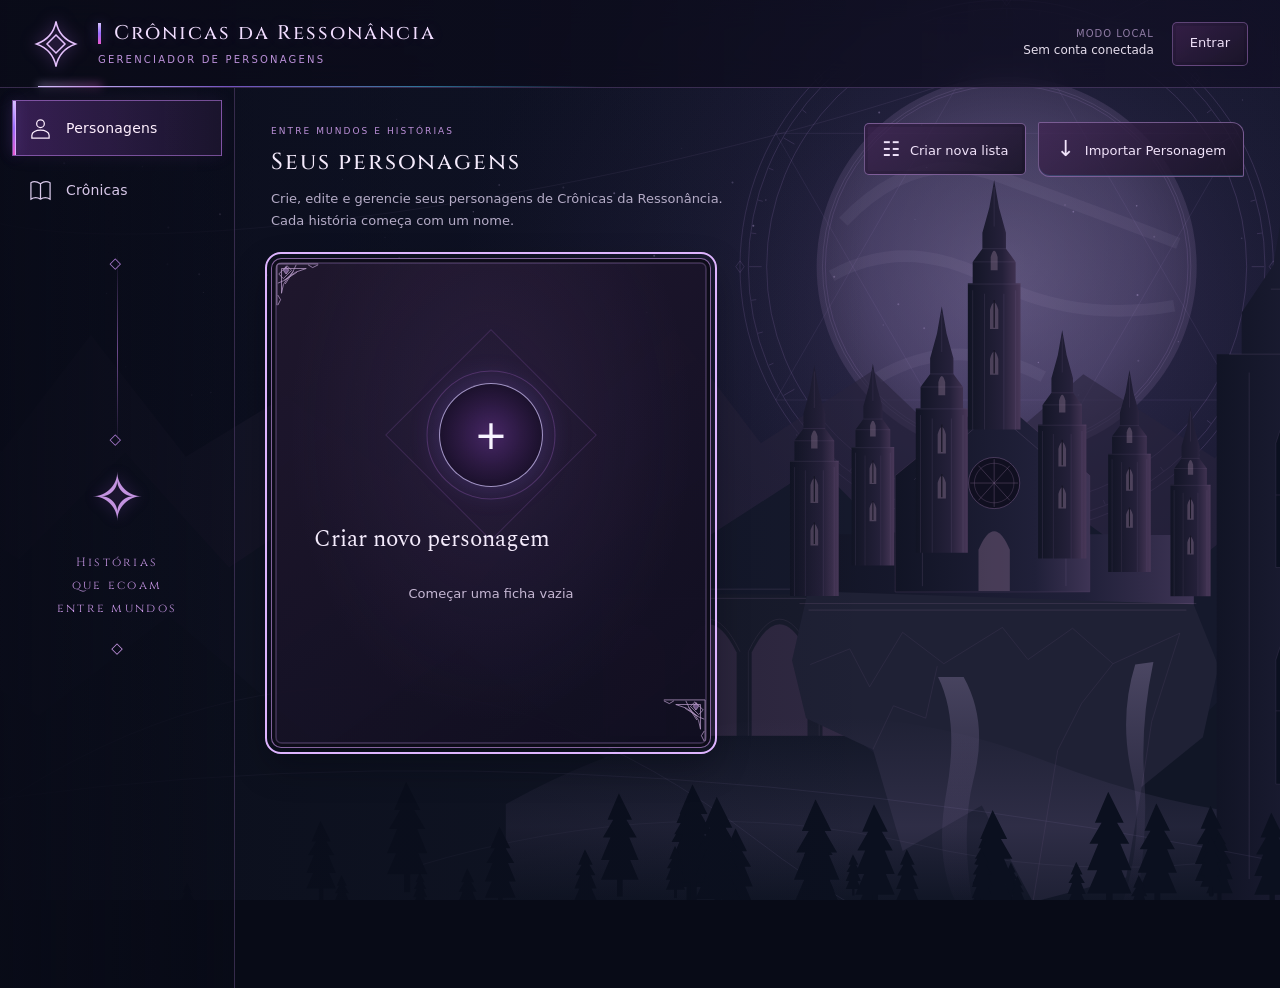
<file: index.html>
<!doctype html>
<html lang="pt-BR">
<head>
<base href="./engine/">
<meta http-equiv="Content-Security-Policy" content="default-src 'self' data: blob:; connect-src 'self' http://127.0.0.1:* http://localhost:* https://gejpqmrystvzezscmmkg.supabase.co wss://gejpqmrystvzezscmmkg.supabase.co; script-src 'self' 'unsafe-inline'; style-src 'self' 'unsafe-inline'; font-src 'self' data:; img-src 'self' data: blob:; frame-src 'self';">
  <meta charset="utf-8">
  <meta name="viewport" content="width=device-width, initial-scale=1, viewport-fit=cover">
  <meta name="theme-color" content="#171226">
  <title>Crônicas da Ressonância — Personagens</title>
  <link rel="stylesheet" href="style.css?v=2026-09-19-multi-tab-authority">
  <link rel="stylesheet" href="css/chronicles-workspace.css?v=2026-09-11-stable">
  <link rel="stylesheet" href="css/account-auth.css?v=2026-09-11-stable">
  <link rel="stylesheet" href="css/chronicles-online.css?v=2026-09-11-stable">
  <link rel="stylesheet" href="css/chronicles-sharing.css?v=2026-09-16-dynamic-layout">
  <link rel="stylesheet" href="css/chronicles-collaboration.css?v=confrontos-v2">
  <link rel="stylesheet" href="css/chronicles-online-combat.css?v=confrontos-v2-recursos-5">
  <link rel="stylesheet" href="css/chronicles-free-rolls.css?v=2026-09-11-stable">
  <link rel="stylesheet" href="css/final-polish.css?v=2026-09-14-layer-stabilization">
  <link rel="stylesheet" href="css/compact.css?v=2026-09-14-layout-foundation">
  <link rel="stylesheet" href="css/layout-foundation.css?v=2026-09-14-layer-stabilization">
  <link rel="stylesheet" href="css/layers.css?v=2026-09-14-layer-stabilization">
  <link rel="stylesheet" href="css/enchantments.css?v=2026-10-09-enchantments">
  <link rel="stylesheet" href="css/coyote-eyes.css?v=2026-10-10-coyote-eyes">
  <link rel="stylesheet" href="css/gold-generation.css?v=2026-10-10-defense-unlock">
  <link rel="stylesheet" href="../manager-ui/theme.css?v=woff2">
  <link rel="stylesheet" href="../account-access.css"><script src="../account-access.js" defer></script>
  <link rel="stylesheet" href="../navigation-effects.css"><script src="../navigation-effects.js?v=performance-preview" defer></script>
</head>
<body class="manager-view-open manager-v2" data-screen="manager">
  <main class="character-manager environment-root" id="characterManagerView" data-active-environment="characters" aria-label="Gerenciador de Crônicas da Ressonância">
    <div class="manager-app-shell">
      <header class="manager-topbar manager-environment-brand">
        <div class="manager-brand"><svg class="manager-brand-mark" viewBox="0 0 32 32" aria-hidden="true"><path d="M16 1Q18 12 29 16Q18 20 16 31Q14 20 3 16Q14 12 16 1Z"/><path d="M16 10L22 16 16 22 10 16Z"/></svg><div><h1>Crônicas da Ressonância</h1><p>Gerenciador de personagens</p></div></div>
      </header>

      <div class="manager-workspace">
        <aside class="manager-sidebar manager-environment-switcher">
          <nav class="manager-navigation" aria-label="Navegação principal">
            <button class="manager-nav-item active" type="button" data-manager-section="characters" aria-controls="managerCharactersPanel" aria-current="page">Personagens</button>
            <button class="manager-nav-item" type="button" data-manager-section="chronicles" aria-controls="managerChroniclesPanel">Crônicas</button>
          </nav><div class="manager-sidebar-art" aria-hidden="true"><span class="manager-arcane-line"></span><span class="manager-arcane-seal">✧</span><p>Histórias<br>que ecoam<br>entre mundos</p><span>◇</span></div>
        </aside>

        <div class="manager-content manager-environment-stage">
          <section class="manager-section manager-environment manager-environment-characters manager-characters-panel" id="managerCharactersPanel" data-manager-panel="characters" aria-label="Personagens" tabindex="-1">
            <header class="manager-characters-header"><div class="manager-directory-heading"><span class="manager-eyebrow">Entre mundos e histórias</span><h2 id="managerCharactersTitle">Seus personagens</h2><p>Crie, edite e gerencie seus personagens de Crônicas da Ressonância.<br>Cada história começa com um nome.</p></div><div class="manager-content-actions"><button class="btn secondary" id="managerCreateList" type="button" disabled>Criar nova lista</button>
              <button class="btn secondary" id="managerImportCharacter" type="button">Importar Personagem</button>
              <input id="managerImportFile" type="file" accept=".json,application/json" multiple hidden>
            </div></header>
            <nav id="characterListNavigation" class="manager-lists" aria-label="Listas de personagens" hidden></nav>
            <div id="characterListActions" class="manager-list-actions" hidden></div>
            <p id="characterListFeedback" class="manager-list-feedback" role="status" aria-live="polite"></p>
            <div class="character-gallery" id="characterCardList" aria-label="Personagens salvos" aria-live="polite">
              <button class="create-character-card" id="managerCreateCharacter" type="button">
                <span class="create-character-symbol" aria-hidden="true">+</span>
                <strong>Criar novo personagem</strong>
                <span>Começar uma ficha vazia</span>
              </button>
            </div>
          </section>

          <section class="manager-section manager-environment manager-environment-chronicles" id="managerChroniclesPanel" data-manager-panel="chronicles" aria-labelledby="managerChroniclesTitle" tabindex="-1" hidden>
            <div class="chronicles-index-view" id="chroniclesIndexView">
              <header class="chronicles-archive-header">
                <div class="chronicles-title-block">
                  <span class="chronicles-kicker">Arquivo narrativo</span>
                  <h2 id="managerChroniclesTitle">Crônicas</h2>
                  <p>Histórias, capítulos e registros que atravessam a Ressonância.</p>
                </div>

                <button class="new-chronicle-entry" id="openChronicleCreation" type="button">
                  <span class="new-chronicle-symbol" aria-hidden="true">+</span>
                  <span class="new-chronicle-copy">
                    <small>Novo registro</small>
                    <strong>Nova Crônica</strong>
                    <span>Iniciar uma nova história</span>
                  </span>
                </button>
              </header>

              <section class="chronicles-records" aria-labelledby="chroniclesRecordsTitle">
                <div class="chronicles-records-heading">
                  <div>
                    <span class="chronicles-kicker">Índice</span>
                  <h3 id="chroniclesRecordsTitle" tabindex="-1">Registros</h3>
                  </div>
                  <span class="chronicles-record-count" id="chroniclesRecordCount" aria-label="Nenhum registro">00</span>
                </div>

                <div class="chronicles-record-grid" id="chroniclesRecordGrid" aria-live="polite"></div>

                <div class="chronicles-loading-state" id="chroniclesLoadingState" role="status" aria-live="polite" hidden>
                  <span class="chronicles-loading-mark" aria-hidden="true"></span>
                  <div><strong>Atualizando Crônicas…</strong><span>Seus registros aparecerão assim que a conta responder.</span></div>
                </div>

                <div class="chronicles-empty-state" id="chroniclesEmptyState">
                  <strong>Nenhuma Crônica registrada.</strong>
                  <span>Quando o arquivo for iniciado, suas histórias aparecerão aqui.</span>
                </div>
              </section>
            </div>

            <section class="chronicle-create-view" id="chronicleCreateView" aria-labelledby="chronicleCreateTitle" hidden>
              <button class="chronicle-create-back" id="backToChroniclesIndex" type="button">← Voltar para Crônicas</button>

              <header class="chronicle-create-heading">
                <span class="chronicles-kicker" id="chronicleFormKicker">Novo registro narrativo</span>
                <h2 id="chronicleCreateTitle" tabindex="-1">Nova Crônica</h2>
                <p id="chronicleFormDescription">Defina a apresentação inicial da história e escolha onde ela será armazenada.</p>
              </header>

              <form class="chronicle-create-form" id="chronicleCreateForm" novalidate>
                <section class="chronicle-cover-section" aria-labelledby="chronicleCoverTitle">
                  <div class="chronicle-form-section-heading">
                    <div>
                      <span class="chronicles-kicker">Capa</span>
                      <h3 id="chronicleCoverTitle">Imagem da Crônica</h3>
                    </div>
                    <span>Opcional · enquadramento 16:9</span>
                  </div>

                  <div class="chronicle-cover-preview" id="chronicleCoverPreview" data-has-cover="false">
                    <img id="chronicleCoverPreviewImage" alt="Prévia da capa selecionada" hidden>
                    <div class="chronicle-cover-placeholder" id="chronicleCoverPlaceholder">
                      <span aria-hidden="true">◇</span>
                      <strong>Nenhuma capa selecionada</strong>
                      <small>A imagem será ajustada para uma composição horizontal.</small>
                    </div>
                  </div>

                  <div class="chronicle-cover-actions">
                    <label class="btn secondary chronicle-cover-select">
                      <span id="chronicleCoverSelectLabel">Adicionar imagem</span>
                      <input id="chronicleCoverInput" type="file" accept="image/*" hidden>
                    </label>
                    <button class="btn secondary" id="removeChronicleCover" type="button" hidden>Remover imagem</button>
                    <span class="chronicle-cover-status" id="chronicleCoverStatus" aria-live="polite"></span>
                  </div>
                </section>

                <div class="chronicle-create-fields">
                  <label class="chronicle-form-field" for="chronicleName">
                    <span>Nome da Crônica <strong aria-hidden="true">*</strong></span>
                    <input id="chronicleName" name="name" type="text" maxlength="120" autocomplete="off" required>
                  </label>

                  <label class="chronicle-form-field" for="chronicleSynopsis">
                    <span>Sinopse <small>Opcional</small></span>
                    <textarea id="chronicleSynopsis" name="synopsis" rows="5" maxlength="1200" placeholder="Uma apresentação breve da história..."></textarea>
                  </label>

                  <fieldset class="chronicle-type-fieldset" id="chronicleTypeFieldset">
                    <legend>Tipo de Crônica <strong aria-hidden="true">*</strong></legend>
                    <div class="chronicle-type-options">
                      <label>
                        <input type="radio" name="chronicleType" value="campaign">
                        <span>Campanha</span>
                      </label>
                      <label>
                        <input type="radio" name="chronicleType" value="oneshot">
                        <span>One-shot</span>
                      </label>
                    </div>
                  </fieldset>
                </div>

                <p class="chronicle-form-feedback" id="chronicleFormFeedback" role="status" aria-live="polite"></p>

                <div class="chronicle-create-submit-row">
                  <button class="btn" id="createChronicleButton" type="submit">Criar Crônica</button>
                </div>

                <section class="chronicle-danger-zone" id="chronicleDangerZone" aria-labelledby="chronicleDangerTitle" hidden>
                  <div>
                    <span class="chronicles-kicker">Zona destrutiva</span>
                    <h3 id="chronicleDangerTitle">Excluir Crônica</h3>
                    <p>Remove definitivamente este registro e sua capa deste navegador.</p>
                  </div>
                  <button class="btn danger" id="deleteChronicleButton" type="button">Excluir Crônica</button>
                </section>
              </form>
            </section>

            <section class="chronicle-detail-view" id="chronicleDetailView" aria-labelledby="chronicleDetailTitle" hidden>
              <button class="chronicle-detail-back" id="backFromChronicleDetail" type="button">← Voltar para Crônicas</button>

              <header class="chronicle-detail-masthead">
                <figure class="chronicle-detail-cover" id="chronicleDetailCover">
                  <img id="chronicleDetailCoverImage" alt="" hidden>
                  <div class="chronicle-detail-cover-placeholder" id="chronicleDetailCoverPlaceholder" aria-hidden="true">
                    <span>◇</span>
                  </div>
                </figure>

                <div class="chronicle-detail-identity">
                  <div class="chronicle-detail-metadata">
                    <span id="chronicleDetailIndex">01</span>
                    <span aria-hidden="true">·</span>
                    <span id="chronicleDetailType">Campanha</span>
                  </div>
                  <span class="chronicles-kicker">Registro ativo</span>
                  <h2 id="chronicleDetailTitle" tabindex="-1"></h2>
                  <p id="chronicleDetailSynopsis" hidden></p>
                </div>
              </header>

              <div class="chronicle-detail-workspace">
                <main class="chronicle-detail-main">
                  <div class="chronicle-detail-navigation-row">
                    <div class="chronicle-detail-tabs" role="tablist" aria-label="Áreas da Crônica">
                      <button id="chronicleTabOverview" type="button" role="tab" aria-selected="true" aria-controls="chroniclePanelOverview" tabindex="0" data-chronicle-detail-tab="overview">
                        <span aria-hidden="true">01</span>
                        Visão Geral
                      </button>
                      <button id="chronicleTabCast" type="button" role="tab" aria-selected="false" aria-controls="chroniclePanelCast" tabindex="-1" data-chronicle-detail-tab="cast">
                        <span aria-hidden="true">02</span>
                        Elenco
                      </button>
                      <button id="chronicleTabParticipants" type="button" role="tab" aria-selected="false" aria-controls="chroniclePanelParticipants" tabindex="-1" data-chronicle-detail-tab="participants">
                        <span aria-hidden="true">03</span>
                        Participantes
                      </button>
                      <button id="chronicleTabEncounters" type="button" role="tab" aria-selected="false" aria-controls="chroniclePanelEncounters" tabindex="-1" data-chronicle-detail-tab="encounters">
                        <span aria-hidden="true">04</span>
                        Confrontos
                      </button>
                      <button id="chronicleTabFreeRolls" type="button" role="tab" aria-selected="false" aria-controls="chroniclePanelFreeRolls" tabindex="-1" data-chronicle-detail-tab="free-rolls">
                        <span aria-hidden="true">05</span>
                        Rolagens Livres
                      </button>
                    </div>

                    <button class="chronicle-mobile-actions-trigger" id="openChronicleActions" type="button" aria-expanded="false" aria-controls="chronicleActionsPanel">Ações</button>
                  </div>

                  <section class="chronicle-detail-panel chronicle-overview-panel" id="chroniclePanelOverview" role="tabpanel" aria-labelledby="chronicleTabOverview" tabindex="0" data-chronicle-detail-panel="overview">
                    <header class="chronicle-overview-heading">
                      <span class="chronicles-kicker">Arquivo</span>
                      <h3>Registro da Crônica</h3>
                    </header>
                    <dl class="chronicle-overview-metadata" aria-label="Informações da Crônica">
                      <div>
                        <dt>Tipo</dt>
                        <dd id="chronicleOverviewType"></dd>
                      </div>
                      <div>
                        <dt>Criação</dt>
                        <dd id="chronicleOverviewCreatedAt"></dd>
                      </div>
                      <div>
                        <dt>Última alteração</dt>
                        <dd id="chronicleOverviewUpdatedAt"></dd>
                      </div>
                    </dl>
                  </section>
                  <section class="chronicle-detail-panel chronicle-cast-panel" id="chroniclePanelCast" role="tabpanel" aria-labelledby="chronicleTabCast" tabindex="0" data-chronicle-detail-panel="cast" hidden>
                    <div class="chronicle-cast-consult" id="chronicleCastConsultView">
                      <header class="chronicle-cast-heading">
                        <div>
                          <h3>Elenco</h3>
                        </div>
                        <span class="chronicle-cast-count" id="chronicleCastCount" aria-label="Nenhum personagem no Elenco">00</span>
                        <button class="btn secondary" id="manageChronicleCast" type="button">Gerenciar Elenco</button>
                      </header>

                      <p class="chronicle-cast-feedback" id="chronicleCastFeedback" role="status" aria-live="polite"></p>
                      <div class="chronicle-cast-list" id="chronicleCastList" aria-label="Personagens vinculados"></div>

                      <div class="chronicle-cast-empty" id="chronicleCastEmpty" hidden>
                        <span class="chronicle-cast-empty-mark" aria-hidden="true">◇</span>
                        <div>
                          <strong>Nenhum personagem vinculado</strong>
                          <p>Conecte personagens existentes a esta Crônica sem criar cópias das fichas.</p>
                        </div>
                      </div>
                    </div>

                    <div class="chronicle-cast-manager" id="chronicleCastManagerView" hidden>
                      <header class="chronicle-cast-heading chronicle-cast-manager-heading">
                        <div>
                          <span class="chronicles-kicker">Organizar vínculos</span>
                          <h3>Gerenciar Elenco</h3>
                        </div>
                        <span class="chronicle-cast-selection-count" id="chronicleCastSelectionCount" aria-live="polite">0 selecionados</span>
                      </header>

                      <label class="chronicle-cast-search">
                        <span>Buscar personagem</span>
                        <input id="chronicleCastSearch" type="search" placeholder="Buscar personagem..." autocomplete="off">
                      </label>

                      <p class="chronicle-cast-feedback" id="chronicleCastManagerFeedback" role="status" aria-live="polite"></p>
                      <div class="chronicle-cast-selection-list" id="chronicleCastSelectionList" role="group" aria-label="Selecionar personagens para o Elenco"></div>
                      <p class="chronicle-cast-no-results" id="chronicleCastNoResults" hidden>Nenhum personagem corresponde à busca.</p>

                      <div class="chronicle-cast-manager-actions">
                        <button class="btn secondary" id="cancelChronicleCastManagement" type="button">Cancelar</button>
                        <button class="btn" id="saveChronicleCast" type="button">Salvar Elenco</button>
                      </div>
                    </div>
                  </section>
                  <section class="chronicle-detail-panel chronicle-participants-panel" id="chroniclePanelParticipants" role="tabpanel" aria-labelledby="chronicleTabParticipants" tabindex="0" data-chronicle-detail-panel="participants" hidden>
                    <header class="chronicle-participants-heading">
                      <div><h3>Participantes</h3></div>

                    </header>
                    <p class="chronicle-participants-feedback" id="chronicleParticipantsFeedback" role="status" aria-live="polite"></p>
                    <form class="chronicle-participant-editor" id="chronicleParticipantForm" aria-labelledby="chronicleParticipantFormTitle" novalidate hidden>
                      <h4 id="chronicleParticipantFormTitle">Adicionar participante</h4>
                      <label for="chronicleParticipantName">Nome</label>
                      <input id="chronicleParticipantName" type="text" maxlength="120" required autocomplete="off" enterkeyhint="done" aria-describedby="chronicleParticipantNameHelp chronicleParticipantFormFeedback">
                      <span class="chronicle-participant-help" id="chronicleParticipantNameHelp">Obrigatório · até 120 caracteres.</span>
                      <p class="chronicle-participants-feedback" id="chronicleParticipantFormFeedback" role="status" aria-live="polite"></p>
                      <div class="chronicle-participant-form-actions">
                        <button class="btn secondary" id="cancelChronicleParticipant" type="button">Cancelar</button>
                        <button class="btn" id="saveChronicleParticipant" type="submit">Salvar participante</button>
                      </div>
                    </form>
                    <div class="chronicle-participants-empty" id="chronicleParticipantsEmpty" hidden>
                      <p>Nenhum participante foi adicionado a esta Crônica.</p>
                    </div>
                    <ol class="chronicle-participants-list" id="chronicleParticipantsList" aria-label="Participantes desta Crônica"></ol>
                  </section>
                  <section class="chronicle-detail-panel" id="chroniclePanelEncounters" role="tabpanel" aria-labelledby="chronicleTabEncounters" tabindex="0" data-chronicle-detail-panel="encounters" hidden>
                    <header class="confrontation-index-heading"><div><h3>Confrontos</h3></div></header>
                    <p id="confrontationIndexFeedback" class="confrontation-feedback" role="status" aria-live="polite"></p>
                    
                    <div id="confrontationEmpty" class="confrontation-empty" hidden><p>Nenhum Confronto ativo nesta Crônica.</p></div>
                    <ol id="confrontationIndex" class="confrontation-index" aria-label="Confrontos desta Crônica"></ol>
                  </section>
                  <section class="chronicle-detail-panel chronicle-free-rolls-panel" id="chroniclePanelFreeRolls" role="tabpanel" aria-labelledby="chronicleTabFreeRolls" tabindex="0" data-chronicle-detail-panel="free-rolls" hidden>
                    <header class="chronicle-free-rolls-heading">
                      <div>
                        <span class="chronicles-kicker">Resultados compartilhados</span>
                        <h3>Rolagens Livres</h3>
                        <p>Resultados realizados pelas fichas fora de Confrontos.</p>
                      </div>
                      <button class="btn secondary" id="refreshChronicleFreeRolls" type="button">Atualizar</button>
                    </header>
                    <p class="chronicle-free-rolls-status" id="chronicleFreeRollsStatus" role="status" aria-live="polite"></p>
                    <ol class="chronicle-free-rolls-list" id="chronicleFreeRollsList" aria-label="Rolagens livres desta Crônica"></ol>
                    <div class="chronicle-free-rolls-empty" id="chronicleFreeRollsEmpty" hidden>
                      <span aria-hidden="true">◇</span>
                      <div>
                        <strong>Nenhuma rolagem livre registrada</strong>
                        <p>Resultados enviados pelas fichas para esta Crônica aparecerão aqui.</p>
                      </div>
                    </div>
                    <button class="btn secondary chronicle-free-rolls-more" id="loadMoreChronicleFreeRolls" type="button" hidden>Carregar mais</button>
                    <p class="sr-only" id="chronicleFreeRollsAnnouncement" role="status" aria-live="polite" aria-atomic="true"></p>
                  </section>
                </main>

                <aside class="chronicle-actions-panel" id="chronicleActionsPanel" aria-labelledby="chronicleActionsTitle">
                  <header class="chronicle-actions-heading">
                    <div>
                      <h3 id="chronicleActionsTitle">Ações da Crônica</h3>
                    </div>
                    <button class="chronicle-actions-close" id="closeChronicleActions" type="button" aria-label="Fechar ações">×</button>
                  </header>

                  <p class="sr-only" id="chronicleActionsUnavailable">Esta ação não está disponível neste contexto.</p>
                  <div class="chronicle-actions-list">
                    <button class="chronicle-context-action" id="editChronicleAction" type="button">Editar Crônica</button>
                    <button class="chronicle-context-action master-shield" id="openMasterShield" type="button">Escudo do Mestre</button>
                    <button class="chronicle-context-action" id="inviteChronicleAction" type="button" hidden>Convidar Participantes</button>
                  </div>
                  <div class="chronicle-online-promotion">
                    <button class="btn secondary" id="makeChronicleOnlineAction" type="button" hidden>Criar versão Online</button>
                  </div>
                </aside>
              </div>

              <div class="chronicle-actions-backdrop" id="chronicleActionsBackdrop" hidden></div>
            </section>
            <section id="chronicleMasterShieldView" class="master-shield-view" aria-labelledby="masterShieldTitle" hidden>
              <div class="master-module-actions"><button type="button" class="btn secondary" id="backFromMasterShield">← Voltar para a Crônica</button><button type="button" class="btn secondary" id="lockMasterShield" hidden>Bloquear Escudo</button></div>
              <header class="master-shield-heading">
                <p class="master-shield-eyebrow">Arquivo reservado · armazenamento local</p>
                <h2 id="masterShieldTitle" tabindex="-1">Escudo do Mestre</h2>
                <p id="masterShieldChronicleName" class="master-shield-context"></p>
                <details class="master-shield-details"><summary>Informações da Crônica</summary><p class="master-shield-metadata"><span id="masterShieldChronicleType"></span><span id="masterShieldChronicleDate"></span></p></details>
              </header>
              <div id="masterShieldAccess"></div>
              <div id="masterShieldPrivate" hidden>
                <p id="masterShieldFeedback" class="master-shield-feedback" role="status" aria-live="polite"></p>
                <div id="masterDashboard" class="master-dashboard">
                  <button type="button" data-master-module="hunters"><strong>Caçadores</strong><span id="masterHuntersSummary">Consulta do Elenco</span></button>
                  <button type="button" data-master-module="combats"><strong>Combates</strong><span id="masterCombatsSummary">Preparar e iniciar Confrontos</span></button>
                </div>
                <div id="masterModule" hidden>
                  <button type="button" class="btn secondary" id="backToMasterDashboard">← Painel do Mestre</button>
                  <h3 id="masterModuleTitle" tabindex="-1"></h3>
                  <section id="masterHuntersModule" hidden><p id="masterShieldCastFeedback" role="status"></p><ul id="masterShieldCastList"></ul></section>
                  <section id="masterCombatsModule" hidden>
                    <div id="masterCombatsOverview">
                      <header class="master-combats-heading"><div><span class="chronicles-kicker">Preparação e sessão</span><p>Continue o encontro ativo ou prepare o próximo.</p></div><button type="button" class="btn" id="createMasterConfrontation">Criar Confronto</button></header>
                      <p id="masterShieldConfrontationsFeedback" role="status"></p>
                      <ul id="masterShieldConfrontationsList"></ul>
                    </div>
                    <div id="masterCombatEditorHost"></div>
                  </section>
                </div>
              </div>
            </section>
            <section id="confrontationView" class="confrontation-view" aria-labelledby="confrontationTitle" hidden>
              <button id="backFromConfrontation" type="button" class="chronicle-detail-back">← Voltar para Confrontos</button>
              <header class="confrontation-masthead">
                <div><span class="chronicles-kicker" id="confrontationChronicleName"></span><span class="confrontation-eyebrow">Confronto</span><h2 id="confrontationTitle" tabindex="-1"></h2><p id="confrontationDescription" hidden></p></div>
                <div class="confrontation-row-actions"><button id="editConfrontation" type="button" class="btn secondary">Editar Confronto</button><button id="startConfrontation" type="button" class="btn" hidden>Iniciar Confronto</button><button id="endConfrontation" type="button" class="btn secondary" hidden>Encerrar Confronto</button></div>
              </header>
              <p id="confrontationFeedback" class="confrontation-feedback" role="status" aria-live="polite"></p>
              <div id="confrontationEditorHost"></div><p id="confrontationPreparationHelp" class="confrontation-help" hidden>Monte a composição abaixo. Nada será gravado até Salvar Confronto.</p>
              <div class="confrontation-workspace">
                <main class="confrontation-combatants" aria-labelledby="combatantsTitle">
                  <header class="confrontation-combatants-heading"><span class="chronicles-kicker">Frentes da batalha</span><h3 id="combatantsTitle">Combatentes</h3></header>
                  <section class="confrontation-characters" aria-labelledby="confrontationCharactersTitle">
                    <header class="confrontation-section-heading"><h4 id="confrontationCharactersTitle">Personagens do grupo</h4><button class="btn secondary" id="selectConfrontationCharacters" type="button">Selecionar personagens</button></header>
                    <form id="confrontationSelectionForm" class="confrontation-editor" aria-labelledby="confrontationSelectionTitle" hidden>
                      <h5 id="confrontationSelectionTitle">Selecionar personagens</h5>
                      <p id="confrontationSelectionHelp" class="confrontation-help">Selecione suas fichas para o Confronto. Remover da seleção não exclui o personagem.</p>
                      <label for="confrontationCharacterSearch">Buscar personagem</label><input id="confrontationCharacterSearch" type="search" placeholder="Buscar personagem..." autocomplete="off">
                      <p id="confrontationSelectionCount" class="confrontation-help" aria-live="polite"></p>
                      <div id="confrontationSelectionList" class="confrontation-selection-list" role="group" aria-label="Personagens disponíveis"></div>
                      <p id="confrontationSelectionFeedback" class="confrontation-feedback" role="status" aria-live="polite"></p>
                      <div class="confrontation-form-actions"><button class="btn secondary" id="cancelConfrontationSelection" type="button">Cancelar</button><button class="btn" type="submit">Salvar seleção</button></div>
                    </form>
                    <div id="confrontationCharacters" class="confrontation-character-list"></div>
                  </section>
                  <section class="confrontation-adversaries" aria-labelledby="confrontationAdversariesTitle">
                    <header class="confrontation-section-heading"><h4 id="confrontationAdversariesTitle">Adversários</h4><button class="btn secondary" id="addConfrontationAdversary" type="button">Adicionar adversário</button></header>
                    <form id="confrontationAdversaryForm" class="confrontation-editor" aria-labelledby="confrontationAdversaryFormTitle" novalidate hidden>
                      <h5 id="confrontationAdversaryFormTitle">Adicionar adversário</h5>
                      <div id="confrontationAdversarySource">
                        <label for="confrontationAdversaryCharacter">Usar um personagem salvo</label>
                        <select id="confrontationAdversaryCharacter"><option value="">Escolher uma ficha…</option></select>
                        <p class="confrontation-help">Copia a ficha completa para este Confronto, incluindo Perícias e ações cadastradas. Os recursos do exemplar são independentes; a ficha original permanece preservada.</p>
                      </div>
                      <label for="confrontationAdversaryName">Nome <span class="confrontation-help">obrigatório · até 120 caracteres</span></label><input id="confrontationAdversaryName" required maxlength="120" autocomplete="off" aria-describedby="confrontationAdversaryFeedback">
                      <div class="confrontation-numeric-fields">
                        <label>PV atual<input id="confrontationAdversaryPVCurrent" type="number" min="0" step="1" inputmode="numeric" aria-describedby="confrontationPVHelp confrontationAdversaryFeedback"></label>
                        <label>PV máximo<input id="confrontationAdversaryPVMax" type="number" min="1" step="1" inputmode="numeric" aria-describedby="confrontationPVHelp confrontationAdversaryFeedback"></label>
                        <label>DEF<input id="confrontationAdversaryDefense" type="number" step="1" inputmode="numeric" aria-describedby="confrontationAdversaryFeedback"></label>
                      </div>
                      <p id="confrontationPVHelp" class="confrontation-help">PV e DEF podem ser ajustados para este Confronto. Informe os dois valores de PV ou deixe ambos vazios.</p>
                      <p id="confrontationAdversaryFeedback" class="confrontation-feedback" role="status" aria-live="polite"></p>
                      <div class="confrontation-form-actions"><button class="btn secondary" id="cancelConfrontationAdversary" type="button">Cancelar</button><button class="btn" type="submit">Salvar adversário</button></div>
                    </form>
                    <ol id="confrontationAdversaries" class="confrontation-adversary-list" aria-label="Adversários do Confronto"></ol>
                  </section>
                </main>
              </div>
              <div id="confrontationCompositionActions" class="confrontation-form-actions" hidden><button id="cancelConfrontationComposition" type="button" class="btn secondary">Cancelar</button><button id="saveConfrontationComposition" type="button" class="btn">Salvar Confronto</button></div>
            </section>
            <form id="confrontationForm" class="confrontation-editor" aria-labelledby="confrontationFormTitle" novalidate hidden>
              <h3 id="confrontationFormTitle">Novo Confronto</h3>
              <label for="confrontationName">Nome <span class="confrontation-help">obrigatório · até 120 caracteres</span></label><input id="confrontationName" required maxlength="120" autocomplete="off" aria-describedby="confrontationFormFeedback">
              <label for="confrontationDescriptionInput">Descrição <span class="confrontation-help">opcional · até 1.200 caracteres</span></label><textarea id="confrontationDescriptionInput" maxlength="1200" rows="3" aria-describedby="confrontationFormFeedback"></textarea>
              <p id="confrontationFormFeedback" class="confrontation-feedback" role="status" aria-live="polite"></p>
              <div class="confrontation-form-actions" id="confrontationMetadataActions"><button class="btn secondary" id="cancelConfrontationForm" type="button">Cancelar</button><button class="btn" id="saveConfrontation" type="submit">Criar Confronto</button></div>
              <div class="confrontation-danger-zone" id="confrontationDangerZone" hidden><p>Excluir remove este Confronto e seus adversários. As fichas originais permanecem intactas.</p><button class="btn danger" id="deleteConfrontation" type="button">Excluir Confronto</button></div>
            </form>
          </section>

        </div>
      </div>
    </div>
  </main>

  <div class="character-sheet-view" id="characterSheetView" hidden>
  <header class="app-header">
    <div id="sheetBrand">
      <span class="eyebrow">Alpha · Ficha v1.0</span>
      <h1>Crônicas da Ressonância</h1>
      <p>Ficha digital de personagem</p>
      <div class="gold-generation-controls" id="goldGenerationControls" hidden>
        <span class="gold-mode-title">✦ Geração de Ouro</span>
        <button class="btn secondary" id="goldGenerationToggle" type="button" aria-pressed="false">Aparência Alpha</button>
      </div>
    </div>
    <div class="header-actions">
      <button class="btn secondary back-to-characters" id="voltarPersonagens" type="button">Voltar aos personagens</button>
      <button class="btn secondary" id="exportarFicha" type="button">Exportar</button>
      <label class="btn secondary file-button">
        Importar
        <input id="importarFicha" type="file" accept="application/json" hidden>
      </label>
      <button class="btn danger" id="excluirPersonagem" type="button">Excluir personagem</button>
    </div>
  </header>

  <aside class="mobile-resource-bar" id="mobileResourceBar" aria-label="Recursos rápidos do personagem">
    <div class="mobile-resource-values" id="mobileResourceValues">
      <button class="mobile-resource-item pv" type="button" data-quick-resource="pvAtual" aria-label="Abrir ajuste rápido de Pontos de Vida">
        <span class="mobile-resource-label">PV</span>
        <span class="mobile-resource-numbers"><output id="mobilePvAtual">0</output><span>/</span><output id="mobilePvMax">0</output></span>
      </button>
      <button class="mobile-resource-item pn" type="button" data-quick-resource="pnAtual" aria-label="Abrir ajuste rápido de Pontos de Nexo">
        <span class="mobile-resource-label">PN</span>
        <span class="mobile-resource-numbers"><output id="mobilePnAtual">0</output><span>/</span><output id="mobilePnMax">0</output></span>
      </button>
      <button class="mobile-resource-item ps" type="button" data-quick-resource="psAtual" aria-label="Abrir ajuste rápido de Pontos de Sanidade">
        <span class="mobile-resource-label">PS</span>
        <span class="mobile-resource-numbers"><output id="mobilePsAtual">20</output><span>/</span><output id="mobilePsMax">20</output></span>
      </button>
      <button class="mobile-resource-item defense" type="button" data-quick-defense aria-label="Ir para Defesa">
        <span class="mobile-resource-label">DEF</span>
        <output class="mobile-resource-numbers" id="mobileDefesa">11</output>
      </button>
    </div>
    <button class="mobile-resource-toggle" id="mobileResourceToggle" type="button" aria-expanded="true" aria-controls="mobileResourceValues" aria-label="Recolher barra de recursos">
      <span aria-hidden="true">⌃</span>
    </button>
  </aside>

  <aside class="sheet-edit-authority" id="sheetEditAuthority" role="status" aria-live="polite" hidden>
    <div>
      <strong id="sheetEditAuthorityTitle">Visualização segura</strong>
      <span id="sheetEditAuthorityMessage">Esta ficha está sendo editada em outra aba.</span>
    </div>
    <button class="btn secondary" id="takeOverCharacterEditing" type="button">Assumir edição nesta aba</button>
  </aside>

  <main class="sheet-layout">
    <section class="panel character-panel mobile-section active" data-mobile-section="resumo">
      <div class="panel-title-row">
        <div>
          <span class="section-kicker">Personagem</span>
          <h2>Informações</h2>
        </div>
        <div class="save-summary">
          <span class="autosave-status" id="autosaveStatus" role="status" aria-live="polite">Salvo neste navegador</span>
          <button class="sheet-online-sync-status" id="sheetOnlineSyncStatus" type="button" disabled aria-live="polite">Apenas Local</button>
        </div>
      </div>

      <div class="identity-top status-panel">
        <label class="portrait-upload" title="Clique para escolher uma imagem">
          <img id="fotoPreview" alt="Foto do personagem">
          <span id="fotoPlaceholder">Adicionar foto</span>
          <input id="fotoPersonagem" type="file" accept="image/*" hidden>
        </label>

        <div class="resources-grid">
          <article class="resource-card pv-card" data-resource-card="pvAtual">
            <div class="resource-heading">
              <span>PV</span>
              <small>Pontos de Vida</small>
            </div>
            <div class="resource-readout">
              <div class="resource-values">
                <input id="pvAtual" type="number" min="0" value="0" aria-label="PV atual">
                <span>/</span>
                <input id="pvMax" type="number" min="0" value="0" aria-label="PV máximo">
              </div>
              <div class="resource-progress" aria-hidden="true"><span id="pvProgress"></span></div>
            </div>
            <div class="resource-steps" aria-label="Ajustes rápidos de PV">
              <button type="button" data-resource="pvAtual" data-step="-10">−10</button>
              <button type="button" data-resource="pvAtual" data-step="-1">−1</button>
              <button type="button" data-resource="pvAtual" data-step="1">+1</button>
              <button type="button" data-resource="pvAtual" data-step="10">+10</button>
            </div>
            <label class="temporary-health">PV temporários<input id="pvTemporarios" type="number" min="0" value="0"></label>
          </article>

          <article class="resource-card pn-card" data-resource-card="pnAtual">
            <div class="resource-heading">
              <span>PN</span>
              <small>Pontos de Nexo</small>
            </div>
            <div class="resource-readout">
              <div class="resource-values">
                <input id="pnAtual" type="number" min="0" value="0" aria-label="PN atual">
                <span>/</span>
                <input id="pnMax" type="number" min="0" value="0" aria-label="PN máximo">
              </div>
              <div class="resource-progress" aria-hidden="true"><span id="pnProgress"></span></div>
            </div>
            <div class="resource-steps" aria-label="Ajustes rápidos de PN">
              <button type="button" data-resource="pnAtual" data-step="-10">−10</button>
              <button type="button" data-resource="pnAtual" data-step="-1">−1</button>
              <button type="button" data-resource="pnAtual" data-step="1">+1</button>
              <button type="button" data-resource="pnAtual" data-step="10">+10</button>
            </div>
          </article>

          <article class="resource-card ps-card" data-resource-card="psAtual">
            <div class="resource-heading">
              <span>PS</span>
              <small>Pontos de Sanidade</small>
            </div>
            <div class="resource-readout">
              <div class="resource-values">
                <input id="psAtual" type="number" min="0" value="20" aria-label="PS atual">
                <span>/</span>
                <input id="psMax" type="number" min="0" value="20" aria-label="PS máximo">
              </div>
              <div class="resource-progress" aria-hidden="true"><span id="psProgress"></span></div>
            </div>
            <div class="resource-steps" aria-label="Ajustes rápidos de PS">
              <button type="button" data-resource="psAtual" data-step="-10">−10</button>
              <button type="button" data-resource="psAtual" data-step="-1">−1</button>
              <button type="button" data-resource="psAtual" data-step="1">+1</button>
              <button type="button" data-resource="psAtual" data-step="10">+10</button>
            </div>
          </article>

          <article class="resource-card defense-card" tabindex="-1">
            <div class="defense-value">
              <span class="defense-label">DEF</span>
              <strong id="defesaTotal">11</strong>
            </div>
            <small class="defense-formula">10 + Agilidade + Reflexos + modificadores aplicáveis<span id="defensePenaltySummary" hidden> · −3 recuperação ressonante</span></small>
          </article>
        </div>
      </div>

      <section class="critical-states" id="criticalStatesSection" aria-labelledby="criticalStatesTitle" hidden>
        <div class="critical-states-heading">
          <div>
            <span class="section-kicker">Estado crítico</span>
            <h3 id="criticalStatesTitle">Acompanhamento</h3>
          </div>
          <span id="criticalStatesCount" aria-live="polite">0 ativos</span>
        </div>

        <div class="critical-state-list">
          <article class="critical-state-card dying-state" id="dyingStatePanel" aria-labelledby="dyingStateTitle" hidden>
            <div class="critical-state-card-heading">
              <div>
                <span class="critical-state-kind">PV em 0</span>
                <h4 id="dyingStateTitle">Morrendo</h4>
              </div>
              <output id="dyingRoundLabel">Rodada 1 de 3</output>
            </div>
            <p>O personagem está inconsciente e não pode agir.</p>
            <div class="critical-round-track" id="dyingRoundTrack" aria-label="Rodadas concluídas em Morrendo"></div>
            <p class="critical-state-reference"><strong>Medicina — DT 20</strong> · O teste deve ser realizado manualmente.</p>
            <p class="critical-state-outcome" id="dyingStateOutcome" role="status" aria-live="polite" hidden></p>
            <div class="critical-state-actions">
              <button class="btn danger small" id="advanceDyingRound" type="button">Concluir rodada sem estabilização</button>
              <button class="btn secondary small" id="undoDyingRound" type="button">Desfazer rodada</button>
              <button class="btn small" id="stabilizeDying" type="button">Estabilizar por Medicina</button>
              <button class="btn secondary small" id="healDying" type="button">Registrar cura</button>
            </div>
          </article>

          <article class="critical-state-card losing-mind-state" id="losingMindStatePanel" aria-labelledby="losingMindStateTitle" hidden>
            <div class="critical-state-card-heading">
              <div>
                <span class="critical-state-kind">PS em 0</span>
                <h4 id="losingMindStateTitle">Enlouquecendo</h4>
              </div>
              <output id="losingMindRoundLabel">Rodada 1 de 3</output>
            </div>
            <p>O personagem perdeu o controle da própria mente.</p>
            <div class="critical-round-track" id="losingMindRoundTrack" aria-label="Rodadas concluídas em Enlouquecendo"></div>
            <p class="critical-state-reference"><strong>Diplomacia — DT 20</strong> · O teste deve ser realizado manualmente.</p>
            <p class="critical-state-outcome" id="losingMindStateOutcome" role="status" aria-live="polite" hidden></p>
            <div class="critical-state-actions">
              <button class="btn danger small" id="advanceLosingMindRound" type="button">Registrar falha e concluir rodada</button>
              <button class="btn secondary small" id="undoLosingMindRound" type="button">Desfazer rodada</button>
              <button class="btn small" id="resolveLosingMind" type="button">Registrar sucesso</button>
            </div>
          </article>

          <article class="critical-state-card resonant-recovery-state" id="resonantRecoveryPanel" aria-labelledby="resonantRecoveryTitle" hidden>
            <div class="critical-state-card-heading">
              <div>
                <span class="critical-state-kind">Efeito derivado</span>
                <h4 id="resonantRecoveryTitle">Recuperação ressonante</h4>
              </div>
              <strong>−3 DEF</strong>
            </div>
            <p>A penalidade permanece até o personagem descansar adequadamente.</p>
            <div class="critical-state-actions">
              <button class="btn secondary small" id="registerRest" type="button">Registrar descanso</button>
            </div>
          </article>
        </div>
      </section>

      <section class="identity-section" aria-labelledby="identitySectionTitle">
        <div class="section-blade-heading">
          <span class="section-kicker">Personagem</span>
          <h3 id="identitySectionTitle">Identidade</h3>
        </div>

        <div class="form-grid character-info-grid">
          <label class="identity-name-field"><span>Nome</span><input id="nome" type="text" placeholder="Nome do personagem"></label>
          <label class="identity-class-field"><span>Classe</span>
            <select id="classe">
              <option value="">Selecione</option>
              <option>Vanguarda</option>
              <option>Atirador</option>
              <option>Arcano</option>
              <option value="Guardião" disabled hidden>Guardião</option>
              <option>Guardião Bastião</option>
              <option>Guardião Regente</option>
            </select>
          </label>
          <label class="identity-level-field"><span>Nível</span><input id="nivel" type="number" min="1" max="11" value="1"></label>
          <label class="identity-signature-field"><span>Assinatura</span><input id="assinatura" type="text" placeholder="Assinatura"></label>
          <label class="identity-nexus-field"><span>Tipo de Nexo</span>
            <select id="tipoNexo">
              <option value="">Selecione</option>
              <option>Nexo Comum</option>
              <option>Nexo Defeituoso</option>
              <option>Nexo Amaldiçoado</option>
              <option>Nexo Abençoado</option>
            </select>
          </label>
          <label class="identity-patent-field"><span>Patente</span><input id="patente" type="text" placeholder="Patente"></label>
          <label class="identity-age-field"><span>Idade</span><input id="idade" type="number" min="0" placeholder="Idade"></label>
          <label class="identity-casting-field"><span>Forma de Conjuração</span><input id="formaConjuracao" type="text" placeholder="Como o poder se manifesta"></label>
        </div>

        <aside class="class-automation-status" id="classAutomationStatus" aria-live="polite" hidden></aside>
      </section>

      <section class="active-effects" id="activeEffectsSection" aria-labelledby="activeEffectsTitle">
        <div class="active-effects-summary">
          <div class="active-effects-heading">
            <span class="section-kicker" id="activeEffectsTitle">Efeitos ativos</span>
            <output id="activeEffectsCount" aria-label="Quantidade de efeitos ativos">0</output>
          </div>
          <div class="active-effects-markers" id="activeEffectsMarkers">
            <span class="active-effects-none">Nenhum efeito ativo</span>
          </div>
          <div class="active-effects-actions">
            <button class="icon-button active-effect-add" id="adicionarEfeito" type="button" aria-label="Adicionar efeito" title="Adicionar efeito">+</button>
            <button class="icon-button active-effects-toggle" id="alternarEfeitos" type="button" aria-expanded="false" aria-controls="activeEffectsExpanded" aria-label="Expandir efeitos ativos">⌄</button>
          </div>
        </div>
        <div class="active-effects-expanded" id="activeEffectsExpanded" hidden>
          <div class="active-effects-expanded-header">
            <span>Efeitos cadastrados</span>
            <button class="btn secondary small" id="adicionarEfeitoExpandido" type="button">+ Adicionar efeito</button>
          </div>
          <div class="active-effects-list system-active-effects-list" id="listaEfeitosSistema"></div>
          <div class="active-effects-list" id="listaEfeitosAtivos"></div>
          <p class="active-effects-empty" id="activeEffectsEmpty">Nenhum efeito ativo.</p>
        </div>
      </section>

      <section class="character-utilities" id="characterUtilitySection" aria-labelledby="characterUtilityTitle">
        <div class="character-utilities-summary">
          <div>
            <span class="section-kicker">Ferramentas</span>
            <h3 id="characterUtilityTitle">Controle de Combate</h3>
          </div>
          <button class="icon-button character-utilities-toggle" id="alternarFerramentasPersonagem" type="button" aria-expanded="false" aria-controls="characterUtilityExpanded" aria-label="Expandir Controle de Combate">⌄</button>
        </div>

        <div class="character-utilities-expanded" id="characterUtilityExpanded" hidden>
          <section class="resource-adjuster" aria-labelledby="ajusteRapidoTitulo">
            <div class="adjuster-title">
              <div>
                <span class="section-kicker">Recursos</span>
                <h3 id="ajusteRapidoTitulo">Ajuste de recurso</h3>
              </div>
              <div class="mobile-adjuster-context" aria-live="polite">
                <strong id="mobileAdjusterTitle">Ajustar PV</strong>
                <span><output id="mobileAdjusterCurrent">0</output> / <output id="mobileAdjusterMaximum">0</output></span>
              </div>
              <button class="btn secondary small" id="restaurarRecurso" type="button">
                <span class="desktop-action-label">Restaurar máximo</span>
                <span class="mobile-action-label" id="mobileRestoreLabel">Restaurar PV ao máximo</span>
              </button>
            </div>
            <div class="adjuster-grid">
              <label class="adjuster-resource-picker">Recurso
                <select id="ajusteRecurso">
                  <option value="pvAtual">PV</option>
                  <option value="pnAtual">PN</option>
                  <option value="psAtual">PS</option>
                </select>
              </label>
              <label class="adjuster-value-field">Valor
                <input id="ajusteValor" type="number" min="0" inputmode="numeric" placeholder="Ex.: 12">
              </label>
              <div class="adjuster-presets" aria-label="Valores rápidos">
                <button type="button" data-adjuster-value="1" aria-label="Definir valor como 1">1</button>
                <button type="button" data-adjuster-value="5" aria-label="Definir valor como 5">5</button>
                <button type="button" data-adjuster-value="10" aria-label="Definir valor como 10">10</button>
                <button type="button" data-adjuster-clear>Limpar</button>
              </div>
              <button class="btn danger adjust-action" id="reduzirRecurso" type="button">Reduzir</button>
              <button class="btn adjust-action" id="recuperarRecurso" type="button">Recuperar</button>
            </div>
            <p class="adjuster-feedback" id="ajusteFeedback" aria-live="polite">Em PV, o dano consome primeiro os PV temporários.</p>
          </section>

          <section class="character-modifiers" aria-labelledby="characterModifiersTitle">
            <div class="character-modifiers-heading">
              <span class="section-kicker" id="characterModifiersTitle">Modificadores</span>
              <p>Valores adicionais utilizados pelos cálculos da ficha.</p>
            </div>
            <label class="field-block defense-modifier">
              <span>DEF extra</span>
              <input id="bonusDefesaEquipamento" type="number" value="0" aria-describedby="defenseModifierHelp">
              <small id="defenseModifierHelp">Equipamentos e outros efeitos</small>
            </label>
          </section>
        </div>
      </section>

      <div class="divider"></div>

      <div class="panel-title-row compact attributes-title-row">
        <div>
          <span class="section-kicker">Capacidades</span>
          <h2>Atributos</h2>
        </div>
        <div class="attribute-points" id="attributePointsPanel">
          <span>Ponto inicial disponível</span>
          <strong id="attributePointsAvailable">1</strong>
        </div>
      </div>
      <p class="attribute-points-help" id="attributePointsHelp">Todos começam em 1. No nível 1, distribua apenas 1 ponto adicional.</p>

      <div class="attributes-layout">
        <div class="attribute-card force" data-attribute-card="forca">
          <span>Força</span>
          <div class="attribute-control">
            <button type="button" class="attribute-step" data-attribute="forca" data-step="-1" aria-label="Diminuir Força">−</button>
            <input id="forca" type="number" min="1" max="5" value="1" aria-label="Força">
            <button type="button" class="attribute-step" data-attribute="forca" data-step="1" aria-label="Aumentar Força">+</button>
          </div>
        </div>
        <div class="attribute-card vigor" data-attribute-card="vigor">
          <span>Vigor</span>
          <div class="attribute-control">
            <button type="button" class="attribute-step" data-attribute="vigor" data-step="-1" aria-label="Diminuir Vigor">−</button>
            <input id="vigor" type="number" min="1" max="5" value="1" aria-label="Vigor">
            <button type="button" class="attribute-step" data-attribute="vigor" data-step="1" aria-label="Aumentar Vigor">+</button>
          </div>
        </div>
        <div class="attribute-card agilidade" data-attribute-card="agilidade">
          <span>Agilidade</span>
          <div class="attribute-control">
            <button type="button" class="attribute-step" data-attribute="agilidade" data-step="-1" aria-label="Diminuir Agilidade">−</button>
            <input id="agilidade" type="number" min="1" max="5" value="1" aria-label="Agilidade">
            <button type="button" class="attribute-step" data-attribute="agilidade" data-step="1" aria-label="Aumentar Agilidade">+</button>
          </div>
        </div>
        <div class="attribute-card intelecto" data-attribute-card="intelecto">
          <span>Intelecto</span>
          <div class="attribute-control">
            <button type="button" class="attribute-step" data-attribute="intelecto" data-step="-1" aria-label="Diminuir Intelecto">−</button>
            <input id="intelecto" type="number" min="1" max="5" value="1" aria-label="Intelecto">
            <button type="button" class="attribute-step" data-attribute="intelecto" data-step="1" aria-label="Aumentar Intelecto">+</button>
          </div>
        </div>
        <div class="attribute-card presenca" data-attribute-card="presenca">
          <span>Presença</span>
          <div class="attribute-control">
            <button type="button" class="attribute-step" data-attribute="presenca" data-step="-1" aria-label="Diminuir Presença">−</button>
            <input id="presenca" type="number" min="1" max="5" value="1" aria-label="Presença">
            <button type="button" class="attribute-step" data-attribute="presenca" data-step="1" aria-label="Aumentar Presença">+</button>
          </div>
        </div>
      </div>

    </section>

    <section class="panel skills-panel mobile-section" data-mobile-section="pericias">
      <div class="panel-title-row">
        <div>
          <span class="section-kicker">Domínios</span>
          <h2>Perícias</h2>
        </div>
      </div>
      <section class="skill-progress-summary" id="skillProgressSummary" aria-label="Progressão de Perícias">
        <div class="skill-progress-metric">
          <span>Perícias iniciais</span>
          <output id="skillInitialCount">0 / 6</output>
        </div>
        <div class="skill-progress-metric">
          <span>Avanços utilizados</span>
          <output id="skillAdvanceCount">0 / 0</output>
        </div>
        <p id="skillProgressAvailability">Graus liberados: Praticante · 6 escolhas iniciais restantes.</p>
      </section>
      <p class="skill-progress-feedback" id="skillProgressFeedback" role="status" aria-live="polite"></p>
      <aside class="skill-compatibility-warning" id="skillCompatibilityWarning" role="status" aria-live="polite" hidden>
        <strong>Distribuição incompatível</strong>
        <p id="skillCompatibilityText"></p>
      </aside>
      <div class="skill-filters" aria-label="Filtros de perícias">
        <label class="skill-search">
          <span>Buscar por nome</span>
          <span class="skill-search-control">
            <input id="skillSearch" type="search" placeholder="Ex.: Investigação" autocomplete="off">
            <button id="clearSkillSearch" type="button" aria-label="Limpar busca de perícias" disabled>×</button>
          </span>
        </label>
        <div class="skill-filter-row">
          <div class="skill-domain-filter" role="group" aria-label="Filtrar por domínio">
            <button class="active" type="button" data-skill-domain="all" aria-pressed="true">Todas</button>
            <button type="button" data-skill-domain="trained" aria-pressed="false">Com domínio</button>
          </div>
          <label class="skill-attribute-filter">
            <span>Atributo</span>
            <select id="skillAttributeFilter">
              <option value="all">Todos os atributos</option>
              <option value="forca">Força</option>
              <option value="agilidade">Agilidade</option>
              <option value="intelecto">Intelecto</option>
              <option value="presenca">Presença</option>
              <option value="vigor">Vigor</option>
            </select>
          </label>
        </div>
        <p class="skill-filter-count" id="skillFilterCount" aria-live="polite">Exibindo 26 de 26 perícias</p>
      </div>
      <p class="panel-help">Escolha o grau de domínio. O bônus é preenchido automaticamente.</p>
      <div class="skills-list" id="listaPericias"></div>
      <section class="legacy-skills-section" id="legacySkillsSection" aria-labelledby="legacySkillsTitle" hidden>
        <div class="legacy-skills-heading">
          <div>
            <span class="section-kicker">Compatibilidade</span>
            <h3 id="legacySkillsTitle">Perícias legadas</h3>
          </div>
          <span>Fora da lista oficial</span>
        </div>
        <p>Estes valores foram preservados de uma ficha antiga. Eles não entram na contagem da Alpha 1.0 e podem ser mantidos ou reduzidos.</p>
        <div class="skills-list legacy-skills-list" id="listaPericiasLegado"></div>
      </section>
    </section>

    <section class="content-column mobile-section" data-mobile-section="conteudo">
      <nav class="content-mobile-tabs" role="tablist" aria-label="Áreas de conteúdo">
        <button id="contentTabEquipamentos" role="tab" type="button" aria-selected="true" aria-controls="contentPanelEquipamentos" data-content-target="equipamentos">Equipamentos</button>
        <button id="contentTabHabilidades" role="tab" type="button" aria-selected="false" aria-controls="contentPanelHabilidades" data-content-target="habilidades" tabindex="-1">Habilidades</button>
        <button id="contentTabManifestacoes" role="tab" type="button" aria-selected="false" aria-controls="contentPanelManifestacoes" data-content-target="manifestacoes" tabindex="-1">Manifestações</button>
      </nav>

      <article class="panel content-panel equipment-panel content-subsection active" id="contentPanelEquipamentos" role="tabpanel" aria-labelledby="contentTabEquipamentos" data-content-section="equipamentos">
        <div class="panel-title-row">
          <div>
            <span class="section-kicker">Inventário</span>
            <h2>Equipamentos</h2>
          </div>
          <div class="equipment-reference-actions">
          <button class="content-notes-button" id="abrirEncantamentos" type="button" title="Encantamentos" aria-label="Encantamentos" aria-haspopup="dialog">
            <svg viewBox="0 0 24 24" aria-hidden="true" focusable="false"><path d="m12 3 2.5 6.5L21 12l-6.5 2.5L12 21l-2.5-6.5L3 12l6.5-2.5L12 3ZM19 3v4M17 5h4"/></svg>
          </button>
          <button class="content-notes-button" id="abrirAnotacoes" type="button" title="Abrir anotações" aria-label="Abrir anotações">
            <svg viewBox="0 0 24 24" aria-hidden="true" focusable="false">
              <path d="M6.5 3.5h8a2 2 0 0 1 2 2v6.25M6.5 3.5a2 2 0 0 0-2 2v13a2 2 0 0 0 2 2h8a2 2 0 0 0 2-2v-1.25M6.5 3.5v17M9 7h4.5M9 10.5h3M14.25 16.75l4.9-4.9a1.4 1.4 0 0 1 2 2l-4.9 4.9-2.75.75.75-2.75Z"/>
            </svg>
          </button>
          </div>
          <div class="favorite-filter" role="group" aria-label="Filtrar Equipamentos">
            <button class="active" type="button" data-favorite-filter="equipment" data-favorite-mode="all" aria-pressed="true">Todos</button>
            <button type="button" data-favorite-filter="equipment" data-favorite-mode="favorites" aria-pressed="false">★ Favoritos</button>
          </div>
          <button class="btn small" id="adicionarEquipamento" type="button">+ Adicionar</button>
        </div>
        <div class="equipment-summary">
          <label>Proteção principal<input id="protecaoPrincipal" type="text" placeholder="Nome da proteção"></label>
        </div>
        <div class="card-list" id="listaEquipamentos"></div>
        <p class="favorite-empty-state" data-favorite-empty="equipment" hidden>Nenhum favorito nesta seção.</p>
      </article>

      <article class="panel content-panel abilities-panel content-subsection" id="contentPanelHabilidades" role="tabpanel" aria-labelledby="contentTabHabilidades" data-content-section="habilidades">
        <div class="panel-title-row">
          <div>
            <span class="section-kicker">Treinamento</span>
            <h2>Habilidades de Classe</h2>
          </div>
          <div class="favorite-filter" role="group" aria-label="Filtrar Habilidades">
            <button class="active" type="button" data-favorite-filter="ability" data-favorite-mode="all" aria-pressed="true">Todos</button>
            <button type="button" data-favorite-filter="ability" data-favorite-mode="favorites" aria-pressed="false">★ Favoritos</button>
          </div>
          <button class="btn small" id="adicionarHabilidade" type="button">+ Adicionar</button>
        </div>
        <section class="class-reference" id="classReference" aria-live="polite" hidden>
          <header class="class-reference-header">
            <div>
              <span class="section-kicker">Classe selecionada</span>
              <h3 id="classReferenceTitle"></h3>
            </div>
            <span class="class-reference-level" id="classReferenceLevel"></span>
          </header>
          <p class="class-reference-description" id="classReferenceDescription"></p>
          <dl class="class-reference-stats" id="classReferenceStats"></dl>
          <div class="class-reference-progression" id="classReferenceProgression"></div>
        </section>
        <div class="card-list" id="listaHabilidades"></div>
        <p class="favorite-empty-state" data-favorite-empty="ability" hidden>Nenhum favorito nesta seção.</p>
      </article>

      <article class="panel content-panel manifestations-panel content-subsection" id="contentPanelManifestacoes" role="tabpanel" aria-labelledby="contentTabManifestacoes" data-content-section="manifestacoes">
        <div class="panel-title-row manifestation-title-row">
          <div class="manifestation-title-copy">
            <span class="section-kicker">Assinatura</span>
            <h2>Manifestações</h2>
            <span id="coyoteEyeLabel" class="coyote-eye-label" role="status" aria-live="polite" hidden></span>
          </div>
          <div class="resonance-threshold" aria-label="Limiar de Ressonância">
            <span class="resonance-threshold-label">
              <span class="resonance-threshold-label-full">Limiar de Ressonância</span>
              <span class="resonance-threshold-label-short" aria-hidden="true">LR</span>
            </span>
            <output id="limiarRessonancia" aria-live="polite" aria-label="Limiar de Ressonância calculado">—</output>
          </div>
          <div class="manifestation-header-actions">
            <div class="favorite-filter" role="group" aria-label="Filtrar Manifestações">
              <button class="active" type="button" data-favorite-filter="manifestation" data-favorite-mode="all" aria-pressed="true">Todos</button>
              <button type="button" data-favorite-filter="manifestation" data-favorite-mode="favorites" aria-pressed="false">★ Favoritos</button>
            </div>
            <button class="btn small" id="adicionarManifestacao" type="button">+ Adicionar</button>
          </div>
        </div>
        <div class="manifestation-grid" id="listaManifestacoes"></div>
        <p class="favorite-empty-state" data-favorite-empty="manifestation" hidden>Nenhum favorito nesta seção.</p>
      </article>
    </section>
  </main>

  <main class="notes-view" id="notesView" aria-labelledby="notesViewTitle" hidden>
    <section class="panel notes-panel">
      <header class="notes-page-header">
        <button class="btn secondary" id="voltarDaAnotacoes" type="button">← Voltar para a ficha</button>
        <button class="btn" id="adicionarAnotacao" type="button">+ Nova anotação</button>
      </header>
      <div class="notes-title-block">
        <span class="section-kicker">Caderno do personagem</span>
        <h2 id="notesViewTitle" tabindex="-1">Anotações</h2>
      </div>
      <div class="notes-list" id="listaAnotacoes"></div>
      <div class="notes-empty-state" id="notesEmptyState" hidden>
        <strong>Nenhuma anotação ainda.</strong>
        <span>Registre pistas, lembretes e informações importantes deste personagem.</span>
        <button class="btn secondary" id="adicionarPrimeiraAnotacao" type="button">+ Nova anotação</button>
      </div>
    </section>
  </main>

  <nav class="mobile-nav" aria-label="Navegação da ficha">
    <button class="active" data-mobile-target="resumo" type="button">Resumo</button>
    <button data-mobile-target="pericias" type="button">Perícias</button>
    <button data-mobile-target="conteudo" type="button">Conteúdo</button>
  </nav>

  <div class="quick-dice-tool" id="quickDiceTool">
    <button class="quick-dice-toggle" id="quickDiceToggle" type="button" aria-label="Abrir Rolagem Rápida" aria-controls="quickDicePanel" aria-expanded="false" aria-haspopup="dialog">
      <span aria-hidden="true">🎲</span>
    </button>

    <section class="quick-dice-panel" id="quickDicePanel" role="dialog" aria-modal="false" aria-labelledby="quickDiceTitle" hidden>
      <header class="quick-dice-header">
        <div>
          <span class="section-kicker">Ferramenta global</span>
          <h2 id="quickDiceTitle">Rolagem Rápida</h2>
        </div>
        <button class="quick-dice-close" id="quickDiceClose" type="button" aria-label="Fechar Rolagem Rápida">×</button>
      </header>

      <form class="quick-dice-form" id="quickDiceForm" novalidate>
        <label for="quickDiceExpression">Expressão</label>
        <div class="quick-dice-input-row">
          <input id="quickDiceExpression" type="text" inputmode="text" enterkeyhint="go" autocomplete="off" autocapitalize="none" spellcheck="false" maxlength="32" placeholder="Ex.: 1d20+3" aria-describedby="quickDiceHint quickDiceError">
          <button class="btn quick-dice-roll" id="quickDiceRoll" type="submit">Rolar</button>
        </div>
        <small id="quickDiceHint">Use XdY, XdY+N ou XdY-N.</small>
      </form>
      <div id="quickDiceContext" class="quick-dice-destination" hidden><label class="dice-destination"><span>Destino</span><select id="quickRollDestination"><option value="">Somente ficha</option></select></label><small>Sem Confronto, a Crônica recebe o resultado em Rolagens Livres.</small></div>

      <p class="quick-dice-error" id="quickDiceError" hidden></p>
      <div class="quick-dice-result" id="quickDiceResult" hidden>
        <p class="quick-dice-calculation" id="quickDiceCalculation"></p>
        <dl class="quick-dice-breakdown">
          <div>
            <dt>Dados</dt>
            <dd id="quickDiceRolls"></dd>
          </div>
          <div id="quickDiceModifierRow" hidden>
            <dt>Modificador</dt>
            <dd id="quickDiceModifier"></dd>
          </div>
        </dl>
        <div class="quick-dice-total">
          <span>Total</span>
          <output id="quickDiceTotal"></output>
        </div>
      </div>
      <p id="quickDiceHistoryFeedback" role="status" aria-live="polite"></p>
      <button id="quickDiceRetry" type="button" class="btn secondary" hidden>Tentar salvar pendentes</button>
      <div id="quickDiceHistoryControls" hidden>
        <button id="quickDiceHistoryToggle" type="button" class="btn secondary" aria-expanded="false" aria-controls="quickDiceHistorySection">Ver histórico de rolagens</button>
        <section id="quickDiceHistorySection" aria-label="Histórico de rolagens do personagem" hidden>
          <p class="roll-history-help">Até 500 rolagens deste personagem. Exportar a ficha não inclui o histórico.</p>
          <div id="quickRollHistory"></div>
        </section>
      </div>
      <p class="sr-only" id="quickDiceAnnouncement" role="status" aria-live="polite" aria-atomic="true"></p>
    </section>
  </div>
  </div>

  <div class="global-notification" id="globalNotification" role="status" aria-live="polite" hidden></div>

  <div class="modal-overlay" id="modalOverlay" hidden>
    <section class="app-modal" id="appModal" role="dialog" aria-modal="true" aria-labelledby="modalTitle" aria-describedby="modalDescription">
      <button class="modal-close" id="modalClose" type="button" aria-label="Fechar">×</button>
      <h2 id="modalTitle"></h2>
      <div class="modal-description" id="modalDescription"></div>
      <div class="modal-actions" id="modalActions"></div>
    </section>
  </div>

  <template id="templateEquipamento">
    <details class="editable-card equipment-card" open>
      <summary>
        <span class="card-summary">
          <span class="card-title">Novo equipamento</span>
          <span class="card-meta" aria-hidden="true"></span>
        </span>
        <button class="icon-button favorite-card-button" type="button" aria-pressed="false" aria-label="Adicionar aos favoritos">☆</button>
        <button class="icon-button remove-card" type="button" aria-label="Remover equipamento">×</button>
      </summary>
      <div class="editable-card-body form-grid equipment-card-body">
        <label>Nome<input data-field="nome" type="text" placeholder="Arma, item ou proteção"></label>
        <label>Tipo<input data-field="tipo" type="text" placeholder="Arma, item geral..."></label>
        <label>Dano<input data-field="dano" type="text" placeholder="Ex.: 2d6"></label>
        <label>Alcance<input data-field="alcance" type="text" placeholder="Curto, médio..."></label>
        <label>Munição<input data-field="municao" type="text" placeholder="Atual / máxima"></label>
        <label>Modificações (texto livre)<input data-field="modificacoes" type="text" placeholder="Anotações de modificações"></label>
        <label class="span-2">Descrição<textarea data-field="descricao" rows="3" placeholder="Propriedades e anotações"></textarea></label>
        <section class="equipment-catalog-modifications span-2" hidden>
          <div class="equipment-modifications-heading">
            <span>Modificações</span>
            <strong class="equipment-modifications-count">0 / 2</strong>
          </div>
          <p class="equipment-modifications-empty">Nenhuma modificação instalada.</p>
          <div class="equipment-modifications-list"></div>
          <button class="btn secondary equipment-add-modification" type="button">+ Adicionar modificação</button>
        </section>
      </div>
    </details>
  </template>

  <template id="templateHabilidade">
    <details class="editable-card ability-card" open>
      <summary>
        <span class="card-summary">
          <span class="card-title">Nova habilidade</span>
          <span class="card-meta" aria-hidden="true"></span>
        </span>
        <button class="icon-button favorite-card-button" type="button" aria-pressed="false" aria-label="Adicionar aos favoritos">☆</button>
        <button class="icon-button remove-card" type="button" aria-label="Remover habilidade">×</button>
      </summary>
      <div class="editable-card-body form-grid ability-card-body">
        <label>Nome<input data-field="nome" type="text" placeholder="Nome da habilidade"></label>
        <label>Nível<input data-field="nivel" type="number" min="1" max="11" placeholder="1"></label>
        <label>Custo<input data-field="custo" type="text" placeholder="Ex.: 2 PN"></label>
        <label>Ação<input data-field="acao" type="text" placeholder="Livre, padrão..."></label>
        <label>Frequência<input data-field="frequencia" type="text" placeholder="Uma vez por rodada..."></label>
        <label>Alcance<input data-field="alcance" type="text" placeholder="Próprio, curto..."></label>
        <label>Duração<input data-field="duracao" type="text" placeholder="Instantânea, 3 rodadas..."></label>
        <label class="span-2">Efeito<textarea data-field="efeito" rows="4" placeholder="Descrição completa da habilidade"></textarea></label>
      </div>
    </details>
  </template>

  <template id="templateManifestacao">
    <details class="editable-card manifestation-card" open>
      <summary>
        <span class="card-summary">
          <span class="card-title">Nova Manifestação</span>
          <span class="card-meta" aria-hidden="true"></span>
          <span class="card-status" aria-live="polite"></span>
        </span>
        <button class="icon-button use-manifestation" type="button" title="Descontar custo de PN">Usar</button>
        <button class="icon-button favorite-card-button" type="button" aria-pressed="false" aria-label="Adicionar aos favoritos">☆</button>
        <button class="icon-button remove-card" type="button" aria-label="Remover manifestação">×</button>
      </summary>
      <div class="editable-card-body form-grid manifestation-card-body">
        <label>Nome<input data-field="nome" type="text" placeholder="Nome da Manifestação"></label>
        <label>Custo em PN<input data-field="custo" type="number" min="0" value="0"></label>
        <label>Ação<input data-field="acao" type="text" placeholder="Padrão, movimento..."></label>
        <label>Alcance<input data-field="alcance" type="text" placeholder="Próprio, curto..."></label>
        <label>Alvo ou área<input data-field="alvo" type="text" placeholder="Uma criatura, cone..."></label>
        <label>Duração<input data-field="duracao" type="text" placeholder="Instantânea, sustentada..."></label>
        <label>Teste<input data-field="teste" type="text" placeholder="Atributo e perícia"></label>
        <label>Tipo<input data-field="tipo" type="text" placeholder="Ofensiva, defensiva..."></label>
        <label class="span-2 manifestation-description-field">Descrição<textarea data-field="descricao" rows="3" placeholder="Como ela se manifesta"></textarea></label>
        <label class="span-2 manifestation-effect-field">Efeito<textarea data-field="efeito" rows="4" placeholder="Efeito mecânico"></textarea></label>
        <label class="span-2 manifestation-limitations-field">Limitações<textarea data-field="limitacoes" rows="3" placeholder="Requisitos e restrições"></textarea></label>
      </div>
      <p class="card-feedback"></p>
    </details>
  </template>

  <template id="templateAnotacao">
    <details class="editable-card note-card">
      <summary>
        <span class="card-summary note-summary">
          <span class="card-title note-summary-title">Anotação sem título</span>
          <span class="note-preview">Anotação vazia.</span>
        </span>
        <button class="icon-button note-pin-button" type="button" aria-pressed="false" aria-label="Fixar anotação">☆</button>
        <button class="icon-button remove-card note-remove-button" type="button" aria-label="Excluir anotação">×</button>
      </summary>
      <div class="editable-card-body note-card-body">
        <label>Título<input class="note-title-input" type="text" maxlength="160" placeholder="Título da anotação"></label>
        <label>Conteúdo<textarea class="note-content-input" rows="8" placeholder="Escreva sua anotação"></textarea></label>
        <p class="note-dates">
          <span>Criada em <time class="note-created-at"></time></span>
          <span>Alterada em <time class="note-updated-at"></time></span>
        </p>
      </div>
    </details>
  </template>

  <span class="site-watermark">Created by FR0D</span>

  <script src="../account-auth/vendor/supabase-2.112.4.js"></script>
  <script src="../account-auth/config.js"></script>
  <script src="../account-auth/runtime.js"></script>
  <script src="offline-auth.js"></script>
  <script src="js/chronicles-storage.js?v=confrontos-v2"></script>
  <script src="js/chronicle-covers.js?v=2026-09-11-stable"></script>
  <script src="js/chronicles-online.js?v=2026-09-11-stable"></script>
  <script src="js/chronicles-sharing.js?v=2026-09-11-stable"></script>
  <script src="js/character-storage.js?v=2026-10-10-indexeddb"></script><script src="../official-storage-backup.js"></script>
  <script src="js/character-edit-authority.js?v=2026-11-13-transferencia"></script>
  <script src="js/enchantments.js?v=2026-10-10-indexeddb"></script>
  <script src="js/coyote-eyes.js?v=2026-10-10-indexeddb"></script>
  <script src="js/gold-generation.js?v=2026-10-10-defense-unlock"></script>
  <script src="js/chronicles-collaboration.js?v=confrontos-v2"></script>
  <script src="js/chronicles-online-rolls.js?v=confrontos-v2"></script>
  <script src="js/chronicles-free-rolls.js?v=2026-09-11-stable"></script>
  <script src="js/combat-roll-outbox.js?v=confrontos-v2"></script>
  <script src="js/combat-sheet-view.js?v=performance-preview"></script>
  <script src="js/chronicles-online-combat.js?v=performance-preview"></script>
  <script src="js/confrontations.js?v=confrontos-v2"></script>
  <script src="js/master-access.js?v=2026-09-11-stable"></script>
  <script src="js/roll-history-view.js?v=2026-09-11-stable"></script>
  <script src="js/roll-history.js?v=confrontos-v2"></script>
  <script src="js/master-shield.js?v=confrontos-v2"></script>
  <script src="script.js?v=performance-preview"></script>
<script src="engine-adapter.js"></script><script src="../storage.js"></script><script src="../manager-page.js?v=performance-preview"></script><script src="../portrait-obs/sync.js"></script><script src="../manager-ui/lists.js"></script><script src="../manager-ui/manager.js"></script></body>
</html>
</file>
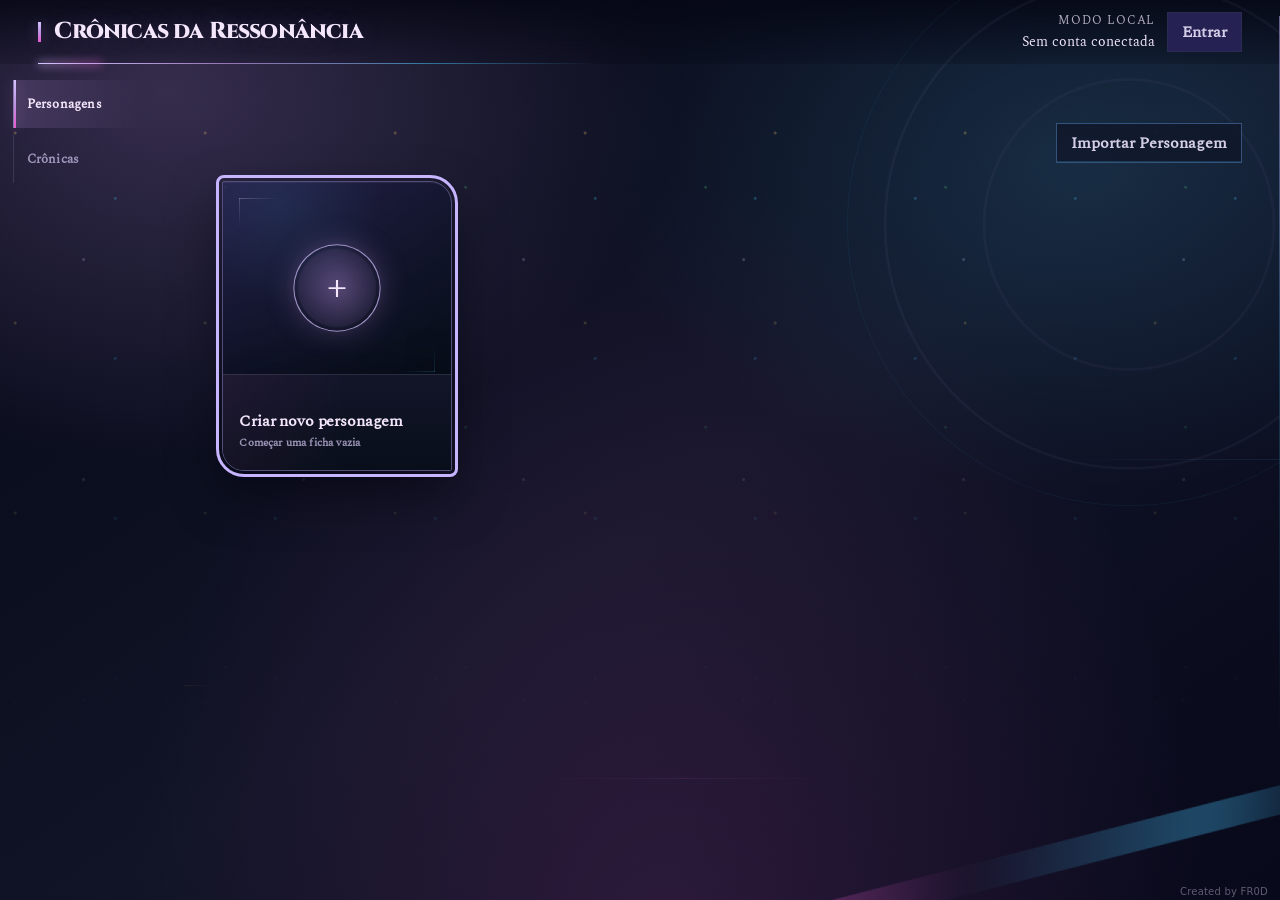
<file: engine/index.html>
<!doctype html>
<html lang="pt-BR">
<head>
<meta http-equiv="Content-Security-Policy" content="default-src 'self' data: blob:; connect-src 'self' https://gejpqmrystvzezscmmkg.supabase.co wss://gejpqmrystvzezscmmkg.supabase.co; script-src 'self' 'unsafe-inline'; style-src 'self' 'unsafe-inline'; font-src 'self' data:; img-src 'self' data: blob:; frame-src 'self';">
  <meta charset="utf-8">
  <meta name="viewport" content="width=device-width, initial-scale=1, viewport-fit=cover">
  <meta name="theme-color" content="#171226">
  <title>Ficha — Crônicas da Ressonância</title>
  <link rel="stylesheet" href="style.css?v=2026-09-19-multi-tab-authority">
  <link rel="stylesheet" href="css/chronicles-workspace.css?v=2026-09-11-stable">
  <link rel="stylesheet" href="css/account-auth.css?v=2026-09-11-stable">
  <link rel="stylesheet" href="css/chronicles-online.css?v=2026-09-11-stable">
  <link rel="stylesheet" href="css/chronicles-sharing.css?v=2026-09-16-dynamic-layout">
  <link rel="stylesheet" href="css/chronicles-collaboration.css?v=confrontos-v2">
  <link rel="stylesheet" href="css/chronicles-online-combat.css?v=confrontos-v2-recursos-5">
  <link rel="stylesheet" href="css/chronicles-free-rolls.css?v=2026-09-11-stable">
  <link rel="stylesheet" href="css/final-polish.css?v=2026-09-14-layer-stabilization">
  <link rel="stylesheet" href="css/compact.css?v=2026-09-14-layout-foundation">
  <link rel="stylesheet" href="css/layout-foundation.css?v=2026-09-14-layer-stabilization">
  <link rel="stylesheet" href="css/layers.css?v=2026-09-14-layer-stabilization">
  <link rel="stylesheet" href="css/enchantments.css?v=2026-10-09-enchantments">
  <link rel="stylesheet" href="css/coyote-eyes.css?v=2026-10-10-coyote-eyes">
  <link rel="stylesheet" href="css/gold-generation.css?v=2026-10-10-defense-unlock">
<link rel="stylesheet" href="engine-theme.css?v=woff2"><link rel="stylesheet" href="mobile.css"><link rel="stylesheet" href="phone-theme.css"><link rel="stylesheet" href="gold-theme.css"></head>
<body class="manager-view-open">
  <main class="character-manager environment-root" id="characterManagerView" data-active-environment="characters" aria-label="Gerenciador de Crônicas da Ressonância">
    <div class="manager-app-shell">
      <header class="manager-topbar manager-environment-brand">
        <h1>Crônicas da Ressonância</h1>
      </header>

      <div class="manager-workspace">
        <aside class="manager-sidebar manager-environment-switcher">
          <nav class="manager-navigation" aria-label="Navegação principal">
            <button class="manager-nav-item active" type="button" data-manager-section="characters" aria-controls="managerCharactersPanel" aria-current="page">Personagens</button>
            <button class="manager-nav-item" type="button" data-manager-section="chronicles" aria-controls="managerChroniclesPanel">Crônicas</button>
          </nav>
        </aside>

        <div class="manager-content manager-environment-stage">
          <section class="manager-section manager-environment manager-environment-characters manager-characters-panel" id="managerCharactersPanel" data-manager-panel="characters" aria-label="Personagens" tabindex="-1">
            <div class="manager-content-actions">
              <button class="btn secondary" id="managerImportCharacter" type="button">Importar Personagem</button>
              <input id="managerImportFile" type="file" accept=".json,application/json" multiple hidden>
            </div>

            <div class="character-gallery" id="characterCardList" aria-label="Personagens salvos" aria-live="polite">
              <button class="create-character-card" id="managerCreateCharacter" type="button">
                <span class="create-character-symbol" aria-hidden="true">+</span>
                <strong>Criar novo personagem</strong>
                <span>Começar uma ficha vazia</span>
              </button>
            </div>
          </section>

          <section class="manager-section manager-environment manager-environment-chronicles" id="managerChroniclesPanel" data-manager-panel="chronicles" aria-labelledby="managerChroniclesTitle" tabindex="-1" hidden>
            <div class="chronicles-index-view" id="chroniclesIndexView">
              <header class="chronicles-archive-header">
                <div class="chronicles-title-block">
                  <span class="chronicles-kicker">Arquivo narrativo</span>
                  <h2 id="managerChroniclesTitle">Crônicas</h2>
                  <p>Histórias, capítulos e registros que atravessam a Ressonância.</p>
                </div>

                <button class="new-chronicle-entry" id="openChronicleCreation" type="button">
                  <span class="new-chronicle-symbol" aria-hidden="true">+</span>
                  <span class="new-chronicle-copy">
                    <small>Novo registro</small>
                    <strong>Nova Crônica</strong>
                    <span>Iniciar uma nova história</span>
                  </span>
                </button>
              </header>

              <section class="chronicles-records" aria-labelledby="chroniclesRecordsTitle">
                <div class="chronicles-records-heading">
                  <div>
                    <span class="chronicles-kicker">Índice</span>
                  <h3 id="chroniclesRecordsTitle" tabindex="-1">Registros</h3>
                  </div>
                  <span class="chronicles-record-count" id="chroniclesRecordCount" aria-label="Nenhum registro">00</span>
                </div>

                <div class="chronicles-record-grid" id="chroniclesRecordGrid" aria-live="polite"></div>

                <div class="chronicles-loading-state" id="chroniclesLoadingState" role="status" aria-live="polite" hidden>
                  <span class="chronicles-loading-mark" aria-hidden="true"></span>
                  <div><strong>Atualizando Crônicas…</strong><span>Seus registros aparecerão assim que a conta responder.</span></div>
                </div>

                <div class="chronicles-empty-state" id="chroniclesEmptyState">
                  <strong>Nenhuma Crônica registrada.</strong>
                  <span>Quando o arquivo for iniciado, suas histórias aparecerão aqui.</span>
                </div>
              </section>
            </div>

            <section class="chronicle-create-view" id="chronicleCreateView" aria-labelledby="chronicleCreateTitle" hidden>
              <button class="chronicle-create-back" id="backToChroniclesIndex" type="button">← Voltar para Crônicas</button>

              <header class="chronicle-create-heading">
                <span class="chronicles-kicker" id="chronicleFormKicker">Novo registro narrativo</span>
                <h2 id="chronicleCreateTitle" tabindex="-1">Nova Crônica</h2>
                <p id="chronicleFormDescription">Defina a apresentação inicial da história e escolha onde ela será armazenada.</p>
              </header>

              <form class="chronicle-create-form" id="chronicleCreateForm" novalidate>
                <section class="chronicle-cover-section" aria-labelledby="chronicleCoverTitle">
                  <div class="chronicle-form-section-heading">
                    <div>
                      <span class="chronicles-kicker">Capa</span>
                      <h3 id="chronicleCoverTitle">Imagem da Crônica</h3>
                    </div>
                    <span>Opcional · enquadramento 16:9</span>
                  </div>

                  <div class="chronicle-cover-preview" id="chronicleCoverPreview" data-has-cover="false">
                    <img id="chronicleCoverPreviewImage" alt="Prévia da capa selecionada" hidden>
                    <div class="chronicle-cover-placeholder" id="chronicleCoverPlaceholder">
                      <span aria-hidden="true">◇</span>
                      <strong>Nenhuma capa selecionada</strong>
                      <small>A imagem será ajustada para uma composição horizontal.</small>
                    </div>
                  </div>

                  <div class="chronicle-cover-actions">
                    <label class="btn secondary chronicle-cover-select">
                      <span id="chronicleCoverSelectLabel">Adicionar imagem</span>
                      <input id="chronicleCoverInput" type="file" accept="image/*" hidden>
                    </label>
                    <button class="btn secondary" id="removeChronicleCover" type="button" hidden>Remover imagem</button>
                    <span class="chronicle-cover-status" id="chronicleCoverStatus" aria-live="polite"></span>
                  </div>
                </section>

                <div class="chronicle-create-fields">
                  <label class="chronicle-form-field" for="chronicleName">
                    <span>Nome da Crônica <strong aria-hidden="true">*</strong></span>
                    <input id="chronicleName" name="name" type="text" maxlength="120" autocomplete="off" required>
                  </label>

                  <label class="chronicle-form-field" for="chronicleSynopsis">
                    <span>Sinopse <small>Opcional</small></span>
                    <textarea id="chronicleSynopsis" name="synopsis" rows="5" maxlength="1200" placeholder="Uma apresentação breve da história..."></textarea>
                  </label>

                  <fieldset class="chronicle-type-fieldset" id="chronicleTypeFieldset">
                    <legend>Tipo de Crônica <strong aria-hidden="true">*</strong></legend>
                    <div class="chronicle-type-options">
                      <label>
                        <input type="radio" name="chronicleType" value="campaign">
                        <span>Campanha</span>
                      </label>
                      <label>
                        <input type="radio" name="chronicleType" value="oneshot">
                        <span>One-shot</span>
                      </label>
                    </div>
                  </fieldset>
                </div>

                <p class="chronicle-form-feedback" id="chronicleFormFeedback" role="status" aria-live="polite"></p>

                <div class="chronicle-create-submit-row">
                  <button class="btn" id="createChronicleButton" type="submit">Criar Crônica</button>
                </div>

                <section class="chronicle-danger-zone" id="chronicleDangerZone" aria-labelledby="chronicleDangerTitle" hidden>
                  <div>
                    <span class="chronicles-kicker">Zona destrutiva</span>
                    <h3 id="chronicleDangerTitle">Excluir Crônica</h3>
                    <p>Remove definitivamente este registro e sua capa deste navegador.</p>
                  </div>
                  <button class="btn danger" id="deleteChronicleButton" type="button">Excluir Crônica</button>
                </section>
              </form>
            </section>

            <section class="chronicle-detail-view" id="chronicleDetailView" aria-labelledby="chronicleDetailTitle" hidden>
              <button class="chronicle-detail-back" id="backFromChronicleDetail" type="button">← Voltar para Crônicas</button>

              <header class="chronicle-detail-masthead">
                <figure class="chronicle-detail-cover" id="chronicleDetailCover">
                  <img id="chronicleDetailCoverImage" alt="" hidden>
                  <div class="chronicle-detail-cover-placeholder" id="chronicleDetailCoverPlaceholder" aria-hidden="true">
                    <span>◇</span>
                  </div>
                </figure>

                <div class="chronicle-detail-identity">
                  <div class="chronicle-detail-metadata">
                    <span id="chronicleDetailIndex">01</span>
                    <span aria-hidden="true">·</span>
                    <span id="chronicleDetailType">Campanha</span>
                  </div>
                  <span class="chronicles-kicker">Registro ativo</span>
                  <h2 id="chronicleDetailTitle" tabindex="-1"></h2>
                  <p id="chronicleDetailSynopsis" hidden></p>
                </div>
              </header>

              <div class="chronicle-detail-workspace">
                <main class="chronicle-detail-main">
                  <div class="chronicle-detail-navigation-row">
                    <div class="chronicle-detail-tabs" role="tablist" aria-label="Áreas da Crônica">
                      <button id="chronicleTabOverview" type="button" role="tab" aria-selected="true" aria-controls="chroniclePanelOverview" tabindex="0" data-chronicle-detail-tab="overview">
                        <span aria-hidden="true">01</span>
                        Visão Geral
                      </button>
                      <button id="chronicleTabCast" type="button" role="tab" aria-selected="false" aria-controls="chroniclePanelCast" tabindex="-1" data-chronicle-detail-tab="cast">
                        <span aria-hidden="true">02</span>
                        Elenco
                      </button>
                      <button id="chronicleTabParticipants" type="button" role="tab" aria-selected="false" aria-controls="chroniclePanelParticipants" tabindex="-1" data-chronicle-detail-tab="participants">
                        <span aria-hidden="true">03</span>
                        Participantes
                      </button>
                      <button id="chronicleTabEncounters" type="button" role="tab" aria-selected="false" aria-controls="chroniclePanelEncounters" tabindex="-1" data-chronicle-detail-tab="encounters">
                        <span aria-hidden="true">04</span>
                        Confrontos
                      </button>
                      <button id="chronicleTabFreeRolls" type="button" role="tab" aria-selected="false" aria-controls="chroniclePanelFreeRolls" tabindex="-1" data-chronicle-detail-tab="free-rolls">
                        <span aria-hidden="true">05</span>
                        Rolagens Livres
                      </button>
                    </div>

                    <button class="chronicle-mobile-actions-trigger" id="openChronicleActions" type="button" aria-expanded="false" aria-controls="chronicleActionsPanel">Ações</button>
                  </div>

                  <section class="chronicle-detail-panel chronicle-overview-panel" id="chroniclePanelOverview" role="tabpanel" aria-labelledby="chronicleTabOverview" tabindex="0" data-chronicle-detail-panel="overview">
                    <header class="chronicle-overview-heading">
                      <span class="chronicles-kicker">Arquivo</span>
                      <h3>Registro da Crônica</h3>
                    </header>
                    <dl class="chronicle-overview-metadata" aria-label="Informações da Crônica">
                      <div>
                        <dt>Tipo</dt>
                        <dd id="chronicleOverviewType"></dd>
                      </div>
                      <div>
                        <dt>Criação</dt>
                        <dd id="chronicleOverviewCreatedAt"></dd>
                      </div>
                      <div>
                        <dt>Última alteração</dt>
                        <dd id="chronicleOverviewUpdatedAt"></dd>
                      </div>
                    </dl>
                  </section>
                  <section class="chronicle-detail-panel chronicle-cast-panel" id="chroniclePanelCast" role="tabpanel" aria-labelledby="chronicleTabCast" tabindex="0" data-chronicle-detail-panel="cast" hidden>
                    <div class="chronicle-cast-consult" id="chronicleCastConsultView">
                      <header class="chronicle-cast-heading">
                        <div>
                          <h3>Elenco</h3>
                        </div>
                        <span class="chronicle-cast-count" id="chronicleCastCount" aria-label="Nenhum personagem no Elenco">00</span>
                        <button class="btn secondary" id="manageChronicleCast" type="button">Gerenciar Elenco</button>
                      </header>

                      <p class="chronicle-cast-feedback" id="chronicleCastFeedback" role="status" aria-live="polite"></p>
                      <div class="chronicle-cast-list" id="chronicleCastList" aria-label="Personagens vinculados"></div>

                      <div class="chronicle-cast-empty" id="chronicleCastEmpty" hidden>
                        <span class="chronicle-cast-empty-mark" aria-hidden="true">◇</span>
                        <div>
                          <strong>Nenhum personagem vinculado</strong>
                          <p>Conecte personagens existentes a esta Crônica sem criar cópias das fichas.</p>
                        </div>
                      </div>
                    </div>

                    <div class="chronicle-cast-manager" id="chronicleCastManagerView" hidden>
                      <header class="chronicle-cast-heading chronicle-cast-manager-heading">
                        <div>
                          <span class="chronicles-kicker">Organizar vínculos</span>
                          <h3>Gerenciar Elenco</h3>
                        </div>
                        <span class="chronicle-cast-selection-count" id="chronicleCastSelectionCount" aria-live="polite">0 selecionados</span>
                      </header>

                      <label class="chronicle-cast-search">
                        <span>Buscar personagem</span>
                        <input id="chronicleCastSearch" type="search" placeholder="Buscar personagem..." autocomplete="off">
                      </label>

                      <p class="chronicle-cast-feedback" id="chronicleCastManagerFeedback" role="status" aria-live="polite"></p>
                      <div class="chronicle-cast-selection-list" id="chronicleCastSelectionList" role="group" aria-label="Selecionar personagens para o Elenco"></div>
                      <p class="chronicle-cast-no-results" id="chronicleCastNoResults" hidden>Nenhum personagem corresponde à busca.</p>

                      <div class="chronicle-cast-manager-actions">
                        <button class="btn secondary" id="cancelChronicleCastManagement" type="button">Cancelar</button>
                        <button class="btn" id="saveChronicleCast" type="button">Salvar Elenco</button>
                      </div>
                    </div>
                  </section>
                  <section class="chronicle-detail-panel chronicle-participants-panel" id="chroniclePanelParticipants" role="tabpanel" aria-labelledby="chronicleTabParticipants" tabindex="0" data-chronicle-detail-panel="participants" hidden>
                    <header class="chronicle-participants-heading">
                      <div><h3>Participantes</h3></div>

                    </header>
                    <p class="chronicle-participants-feedback" id="chronicleParticipantsFeedback" role="status" aria-live="polite"></p>
                    <form class="chronicle-participant-editor" id="chronicleParticipantForm" aria-labelledby="chronicleParticipantFormTitle" novalidate hidden>
                      <h4 id="chronicleParticipantFormTitle">Adicionar participante</h4>
                      <label for="chronicleParticipantName">Nome</label>
                      <input id="chronicleParticipantName" type="text" maxlength="120" required autocomplete="off" enterkeyhint="done" aria-describedby="chronicleParticipantNameHelp chronicleParticipantFormFeedback">
                      <span class="chronicle-participant-help" id="chronicleParticipantNameHelp">Obrigatório · até 120 caracteres.</span>
                      <p class="chronicle-participants-feedback" id="chronicleParticipantFormFeedback" role="status" aria-live="polite"></p>
                      <div class="chronicle-participant-form-actions">
                        <button class="btn secondary" id="cancelChronicleParticipant" type="button">Cancelar</button>
                        <button class="btn" id="saveChronicleParticipant" type="submit">Salvar participante</button>
                      </div>
                    </form>
                    <div class="chronicle-participants-empty" id="chronicleParticipantsEmpty" hidden>
                      <p>Nenhum participante foi adicionado a esta Crônica.</p>
                    </div>
                    <ol class="chronicle-participants-list" id="chronicleParticipantsList" aria-label="Participantes desta Crônica"></ol>
                  </section>
                  <section class="chronicle-detail-panel" id="chroniclePanelEncounters" role="tabpanel" aria-labelledby="chronicleTabEncounters" tabindex="0" data-chronicle-detail-panel="encounters" hidden>
                    <header class="confrontation-index-heading"><div><h3>Confrontos</h3></div></header>
                    <p id="confrontationIndexFeedback" class="confrontation-feedback" role="status" aria-live="polite"></p>
                    
                    <div id="confrontationEmpty" class="confrontation-empty" hidden><p>Nenhum Confronto ativo nesta Crônica.</p></div>
                    <ol id="confrontationIndex" class="confrontation-index" aria-label="Confrontos desta Crônica"></ol>
                  </section>
                  <section class="chronicle-detail-panel chronicle-free-rolls-panel" id="chroniclePanelFreeRolls" role="tabpanel" aria-labelledby="chronicleTabFreeRolls" tabindex="0" data-chronicle-detail-panel="free-rolls" hidden>
                    <header class="chronicle-free-rolls-heading">
                      <div>
                        <span class="chronicles-kicker">Resultados compartilhados</span>
                        <h3>Rolagens Livres</h3>
                        <p>Resultados realizados pelas fichas fora de Confrontos.</p>
                      </div>
                      <button class="btn secondary" id="refreshChronicleFreeRolls" type="button">Atualizar</button>
                    </header>
                    <p class="chronicle-free-rolls-status" id="chronicleFreeRollsStatus" role="status" aria-live="polite"></p>
                    <ol class="chronicle-free-rolls-list" id="chronicleFreeRollsList" aria-label="Rolagens livres desta Crônica"></ol>
                    <div class="chronicle-free-rolls-empty" id="chronicleFreeRollsEmpty" hidden>
                      <span aria-hidden="true">◇</span>
                      <div>
                        <strong>Nenhuma rolagem livre registrada</strong>
                        <p>Resultados enviados pelas fichas para esta Crônica aparecerão aqui.</p>
                      </div>
                    </div>
                    <button class="btn secondary chronicle-free-rolls-more" id="loadMoreChronicleFreeRolls" type="button" hidden>Carregar mais</button>
                    <p class="sr-only" id="chronicleFreeRollsAnnouncement" role="status" aria-live="polite" aria-atomic="true"></p>
                  </section>
                </main>

                <aside class="chronicle-actions-panel" id="chronicleActionsPanel" aria-labelledby="chronicleActionsTitle">
                  <header class="chronicle-actions-heading">
                    <div>
                      <h3 id="chronicleActionsTitle">Ações da Crônica</h3>
                    </div>
                    <button class="chronicle-actions-close" id="closeChronicleActions" type="button" aria-label="Fechar ações">×</button>
                  </header>

                  <p class="sr-only" id="chronicleActionsUnavailable">Esta ação não está disponível neste contexto.</p>
                  <div class="chronicle-actions-list">
                    <button class="chronicle-context-action" id="editChronicleAction" type="button">Editar Crônica</button>
                    <button class="chronicle-context-action master-shield" id="openMasterShield" type="button">Escudo do Mestre</button>
                    <button class="chronicle-context-action" id="inviteChronicleAction" type="button" hidden>Convidar Participantes</button>
                  </div>
                  <div class="chronicle-online-promotion">
                    <button class="btn secondary" id="makeChronicleOnlineAction" type="button" hidden>Criar versão Online</button>
                  </div>
                </aside>
              </div>

              <div class="chronicle-actions-backdrop" id="chronicleActionsBackdrop" hidden></div>
            </section>
            <section id="chronicleMasterShieldView" class="master-shield-view" aria-labelledby="masterShieldTitle" hidden>
              <div class="master-module-actions"><button type="button" class="btn secondary" id="backFromMasterShield">← Voltar para a Crônica</button><button type="button" class="btn secondary" id="lockMasterShield" hidden>Bloquear Escudo</button></div>
              <header class="master-shield-heading">
                <p class="master-shield-eyebrow">Arquivo reservado · armazenamento local</p>
                <h2 id="masterShieldTitle" tabindex="-1">Escudo do Mestre</h2>
                <p id="masterShieldChronicleName" class="master-shield-context"></p>
                <details class="master-shield-details"><summary>Informações da Crônica</summary><p class="master-shield-metadata"><span id="masterShieldChronicleType"></span><span id="masterShieldChronicleDate"></span></p></details>
              </header>
              <div id="masterShieldAccess"></div>
              <div id="masterShieldPrivate" hidden>
                <p id="masterShieldFeedback" class="master-shield-feedback" role="status" aria-live="polite"></p>
                <div id="masterDashboard" class="master-dashboard">
                  <button type="button" data-master-module="hunters"><strong>Caçadores</strong><span id="masterHuntersSummary">Consulta do Elenco</span></button>
                  <button type="button" data-master-module="combats"><strong>Combates</strong><span id="masterCombatsSummary">Preparar e iniciar Confrontos</span></button>
                </div>
                <div id="masterModule" hidden>
                  <button type="button" class="btn secondary" id="backToMasterDashboard">← Painel do Mestre</button>
                  <h3 id="masterModuleTitle" tabindex="-1"></h3>
                  <section id="masterHuntersModule" hidden><p id="masterShieldCastFeedback" role="status"></p><ul id="masterShieldCastList"></ul></section>
                  <section id="masterCombatsModule" hidden>
                    <div id="masterCombatsOverview">
                      <header class="master-combats-heading"><div><span class="chronicles-kicker">Preparação e sessão</span><p>Continue o encontro ativo ou prepare o próximo.</p></div><button type="button" class="btn" id="createMasterConfrontation">Criar Confronto</button></header>
                      <p id="masterShieldConfrontationsFeedback" role="status"></p>
                      <ul id="masterShieldConfrontationsList"></ul>
                    </div>
                    <div id="masterCombatEditorHost"></div>
                  </section>
                </div>
              </div>
            </section>
            <section id="confrontationView" class="confrontation-view" aria-labelledby="confrontationTitle" hidden>
              <button id="backFromConfrontation" type="button" class="chronicle-detail-back">← Voltar para Confrontos</button>
              <header class="confrontation-masthead">
                <div><span class="chronicles-kicker" id="confrontationChronicleName"></span><span class="confrontation-eyebrow">Confronto</span><h2 id="confrontationTitle" tabindex="-1"></h2><p id="confrontationDescription" hidden></p></div>
                <div class="confrontation-row-actions"><button id="editConfrontation" type="button" class="btn secondary">Editar Confronto</button><button id="startConfrontation" type="button" class="btn" hidden>Iniciar Confronto</button><button id="endConfrontation" type="button" class="btn secondary" hidden>Encerrar Confronto</button></div>
              </header>
              <p id="confrontationFeedback" class="confrontation-feedback" role="status" aria-live="polite"></p>
              <div id="confrontationEditorHost"></div><p id="confrontationPreparationHelp" class="confrontation-help" hidden>Monte a composição abaixo. Nada será gravado até Salvar Confronto.</p>
              <div class="confrontation-workspace">
                <main class="confrontation-combatants" aria-labelledby="combatantsTitle">
                  <header class="confrontation-combatants-heading"><span class="chronicles-kicker">Frentes da batalha</span><h3 id="combatantsTitle">Combatentes</h3></header>
                  <section class="confrontation-characters" aria-labelledby="confrontationCharactersTitle">
                    <header class="confrontation-section-heading"><h4 id="confrontationCharactersTitle">Personagens do grupo</h4><button class="btn secondary" id="selectConfrontationCharacters" type="button">Selecionar personagens</button></header>
                    <form id="confrontationSelectionForm" class="confrontation-editor" aria-labelledby="confrontationSelectionTitle" hidden>
                      <h5 id="confrontationSelectionTitle">Selecionar personagens</h5>
                      <p id="confrontationSelectionHelp" class="confrontation-help">Selecione suas fichas para o Confronto. Remover da seleção não exclui o personagem.</p>
                      <label for="confrontationCharacterSearch">Buscar personagem</label><input id="confrontationCharacterSearch" type="search" placeholder="Buscar personagem..." autocomplete="off">
                      <p id="confrontationSelectionCount" class="confrontation-help" aria-live="polite"></p>
                      <div id="confrontationSelectionList" class="confrontation-selection-list" role="group" aria-label="Personagens disponíveis"></div>
                      <p id="confrontationSelectionFeedback" class="confrontation-feedback" role="status" aria-live="polite"></p>
                      <div class="confrontation-form-actions"><button class="btn secondary" id="cancelConfrontationSelection" type="button">Cancelar</button><button class="btn" type="submit">Salvar seleção</button></div>
                    </form>
                    <div id="confrontationCharacters" class="confrontation-character-list"></div>
                  </section>
                  <section class="confrontation-adversaries" aria-labelledby="confrontationAdversariesTitle">
                    <header class="confrontation-section-heading"><h4 id="confrontationAdversariesTitle">Adversários</h4><button class="btn secondary" id="addConfrontationAdversary" type="button">Adicionar adversário</button></header>
                    <form id="confrontationAdversaryForm" class="confrontation-editor" aria-labelledby="confrontationAdversaryFormTitle" novalidate hidden>
                      <h5 id="confrontationAdversaryFormTitle">Adicionar adversário</h5>
                      <div id="confrontationAdversarySource">
                        <label for="confrontationAdversaryCharacter">Usar um personagem salvo</label>
                        <select id="confrontationAdversaryCharacter"><option value="">Escolher uma ficha…</option></select>
                        <p class="confrontation-help">Copia a ficha completa para este Confronto, incluindo Perícias e ações cadastradas. Os recursos do exemplar são independentes; a ficha original permanece preservada.</p>
                      </div>
                      <label for="confrontationAdversaryName">Nome <span class="confrontation-help">obrigatório · até 120 caracteres</span></label><input id="confrontationAdversaryName" required maxlength="120" autocomplete="off" aria-describedby="confrontationAdversaryFeedback">
                      <div class="confrontation-numeric-fields">
                        <label>PV atual<input id="confrontationAdversaryPVCurrent" type="number" min="0" step="1" inputmode="numeric" aria-describedby="confrontationPVHelp confrontationAdversaryFeedback"></label>
                        <label>PV máximo<input id="confrontationAdversaryPVMax" type="number" min="1" step="1" inputmode="numeric" aria-describedby="confrontationPVHelp confrontationAdversaryFeedback"></label>
                        <label>DEF<input id="confrontationAdversaryDefense" type="number" step="1" inputmode="numeric" aria-describedby="confrontationAdversaryFeedback"></label>
                      </div>
                      <p id="confrontationPVHelp" class="confrontation-help">PV e DEF podem ser ajustados para este Confronto. Informe os dois valores de PV ou deixe ambos vazios.</p>
                      <p id="confrontationAdversaryFeedback" class="confrontation-feedback" role="status" aria-live="polite"></p>
                      <div class="confrontation-form-actions"><button class="btn secondary" id="cancelConfrontationAdversary" type="button">Cancelar</button><button class="btn" type="submit">Salvar adversário</button></div>
                    </form>
                    <ol id="confrontationAdversaries" class="confrontation-adversary-list" aria-label="Adversários do Confronto"></ol>
                  </section>
                </main>
              </div>
              <div id="confrontationCompositionActions" class="confrontation-form-actions" hidden><button id="cancelConfrontationComposition" type="button" class="btn secondary">Cancelar</button><button id="saveConfrontationComposition" type="button" class="btn">Salvar Confronto</button></div>
            </section>
            <form id="confrontationForm" class="confrontation-editor" aria-labelledby="confrontationFormTitle" novalidate hidden>
              <h3 id="confrontationFormTitle">Novo Confronto</h3>
              <label for="confrontationName">Nome <span class="confrontation-help">obrigatório · até 120 caracteres</span></label><input id="confrontationName" required maxlength="120" autocomplete="off" aria-describedby="confrontationFormFeedback">
              <label for="confrontationDescriptionInput">Descrição <span class="confrontation-help">opcional · até 1.200 caracteres</span></label><textarea id="confrontationDescriptionInput" maxlength="1200" rows="3" aria-describedby="confrontationFormFeedback"></textarea>
              <p id="confrontationFormFeedback" class="confrontation-feedback" role="status" aria-live="polite"></p>
              <div class="confrontation-form-actions" id="confrontationMetadataActions"><button class="btn secondary" id="cancelConfrontationForm" type="button">Cancelar</button><button class="btn" id="saveConfrontation" type="submit">Criar Confronto</button></div>
              <div class="confrontation-danger-zone" id="confrontationDangerZone" hidden><p>Excluir remove este Confronto e seus adversários. As fichas originais permanecem intactas.</p><button class="btn danger" id="deleteConfrontation" type="button">Excluir Confronto</button></div>
            </form>
          </section>

        </div>
      </div>
    </div>
  </main>

  <div class="character-sheet-view" id="characterSheetView" hidden>
  <header class="app-header">
    <div id="sheetBrand">
      <span class="eyebrow">Alpha · Ficha v1.0</span>
      <h1>Crônicas da Ressonância</h1>
      <p>Ficha digital de personagem</p>
      <div class="gold-generation-controls" id="goldGenerationControls" hidden>
        <span class="gold-mode-title">✦ Geração de Ouro</span>
        <button class="btn secondary" id="goldGenerationToggle" type="button" aria-pressed="false">Aparência Alpha</button>
      </div>
    </div>
    <div class="header-actions">
      <button class="btn secondary back-to-characters" id="voltarPersonagens" type="button">Voltar aos personagens</button>
      <button class="btn secondary" id="exportarFicha" type="button">Exportar</button>
      <label class="btn secondary file-button">
        Importar
        <input id="importarFicha" type="file" accept="application/json" hidden>
      </label>
      <button class="btn danger" id="excluirPersonagem" type="button">Excluir personagem</button>
    </div>
  </header>

  <aside class="mobile-resource-bar" id="mobileResourceBar" aria-label="Recursos rápidos do personagem">
    <div class="mobile-resource-values" id="mobileResourceValues">
      <button class="mobile-resource-item pv" type="button" data-quick-resource="pvAtual" aria-label="Abrir ajuste rápido de Pontos de Vida">
        <span class="mobile-resource-label">PV</span>
        <span class="mobile-resource-numbers"><output id="mobilePvAtual">0</output><span>/</span><output id="mobilePvMax">0</output></span>
      </button>
      <button class="mobile-resource-item pn" type="button" data-quick-resource="pnAtual" aria-label="Abrir ajuste rápido de Pontos de Nexo">
        <span class="mobile-resource-label">PN</span>
        <span class="mobile-resource-numbers"><output id="mobilePnAtual">0</output><span>/</span><output id="mobilePnMax">0</output></span>
      </button>
      <button class="mobile-resource-item ps" type="button" data-quick-resource="psAtual" aria-label="Abrir ajuste rápido de Pontos de Sanidade">
        <span class="mobile-resource-label">PS</span>
        <span class="mobile-resource-numbers"><output id="mobilePsAtual">20</output><span>/</span><output id="mobilePsMax">20</output></span>
      </button>
      <button class="mobile-resource-item defense" type="button" data-quick-defense aria-label="Ir para Defesa">
        <span class="mobile-resource-label">DEF</span>
        <output class="mobile-resource-numbers" id="mobileDefesa">11</output>
      </button>
    </div>
    <button class="mobile-resource-toggle" id="mobileResourceToggle" type="button" aria-expanded="true" aria-controls="mobileResourceValues" aria-label="Recolher barra de recursos">
      <span aria-hidden="true">⌃</span>
    </button>
  </aside>

  <aside class="sheet-edit-authority" id="sheetEditAuthority" role="status" aria-live="polite" hidden>
    <div>
      <strong id="sheetEditAuthorityTitle">Visualização segura</strong>
      <span id="sheetEditAuthorityMessage">Esta ficha está sendo editada em outra aba.</span>
    </div>
    <button class="btn secondary" id="takeOverCharacterEditing" type="button">Assumir edição nesta aba</button>
  </aside>

  <main class="sheet-layout">
    <section class="panel character-panel mobile-section active" data-mobile-section="resumo">
      <div class="panel-title-row">
        <div>
          <span class="section-kicker">Personagem</span>
          <h2>Informações</h2>
        </div>
        <div class="save-summary">
          <span class="autosave-status" id="autosaveStatus" role="status" aria-live="polite">Salvo neste navegador</span>
          <button class="sheet-online-sync-status" id="sheetOnlineSyncStatus" type="button" disabled aria-live="polite">Apenas Local</button>
        </div>
      </div>

      <div class="identity-top status-panel">
        <label class="portrait-upload" title="Clique para escolher uma imagem">
          <img id="fotoPreview" alt="Foto do personagem">
          <span id="fotoPlaceholder">Adicionar foto</span>
          <input id="fotoPersonagem" type="file" accept="image/*" hidden>
        </label>

        <div class="resources-grid">
          <article class="resource-card pv-card" data-resource-card="pvAtual">
            <div class="resource-heading">
              <span>PV</span>
              <small>Pontos de Vida</small>
            </div>
            <div class="resource-readout">
              <div class="resource-values">
                <input id="pvAtual" type="number" min="0" value="0" aria-label="PV atual">
                <span>/</span>
                <input id="pvMax" type="number" min="0" value="0" aria-label="PV máximo">
              </div>
              <div class="resource-progress" aria-hidden="true"><span id="pvProgress"></span></div>
            </div>
            <div class="resource-steps" aria-label="Ajustes rápidos de PV">
              <button type="button" data-resource="pvAtual" data-step="-10">−10</button>
              <button type="button" data-resource="pvAtual" data-step="-1">−1</button>
              <button type="button" data-resource="pvAtual" data-step="1">+1</button>
              <button type="button" data-resource="pvAtual" data-step="10">+10</button>
            </div>
            <label class="temporary-health">PV temporários<input id="pvTemporarios" type="number" min="0" value="0"></label>
          </article>

          <article class="resource-card pn-card" data-resource-card="pnAtual">
            <div class="resource-heading">
              <span>PN</span>
              <small>Pontos de Nexo</small>
            </div>
            <div class="resource-readout">
              <div class="resource-values">
                <input id="pnAtual" type="number" min="0" value="0" aria-label="PN atual">
                <span>/</span>
                <input id="pnMax" type="number" min="0" value="0" aria-label="PN máximo">
              </div>
              <div class="resource-progress" aria-hidden="true"><span id="pnProgress"></span></div>
            </div>
            <div class="resource-steps" aria-label="Ajustes rápidos de PN">
              <button type="button" data-resource="pnAtual" data-step="-10">−10</button>
              <button type="button" data-resource="pnAtual" data-step="-1">−1</button>
              <button type="button" data-resource="pnAtual" data-step="1">+1</button>
              <button type="button" data-resource="pnAtual" data-step="10">+10</button>
            </div>
          </article>

          <article class="resource-card ps-card" data-resource-card="psAtual">
            <div class="resource-heading">
              <span>PS</span>
              <small>Pontos de Sanidade</small>
            </div>
            <div class="resource-readout">
              <div class="resource-values">
                <input id="psAtual" type="number" min="0" value="20" aria-label="PS atual">
                <span>/</span>
                <input id="psMax" type="number" min="0" value="20" aria-label="PS máximo">
              </div>
              <div class="resource-progress" aria-hidden="true"><span id="psProgress"></span></div>
            </div>
            <div class="resource-steps" aria-label="Ajustes rápidos de PS">
              <button type="button" data-resource="psAtual" data-step="-10">−10</button>
              <button type="button" data-resource="psAtual" data-step="-1">−1</button>
              <button type="button" data-resource="psAtual" data-step="1">+1</button>
              <button type="button" data-resource="psAtual" data-step="10">+10</button>
            </div>
          </article>

          <article class="resource-card defense-card" tabindex="-1">
            <div class="defense-value">
              <span class="defense-label">DEF</span>
              <strong id="defesaTotal">11</strong>
            </div>
            <small class="defense-formula">10 + Agilidade + Reflexos + modificadores aplicáveis<span id="defensePenaltySummary" hidden> · −3 recuperação ressonante</span></small>
          </article>
        </div>
      </div>

      <section class="critical-states" id="criticalStatesSection" aria-labelledby="criticalStatesTitle" hidden>
        <div class="critical-states-heading">
          <div>
            <span class="section-kicker">Estado crítico</span>
            <h3 id="criticalStatesTitle">Acompanhamento</h3>
          </div>
          <span id="criticalStatesCount" aria-live="polite">0 ativos</span>
        </div>

        <div class="critical-state-list">
          <article class="critical-state-card dying-state" id="dyingStatePanel" aria-labelledby="dyingStateTitle" hidden>
            <div class="critical-state-card-heading">
              <div>
                <span class="critical-state-kind">PV em 0</span>
                <h4 id="dyingStateTitle">Morrendo</h4>
              </div>
              <output id="dyingRoundLabel">Rodada 1 de 3</output>
            </div>
            <p>O personagem está inconsciente e não pode agir.</p>
            <div class="critical-round-track" id="dyingRoundTrack" aria-label="Rodadas concluídas em Morrendo"></div>
            <p class="critical-state-reference"><strong>Medicina — DT 20</strong> · O teste deve ser realizado manualmente.</p>
            <p class="critical-state-outcome" id="dyingStateOutcome" role="status" aria-live="polite" hidden></p>
            <div class="critical-state-actions">
              <button class="btn danger small" id="advanceDyingRound" type="button">Concluir rodada sem estabilização</button>
              <button class="btn secondary small" id="undoDyingRound" type="button">Desfazer rodada</button>
              <button class="btn small" id="stabilizeDying" type="button">Estabilizar por Medicina</button>
              <button class="btn secondary small" id="healDying" type="button">Registrar cura</button>
            </div>
          </article>

          <article class="critical-state-card losing-mind-state" id="losingMindStatePanel" aria-labelledby="losingMindStateTitle" hidden>
            <div class="critical-state-card-heading">
              <div>
                <span class="critical-state-kind">PS em 0</span>
                <h4 id="losingMindStateTitle">Enlouquecendo</h4>
              </div>
              <output id="losingMindRoundLabel">Rodada 1 de 3</output>
            </div>
            <p>O personagem perdeu o controle da própria mente.</p>
            <div class="critical-round-track" id="losingMindRoundTrack" aria-label="Rodadas concluídas em Enlouquecendo"></div>
            <p class="critical-state-reference"><strong>Diplomacia — DT 20</strong> · O teste deve ser realizado manualmente.</p>
            <p class="critical-state-outcome" id="losingMindStateOutcome" role="status" aria-live="polite" hidden></p>
            <div class="critical-state-actions">
              <button class="btn danger small" id="advanceLosingMindRound" type="button">Registrar falha e concluir rodada</button>
              <button class="btn secondary small" id="undoLosingMindRound" type="button">Desfazer rodada</button>
              <button class="btn small" id="resolveLosingMind" type="button">Registrar sucesso</button>
            </div>
          </article>

          <article class="critical-state-card resonant-recovery-state" id="resonantRecoveryPanel" aria-labelledby="resonantRecoveryTitle" hidden>
            <div class="critical-state-card-heading">
              <div>
                <span class="critical-state-kind">Efeito derivado</span>
                <h4 id="resonantRecoveryTitle">Recuperação ressonante</h4>
              </div>
              <strong>−3 DEF</strong>
            </div>
            <p>A penalidade permanece até o personagem descansar adequadamente.</p>
            <div class="critical-state-actions">
              <button class="btn secondary small" id="registerRest" type="button">Registrar descanso</button>
            </div>
          </article>
        </div>
      </section>

      <section class="identity-section" aria-labelledby="identitySectionTitle">
        <div class="section-blade-heading">
          <span class="section-kicker">Personagem</span>
          <h3 id="identitySectionTitle">Identidade</h3>
        </div>

        <div class="form-grid character-info-grid">
          <label class="identity-name-field"><span>Nome</span><input id="nome" type="text" placeholder="Nome do personagem"></label>
          <label class="identity-class-field"><span>Classe</span>
            <select id="classe">
              <option value="">Selecione</option>
              <option>Vanguarda</option>
              <option>Atirador</option>
              <option>Arcano</option>
              <option value="Guardião" disabled hidden>Guardião</option>
              <option>Guardião Bastião</option>
              <option>Guardião Regente</option>
            </select>
          </label>
          <label class="identity-level-field"><span>Nível</span><input id="nivel" type="number" min="1" max="11" value="1"></label>
          <label class="identity-signature-field"><span>Assinatura</span><input id="assinatura" type="text" placeholder="Assinatura"></label>
          <label class="identity-nexus-field"><span>Tipo de Nexo</span>
            <select id="tipoNexo">
              <option value="">Selecione</option>
              <option>Nexo Comum</option>
              <option>Nexo Defeituoso</option>
              <option>Nexo Amaldiçoado</option>
              <option>Nexo Abençoado</option>
            </select>
          </label>
          <label class="identity-patent-field"><span>Patente</span><input id="patente" type="text" placeholder="Patente"></label>
          <label class="identity-age-field"><span>Idade</span><input id="idade" type="number" min="0" placeholder="Idade"></label>
          <label class="identity-casting-field"><span>Forma de Conjuração</span><input id="formaConjuracao" type="text" placeholder="Como o poder se manifesta"></label>
        </div>

        <aside class="class-automation-status" id="classAutomationStatus" aria-live="polite" hidden></aside>
      </section>

      <section class="active-effects" id="activeEffectsSection" aria-labelledby="activeEffectsTitle">
        <div class="active-effects-summary">
          <div class="active-effects-heading">
            <span class="section-kicker" id="activeEffectsTitle">Efeitos ativos</span>
            <output id="activeEffectsCount" aria-label="Quantidade de efeitos ativos">0</output>
          </div>
          <div class="active-effects-markers" id="activeEffectsMarkers">
            <span class="active-effects-none">Nenhum efeito ativo</span>
          </div>
          <div class="active-effects-actions">
            <button class="icon-button active-effect-add" id="adicionarEfeito" type="button" aria-label="Adicionar efeito" title="Adicionar efeito">+</button>
            <button class="icon-button active-effects-toggle" id="alternarEfeitos" type="button" aria-expanded="false" aria-controls="activeEffectsExpanded" aria-label="Expandir efeitos ativos">⌄</button>
          </div>
        </div>
        <div class="active-effects-expanded" id="activeEffectsExpanded" hidden>
          <div class="active-effects-expanded-header">
            <span>Efeitos cadastrados</span>
            <button class="btn secondary small" id="adicionarEfeitoExpandido" type="button">+ Adicionar efeito</button>
          </div>
          <div class="active-effects-list system-active-effects-list" id="listaEfeitosSistema"></div>
          <div class="active-effects-list" id="listaEfeitosAtivos"></div>
          <p class="active-effects-empty" id="activeEffectsEmpty">Nenhum efeito ativo.</p>
        </div>
      </section>

      <section class="character-utilities" id="characterUtilitySection" aria-labelledby="characterUtilityTitle">
        <div class="character-utilities-summary">
          <div>
            <span class="section-kicker">Ferramentas</span>
            <h3 id="characterUtilityTitle">Controle de Combate</h3>
          </div>
          <button class="icon-button character-utilities-toggle" id="alternarFerramentasPersonagem" type="button" aria-expanded="false" aria-controls="characterUtilityExpanded" aria-label="Expandir Controle de Combate">⌄</button>
        </div>

        <div class="character-utilities-expanded" id="characterUtilityExpanded" hidden>
          <section class="resource-adjuster" aria-labelledby="ajusteRapidoTitulo">
            <div class="adjuster-title">
              <div>
                <span class="section-kicker">Recursos</span>
                <h3 id="ajusteRapidoTitulo">Ajuste de recurso</h3>
              </div>
              <div class="mobile-adjuster-context" aria-live="polite">
                <strong id="mobileAdjusterTitle">Ajustar PV</strong>
                <span><output id="mobileAdjusterCurrent">0</output> / <output id="mobileAdjusterMaximum">0</output></span>
              </div>
              <button class="btn secondary small" id="restaurarRecurso" type="button">
                <span class="desktop-action-label">Restaurar máximo</span>
                <span class="mobile-action-label" id="mobileRestoreLabel">Restaurar PV ao máximo</span>
              </button>
            </div>
            <div class="adjuster-grid">
              <label class="adjuster-resource-picker">Recurso
                <select id="ajusteRecurso">
                  <option value="pvAtual">PV</option>
                  <option value="pnAtual">PN</option>
                  <option value="psAtual">PS</option>
                </select>
              </label>
              <label class="adjuster-value-field">Valor
                <input id="ajusteValor" type="number" min="0" inputmode="numeric" placeholder="Ex.: 12">
              </label>
              <div class="adjuster-presets" aria-label="Valores rápidos">
                <button type="button" data-adjuster-value="1" aria-label="Definir valor como 1">1</button>
                <button type="button" data-adjuster-value="5" aria-label="Definir valor como 5">5</button>
                <button type="button" data-adjuster-value="10" aria-label="Definir valor como 10">10</button>
                <button type="button" data-adjuster-clear>Limpar</button>
              </div>
              <button class="btn danger adjust-action" id="reduzirRecurso" type="button">Reduzir</button>
              <button class="btn adjust-action" id="recuperarRecurso" type="button">Recuperar</button>
            </div>
            <p class="adjuster-feedback" id="ajusteFeedback" aria-live="polite">Em PV, o dano consome primeiro os PV temporários.</p>
          </section>

          <section class="character-modifiers" aria-labelledby="characterModifiersTitle">
            <div class="character-modifiers-heading">
              <span class="section-kicker" id="characterModifiersTitle">Modificadores</span>
              <p>Valores adicionais utilizados pelos cálculos da ficha.</p>
            </div>
            <label class="field-block defense-modifier">
              <span>DEF extra</span>
              <input id="bonusDefesaEquipamento" type="number" value="0" aria-describedby="defenseModifierHelp">
              <small id="defenseModifierHelp">Equipamentos e outros efeitos</small>
            </label>
          </section>
        </div>
      </section>

      <div class="divider"></div>

      <div class="panel-title-row compact attributes-title-row">
        <div>
          <span class="section-kicker">Capacidades</span>
          <h2>Atributos</h2>
        </div>
        <div class="attribute-points" id="attributePointsPanel">
          <span>Ponto inicial disponível</span>
          <strong id="attributePointsAvailable">1</strong>
        </div>
      </div>
      <p class="attribute-points-help" id="attributePointsHelp">Todos começam em 1. No nível 1, distribua apenas 1 ponto adicional.</p>

      <div class="attributes-layout">
        <div class="attribute-card force" data-attribute-card="forca">
          <span>Força</span>
          <div class="attribute-control">
            <button type="button" class="attribute-step" data-attribute="forca" data-step="-1" aria-label="Diminuir Força">−</button>
            <input id="forca" type="number" min="1" max="5" value="1" aria-label="Força">
            <button type="button" class="attribute-step" data-attribute="forca" data-step="1" aria-label="Aumentar Força">+</button>
          </div>
        </div>
        <div class="attribute-card vigor" data-attribute-card="vigor">
          <span>Vigor</span>
          <div class="attribute-control">
            <button type="button" class="attribute-step" data-attribute="vigor" data-step="-1" aria-label="Diminuir Vigor">−</button>
            <input id="vigor" type="number" min="1" max="5" value="1" aria-label="Vigor">
            <button type="button" class="attribute-step" data-attribute="vigor" data-step="1" aria-label="Aumentar Vigor">+</button>
          </div>
        </div>
        <div class="attribute-card agilidade" data-attribute-card="agilidade">
          <span>Agilidade</span>
          <div class="attribute-control">
            <button type="button" class="attribute-step" data-attribute="agilidade" data-step="-1" aria-label="Diminuir Agilidade">−</button>
            <input id="agilidade" type="number" min="1" max="5" value="1" aria-label="Agilidade">
            <button type="button" class="attribute-step" data-attribute="agilidade" data-step="1" aria-label="Aumentar Agilidade">+</button>
          </div>
        </div>
        <div class="attribute-card intelecto" data-attribute-card="intelecto">
          <span>Intelecto</span>
          <div class="attribute-control">
            <button type="button" class="attribute-step" data-attribute="intelecto" data-step="-1" aria-label="Diminuir Intelecto">−</button>
            <input id="intelecto" type="number" min="1" max="5" value="1" aria-label="Intelecto">
            <button type="button" class="attribute-step" data-attribute="intelecto" data-step="1" aria-label="Aumentar Intelecto">+</button>
          </div>
        </div>
        <div class="attribute-card presenca" data-attribute-card="presenca">
          <span>Presença</span>
          <div class="attribute-control">
            <button type="button" class="attribute-step" data-attribute="presenca" data-step="-1" aria-label="Diminuir Presença">−</button>
            <input id="presenca" type="number" min="1" max="5" value="1" aria-label="Presença">
            <button type="button" class="attribute-step" data-attribute="presenca" data-step="1" aria-label="Aumentar Presença">+</button>
          </div>
        </div>
      </div>

    </section>

    <section class="panel skills-panel mobile-section" data-mobile-section="pericias">
      <div class="panel-title-row">
        <div>
          <span class="section-kicker">Domínios</span>
          <h2>Perícias</h2>
        </div>
      </div>
      <section class="skill-progress-summary" id="skillProgressSummary" aria-label="Progressão de Perícias">
        <div class="skill-progress-metric">
          <span>Perícias iniciais</span>
          <output id="skillInitialCount">0 / 6</output>
        </div>
        <div class="skill-progress-metric">
          <span>Avanços utilizados</span>
          <output id="skillAdvanceCount">0 / 0</output>
        </div>
        <p id="skillProgressAvailability">Graus liberados: Praticante · 6 escolhas iniciais restantes.</p>
      </section>
      <p class="skill-progress-feedback" id="skillProgressFeedback" role="status" aria-live="polite"></p>
      <aside class="skill-compatibility-warning" id="skillCompatibilityWarning" role="status" aria-live="polite" hidden>
        <strong>Distribuição incompatível</strong>
        <p id="skillCompatibilityText"></p>
      </aside>
      <div class="skill-filters" aria-label="Filtros de perícias">
        <label class="skill-search">
          <span>Buscar por nome</span>
          <span class="skill-search-control">
            <input id="skillSearch" type="search" placeholder="Ex.: Investigação" autocomplete="off">
            <button id="clearSkillSearch" type="button" aria-label="Limpar busca de perícias" disabled>×</button>
          </span>
        </label>
        <div class="skill-filter-row">
          <div class="skill-domain-filter" role="group" aria-label="Filtrar por domínio">
            <button class="active" type="button" data-skill-domain="all" aria-pressed="true">Todas</button>
            <button type="button" data-skill-domain="trained" aria-pressed="false">Com domínio</button>
          </div>
          <label class="skill-attribute-filter">
            <span>Atributo</span>
            <select id="skillAttributeFilter">
              <option value="all">Todos os atributos</option>
              <option value="forca">Força</option>
              <option value="agilidade">Agilidade</option>
              <option value="intelecto">Intelecto</option>
              <option value="presenca">Presença</option>
              <option value="vigor">Vigor</option>
            </select>
          </label>
        </div>
        <p class="skill-filter-count" id="skillFilterCount" aria-live="polite">Exibindo 26 de 26 perícias</p>
      </div>
      <p class="panel-help">Escolha o grau de domínio. O bônus é preenchido automaticamente.</p>
      <div class="skills-list" id="listaPericias"></div>
      <section class="legacy-skills-section" id="legacySkillsSection" aria-labelledby="legacySkillsTitle" hidden>
        <div class="legacy-skills-heading">
          <div>
            <span class="section-kicker">Compatibilidade</span>
            <h3 id="legacySkillsTitle">Perícias legadas</h3>
          </div>
          <span>Fora da lista oficial</span>
        </div>
        <p>Estes valores foram preservados de uma ficha antiga. Eles não entram na contagem da Alpha 1.0 e podem ser mantidos ou reduzidos.</p>
        <div class="skills-list legacy-skills-list" id="listaPericiasLegado"></div>
      </section>
    </section>

    <section class="content-column mobile-section" data-mobile-section="conteudo">
      <nav class="content-mobile-tabs" role="tablist" aria-label="Áreas de conteúdo">
        <button id="contentTabEquipamentos" role="tab" type="button" aria-selected="true" aria-controls="contentPanelEquipamentos" data-content-target="equipamentos">Equipamentos</button>
        <button id="contentTabHabilidades" role="tab" type="button" aria-selected="false" aria-controls="contentPanelHabilidades" data-content-target="habilidades" tabindex="-1">Habilidades</button>
        <button id="contentTabManifestacoes" role="tab" type="button" aria-selected="false" aria-controls="contentPanelManifestacoes" data-content-target="manifestacoes" tabindex="-1">Manifestações</button>
      </nav>

      <article class="panel content-panel equipment-panel content-subsection active" id="contentPanelEquipamentos" role="tabpanel" aria-labelledby="contentTabEquipamentos" data-content-section="equipamentos">
        <div class="panel-title-row">
          <div>
            <span class="section-kicker">Inventário</span>
            <h2>Equipamentos</h2>
          </div>
          <div class="equipment-reference-actions">
          <button class="content-notes-button" id="abrirEncantamentos" type="button" title="Encantamentos" aria-label="Encantamentos" aria-haspopup="dialog">
            <svg viewBox="0 0 24 24" aria-hidden="true" focusable="false"><path d="m12 3 2.5 6.5L21 12l-6.5 2.5L12 21l-2.5-6.5L3 12l6.5-2.5L12 3ZM19 3v4M17 5h4"/></svg>
          </button>
          <button class="content-notes-button" id="abrirAnotacoes" type="button" title="Abrir anotações" aria-label="Abrir anotações">
            <svg viewBox="0 0 24 24" aria-hidden="true" focusable="false">
              <path d="M6.5 3.5h8a2 2 0 0 1 2 2v6.25M6.5 3.5a2 2 0 0 0-2 2v13a2 2 0 0 0 2 2h8a2 2 0 0 0 2-2v-1.25M6.5 3.5v17M9 7h4.5M9 10.5h3M14.25 16.75l4.9-4.9a1.4 1.4 0 0 1 2 2l-4.9 4.9-2.75.75.75-2.75Z"/>
            </svg>
          </button>
          </div>
          <div class="favorite-filter" role="group" aria-label="Filtrar Equipamentos">
            <button class="active" type="button" data-favorite-filter="equipment" data-favorite-mode="all" aria-pressed="true">Todos</button>
            <button type="button" data-favorite-filter="equipment" data-favorite-mode="favorites" aria-pressed="false">★ Favoritos</button>
          </div>
          <button class="btn small" id="adicionarEquipamento" type="button">+ Adicionar</button>
        </div>
        <div class="equipment-summary">
          <label>Proteção principal<input id="protecaoPrincipal" type="text" placeholder="Nome da proteção"></label>
        </div>
        <div class="card-list" id="listaEquipamentos"></div>
        <p class="favorite-empty-state" data-favorite-empty="equipment" hidden>Nenhum favorito nesta seção.</p>
      </article>

      <article class="panel content-panel abilities-panel content-subsection" id="contentPanelHabilidades" role="tabpanel" aria-labelledby="contentTabHabilidades" data-content-section="habilidades">
        <div class="panel-title-row">
          <div>
            <span class="section-kicker">Treinamento</span>
            <h2>Habilidades de Classe</h2>
          </div>
          <div class="favorite-filter" role="group" aria-label="Filtrar Habilidades">
            <button class="active" type="button" data-favorite-filter="ability" data-favorite-mode="all" aria-pressed="true">Todos</button>
            <button type="button" data-favorite-filter="ability" data-favorite-mode="favorites" aria-pressed="false">★ Favoritos</button>
          </div>
          <button class="btn small" id="adicionarHabilidade" type="button">+ Adicionar</button>
        </div>
        <section class="class-reference" id="classReference" aria-live="polite" hidden>
          <header class="class-reference-header">
            <div>
              <span class="section-kicker">Classe selecionada</span>
              <h3 id="classReferenceTitle"></h3>
            </div>
            <span class="class-reference-level" id="classReferenceLevel"></span>
          </header>
          <p class="class-reference-description" id="classReferenceDescription"></p>
          <dl class="class-reference-stats" id="classReferenceStats"></dl>
          <div class="class-reference-progression" id="classReferenceProgression"></div>
        </section>
        <div class="card-list" id="listaHabilidades"></div>
        <p class="favorite-empty-state" data-favorite-empty="ability" hidden>Nenhum favorito nesta seção.</p>
      </article>

      <article class="panel content-panel manifestations-panel content-subsection" id="contentPanelManifestacoes" role="tabpanel" aria-labelledby="contentTabManifestacoes" data-content-section="manifestacoes">
        <div class="panel-title-row manifestation-title-row">
          <div class="manifestation-title-copy">
            <span class="section-kicker">Assinatura</span>
            <h2>Manifestações</h2>
            <span id="coyoteEyeLabel" class="coyote-eye-label" role="status" aria-live="polite" hidden></span>
          </div>
          <div class="resonance-threshold" aria-label="Limiar de Ressonância">
            <span class="resonance-threshold-label">
              <span class="resonance-threshold-label-full">Limiar de Ressonância</span>
              <span class="resonance-threshold-label-short" aria-hidden="true">LR</span>
            </span>
            <output id="limiarRessonancia" aria-live="polite" aria-label="Limiar de Ressonância calculado">—</output>
          </div>
          <div class="manifestation-header-actions">
            <div class="favorite-filter" role="group" aria-label="Filtrar Manifestações">
              <button class="active" type="button" data-favorite-filter="manifestation" data-favorite-mode="all" aria-pressed="true">Todos</button>
              <button type="button" data-favorite-filter="manifestation" data-favorite-mode="favorites" aria-pressed="false">★ Favoritos</button>
            </div>
            <button class="btn small" id="adicionarManifestacao" type="button">+ Adicionar</button>
          </div>
        </div>
        <div class="manifestation-grid" id="listaManifestacoes"></div>
        <p class="favorite-empty-state" data-favorite-empty="manifestation" hidden>Nenhum favorito nesta seção.</p>
      </article>
    </section>
  </main>

  <main class="notes-view" id="notesView" aria-labelledby="notesViewTitle" hidden>
    <section class="panel notes-panel">
      <header class="notes-page-header">
        <button class="btn secondary" id="voltarDaAnotacoes" type="button">← Voltar para a ficha</button>
        <button class="btn" id="adicionarAnotacao" type="button">+ Nova anotação</button>
      </header>
      <div class="notes-title-block">
        <span class="section-kicker">Caderno do personagem</span>
        <h2 id="notesViewTitle" tabindex="-1">Anotações</h2>
      </div>
      <div class="notes-list" id="listaAnotacoes"></div>
      <div class="notes-empty-state" id="notesEmptyState" hidden>
        <strong>Nenhuma anotação ainda.</strong>
        <span>Registre pistas, lembretes e informações importantes deste personagem.</span>
        <button class="btn secondary" id="adicionarPrimeiraAnotacao" type="button">+ Nova anotação</button>
      </div>
    </section>
  </main>

  <nav class="mobile-nav" aria-label="Navegação da ficha">
    <button class="active" data-mobile-target="resumo" type="button">Resumo</button>
    <button data-mobile-target="pericias" type="button">Perícias</button>
    <button data-mobile-target="conteudo" type="button">Conteúdo</button>
  </nav>

  <div class="quick-dice-tool" id="quickDiceTool">
    <button class="quick-dice-toggle" id="quickDiceToggle" type="button" aria-label="Abrir Rolagem Rápida" aria-controls="quickDicePanel" aria-expanded="false" aria-haspopup="dialog">
      <svg viewBox="0 0 32 32" aria-hidden="true"><path d="m16 2 13 8v13l-13 7L3 23V10Z M3 10l13 8 13-8 M16 18v12 M16 2v8"/><circle cx="10" cy="11" r="1"/><circle cx="22" cy="11" r="1"/><circle cx="9" cy="20" r="1"/><circle cx="23" cy="20" r="1"/></svg>
    </button>

    <section class="quick-dice-panel" id="quickDicePanel" role="dialog" aria-modal="false" aria-labelledby="quickDiceTitle" hidden>
      <header class="quick-dice-header">
        <span class="quick-dice-emblem" aria-hidden="true"><svg viewBox="0 0 32 32"><path d="m16 2 13 8v13l-13 7L3 23V10Z M3 10l13 8 13-8 M16 18v12 M16 2v8"/><circle cx="10" cy="11" r="1"/><circle cx="22" cy="11" r="1"/><circle cx="9" cy="20" r="1"/><circle cx="23" cy="20" r="1"/></svg></span><div>
          <span class="section-kicker">Crônicas da Ressonância</span>
          <h2 id="quickDiceTitle">Rolagem Rápida</h2>
        </div>
        <button class="quick-dice-close" id="quickDiceClose" type="button" aria-label="Fechar Rolagem Rápida">×</button>
      </header>

      <form class="quick-dice-form" id="quickDiceForm" novalidate>
        <label for="quickDiceExpression">Expressão</label>
        <div class="quick-dice-input-row">
          <input id="quickDiceExpression" type="text" inputmode="text" enterkeyhint="go" autocomplete="off" autocapitalize="none" spellcheck="false" maxlength="32" placeholder="2d20+3" aria-describedby="quickDiceHint quickDiceError">
          <button class="btn quick-dice-roll" id="quickDiceRoll" type="submit">Rolar</button>
        </div>
        <small id="quickDiceHint">Use XdY, XdY+N ou XdY-N.</small>
      </form>
      <div id="quickDiceContext" class="quick-dice-destination" hidden><label class="dice-destination"><span>Destino</span><select id="quickRollDestination"><option value="">Somente ficha</option></select></label><small>Compartilha apenas com a Crônica escolhida.</small></div>

      <p id="quickDiceAvailability" class="quick-dice-availability" hidden></p>
      <p class="quick-dice-error" id="quickDiceError" hidden></p>
      <div class="quick-dice-result" id="quickDiceResult" hidden>
        <p class="quick-dice-eyebrow">Última rolagem</p><p id="quickDiceResultName" class="quick-dice-result-name" hidden></p><p id="quickDiceResultExpression" class="quick-dice-expression"></p>
        <dl class="quick-dice-breakdown">
          <div>
            <dt>Dados</dt>
            <dd id="quickDiceRolls"></dd>
          </div>
          <div id="quickDiceModifierRow" hidden>
            <dt>Modificador</dt>
            <dd id="quickDiceModifier"></dd>
          </div>
        </dl>
        <div class="quick-dice-total">
          <span>Resultado final</span>
          <output id="quickDiceTotal"></output>
        </div>
        <p class="quick-dice-calculation" id="quickDiceCalculation"></p>
      </div>
      <p id="quickDiceHistoryFeedback" role="status" aria-live="polite"></p>
      <button id="quickDiceRetry" type="button" class="btn secondary" hidden>Tentar salvar pendentes</button>
      <div id="quickDiceHistoryControls" hidden>
        <button id="quickDiceHistoryToggle" type="button" class="btn secondary" aria-expanded="false" aria-controls="quickDiceHistorySection">Ver histórico de rolagens</button>
        <section id="quickDiceHistorySection" aria-label="Histórico de rolagens do personagem" hidden>
          <p class="roll-history-help">Até 500 rolagens deste personagem. Exportar a ficha não inclui o histórico.</p>
          <div id="quickRollHistory"></div>
        </section>
      </div>
      <p class="sr-only" id="quickDiceAnnouncement" role="status" aria-live="polite" aria-atomic="true"></p>
    </section>
  </div>
  </div>

  <div class="global-notification" id="globalNotification" role="status" aria-live="polite" hidden></div>

  <div class="modal-overlay" id="modalOverlay" hidden>
    <section class="app-modal" id="appModal" role="dialog" aria-modal="true" aria-labelledby="modalTitle" aria-describedby="modalDescription">
      <button class="modal-close" id="modalClose" type="button" aria-label="Fechar">×</button>
      <h2 id="modalTitle"></h2>
      <div class="modal-description" id="modalDescription"></div>
      <div class="modal-actions" id="modalActions"></div>
    </section>
  </div>

  <template id="templateEquipamento">
    <details class="editable-card equipment-card" open>
      <summary>
        <span class="card-summary">
          <span class="card-title">Novo equipamento</span>
          <span class="card-meta" aria-hidden="true"></span>
        </span>
        <button class="icon-button favorite-card-button" type="button" aria-pressed="false" aria-label="Adicionar aos favoritos">☆</button>
        <button class="icon-button remove-card" type="button" aria-label="Remover equipamento">×</button>
      </summary>
      <div class="editable-card-body form-grid equipment-card-body">
        <label>Nome<input data-field="nome" type="text" placeholder="Arma, item ou proteção"></label>
        <label>Tipo<input data-field="tipo" type="text" placeholder="Arma, item geral..."></label>
        <label>Dano<input data-field="dano" type="text" placeholder="Ex.: 2d6"></label>
        <label>Alcance<input data-field="alcance" type="text" placeholder="Curto, médio..."></label>
        <label>Munição<input data-field="municao" type="text" placeholder="Atual / máxima"></label>
        <label>Modificações (texto livre)<input data-field="modificacoes" type="text" placeholder="Anotações de modificações"></label>
        <label class="span-2">Descrição<textarea data-field="descricao" rows="3" placeholder="Propriedades e anotações"></textarea></label>
        <section class="equipment-catalog-modifications span-2" hidden>
          <div class="equipment-modifications-heading">
            <span>Modificações</span>
            <strong class="equipment-modifications-count">0 / 2</strong>
          </div>
          <p class="equipment-modifications-empty">Nenhuma modificação instalada.</p>
          <div class="equipment-modifications-list"></div>
          <button class="btn secondary equipment-add-modification" type="button">+ Adicionar modificação</button>
        </section>
      </div>
    </details>
  </template>

  <template id="templateHabilidade">
    <details class="editable-card ability-card" open>
      <summary>
        <span class="card-summary">
          <span class="card-title">Nova habilidade</span>
          <span class="card-meta" aria-hidden="true"></span>
        </span>
        <button class="icon-button favorite-card-button" type="button" aria-pressed="false" aria-label="Adicionar aos favoritos">☆</button>
        <button class="icon-button remove-card" type="button" aria-label="Remover habilidade">×</button>
      </summary>
      <div class="editable-card-body form-grid ability-card-body">
        <label>Nome<input data-field="nome" type="text" placeholder="Nome da habilidade"></label>
        <label>Nível<input data-field="nivel" type="number" min="1" max="11" placeholder="1"></label>
        <label>Custo<input data-field="custo" type="text" placeholder="Ex.: 2 PN"></label>
        <label>Ação<input data-field="acao" type="text" placeholder="Livre, padrão..."></label>
        <label>Frequência<input data-field="frequencia" type="text" placeholder="Uma vez por rodada..."></label>
        <label>Alcance<input data-field="alcance" type="text" placeholder="Próprio, curto..."></label>
        <label>Duração<input data-field="duracao" type="text" placeholder="Instantânea, 3 rodadas..."></label>
        <label class="span-2">Efeito<textarea data-field="efeito" rows="4" placeholder="Descrição completa da habilidade"></textarea></label>
      </div>
    </details>
  </template>

  <template id="templateManifestacao">
    <details class="editable-card manifestation-card" open>
      <summary>
        <span class="card-summary">
          <span class="card-title">Nova Manifestação</span>
          <span class="card-meta" aria-hidden="true"></span>
          <span class="card-status" aria-live="polite"></span>
        </span>
        <button class="icon-button use-manifestation" type="button" title="Descontar custo de PN">Usar</button>
        <button class="icon-button favorite-card-button" type="button" aria-pressed="false" aria-label="Adicionar aos favoritos">☆</button>
        <button class="icon-button remove-card" type="button" aria-label="Remover manifestação">×</button>
      </summary>
      <div class="editable-card-body form-grid manifestation-card-body">
        <label>Nome<input data-field="nome" type="text" placeholder="Nome da Manifestação"></label>
        <label>Custo em PN<input data-field="custo" type="number" min="0" value="0"></label>
        <label>Ação<input data-field="acao" type="text" placeholder="Padrão, movimento..."></label>
        <label>Alcance<input data-field="alcance" type="text" placeholder="Próprio, curto..."></label>
        <label>Alvo ou área<input data-field="alvo" type="text" placeholder="Uma criatura, cone..."></label>
        <label>Duração<input data-field="duracao" type="text" placeholder="Instantânea, sustentada..."></label>
        <label>Teste<input data-field="teste" type="text" placeholder="Atributo e perícia"></label>
        <label>Tipo<input data-field="tipo" type="text" placeholder="Ofensiva, defensiva..."></label>
        <label class="span-2 manifestation-description-field">Descrição<textarea data-field="descricao" rows="3" placeholder="Como ela se manifesta"></textarea></label>
        <label class="span-2 manifestation-effect-field">Efeito<textarea data-field="efeito" rows="4" placeholder="Efeito mecânico"></textarea></label>
        <label class="span-2 manifestation-limitations-field">Limitações<textarea data-field="limitacoes" rows="3" placeholder="Requisitos e restrições"></textarea></label>
      </div>
      <p class="card-feedback"></p>
    </details>
  </template>

  <template id="templateAnotacao">
    <details class="editable-card note-card">
      <summary>
        <span class="card-summary note-summary">
          <span class="card-title note-summary-title">Anotação sem título</span>
          <span class="note-preview">Anotação vazia.</span>
        </span>
        <button class="icon-button note-pin-button" type="button" aria-pressed="false" aria-label="Fixar anotação">☆</button>
        <button class="icon-button remove-card note-remove-button" type="button" aria-label="Excluir anotação">×</button>
      </summary>
      <div class="editable-card-body note-card-body">
        <label>Título<input class="note-title-input" type="text" maxlength="160" placeholder="Título da anotação"></label>
        <label>Conteúdo<textarea class="note-content-input" rows="8" placeholder="Escreva sua anotação"></textarea></label>
        <p class="note-dates">
          <span>Criada em <time class="note-created-at"></time></span>
          <span>Alterada em <time class="note-updated-at"></time></span>
        </p>
      </div>
    </details>
  </template>

  <span class="site-watermark">Created by FR0D</span>

  <script src="../account-auth/vendor/supabase-2.112.4.js"></script>
  <script src="../account-auth/config.js"></script>
  <script src="../account-auth/runtime.js"></script>
  <script src="offline-auth.js"></script>
  <script src="js/chronicles-storage.js?v=confrontos-v2"></script>
  <script src="js/chronicle-covers.js?v=2026-09-11-stable"></script>
  <script src="js/chronicles-online.js?v=2026-09-11-stable"></script>
  <script src="js/chronicles-sharing.js?v=2026-09-11-stable"></script>
  <script src="js/character-storage.js?v=2026-10-10-indexeddb"></script><script src="../official-storage-backup.js"></script>
  <script src="js/character-edit-authority.js?v=2026-11-13-edicao-local"></script>
  <script src="js/enchantments.js?v=2026-10-14-four-controls"></script>
  <script src="js/coyote-eyes.js?v=2026-10-10-indexeddb"></script>
  <script src="js/gold-generation.js?v=2026-10-10-defense-unlock"></script>
  <script src="js/chronicles-collaboration.js?v=confrontos-v2"></script>
  <script src="js/chronicles-online-rolls.js?v=confrontos-v2"></script>
  <script src="js/chronicles-free-rolls.js?v=2026-09-11-stable"></script>
  <script src="js/combat-roll-outbox.js?v=confrontos-v2"></script>
  <script src="js/combat-sheet-view.js?v=performance-preview"></script>
  <script src="js/chronicles-online-combat.js?v=performance-preview"></script>
  <script src="js/confrontations.js?v=confrontos-v2"></script>
  <script src="js/master-access.js?v=2026-09-11-stable"></script>
  <script src="js/roll-history-view.js?v=2026-09-11-stable"></script>
  <script src="js/roll-history.js?v=confrontos-v2"></script>
  <script src="js/master-shield.js?v=confrontos-v2"></script>
  <script src="script.js?v=otimizacao-abertura"></script>
<script src="engine-adapter.js?v=2026-11-13-edicao-local"></script><script src="phone-panels.js"></script></body>
</html>
</file>
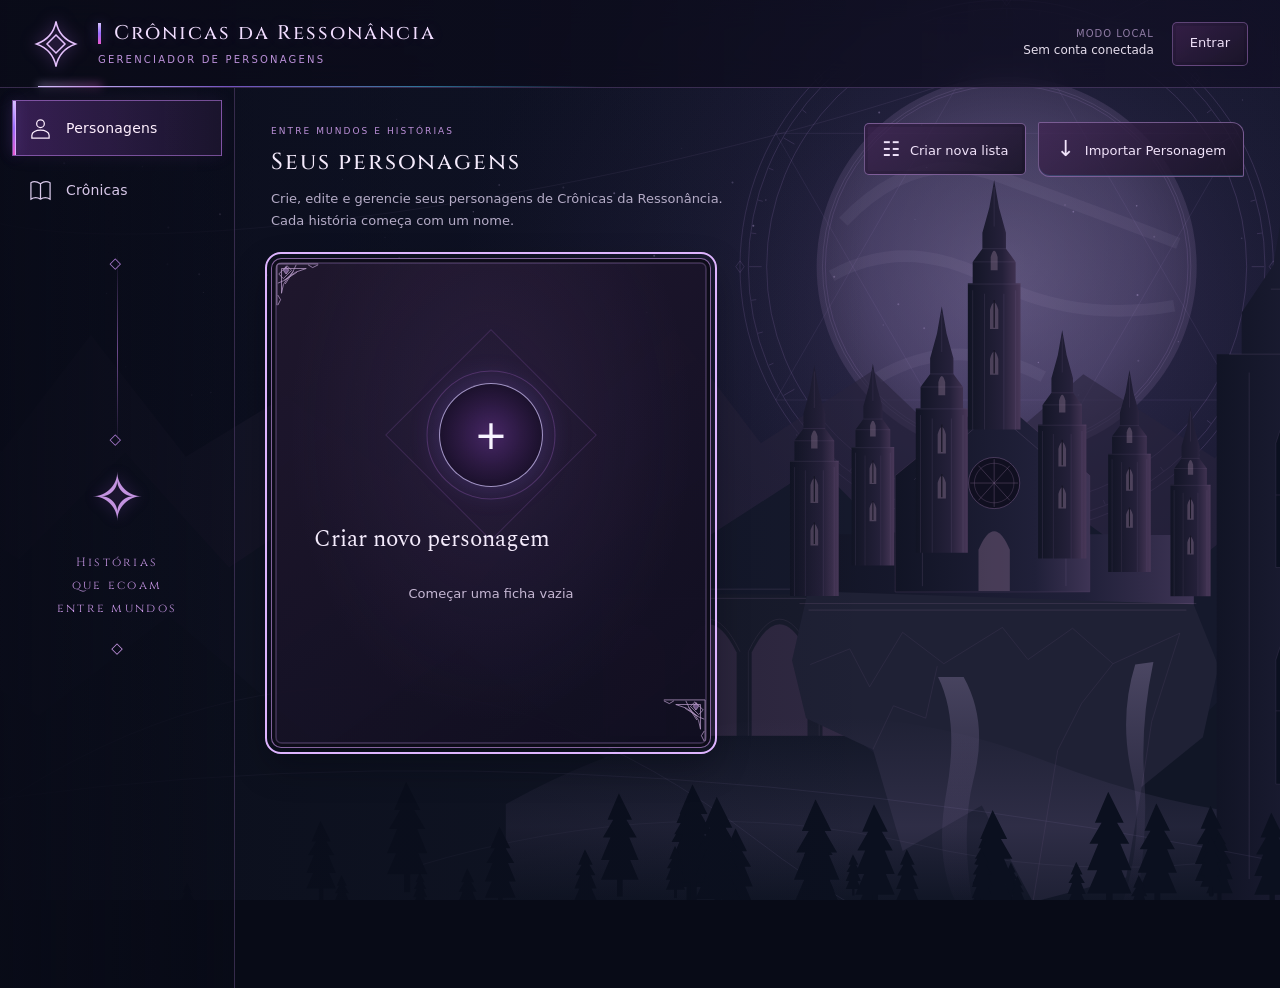
<file: ficha.html>
<!doctype html>
<html lang="pt-BR">
<head>
  <meta charset="utf-8"><meta name="viewport" content="width=device-width,initial-scale=1,viewport-fit=cover">
  <meta name="color-scheme" content="dark"><title>Crônicas da Ressonância · Ficha 2.0 — protótipo</title>
  <link rel="icon" href="data:,">
  <link rel="stylesheet" href="ficha.css?v=woff2"><script src="rules.js" defer></script><script src="runtime.js" defer></script><script src="storage.js" defer></script><script src="integration.js?v=2026-11-14-otimizacao" defer></script><script src="ficha.js?v=performance-preview" defer></script>
  <link rel="stylesheet" href="quick-dice.css"><script src="quick-dice-portal.js" defer></script><link rel="stylesheet" href="portrait-obs/panel.css"><script src="portrait-obs/cloud-sync.js" defer></script><script src="portrait-obs/sync.js" defer></script><script src="portrait-obs/panel.js" defer></script>
  <link rel="stylesheet" href="mobile.css"><script src="mobile.js" defer></script>
  <link rel="stylesheet" href="general-mobile.css"><script src="general-mobile.js" defer></script>
  <link rel="stylesheet" href="secret-codes.css"><script src="secret-codes.js" defer></script>
  <link rel="stylesheet" href="gold-theme.css">
  <link rel="stylesheet" href="general-refinement.css">
  <link rel="stylesheet" href="navigation-effects.css"><script src="navigation-effects.js?v=performance-preview" defer></script>
</head>
<body data-screen="sheet">
  <svg class="symbol-library" xmlns="http://www.w3.org/2000/svg" aria-hidden="true">
    <defs>
      <symbol id="i-resonance" viewBox="0 0 32 32"><path d="M16 1Q18 12 29 16Q18 20 16 31Q14 20 3 16Q14 12 16 1Z"/><path d="M16 10L22 16 16 22 10 16Z"/></symbol>
      <symbol id="i-flame" viewBox="0 0 32 32"><path d="M18 2C20 11 9 10 13 20C5 17 6 9 6 9C-2 22 9 32 20 28C30 24 26 15 23 10C24 19 17 20 18 2Z"/><path d="M17 17C12 23 13 28 18 28C24 26 20 21 17 17Z"/></symbol>
      <symbol id="i-swords" viewBox="0 0 32 32"><path d="M5 3L11 5 25 23 22 26 6 10ZM27 3L21 5 7 23 10 26 26 10ZM4 21L12 28M20 28L28 21M4 29L8 25M28 29L24 25"/></symbol>
      <symbol id="i-bag" viewBox="0 0 32 32"><path d="M9 9L7 28H25L23 9ZM12 9V4H20V9M8 16H24M12 16V22H20V16M15 12H17"/></symbol>
      <symbol id="i-notes" viewBox="0 0 32 32"><path d="M9 3H25V27H9ZM9 7H5V30H21V27M13 9H21M13 14H21M13 19H19"/></symbol>
      <symbol id="i-force" viewBox="0 0 32 32"><path d="M9 29V22L4 15V9L7 8 10 14V5L13 4V12L14 3H18V12L20 5H23V15L25 9H28L27 21 23 26V29Z"/><path d="M10 16H22M13 20H23"/></symbol>
      <symbol id="i-wing" viewBox="0 0 32 32"><path d="M3 9Q16 16 29 3Q30 16 21 21L26 22Q22 27 17 24L20 28Q8 27 3 9Z"/><path d="M7 14Q17 21 25 13M10 21L17 23"/></symbol>
      <symbol id="i-book" viewBox="0 0 32 32"><path d="M3 5Q11 3 16 7Q21 3 29 5V26Q21 24 16 28Q11 24 3 26ZM16 7V28M7 9L12 10M7 14L12 15M20 10L25 9M20 15L25 14"/></symbol>
      <symbol id="i-will" viewBox="0 0 32 32"><path d="M16 3Q23 14 16 28Q9 14 16 3ZM7 9Q-1 21 12 29Q12 17 7 9ZM25 9Q33 21 20 29Q20 17 25 9Z"/></symbol>
      <symbol id="i-heart" viewBox="0 0 32 32"><path d="M16 28L5 17C-3 7 8-2 16 8C24-2 35 7 27 17Z"/><path d="M6 15H11L14 10 18 21 21 15H27"/></symbol>
      <symbol id="i-spiral" viewBox="0 0 32 32"><path d="M18 16C21 13 17 9 13 12C7 16 12 24 19 22C30 20 27 4 16 4C0 4-1 27 13 29C25 32 31 22 30 16"/></symbol>
      <symbol id="i-eye" viewBox="0 0 32 32"><path d="M2 16Q16 1 30 16Q16 31 2 16Z"/><circle cx="16" cy="16" r="5"/><circle cx="16" cy="16" r="1"/></symbol>
      <symbol id="i-target" viewBox="0 0 32 32"><circle cx="16" cy="16" r="12"/><circle cx="16" cy="16" r="7"/><circle cx="16" cy="16" r="2"/></symbol>
      <symbol id="i-search" viewBox="0 0 32 32"><circle cx="19" cy="12" r="9"/><path d="M12 19L3 29"/></symbol>
      <symbol id="i-mask" viewBox="0 0 32 32"><path d="M4 7Q16 11 28 7L26 23Q16 35 6 23ZM8 15L13 17M19 17L24 15M12 24Q16 21 20 24"/></symbol>
      <symbol id="i-snow" viewBox="0 0 32 32"><path d="M16 1V31M3 8L29 24M3 24L29 8M11 4L16 8 21 4M11 28L16 24 21 28M4 13L10 13 10 6M22 26V19H28M4 19H10V26M22 6V13H28"/></symbol>
      <symbol id="i-gem" viewBox="0 0 32 32"><path d="M16 2L29 16 16 30 3 16ZM16 9L22 16 16 23 10 16ZM16 2V9M3 16H10M22 16H29M16 23V30"/></symbol>
      <symbol id="i-seal" viewBox="0 0 100 100"><circle cx="50" cy="50" r="43"/><circle cx="50" cy="50" r="34"/><path d="M50 2V98M2 50H98M15 15L85 85M15 85L85 15M50 12L80 70 16 45 84 45 20 70ZM50 31L69 50 50 69 31 50Z"/></symbol>
    </defs>
  </svg>
  <div class="stage" hidden>
    <header class="masthead">
      <div class="crest" aria-hidden="true"><svg><use href="#i-resonance"/></svg></div>
      <h1>Crônicas da Ressonância</h1>
    </header>
    <nav id="global-tools" class="global-tools" aria-label="Ferramentas globais"><a id="back-characters" role="button" href="index.html" data-action="manager">Voltar aos Personagens</a><output id="navigation-status" role="status" aria-live="polite"></output></nav>
    <div class="folio">
      <nav class="tabs" aria-label="Seções da ficha" role="tablist">
        <button id="tab-geral" class="tab active" role="tab" aria-selected="true" aria-controls="view-geral" tabindex="0" data-tab="geral"><svg><use href="#i-resonance"/></svg><span>Geral</span></button>
        <button id="tab-manifestacoes" class="tab" role="tab" aria-selected="false" aria-controls="view-pending" tabindex="-1" data-tab="manifestacoes"><svg><use href="#i-flame"/></svg><span>Manifestações</span></button>
        <button id="tab-habilidades" class="tab" role="tab" aria-selected="false" aria-controls="view-pending" tabindex="-1" data-tab="habilidades"><svg><use href="#i-swords"/></svg><span>Habilidades de Classe</span></button>
        <button id="tab-equipamentos" class="tab" role="tab" aria-selected="false" aria-controls="view-pending" tabindex="-1" data-tab="equipamentos"><svg><use href="#i-bag"/></svg><span>Equipamentos</span></button>
        <button id="tab-encantamentos" class="tab" role="tab" aria-selected="false" aria-controls="view-pending" tabindex="-1" data-tab="encantamentos"><svg><use href="#i-resonance"/></svg><span>Encantamentos</span></button>
        <button id="tab-anotacoes" class="tab" role="tab" aria-selected="false" aria-controls="view-pending" tabindex="-1" data-tab="anotacoes"><svg><use href="#i-notes"/></svg><span>Anotações</span></button>
      </nav>
      <main id="view-geral" class="general" role="tabpanel" aria-labelledby="tab-geral">
        <aside class="character-column">
          <section class="panel character" aria-label="Retrato e apresentação do personagem">
            <div class="portrait-frame"><img src="assets/portrait.svg" alt="Placeholder de retrato: um emblema de Ressonância violeta entre arcos e fragmentos de pedra"><span class="portrait-caption">Retrato do personagem</span><span class="portrait-crown" aria-hidden="true">◇</span></div>
            <div class="character-caption"><h2 id="character-name">Yuri Lima</h2><div class="ornamental-divider" aria-hidden="true"><i></i></div><p><span id="character-class">Vanguarda</span><b aria-hidden="true">✧</b><span id="character-signature">Gelo</span></p><div class="ornamental-divider small" aria-hidden="true"><i></i></div><output class="mobile-level" id="mobile-level"></output></div>
          </section>
          <section class="panel threshold" aria-labelledby="threshold-title"><div class="threshold-seal" aria-hidden="true"><svg><use href="#i-resonance"/></svg></div><div><h2 id="threshold-title">Limiar de Ressonância</h2><div class="ornamental-divider" aria-hidden="true"><i></i></div><output aria-label="Limiar demonstrativo">18</output></div></section>
        </aside>
        <div class="details-column">
          <section class="panel attributes" aria-labelledby="attributes-title"><h2 class="section-title" id="attributes-title"><svg><use href="#i-resonance"/></svg><span>Atributos</span><i aria-hidden="true"></i></h2><div class="attributes-grid" id="attributes"></div><p class="rule-summary" id="attribute-status"></p></section>
          <section class="panel resources" aria-labelledby="resources-title"><h2 class="section-title" id="resources-title"><svg><use href="#i-gem"/></svg><span>Vida e Recursos</span><i aria-hidden="true"></i></h2><div class="resources-grid" id="resources"></div></section>
          <div class="lower-grid">
            <section class="panel identity" aria-labelledby="identity-title"><h2 class="section-title" id="identity-title"><svg><use href="#i-resonance"/></svg><span>Identidade do Personagem</span><i aria-hidden="true"></i></h2>
              <form class="identity-grid" autocomplete="off" onsubmit="return false">
                <label class="field wide field-name"><svg aria-hidden="true"><use href="#i-resonance"/></svg><span>Nome</span><input id="name" value="Yuri Lima" aria-label="Nome"></label>
                <label class="field field-class"><svg aria-hidden="true"><use href="#i-gem"/></svg><span>Classe</span><select id="class" aria-label="Classe"><option value="">Selecione</option><option>Vanguarda</option><option>Atirador</option><option>Arcano</option><option value="Guardião" hidden disabled>Guardião</option><option>Guardião Bastião</option><option>Guardião Regente</option></select></label>
                <label class="field field-level"><span>Nível</span><input type="number" min="1" max="11" value="3" aria-label="Nível"><svg class="level-seal" aria-hidden="true"><use href="#i-seal"/></svg></label>
                <label class="field field-signature"><svg aria-hidden="true"><use href="#i-snow"/></svg><span>Assinatura</span><input id="signature" value="Gelo" aria-label="Assinatura"></label>
                <label class="field field-nexus"><svg aria-hidden="true"><use href="#i-spiral"/></svg><span>Tipo de Nexo</span><select aria-label="Tipo de Nexo"><option value="">Selecione</option><option>Nexo Comum</option><option>Nexo Defeituoso</option><option>Nexo Amaldiçoado</option><option>Nexo Abençoado</option></select></label>
                <label class="field"><span>Patente</span><input placeholder="—" aria-label="Patente"></label><label class="field"><span>Idade</span><input type="number" min="0" placeholder="—" aria-label="Idade"></label>
                <label class="field field-origin"><span>Origem</span><input data-field="origem" aria-label="Origem"></label>
                <label class="field field-affiliation"><span>Afiliação</span><input data-field="afiliacao" aria-label="Afiliação"></label>
                <label class="field wide field-casting"><svg aria-hidden="true"><use href="#i-resonance"/></svg><span>Forma de Conjuração</span><input placeholder="Como o poder se manifesta" aria-label="Forma de Conjuração"></label>
              </form>
            </section>
            <section class="panel skills" aria-labelledby="skills-title"><h2 class="section-title" id="skills-title"><svg><use href="#i-swords"/></svg><span>Perícias</span><i aria-hidden="true"></i></h2><div class="skills-tools"><input id="skill-search" type="search" placeholder="Buscar perícia" aria-label="Buscar perícia"><button id="skill-clear" type="button" aria-label="Limpar busca de perícias" disabled>×</button><select id="skill-filter" aria-label="Filtrar perícias"><option value="all">Todas</option><option value="trained">Com domínio</option></select><select id="skill-attribute-filter" aria-label="Filtrar perícias por atributo"><option value="all">Todos os atributos</option><option>Força</option><option>Vigor</option><option>Agilidade</option><option>Intelecto</option><option>Presença</option></select></div><output id="skill-roll-result" class="skill-roll-result" role="status" aria-live="polite" aria-atomic="true" hidden></output><p class="rule-summary" id="skill-filter-count"></p><p class="rule-summary" id="skill-status"></p><div class="skill-heading" aria-hidden="true"><span>Perícia</span><span>Graus</span><span>Bônus</span></div><div id="skills" class="skill-list"></div></section>
          </div>
        </div>
      </main>
      <section id="view-pending" class="pending panel" role="tabpanel" aria-labelledby="tab-manifestacoes" hidden><svg aria-hidden="true"><use href="#i-resonance"/></svg><p class="eyebrow">Ficha 2.0 · ambiente experimental</p><h2 id="pending-title">Manifestações</h2><p>Não foi possível carregar os controles desta seção. Volte à Geral e verifique a mensagem de erro.</p><button class="return-button" type="button">Voltar à aba Geral</button></section>
    </div>
    <div class="test-toolbar" hidden aria-hidden="true"><span>Ficha 2.0 · Ambiente isolado</span><button id="save-test" type="button">Salvar teste</button><button id="new-test" type="button">Novo teste</button><button id="load-test" type="button">Carregar salvo</button><button id="backup-test" type="button">Último backup</button><label class="file-control">Importar JSON<input id="import-test" type="file" accept=".json,application/json"></label><button id="export-test" type="button">Exportar JSON</button><output id="save-status" role="status">Carregando armazenamento experimental…</output></div>
    <p id="feedback" class="test-feedback" role="status" aria-live="polite"></p>
    <p class="sr-only" id="announcement" role="status" aria-live="polite"></p>
  </div>
</body>
</html>
</file>
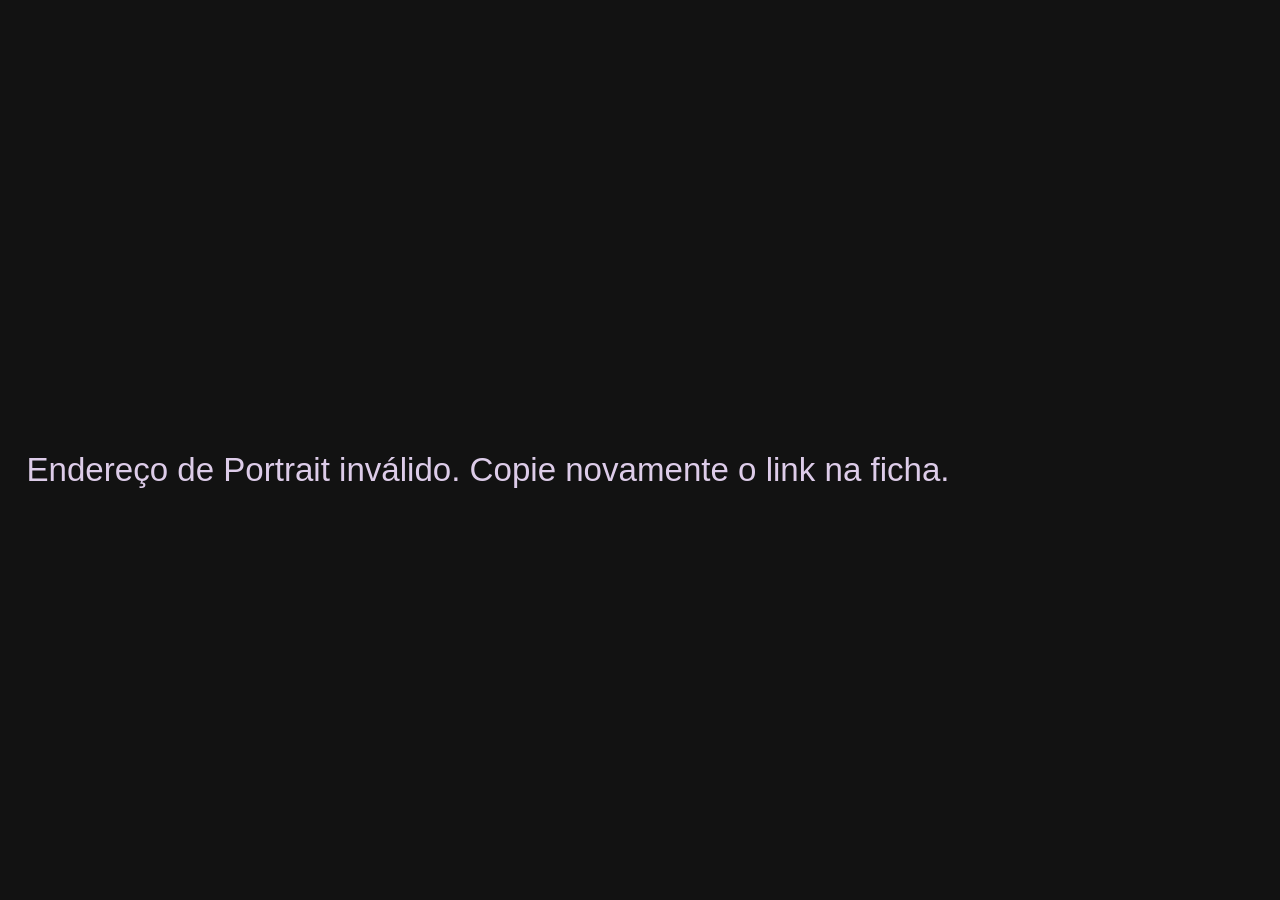
<file: portrait-obs/remote.html>
<!doctype html>
<html lang="pt-BR" data-transport="cloud"><head><meta charset="utf-8"><meta name="viewport" content="width=device-width,initial-scale=1"><meta name="referrer" content="no-referrer"><meta name="robots" content="noindex,nofollow"><title>Portrait Ressonante · OBS</title><link rel="icon" href="data:,"><link rel="stylesheet" href="overlay.css?v=woff2"><script src="../account-auth/config.js" defer></script><script src="overlay.js" defer></script><script src="cloud-view.js" defer></script></head>
<body><div id="surface" class="surface"><main id="portrait" class="portrait" hidden aria-label="Portrait Ressonante do personagem">
  <img id="portrait-image" src="../assets/portrait.svg" alt="Retrato do personagem">
  <div class="shade" aria-hidden="true"></div>

  <section class="identity"><h1 id="name">Lia Vesper</h1>
    <div class="resource resource-pv"><span>PV</span><div class="track" role="meter" aria-label="PV" id="pv-meter"><div class="fill" id="pv-fill"></div></div><output id="pv-value">25 <em>/ 40</em></output></div>
    <div class="resource resource-ps"><span>PS</span><div class="track" role="meter" aria-label="PS" id="ps-meter"><div class="fill" id="ps-fill"></div></div><output id="ps-value">20 <em>/ 24</em></output></div>
  </section>
  <svg class="arcane-frame" viewBox="0 0 160 160" aria-hidden="true"><rect x="1.5" y="1.5" width="157" height="157" rx="2"/><path class="inner" d="M9 5H5v11M151 5h4v11M5 144v11h11m128 0h11v-11"/></svg>
</main>
  <div class="pn-seal" hidden id="pn-meter" role="meter" aria-label="PN"><span>PN</span><output id="pn-value">9 <em>/ 14</em></output></div>
  <aside id="roll" class="roll" hidden aria-live="polite"><span class="roll-sigil" aria-hidden="true">◇</span><span id="roll-label">TESTE D20</span><strong id="total">—</strong><span id="breakdown"></span><span id="expression" class="expression"></span><span id="roll-kind" class="roll-kind"></span><span id="natural" class="sr-only"></span></aside>
<output id="connection-message" class="connection-message" hidden></output></div></body></html>
</file>
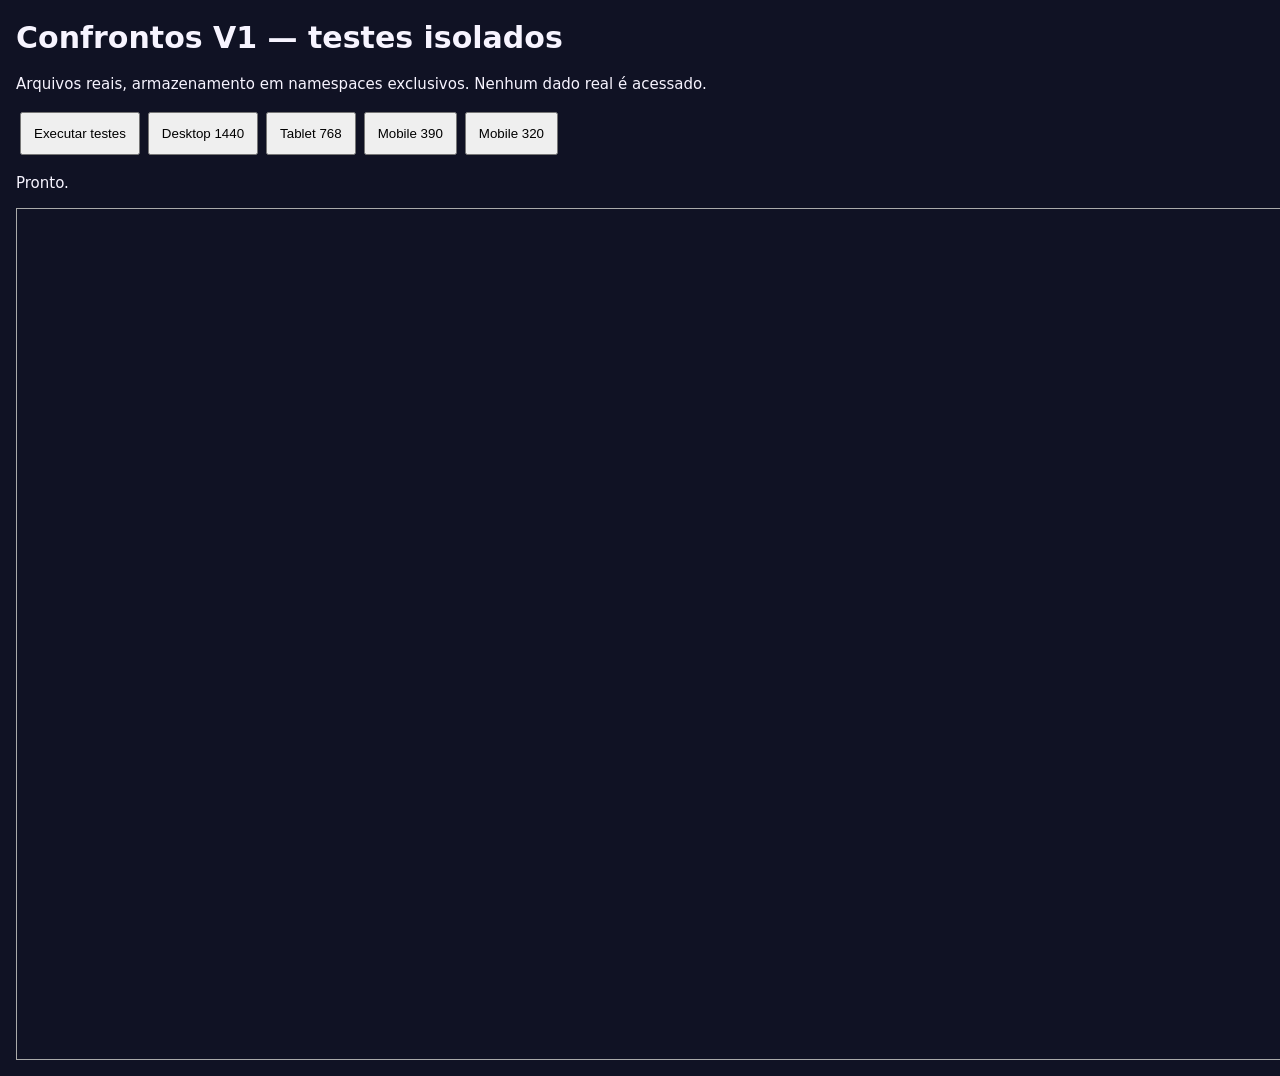
<file: tests/confrontos-v1.html>
<!doctype html>
<html lang="pt-BR"><meta charset="utf-8"><meta name="viewport" content="width=device-width,initial-scale=1">
<title>Confrontos V1 — testes isolados</title>
<style>body{background:#101224;color:#f7f4ff;font:15px system-ui;margin:16px}button{padding:12px;margin:4px}.pass{color:#82e8ac}.fail{color:#ff8b9f}li{margin:5px 0}iframe{display:block;width:1440px;height:850px;border:1px solid #aaa;margin-top:16px}</style>
<h1>Confrontos V1 — testes isolados</h1><p>Arquivos reais, armazenamento em namespaces exclusivos. Nenhum dado real é acessado.</p>
<button id="run">Executar testes</button><button data-width="1440">Desktop 1440</button><button data-width="768">Tablet 768</button><button data-width="390">Mobile 390</button><button data-width="320">Mobile 320</button>
<p id="status" role="status">Pronto.</p><ol id="results"></ol><iframe id="app" title="Aplicação isolada"></iframe>
<script src="confrontos-v1.js"></script></html>
</file>
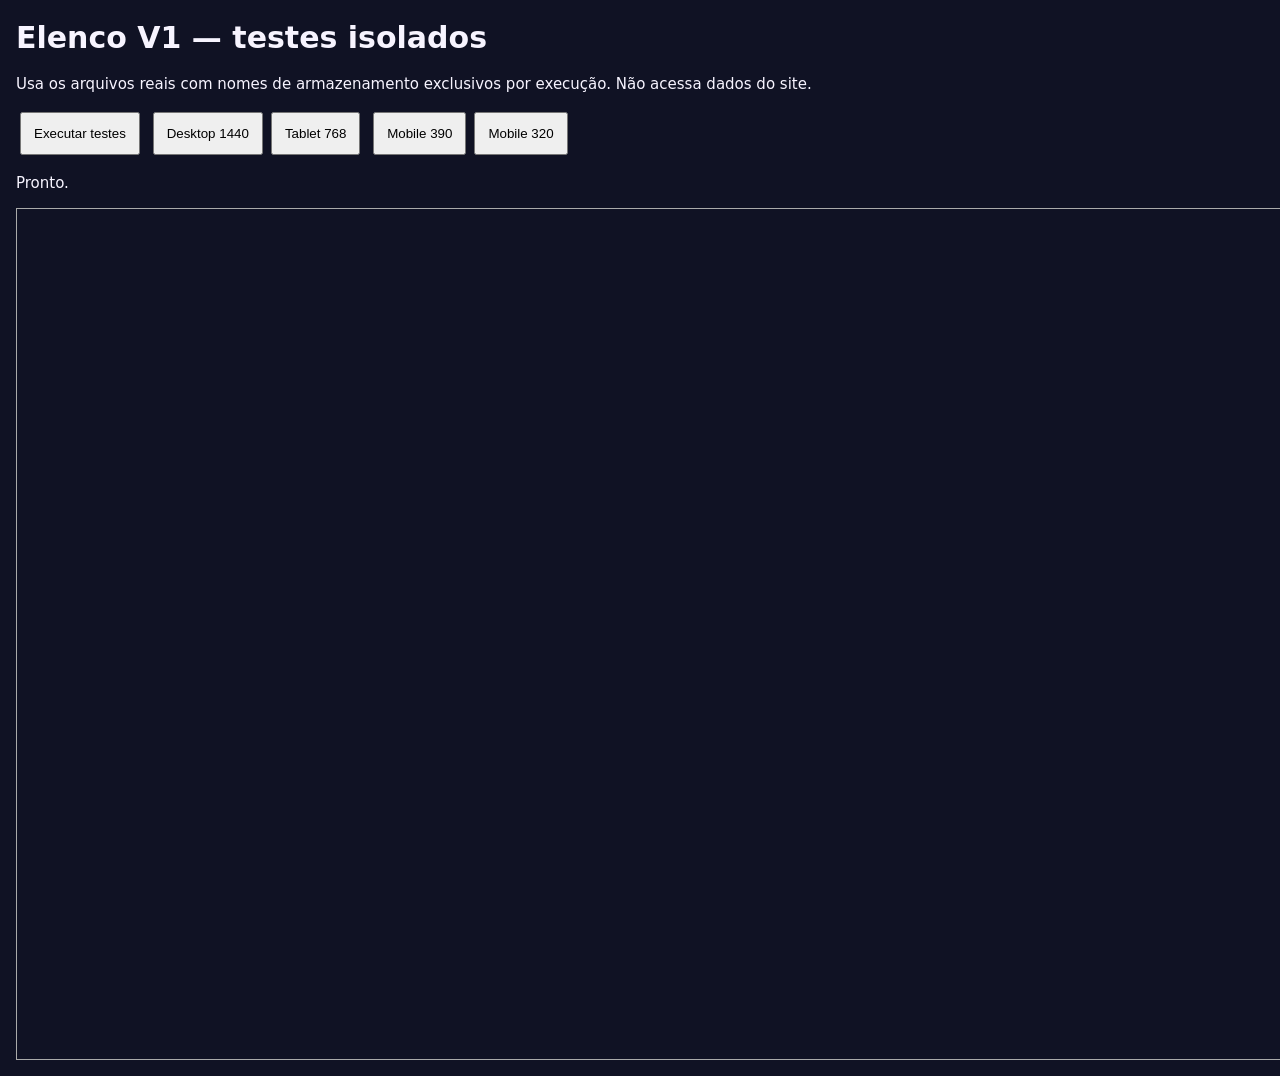
<file: tests/elenco-v1.html>
<!doctype html>
<html lang="pt-BR">
<meta charset="utf-8">
<meta name="viewport" content="width=device-width,initial-scale=1">
<title>Elenco V1 — testes isolados</title>
<style>
body { margin: 16px; background: #101224; color: #f7f4ff; font: 15px system-ui; }
button { padding: 12px; margin: 4px; }
iframe { display:block; border:1px solid #aaa; height:850px; margin-top:16px; max-width:none; }
li { margin: 5px 0; } .fail { color:#ff8b9f; } .pass { color:#82e8ac; }
</style>
<h1>Elenco V1 — testes isolados</h1>
<p>Usa os arquivos reais com nomes de armazenamento exclusivos por execução. Não acessa dados do site.</p>
<button id="run">Executar testes</button>
<button data-width="1440">Desktop 1440</button><button data-width="768">Tablet 768</button>
<button data-width="390">Mobile 390</button><button data-width="320">Mobile 320</button>
<p id="status" role="status">Pronto.</p><ol id="results"></ol>
<iframe id="app" title="Ficha em ambiente isolado de teste" width="1440"></iframe>
<script src="elenco-v1.js"></script>
</html>
</file>
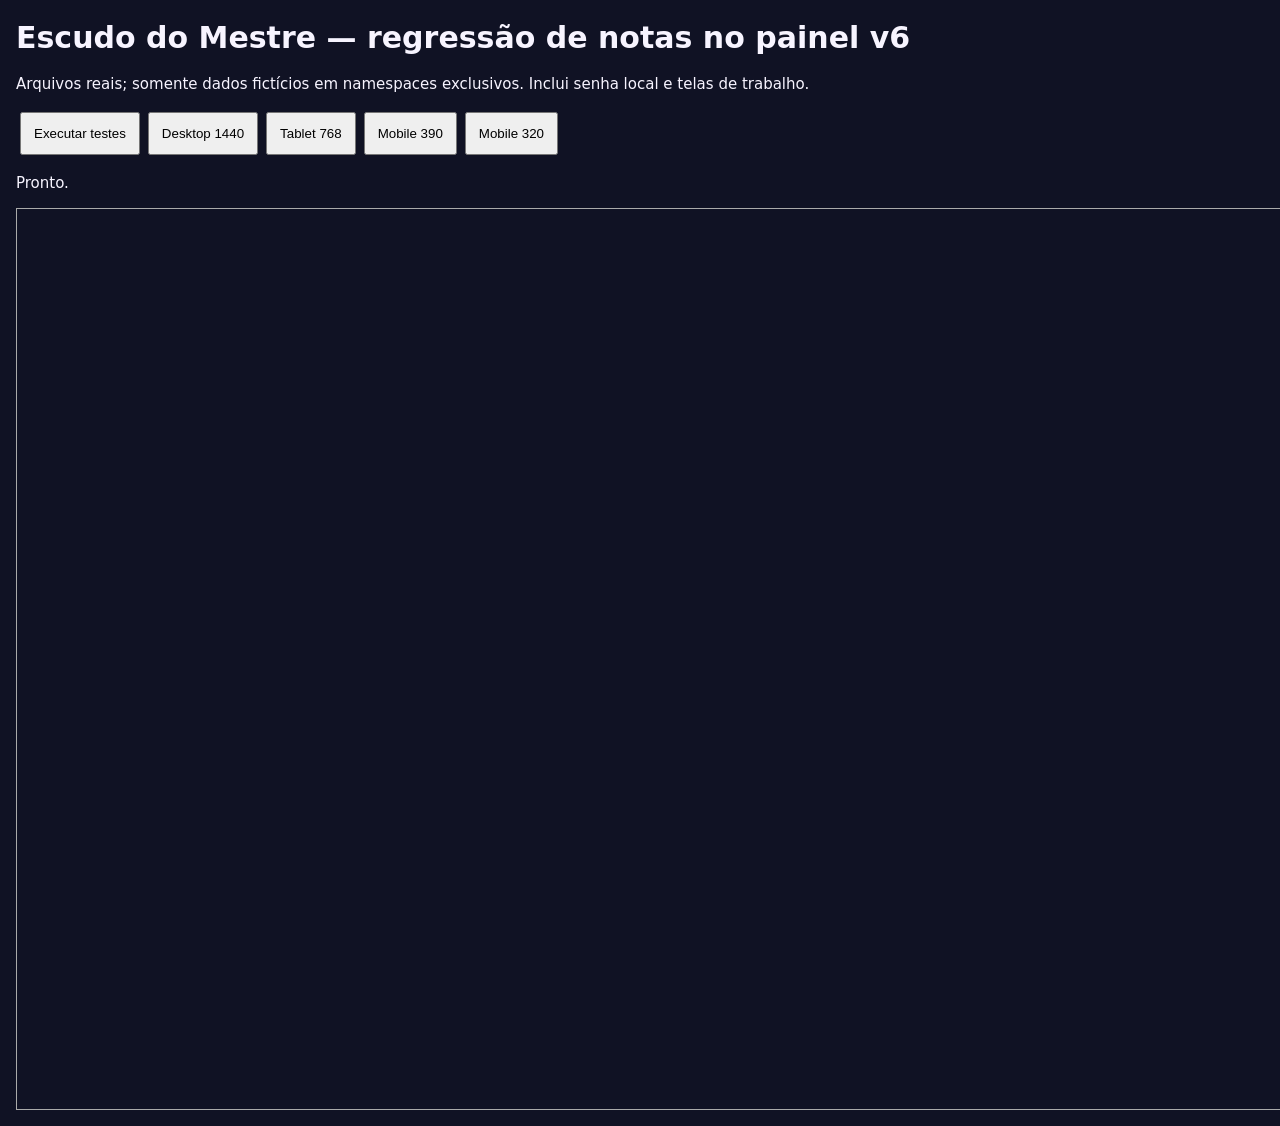
<file: tests/escudo-v1.html>
<!doctype html>
<html lang="pt-BR"><meta charset="utf-8"><meta name="viewport" content="width=device-width,initial-scale=1">
<title>Escudo do Mestre — regressão de notas no painel v6</title>
<style>body{background:#101224;color:#f7f4ff;font:15px system-ui;margin:16px}button{padding:12px;margin:4px}.pass{color:#82e8ac}.fail{color:#ff8b9f}li{margin:5px 0}iframe{display:block;width:1440px;height:900px;border:1px solid #aaa;margin-top:16px}</style>
<h1>Escudo do Mestre — regressão de notas no painel v6</h1><p>Arquivos reais; somente dados fictícios em namespaces exclusivos. Inclui senha local e telas de trabalho.</p>
<button id="run">Executar testes</button><button data-width="1440">Desktop 1440</button><button data-width="768">Tablet 768</button><button data-width="390">Mobile 390</button><button data-width="320">Mobile 320</button>
<p id="status" role="status">Pronto.</p><ol id="results"></ol><iframe id="app" title="Aplicação isolada"></iframe>
<script src="escudo-v1.js"></script></html>
</file>
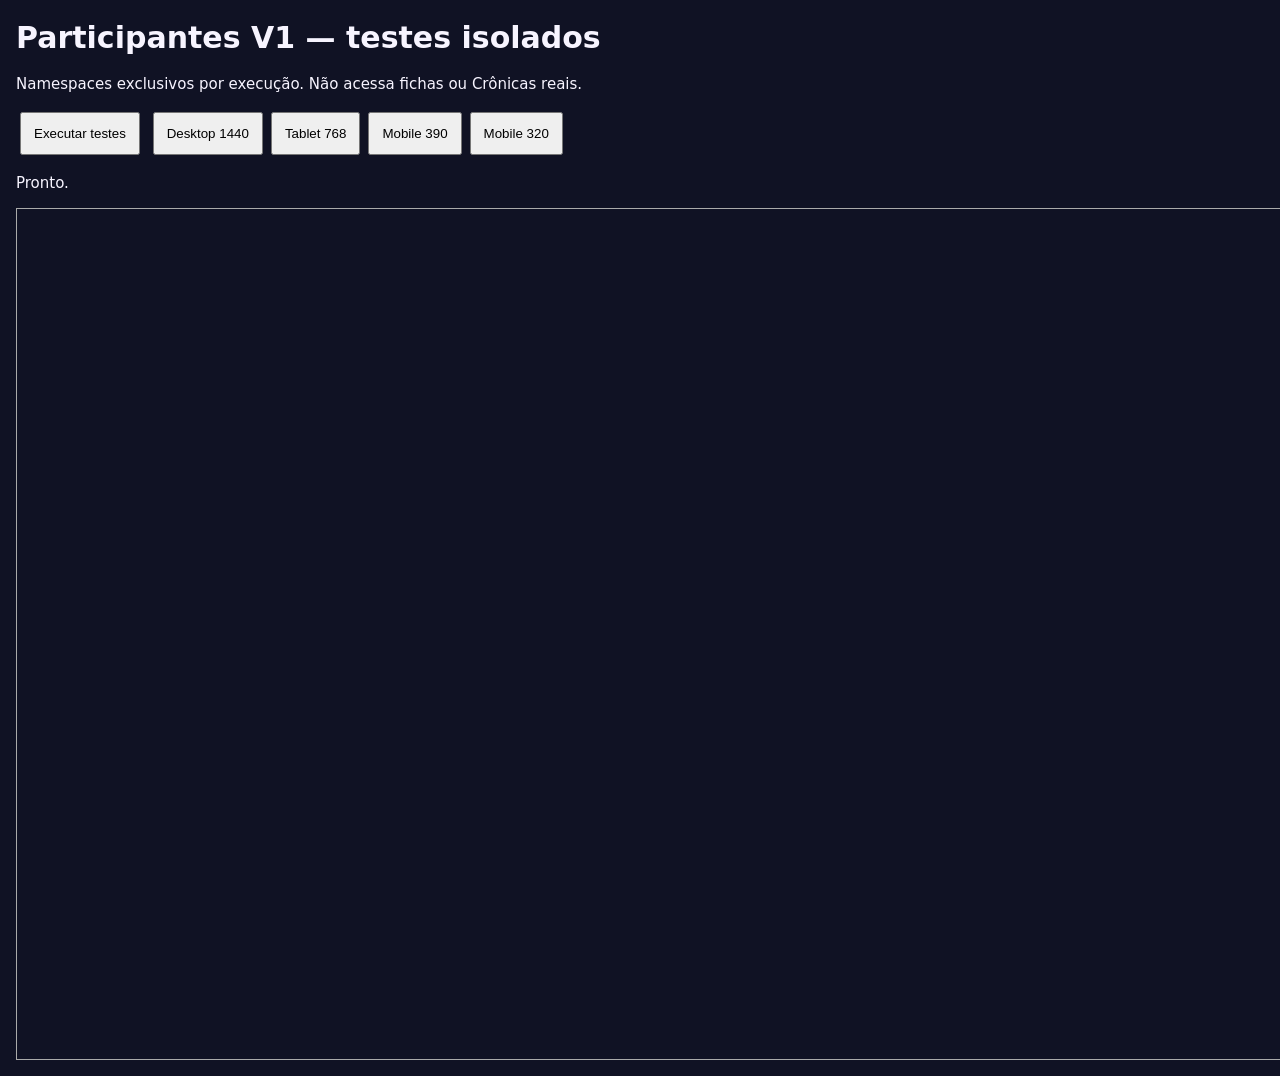
<file: tests/participantes-v1.html>
<!doctype html>
<html lang="pt-BR"><meta charset="utf-8"><meta name="viewport" content="width=device-width,initial-scale=1">
<title>Participantes V1 — testes isolados</title>
<style>body{background:#101224;color:#f7f4ff;font:15px system-ui;margin:16px}button{padding:12px;margin:4px}li{margin:5px 0}.pass{color:#82e8ac}.fail{color:#ff8b9f}iframe{display:block;width:1440px;height:850px;border:1px solid #aaa;margin-top:16px}</style>
<h1>Participantes V1 — testes isolados</h1>
<p>Namespaces exclusivos por execução. Não acessa fichas ou Crônicas reais.</p>
<button id="run">Executar testes</button>
<button data-width="1440">Desktop 1440</button><button data-width="768">Tablet 768</button><button data-width="390">Mobile 390</button><button data-width="320">Mobile 320</button>
<p id="status" role="status">Pronto.</p><ol id="results"></ol><iframe id="app" title="Aplicação isolada de teste"></iframe>
<script src="participantes-v1.js"></script></html>
</file>
<file: style.css>
/* Global credit: outside page flow and below floating tools/dialogs. */
.site-watermark {
  position: fixed;
  right: max(0.75rem, env(safe-area-inset-right));
  bottom: calc(2px + env(safe-area-inset-bottom));
  color: #d4cee8;
  opacity: 0.42;
  font: 400 10px/1.2 system-ui, sans-serif;
  letter-spacing: 0.02em;
  white-space: nowrap;
  pointer-events: none;
  user-select: none;
}

@media (max-width: 1279px) {
  body:not(.manager-view-open):not(.notes-view-open) .site-watermark {
    right: calc(76px + env(safe-area-inset-right));
    bottom: calc(var(--mobile-nav-clearance, 72px) + 4px);
  }
}

@media print {
  .site-watermark { display: none; }
}

:root {
  /* Fase 2 Alpha — identidade cromática inspirada na capa oficial */
  --color-bg-primary: #07091a;
  --color-bg-secondary: #0b102b;
  --color-surface-primary: #131738;
  --color-surface-elevated: #1b1c48;
  --color-surface-interactive: #252153;
  --color-surface-input: #11152f;
  --color-overlay: #050611d9;

  --color-border-subtle: #2b2a50;
  --color-border-default: #675c99;
  --color-border-highlight: #9b6dff;
  --color-focus: #d5c4ff;

  --color-text-primary: #f7f4ff;
  --color-text-secondary: #d4cee8;
  --color-text-muted: #9d96b8;
  --color-text-placeholder: #aaa3c0;
  --color-text-on-accent: #0d0b1c;

  --color-accent: #9b6dff;
  --color-accent-secondary: #5e7cff;
  --color-accent-hover: #b28bff;
  --color-accent-active: #c7b5ff;
  --color-accent-soft: color-mix(in srgb, var(--color-accent) 16%, transparent);
  --color-accent-soft-hover: color-mix(in srgb, var(--color-accent) 24%, transparent);
  --color-resonance-magenta: #e85acf;

  --color-success: #5bd68a;
  --color-danger: #ff5f7e;
  --color-warning: #f2c66d;
  --color-info: #49c8ff;

  --color-resource-pv: #ff5f7e;
  --color-resource-pn: #a978ff;
  --color-resource-ps: #42d4e8;
  --color-defense: #f2c66d;
  --color-degree-experienced: #5e87ff;
  --color-degree-experienced-strong: #abc7ff;

  --color-shadow: rgba(0, 2, 10, 0.5);
  --color-shadow-strong: rgba(0, 2, 14, 0.68);

  /* Aliases preservam os contratos visuais existentes durante a migração. */
  --bg: var(--color-bg-primary);
  --panel: var(--color-surface-primary);
  --panel-2: var(--color-surface-elevated);
  --panel-3: var(--color-surface-interactive);
  --text: var(--color-text-primary);
  --muted: var(--color-text-muted);
  --line: color-mix(in srgb, var(--color-focus) 16%, transparent);
  --accent: var(--color-accent);
  --accent-strong: var(--color-accent-active);
  --accent-soft: var(--color-accent-soft);
  --danger: var(--color-danger);
  --success: var(--color-success);
  --experienced: var(--color-degree-experienced);
  --experienced-strong: var(--color-degree-experienced-strong);
  --shadow: 0 18px 42px var(--color-shadow);
  --radius: 20px;
  --mobile-resource-bar-height: 0px;
  --mobile-nav-clearance: 0px;
  --alpha-space-1: 0.35rem;
  --alpha-space-2: 0.55rem;
  --alpha-space-3: 0.8rem;
  --alpha-space-4: 1.1rem;
  --alpha-space-5: 1.5rem;
  --alpha-cut-small: 7px;
  --alpha-cut-medium: 12px;
  --alpha-touch-target: 44px;
  --alpha-control-height: 42px;
}

* { box-sizing: border-box; }
[hidden] { display: none !important; }
.sr-only {
  position: absolute;
  width: 1px;
  height: 1px;
  padding: 0;
  margin: -1px;
  overflow: hidden;
  clip: rect(0, 0, 0, 0);
  white-space: nowrap;
  border: 0;
}

html { color-scheme: dark; }

body {
  margin: 0;
  width: 100%;
  overflow-x: hidden;
  min-height: 100vh;
  color: var(--text);
  background:
    radial-gradient(circle at 12% 0%, rgba(126, 87, 194, 0.22), transparent 26rem),
    radial-gradient(circle at 100% 100%, rgba(73, 47, 116, 0.18), transparent 32rem),
    var(--bg);
  font-family: Inter, ui-sans-serif, system-ui, -apple-system, BlinkMacSystemFont, "Segoe UI", sans-serif;
}

button, input, select, textarea { font: inherit; }
button { cursor: pointer; }

.character-manager {
  min-height: 100vh;
  padding: clamp(0.75rem, 2vw, 1.5rem);
}

.character-manager,
.character-sheet-view {
  transform-origin: center top;
}

.view-transition-locked {
  pointer-events: none;
}

.view-leaving,
.view-enter-prep,
.view-entering {
  will-change: opacity, transform;
}

.view-leaving {
  opacity: 0;
  transform: scale(0.985);
  transition: opacity 110ms ease, transform 110ms ease;
}

.view-enter-prep {
  opacity: 0;
  transform: scale(0.98);
}

.view-entering {
  opacity: 1;
  transform: scale(1);
  transition: opacity 110ms ease, transform 110ms ease;
}

.manager-app-shell {
  width: min(100%, 1440px);
  min-height: calc(100vh - clamp(1.5rem, 4vw, 3rem));
  margin-inline: auto;
  overflow: hidden;
  border: 1px solid var(--line);
  border-radius: calc(var(--radius) + 4px);
  background: rgba(23, 18, 38, 0.94);
  box-shadow: var(--shadow);
}

.manager-topbar {
  display: flex;
  min-height: 64px;
  align-items: center;
  justify-content: center;
  padding: 0.9rem 1.5rem;
  border-bottom: 1px solid var(--line);
  background: rgba(14, 11, 22, 0.68);
}

.manager-topbar h1 {
  margin: 0;
  font-size: clamp(1.25rem, 2vw, 1.65rem);
  line-height: 1.1;
  letter-spacing: -0.025em;
  text-align: center;
}

.manager-workspace {
  display: grid;
  min-height: calc(100vh - clamp(1.5rem, 4vw, 3rem) - 64px);
  grid-template-columns: 220px minmax(0, 1fr);
}

.manager-sidebar {
  padding: 1.35rem 1rem;
  border-right: 1px solid var(--line);
  background: rgba(14, 11, 22, 0.36);
}

.manager-navigation {
  display: grid;
  gap: 0.42rem;
}

.manager-nav-item {
  width: 100%;
  min-height: 44px;
  padding: 0.72rem 0.85rem;
  border: 1px solid transparent;
  border-radius: 11px;
  color: var(--muted);
  background: transparent;
  text-align: left;
  font-size: 0.86rem;
  font-weight: 800;
  transition: color 0.16s ease, border-color 0.16s ease, background 0.16s ease;
}

.manager-nav-item:hover {
  color: var(--text);
  background: rgba(255, 255, 255, 0.045);
}

.manager-nav-item.active {
  border-color: rgba(159, 122, 234, 0.34);
  color: var(--accent-strong);
  background: var(--accent-soft);
}

.manager-content {
  min-width: 0;
  padding: clamp(1rem, 2.2vw, 1.75rem);
}

.manager-section {
  min-width: 0;
  outline: none;
}

.manager-content-actions {
  display: flex;
  min-height: 42px;
  align-items: flex-start;
  justify-content: flex-end;
  margin-bottom: 1.25rem;
}

#managerImportCharacter {
  min-width: 170px;
}

.manager-disabled-action {
  cursor: not-allowed;
  opacity: 0.62;
}

.manager-disabled-action:hover { transform: none; }
.manager-disabled-action span {
  display: block;
  margin-top: 0.14rem;
  color: var(--muted);
  font-size: 0.64rem;
  font-weight: 700;
}

.character-gallery {
  display: grid;
  grid-template-columns: repeat(auto-fill, minmax(205px, 220px));
  justify-content: start;
  align-items: stretch;
  gap: clamp(0.85rem, 1.6vw, 1.125rem);
}

.manager-future-panel {
  max-width: 540px;
  padding: 0.75rem 0;
}

.manager-future-panel h2 {
  margin: 0 0 0.45rem;
  font-size: clamp(1.25rem, 2vw, 1.7rem);
}

.manager-future-panel p {
  margin: 0;
  color: var(--muted);
  line-height: 1.5;
}

.character-card-shell {
  position: relative;
  min-width: 0;
}

.create-character-card,
.character-card {
  min-width: 0;
  overflow: hidden;
  border: 1px solid var(--line);
  border-radius: 18px;
  color: var(--text);
  background: rgba(14, 11, 22, 0.72);
  box-shadow: 0 12px 28px rgba(0, 0, 0, 0.2);
}

.create-character-card {
  display: flex;
  height: 100%;
  min-height: 326px;
  padding: 1.25rem;
  flex-direction: column;
  align-items: center;
  justify-content: center;
  gap: 0.45rem;
  border-style: dashed;
  border-color: rgba(195, 167, 255, 0.42);
  background:
    radial-gradient(circle at 50% 38%, rgba(159, 122, 234, 0.18), transparent 42%),
    rgba(14, 11, 22, 0.55);
}

.create-character-symbol {
  display: grid !important;
  width: 68px;
  height: 68px;
  margin: 0 0 0.65rem !important;
  place-items: center;
  border: 1px solid rgba(195, 167, 255, 0.44);
  border-radius: 50%;
  color: var(--accent-strong) !important;
  background: var(--accent-soft);
  font-size: 2.4rem !important;
  font-weight: 400 !important;
}

.create-character-card strong { font-size: 1rem; }
.create-character-card > span:last-child {
  color: var(--muted);
  font-size: 0.72rem;
  font-weight: 700;
}

.create-character-card:hover {
  transform: translateY(-3px);
  border-color: rgba(195, 167, 255, 0.62);
  background:
    radial-gradient(circle at 50% 38%, rgba(159, 122, 234, 0.26), transparent 42%),
    rgba(14, 11, 22, 0.68);
}

.create-character-card.is-opening,
.character-card.is-opening {
  border-color: var(--accent-strong);
  box-shadow:
    0 0 0 3px rgba(159, 122, 234, 0.18),
    0 18px 34px rgba(0, 0, 0, 0.3);
  transform: scale(0.99);
}

.create-character-card[aria-busy="true"] {
  cursor: wait;
  opacity: 0.68;
}

.character-card {
  display: grid;
  width: 100%;
  height: 100%;
  padding: 0;
  text-align: left;
  transition: transform 0.18s ease, border-color 0.18s ease, box-shadow 0.18s ease;
}

.character-card:hover {
  transform: translateY(-3px);
  border-color: rgba(195, 167, 255, 0.52);
  box-shadow: 0 18px 34px rgba(0, 0, 0, 0.3);
}

.character-options-button {
  position: absolute;
  top: 0.6rem;
  right: 0.6rem;
  z-index: 3;
  display: grid;
  width: 38px;
  height: 38px;
  padding: 0;
  place-items: center;
  border: 1px solid rgba(255, 255, 255, 0.2);
  border-radius: 11px;
  color: var(--text);
  background: rgba(14, 11, 22, 0.82);
  box-shadow: 0 6px 16px rgba(0, 0, 0, 0.28);
  backdrop-filter: blur(10px);
  font-size: 1.25rem;
  line-height: 1;
}

.character-options-button:hover,
.character-options-button[aria-expanded="true"] {
  border-color: rgba(195, 167, 255, 0.58);
  background: rgba(43, 33, 68, 0.96);
}

.character-options-popover {
  position: absolute;
  top: 3.25rem;
  right: 0.6rem;
  z-index: 12;
  width: min(210px, calc(100% - 1.2rem));
  padding: 0.35rem;
  border: 1px solid var(--line);
  border-radius: 12px;
  background: rgba(23, 18, 38, 0.98);
  box-shadow: 0 16px 34px rgba(0, 0, 0, 0.42);
  backdrop-filter: blur(16px);
}

.character-options-popover button {
  width: 100%;
  padding: 0.72rem 0.75rem;
  border: 0;
  border-radius: 9px;
  color: var(--text);
  background: transparent;
  text-align: left;
  font-size: 0.8rem;
  font-weight: 750;
}

.character-options-popover button:hover,
.character-options-popover button:focus-visible {
  outline: none;
  background: var(--accent-soft);
}

.character-options-popover .danger-option { color: var(--color-danger); }

.character-card:focus-visible,
.create-character-card:focus-visible,
.manager-nav-item:focus-visible,
.manager-disabled-action:focus-visible,
.character-options-button:focus-visible {
  outline: 3px solid var(--accent-strong);
  outline-offset: 3px;
}

@media (prefers-reduced-motion: reduce) {
  .view-leaving,
  .view-entering {
    transition-duration: 1ms;
  }

  .view-leaving,
  .view-enter-prep,
  .view-entering,
  .create-character-card.is-opening,
  .character-card.is-opening {
    transform: none;
  }

}

.character-card-portrait {
  position: relative;
  display: grid;
  width: 100%;
  aspect-ratio: 4 / 5;
  overflow: hidden;
  place-items: center;
  border-bottom: 1px solid var(--line);
  background:
    radial-gradient(circle at 50% 38%, rgba(159, 122, 234, 0.2), transparent 34%),
    linear-gradient(145deg, var(--panel-3), var(--panel));
}

.character-card-portrait img {
  width: 100%;
  height: 100%;
  object-fit: cover;
}

.character-card-placeholder {
  display: grid;
  width: 88px;
  height: 88px;
  place-items: center;
  border: 1px solid rgba(195, 167, 255, 0.32);
  border-radius: 50%;
  color: var(--accent-strong);
  background: rgba(159, 122, 234, 0.1);
  font-size: 2rem;
  font-weight: 800;
  letter-spacing: -0.04em;
}

.character-card-info {
  display: grid;
  gap: 0.16rem;
  min-height: 74px;
  padding: 0.9rem;
  align-content: start;
}

.character-card-name {
  display: -webkit-box;
  overflow: hidden;
  font-size: 0.98rem;
  font-weight: 700;
  line-height: 1.25;
  overflow-wrap: anywhere;
  -webkit-box-orient: vertical;
  -webkit-line-clamp: 2;
}

.character-card-level {
  color: var(--muted);
  font-size: 0.78rem;
  font-weight: 600;
}

.character-card-detail {
  min-width: 0;
  overflow: hidden;
  color: var(--muted);
  font-size: 0.72rem;
  font-weight: 500;
  line-height: 1.3;
  text-overflow: ellipsis;
  white-space: nowrap;
}

.app-header {
  display: flex;
  justify-content: space-between;
  align-items: center;
  gap: 1rem;
  padding: 1.25rem 1.5rem;
  border-bottom: 1px solid var(--line);
  background: rgba(14, 11, 22, 0.88);
  backdrop-filter: blur(16px);
  position: sticky;
  top: 0;
}

.app-header h1 {
  margin: 0.1rem 0 0;
  font-size: clamp(1.25rem, 2vw, 2rem);
}

.app-header p {
  margin: 0.2rem 0 0;
  color: var(--muted);
}

.eyebrow, .section-kicker {
  color: var(--accent-strong);
  font-size: 0.75rem;
  font-weight: 800;
  letter-spacing: 0.14em;
  text-transform: uppercase;
}

.header-actions {
  display: flex;
  flex-wrap: wrap;
  justify-content: flex-end;
  gap: 0.6rem;
}

.btn {
  border: 1px solid transparent;
  border-radius: 12px;
  padding: 0.72rem 1rem;
  color: var(--color-text-on-accent);
  background: var(--accent-strong);
  font-weight: 800;
  transition: transform 0.18s ease, border-color 0.18s ease, background 0.18s ease;
}

.btn:hover { transform: translateY(-1px); }
.btn.secondary { color: var(--text); background: var(--panel-2); border-color: var(--line); }
.btn.danger { color: white; background: rgba(239, 107, 122, 0.15); border-color: rgba(239, 107, 122, 0.45); }
.btn.small { padding: 0.58rem 0.78rem; font-size: 0.83rem; }
.file-button { display: inline-flex; align-items: center; }

.sheet-layout {
  display: grid;
  grid-template-columns: minmax(360px, 0.95fr) minmax(270px, 0.56fr) minmax(520px, 1.35fr);
  gap: 1rem;
  padding: 1rem;
  align-items: stretch;
}

.panel {
  background: linear-gradient(180deg, rgba(33, 25, 54, 0.96), rgba(23, 18, 38, 0.98));
  border: 1px solid var(--line);
  border-radius: var(--radius);
  box-shadow: var(--shadow);
}

.character-panel, .skills-panel, .content-panel { padding: 1.15rem; }
.character-panel, .skills-panel { min-height: calc(100vh - 7.5rem); }

.panel-title-row {
  display: flex;
  align-items: center;
  justify-content: space-between;
  gap: 1rem;
  margin-bottom: 1rem;
}

.panel-title-row.compact { margin-bottom: 0.7rem; }
.panel-title-row h2 { margin: 0.15rem 0 0; font-size: 1.18rem; }

.autosave-status {
  color: var(--success);
  font-size: 0.8rem;
  font-weight: 700;
}

.identity-top {
  position: relative;
  display: grid;
  grid-template-columns: minmax(0, 1fr);
  gap: 0.7rem;
  align-items: start;
  justify-items: center;
  padding: 0.15rem 0 0.25rem;
  isolation: isolate;
}

.identity-top::before {
  content: "";
  position: absolute;
  z-index: -1;
  top: 72px;
  left: 7%;
  right: 7%;
  height: 1px;
  background: linear-gradient(90deg, transparent, rgba(195, 167, 255, 0.26) 18%, rgba(195, 167, 255, 0.48) 50%, rgba(195, 167, 255, 0.26) 82%, transparent);
}

.portrait-upload {
  position: relative;
  z-index: 2;
  width: 145px;
  height: 145px;
  min-width: 145px;
  min-height: 145px;
  aspect-ratio: 1 / 1;
  border-radius: 50%;
  border: 3px solid transparent;
  display: grid;
  place-items: center;
  overflow: hidden;
  flex: 0 0 145px;
  background:
    radial-gradient(circle at 35% 30%, rgba(195, 167, 255, 0.2), transparent 64%) padding-box,
    linear-gradient(var(--panel-2), var(--panel-2)) padding-box,
    conic-gradient(from 215deg, rgba(159, 122, 234, 0.45), rgba(231, 221, 255, 0.95), rgba(159, 122, 234, 0.38), rgba(231, 221, 255, 0.82), rgba(159, 122, 234, 0.45)) border-box;
  color: var(--muted);
  text-align: center;
  padding: 0;
  cursor: pointer;
  box-shadow: 0 0 0 4px rgba(14, 11, 22, 0.82), 0 0 0 5px rgba(195, 167, 255, 0.18), 0 12px 28px rgba(0, 0, 0, 0.32);
}

.portrait-upload::before {
  content: "";
  position: absolute;
  z-index: 2;
  inset: 5px;
  border: 1px solid rgba(231, 221, 255, 0.2);
  border-radius: 50%;
  pointer-events: none;
}

.portrait-upload span { padding: 1rem; }
.portrait-upload img {
  width: 100%;
  height: 100%;
  min-width: 100%;
  min-height: 100%;
  object-fit: cover;
  object-position: center;
  border-radius: 50%;
  display: none;
}
.portrait-upload.has-image img { display: block; }
.portrait-upload.has-image span { display: none; }

.resources-grid {
  width: min(100%, 680px);
  min-width: 0;
  display: grid;
  grid-template-columns: repeat(2, minmax(0, 1fr));
  grid-template-areas:
    "pv pn"
    "ps defense";
  gap: 0.62rem;
  align-items: stretch;
}

.resource-card {
  --resource-color: var(--accent-strong);
  --resource-cut: 12px;
  position: relative;
  min-width: 0;
  padding: 0.68rem 0.66rem 0.58rem;
  border: 1px solid color-mix(in srgb, var(--resource-color) 30%, rgba(255, 255, 255, 0.08));
  border-radius: 0;
  clip-path: polygon(var(--resource-cut) 0, 100% 0, 100% calc(100% - var(--resource-cut)), calc(100% - var(--resource-cut)) 100%, 0 100%, 0 var(--resource-cut));
  background:
    linear-gradient(145deg, color-mix(in srgb, var(--resource-color) 13%, rgba(33, 25, 54, 0.88)), rgba(14, 11, 22, 0.92) 62%),
    rgba(14, 11, 22, 0.92);
  overflow: hidden;
  isolation: isolate;
}

.resource-card::before {
  content: "";
  position: absolute;
  z-index: -1;
  inset: 0;
  height: auto;
  background:
    linear-gradient(90deg, var(--resource-color), transparent 72%) 0 0 / 72% 2px no-repeat,
    linear-gradient(180deg, var(--resource-color), transparent 76%) 0 0 / 2px 42% no-repeat,
    linear-gradient(270deg, color-mix(in srgb, var(--resource-color) 72%, transparent), transparent) 100% 100% / 44% 1px no-repeat;
  opacity: 0.72;
  pointer-events: none;
}

.resource-card > * {
  position: relative;
  z-index: 1;
}

.pv-card { --resource-color: var(--color-resource-pv); grid-area: pv; }
.pn-card { --resource-color: var(--color-resource-pn); grid-area: pn; }
.ps-card {
  --resource-color: var(--color-resource-ps);
  grid-area: ps;
  width: 100%;
}
.defense-card {
  --resource-color: var(--color-defense);
  grid-area: defense;
  width: 100%;
}

.resource-heading {
  display: flex;
  align-items: baseline;
  justify-content: space-between;
  gap: 0.5rem;
  margin-bottom: 0.22rem;
}

.resource-heading > span {
  color: var(--resource-color);
  font-size: 0.78rem;
  font-weight: 950;
  letter-spacing: 0.13em;
  text-shadow: 0 0 10px color-mix(in srgb, var(--resource-color) 28%, transparent);
}

.resource-heading small {
  min-width: 0;
  color: var(--muted);
  font-size: 0.58rem;
  text-align: right;
  letter-spacing: 0.025em;
}

.resource-readout {
  display: grid;
  gap: 0.28rem;
  padding: 0.18rem 0.12rem 0.12rem;
}

.resource-values {
  display: grid;
  grid-template-columns: minmax(0, 1fr) auto minmax(0, 0.78fr);
  gap: 0.2rem;
  align-items: center;
  font-variant-numeric: tabular-nums;
}

.resource-values > span {
  color: var(--muted);
  font-weight: 900;
  font-size: 0.88rem;
}

.resource-values input {
  appearance: textfield;
  min-width: 0;
  padding: 0.14rem 0.08rem 0.2rem;
  border: 0;
  border-bottom: 1px solid transparent;
  border-radius: 0;
  background: transparent;
  box-shadow: none;
  text-align: center;
  font-size: clamp(1.28rem, 2vw, 1.55rem);
  font-weight: 900;
  line-height: 1.05;
  font-variant-numeric: tabular-nums;
  text-shadow: 0 0 12px color-mix(in srgb, var(--resource-color) 16%, transparent);
}

.resource-values input[id$="Max"] {
  color: color-mix(in srgb, var(--text) 76%, var(--resource-color));
  font-size: clamp(1rem, 1.55vw, 1.18rem);
  font-weight: 780;
}

.resource-values input::-webkit-outer-spin-button,
.resource-values input::-webkit-inner-spin-button {
  margin: 0;
  appearance: none;
}

.resource-values input:hover:not(:focus) {
  background: color-mix(in srgb, var(--resource-color) 4%, transparent);
}

.resource-values input:focus {
  border-color: transparent;
  border-bottom-color: var(--resource-color);
  background: color-mix(in srgb, var(--resource-color) 8%, transparent);
  box-shadow: inset 0 -2px 0 color-mix(in srgb, var(--resource-color) 62%, transparent);
}

.resource-values input:focus-visible {
  outline: 2px solid color-mix(in srgb, var(--resource-color) 48%, transparent);
  outline-offset: 1px;
}

.resource-progress {
  position: relative;
  height: 11px;
  margin: 0;
  overflow: hidden;
  border: 1px solid color-mix(in srgb, var(--resource-color) 20%, rgba(255, 255, 255, 0.08));
  border-radius: 0;
  clip-path: polygon(5px 0, 100% 0, calc(100% - 5px) 100%, 0 100%);
  background: rgba(0, 0, 0, 0.32);
  box-shadow: inset 0 2px 4px rgba(0, 0, 0, 0.42);
}

.resource-progress span {
  display: block;
  width: 0;
  height: 100%;
  position: relative;
  overflow: hidden;
  border-radius: 0;
  background: linear-gradient(90deg, color-mix(in srgb, var(--resource-color) 80%, var(--color-text-primary) 6%), var(--resource-color));
  box-shadow: 0 0 12px color-mix(in srgb, var(--resource-color) 38%, transparent);
  transition: width 0.34s cubic-bezier(0.22, 0.75, 0.25, 1), filter 0.18s ease;
}

.resource-progress span::after {
  content: "";
  position: absolute;
  inset: 0;
  opacity: 0;
  transform: translateX(-125%);
  background: linear-gradient(105deg, transparent 28%, rgba(255, 255, 255, 0.58) 50%, transparent 72%);
  pointer-events: none;
}

.resource-steps {
  display: grid;
  grid-template-columns: repeat(5, minmax(0, 1fr));
  gap: 0;
  margin-top: 0.42rem;
  border-top: 1px solid color-mix(in srgb, var(--resource-color) 18%, transparent);
}

.resource-steps button {
  min-width: 0;
  min-height: 30px;
  padding: 0.34rem 0.08rem 0.18rem;
  border: 0;
  border-left: 1px solid color-mix(in srgb, var(--resource-color) 15%, transparent);
  border-radius: 0;
  background: transparent;
  color: var(--text);
  font-size: 0.7rem;
  font-weight: 900;
}

.resource-steps button:first-child { border-left: 0; }
.resource-steps button:active { transform: translateY(1px) scale(0.98); }
.resource-steps button:hover { background: color-mix(in srgb, var(--resource-color) 11%, transparent); color: var(--resource-color); }
.resource-steps button:focus-visible { outline: 2px solid var(--resource-color); outline-offset: -2px; }

.temporary-health {
  grid-template-columns: minmax(0, 1fr) 44px;
  align-items: center;
  gap: 0.28rem;
  margin-top: 0.32rem;
  padding: 0.3rem 0.12rem 0;
  border-top: 1px solid color-mix(in srgb, var(--resource-color) 14%, transparent);
  color: var(--muted);
  font-size: 0.58rem;
  letter-spacing: 0.035em;
  text-transform: uppercase;
}

.temporary-health input {
  appearance: textfield;
  padding: 0.12rem 0.08rem;
  border: 0;
  border-bottom: 1px solid color-mix(in srgb, var(--resource-color) 24%, transparent);
  border-radius: 0;
  background: transparent;
  color: var(--resource-color);
  box-shadow: none;
  text-align: center;
  font-size: 0.78rem;
  font-weight: 900;
}

.temporary-health input::-webkit-outer-spin-button,
.temporary-health input::-webkit-inner-spin-button { appearance: none; margin: 0; }

.temporary-health input:focus {
  border-color: var(--resource-color);
  background: color-mix(in srgb, var(--resource-color) 7%, transparent);
  box-shadow: inset 0 -1px 0 var(--resource-color);
}

.defense-card {
  display: grid;
  justify-items: center;
  align-self: center;
  align-content: center;
  gap: 0.48rem;
  min-height: 112px;
  padding: 0.72rem 0.58rem;
  border-color: rgba(242, 196, 109, 0.34);
  clip-path: polygon(14px 0, calc(100% - 14px) 0, 100% 14px, 100% calc(100% - 14px), calc(100% - 14px) 100%, 14px 100%, 0 calc(100% - 14px), 0 14px);
  background:
    radial-gradient(circle at 50% 42%, rgba(242, 196, 109, 0.09), transparent 56%),
    linear-gradient(155deg, rgba(43, 33, 68, 0.84), rgba(14, 11, 22, 0.94));
  text-align: center;
}

.defense-card::before {
  background:
    linear-gradient(90deg, transparent, var(--resource-color), transparent) 50% 0 / 74% 1px no-repeat,
    linear-gradient(90deg, transparent, rgba(242, 196, 109, 0.48), transparent) 50% 100% / 58% 1px no-repeat;
  opacity: 0.78;
}

.defense-value {
  display: flex;
  align-items: baseline;
  justify-content: center;
  gap: 0.58rem;
  min-width: min(100%, 132px);
  padding: 0.08rem 0.48rem 0.36rem;
  border-bottom: 1px solid rgba(242, 196, 109, 0.28);
}

.defense-label {
  color: var(--resource-color);
  font-size: 0.72rem;
  font-weight: 950;
  letter-spacing: 0.08em;
}

.defense-card strong {
  display: block;
  margin: 0;
  color: var(--resource-color);
  font-size: clamp(1.9rem, 3vw, 2.35rem);
  line-height: 1;
  text-shadow: 0 0 16px rgba(242, 196, 109, 0.22);
}

.defense-formula {
  display: block;
  color: var(--muted);
  max-width: 190px;
  font-size: 0.6rem;
  line-height: 1.4;
  letter-spacing: 0.015em;
}

.resource-card.resource-increased {
  animation: resource-increase-feedback 0.36s ease-out;
}

.resource-card.resource-decreased {
  animation: resource-decrease-feedback 0.34s ease-out;
}

.resource-card.resource-increased .resource-progress span::after {
  animation: resource-bar-recovery 0.36s ease-out;
}

.resource-card.resource-decreased .resource-progress span {
  animation: resource-bar-loss 0.34s ease-out;
}

@keyframes resource-increase-feedback {
  0%, 100% {
    transform: scale(1);
    filter: none;
  }
  42% {
    transform: translateY(-1px) scale(1.012);
    filter: brightness(1.13) drop-shadow(0 0 6px color-mix(in srgb, var(--resource-color) 24%, transparent));
  }
}

/* Crônicas — tela interna do registro */
.chronicle-record.chronicle-record-real {
  grid-template-columns: minmax(170px, 0.82fr) minmax(0, 1.18fr) 44px;
}

.chronicle-record-open {
  position: relative;
  z-index: 3;
  display: grid;
  width: 44px;
  min-height: 44px;
  align-self: stretch;
  place-items: center;
  padding: 0;
  border: 0;
  border-left: 1px solid color-mix(in srgb, var(--color-focus) 12%, transparent);
  border-radius: 0 10px 0 0;
  color: var(--color-text-secondary);
  background: linear-gradient(180deg, color-mix(in srgb, var(--color-accent) 4%, transparent), transparent 72%);
  cursor: pointer;
  transition: border-color 160ms ease, background 160ms ease, box-shadow 160ms ease;
}

.chronicle-record-open:hover {
  border-left-color: color-mix(in srgb, var(--color-warning) 34%, transparent);
  background: linear-gradient(180deg, color-mix(in srgb, var(--color-accent) 12%, transparent), transparent 82%);
}

.chronicle-record-open:focus-visible {
  outline: 2px solid var(--color-focus);
  outline-offset: -2px;
  box-shadow: 0 0 22px color-mix(in srgb, var(--color-focus) 16%, transparent);
}

.chronicle-record-open:disabled {
  cursor: wait;
}

.chronicle-record-open .chronicle-record-mark {
  flex: 0 0 auto;
}

.chronicle-record-open:hover .chronicle-record-mark {
  border-color: color-mix(in srgb, var(--color-warning) 58%, var(--color-focus));
}

.chronicle-detail-view {
  width: min(100%, 1280px);
  padding: 0 0 clamp(4rem, 8vw, 7rem);
}

.chronicle-detail-back {
  display: inline-flex;
  min-height: 42px;
  align-items: center;
  margin: 0 0 clamp(1.6rem, 3vw, 2.6rem);
  padding: 0.55rem 0;
  border: 0;
  border-bottom: 1px solid color-mix(in srgb, var(--color-warning) 30%, transparent);
  color: var(--color-text-secondary);
  background: transparent;
  font: inherit;
  font-size: 0.78rem;
  font-weight: 760;
  letter-spacing: 0.035em;
  cursor: pointer;
  transition: border-color 160ms ease, color 160ms ease;
}

.chronicle-detail-back:hover {
  border-color: var(--color-warning);
  color: var(--color-text-primary);
}

.chronicle-detail-back:focus-visible {
  outline: 2px solid var(--color-focus);
  outline-offset: 5px;
}

.chronicle-detail-masthead {
  position: relative;
  display: grid;
  min-height: clamp(320px, 32vw, 430px);
  overflow: hidden;
  grid-template-columns: minmax(320px, 0.82fr) minmax(0, 1.18fr);
  border-top: 1px solid color-mix(in srgb, var(--color-warning) 32%, transparent);
  border-bottom: 1px solid color-mix(in srgb, var(--color-focus) 24%, transparent);
  background:
    radial-gradient(circle at 78% 20%, color-mix(in srgb, var(--color-resonance-magenta) 10%, transparent), transparent 32%),
    linear-gradient(112deg, color-mix(in srgb, var(--color-surface-elevated) 88%, transparent), color-mix(in srgb, var(--color-bg-primary) 94%, transparent));
  box-shadow: 0 28px 72px rgba(1, 2, 12, 0.34);
}

.chronicle-detail-masthead::before,
.chronicle-detail-masthead::after {
  content: "";
  position: absolute;
  z-index: 3;
  pointer-events: none;
}

.chronicle-detail-masthead::before {
  right: 0;
  bottom: 0;
  left: 26%;
  height: 1px;
  background: linear-gradient(90deg, transparent, var(--color-resonance-magenta) 48%, var(--color-focus));
  opacity: 0.62;
}

.chronicle-detail-masthead::after {
  top: 16px;
  right: 16px;
  width: 44px;
  height: 44px;
  border-top: 1px solid color-mix(in srgb, var(--color-warning) 48%, transparent);
  border-right: 1px solid color-mix(in srgb, var(--color-warning) 48%, transparent);
}

.chronicle-detail-cover {
  position: relative;
  min-width: 0;
  min-height: 100%;
  overflow: hidden;
  margin: 0;
  background:
    radial-gradient(circle at 50% 46%, color-mix(in srgb, var(--color-accent) 18%, transparent), transparent 44%),
    var(--color-bg-secondary);
  clip-path: polygon(0 0, 100% 0, calc(100% - 42px) 100%, 0 100%);
}

.chronicle-detail-cover::after {
  content: "";
  position: absolute;
  inset: 0;
  pointer-events: none;
  background:
    linear-gradient(90deg, transparent 58%, color-mix(in srgb, var(--color-bg-primary) 92%, transparent)),
    linear-gradient(180deg, transparent 55%, rgba(3, 4, 18, 0.52));
}

.chronicle-detail-cover img {
  width: 100%;
  height: 100%;
  object-fit: cover;
}

.chronicle-detail-cover-placeholder {
  display: grid;
  width: 100%;
  height: 100%;
  min-height: 320px;
  place-items: center;
  background:
    repeating-linear-gradient(135deg, transparent 0 46px, color-mix(in srgb, var(--color-focus) 4%, transparent) 47px, transparent 48px),
    radial-gradient(circle, color-mix(in srgb, var(--color-warning) 8%, transparent), transparent 42%);
}

.chronicle-detail-cover-placeholder span {
  color: color-mix(in srgb, var(--color-warning) 64%, var(--color-focus));
  font-size: clamp(3rem, 7vw, 5.5rem);
  text-shadow: 0 0 36px color-mix(in srgb, var(--color-focus) 22%, transparent);
}

.chronicle-detail-identity {
  position: relative;
  display: flex;
  min-width: 0;
  justify-content: center;
  flex-direction: column;
  padding: clamp(2rem, 5vw, 5rem) clamp(2.2rem, 5vw, 5.5rem) clamp(2rem, 4vw, 4rem) clamp(1.5rem, 3vw, 3.25rem);
}

.chronicle-detail-identity::before {
  content: "";
  position: absolute;
  top: 16%;
  bottom: 16%;
  left: 0;
  width: 1px;
  background: linear-gradient(180deg, transparent, var(--color-warning) 22%, var(--color-focus) 70%, transparent);
}

.chronicle-detail-metadata {
  display: flex;
  align-items: center;
  gap: 0.55rem;
  margin-bottom: clamp(1.3rem, 3vw, 2.5rem);
  color: color-mix(in srgb, var(--color-warning) 80%, var(--color-text-secondary));
  font-size: 0.67rem;
  font-weight: 850;
  font-variant-numeric: tabular-nums;
  letter-spacing: 0.14em;
  text-transform: uppercase;
}

.chronicle-detail-identity h2 {
  max-width: 760px;
  margin: 0.35rem 0 0;
  overflow-wrap: anywhere;
  color: var(--color-text-primary);
  font-size: clamp(2.35rem, 5.5vw, 5.4rem);
  font-weight: 780;
  line-height: 0.94;
  letter-spacing: -0.06em;
  text-shadow: 0 0 34px color-mix(in srgb, var(--color-accent) 18%, transparent);
}

.chronicle-detail-identity h2:focus {
  outline: none;
}

.chronicle-detail-identity > p {
  max-width: 660px;
  margin: clamp(1rem, 2vw, 1.6rem) 0 0;
  color: var(--color-text-secondary);
  font-size: clamp(0.82rem, 1.15vw, 0.96rem);
  line-height: 1.7;
  white-space: pre-wrap;
}

.chronicle-detail-workspace {
  display: grid;
  grid-template-columns: minmax(0, 1fr) minmax(250px, 286px);
  align-items: start;
  gap: clamp(2rem, 4vw, 4rem);
  margin-top: clamp(2.2rem, 4vw, 3.6rem);
}

.chronicle-detail-main {
  min-width: 0;
}

.chronicle-detail-navigation-row {
  display: flex;
  align-items: stretch;
  gap: 0.8rem;
}

.chronicle-detail-tabs {
  display: grid;
  width: 100%;
  grid-template-columns: repeat(4, minmax(0, 1fr));
  border-top: 1px solid color-mix(in srgb, var(--color-focus) 15%, transparent);
  border-bottom: 1px solid color-mix(in srgb, var(--color-focus) 18%, transparent);
}

.chronicle-detail-tabs [role="tab"] {
  position: relative;
  display: flex;
  min-width: 0;
  min-height: 58px;
  align-items: center;
  justify-content: center;
  gap: 0.45rem;
  padding: 0.7rem 0.55rem;
  border: 0;
  border-right: 1px solid color-mix(in srgb, var(--color-focus) 9%, transparent);
  color: var(--color-text-muted);
  background: transparent;
  font: inherit;
  font-size: 0.68rem;
  font-weight: 780;
  letter-spacing: 0.035em;
  cursor: pointer;
  transition: color 150ms ease, background 150ms ease;
}

.chronicle-detail-tabs [role="tab"]:last-child {
  border-right: 0;
}

.chronicle-detail-tabs [role="tab"] span {
  color: color-mix(in srgb, var(--color-warning) 58%, var(--color-text-muted));
  font-size: 0.55rem;
  font-variant-numeric: tabular-nums;
  letter-spacing: 0.1em;
}

.chronicle-detail-tabs [role="tab"]::after {
  content: "";
  position: absolute;
  right: 18%;
  bottom: -1px;
  left: 18%;
  height: 2px;
  opacity: 0;
  background: linear-gradient(90deg, transparent, var(--color-warning), var(--color-focus), transparent);
  box-shadow: 0 0 12px color-mix(in srgb, var(--color-focus) 22%, transparent);
  transition: opacity 150ms ease;
}

.chronicle-detail-tabs [role="tab"]:hover,
.chronicle-detail-tabs [role="tab"][aria-selected="true"] {
  color: var(--color-text-primary);
  background: linear-gradient(180deg, color-mix(in srgb, var(--color-accent) 8%, transparent), transparent);
}

.chronicle-detail-tabs [role="tab"][aria-selected="true"]::after {
  opacity: 1;
}

.chronicle-detail-tabs [role="tab"]:focus-visible {
  z-index: 1;
  outline: 2px solid var(--color-focus);
  outline-offset: -3px;
}

.chronicle-mobile-actions-trigger {
  display: none;
  min-width: 104px;
  border: 1px solid color-mix(in srgb, var(--color-warning) 32%, var(--color-border-normal));
  border-radius: 2px 10px 2px 10px;
  color: var(--color-text-primary);
  background: color-mix(in srgb, var(--color-surface-interactive) 84%, transparent);
  font: inherit;
  font-size: 0.7rem;
  font-weight: 800;
  letter-spacing: 0.08em;
  text-transform: uppercase;
  cursor: pointer;
}

.chronicle-mobile-actions-trigger:focus-visible {
  outline: 2px solid var(--color-focus);
  outline-offset: 3px;
}

.chronicle-detail-panel {
  position: relative;
  min-height: clamp(340px, 40vw, 520px);
  padding: clamp(2rem, 4vw, 3.8rem);
  border-left: 1px solid color-mix(in srgb, var(--color-warning) 22%, transparent);
  border-bottom: 1px solid color-mix(in srgb, var(--color-focus) 12%, transparent);
  background:
    repeating-linear-gradient(180deg, transparent 0 52px, color-mix(in srgb, var(--color-focus) 3%, transparent) 53px, transparent 54px),
    linear-gradient(135deg, color-mix(in srgb, var(--color-surface-elevated) 44%, transparent), transparent 72%);
}

.chronicle-detail-panel::before {
  content: "";
  position: absolute;
  top: 0;
  left: -1px;
  width: min(42%, 260px);
  height: 1px;
  background: linear-gradient(90deg, var(--color-warning), var(--color-focus), transparent);
}

.chronicle-detail-panel:focus {
  outline: none;
}

.chronicle-detail-panel:focus-visible {
  outline: 2px solid var(--color-focus);
  outline-offset: 4px;
}

.chronicle-detail-panel h3 {
  margin: 0.32rem 0 0;
  color: var(--color-text-primary);
  font-size: clamp(1.3rem, 2.3vw, 2rem);
  letter-spacing: -0.035em;
}

.chronicle-detail-panel p {
  max-width: 540px;
  margin: 1rem 0 0;
  color: var(--color-text-muted);
  font-size: 0.78rem;
  line-height: 1.6;
}

.chronicle-overview-panel {
  min-height: 0;
  padding-bottom: clamp(2.2rem, 4vw, 3.5rem);
}

.chronicle-overview-heading {
  display: flex;
  align-items: end;
  justify-content: space-between;
  gap: 1rem;
}

.chronicle-overview-metadata {
  display: grid;
  grid-template-columns: minmax(120px, 0.7fr) repeat(2, minmax(190px, 1fr));
  margin: clamp(2rem, 4vw, 3.2rem) 0 0;
  border-top: 1px solid color-mix(in srgb, var(--color-warning) 24%, transparent);
  border-bottom: 1px solid color-mix(in srgb, var(--color-border) 68%, transparent);
}

.chronicle-overview-metadata > div {
  position: relative;
  min-width: 0;
  padding: 1.25rem clamp(1rem, 2.4vw, 1.8rem) 1.35rem;
}

.chronicle-overview-metadata > div:first-child {
  padding-left: 0;
}

.chronicle-overview-metadata > div + div::before {
  content: "";
  position: absolute;
  inset: 1rem auto 1rem 0;
  width: 1px;
  background: linear-gradient(180deg, transparent, color-mix(in srgb, var(--color-focus) 34%, transparent), transparent);
}

.chronicle-overview-metadata dt {
  color: var(--color-text-muted);
  font-size: 0.62rem;
  font-weight: 800;
  letter-spacing: 0.16em;
  text-transform: uppercase;
}

.chronicle-overview-metadata dd {
  margin: 0.52rem 0 0;
  color: var(--color-text-primary);
  font-family: var(--font-display);
  font-size: clamp(0.9rem, 1.55vw, 1.08rem);
  line-height: 1.45;
}

.chronicle-actions-panel {
  position: relative;
  min-width: 0;
  padding: 0 0 1.5rem clamp(1.2rem, 2vw, 2rem);
  border-left: 1px solid color-mix(in srgb, var(--color-warning) 22%, transparent);
}

.chronicle-actions-panel::before {
  content: "";
  position: absolute;
  top: 0;
  bottom: 22%;
  left: -1px;
  width: 1px;
  background: linear-gradient(180deg, var(--color-warning), var(--color-focus) 52%, transparent);
  opacity: 0.66;
}

/* Confrontos: espaço operacional independente do arquivo e da ficha. */
.confrontation-view { min-width: 0; padding-bottom: 2rem; }
.confrontation-masthead { display: flex; justify-content: space-between; align-items: flex-start; gap: 1.5rem; padding: 1.6rem 0 2rem; border-bottom: 1px solid var(--color-border-default); }
.confrontation-masthead > div { min-width: 0; }
.confrontation-masthead h2 { margin: 0.4rem 0 0.8rem; font-size: clamp(1.8rem, 4vw, 3rem); line-height: 1.12; overflow-wrap: anywhere; }
.confrontation-masthead p { max-width: 68ch; line-height: 1.7; color: var(--color-text-secondary); white-space: pre-wrap; overflow-wrap: anywhere; }
.confrontation-masthead .chronicles-kicker { display: block; overflow-wrap: anywhere; }
.confrontation-eyebrow { display: block; margin-top: 1rem; color: var(--color-info); font-size: 0.75rem; text-transform: uppercase; letter-spacing: 0.16em; }
.confrontation-workspace { display: grid; grid-template-columns: minmax(0, 1fr) minmax(220px, 280px); gap: clamp(1.5rem, 3vw, 3rem); margin-top: 2rem; align-items: start; }
.confrontation-combatants { min-width: 0; }
.confrontation-combatants-heading { margin-bottom: 1.6rem; }
.confrontation-combatants-heading h3 { font-size: 1.6rem; margin: 0.4rem 0; }
.confrontation-section-heading, .confrontation-index-heading { display: flex; flex-wrap: wrap; align-items: center; justify-content: space-between; gap: 1rem; margin-bottom: 1.25rem; }
.confrontation-section-heading h4 { margin: 0; font-size: 1.1rem; }
.confrontation-index-heading h3 { overflow-wrap: anywhere; }
.confrontation-characters { padding: 1.5rem; border-top: 2px solid var(--color-accent); background: linear-gradient(125deg, var(--color-surface-primary), transparent); }
.confrontation-character-list { display: grid; grid-template-columns: repeat(2, minmax(0, 1fr)); gap: 0.8rem; }
.confrontation-character { display: grid; grid-template-columns: 48px minmax(0, 1fr); gap: 0.8rem; padding: 1rem 0; border-bottom: 1px solid var(--color-border-subtle); }
.confrontation-portrait { width: 48px; height: 60px; display: grid; place-items: center; overflow: hidden; border-radius: 2px 9px 2px 9px; border: 1px solid var(--color-border-default); background: var(--color-surface-elevated); color: var(--color-focus); }
.confrontation-portrait img { width: 100%; height: 100%; object-fit: cover; }
.confrontation-character-identity { display: grid; align-content: start; gap: 0.35rem; min-width: 0; overflow-wrap: anywhere; }
.confrontation-character-pv { grid-column: 2; color: var(--color-resource-pv); font-size: 0.85rem; margin: 0; font-variant-numeric: tabular-nums; overflow-wrap: anywhere; }
.confrontation-reference-warning { color: var(--color-warning); font-size: 0.78rem; }
.confrontation-adversaries { margin-top: 2rem; padding-top: 1.5rem; border-top: 1px solid var(--color-border-default); }
.confrontation-adversary-list, .confrontation-index { list-style: none; margin: 0; padding: 0; }
.confrontation-adversary { display: grid; grid-template-columns: minmax(0, 1fr) auto; gap: 0.8rem 1.25rem; padding: 1.2rem 0; border-bottom: 1px solid var(--color-border-subtle); }
.confrontation-adversary-identity { display: flex; align-items: baseline; gap: 0.7rem; min-width: 0; }
.confrontation-adversary-identity h5 { margin: 0; font-size: 1.05rem; overflow-wrap: anywhere; }
.confrontation-number { font-size: 0.7rem; color: var(--color-text-muted); font-variant-numeric: tabular-nums; }
.confrontation-adversary-stats { display: flex; flex-wrap: wrap; gap: 0.6rem 1.25rem; grid-column: 1; font-size: 0.85rem; font-variant-numeric: tabular-nums; overflow-wrap: anywhere; }
.confrontation-pv { color: var(--color-resource-pv); }.confrontation-defense { color: var(--color-defense); }
.confrontation-row-actions { display: flex; flex-wrap: wrap; gap: 0.5rem; grid-column: 2; grid-row: 1 / span 2; align-items: center; }
.confrontation-activity { border-left: 1px solid var(--color-border-default); padding: 0.5rem 0 1.5rem 1.5rem; }
.confrontation-activity h3 { font-size: 1.05rem; line-height: 1.5; margin: 0.6rem 0; }
.confrontation-activity p { font-size: 0.9rem; line-height: 1.75; color: var(--color-text-secondary); }
.confrontation-index-row { display: grid; grid-template-columns: minmax(0, 1fr) auto; align-items: center; gap: 1.5rem; padding: 1.4rem 0; border-bottom: 1px solid var(--color-border-subtle); }
.confrontation-index-row h4 { font-size: 1.1rem; margin: 0 0 0.5rem; overflow-wrap: anywhere; }
#chroniclePanelEncounters .confrontation-excerpt { font-size: 0.9rem; line-height: 1.6; display: -webkit-box; -webkit-line-clamp: 2; -webkit-box-orient: vertical; overflow: hidden; overflow-wrap: anywhere; margin: 0; }
.confrontation-editor { min-width: 0; padding: clamp(1rem, 2.5vw, 1.6rem); margin: 1rem 0; background: var(--color-surface-primary); border: 1px solid var(--color-border-default); border-left: 2px solid var(--color-info); }
.confrontation-editor h3, .confrontation-editor h5 { margin: 0 0 1.2rem; font-size: 1.15rem; }
.confrontation-editor label { display: block; font-size: 0.9rem; margin: 0.8rem 0 0.5rem; }
.confrontation-editor input:not([type="checkbox"]), .confrontation-editor textarea { display: block; width: 100%; min-width: 0; font-size: 1rem; min-height: 46px; }
.confrontation-editor textarea { resize: vertical; }
.confrontation-help { color: var(--color-text-muted); font-size: 0.78rem; line-height: 1.6; }
.confrontation-editor label .confrontation-help { display: block; }
.confrontation-numeric-fields { display: grid; grid-template-columns: repeat(3, minmax(0, 1fr)); gap: 0.8rem; }
.confrontation-numeric-fields input { margin-top: 0.5rem; }
.confrontation-form-actions { display: flex; flex-wrap: wrap; justify-content: flex-end; gap: 0.7rem; margin-top: 1.3rem; }
.confrontation-danger-zone { margin-top: 2rem; padding-top: 1.2rem; border-top: 1px solid var(--color-border-subtle); }
.confrontation-danger-zone p { font-size: 0.85rem; color: var(--color-text-secondary); line-height: 1.6; }
.confrontation-selection-list { max-height: min(50dvh, 460px); overflow-y: auto; padding: 3px; }
.confrontation-editor .confrontation-selection-option { display: flex; gap: 0.8rem; align-items: center; min-height: 60px; margin: 0; padding: 0.8rem; border-bottom: 1px solid var(--color-border-subtle); cursor: pointer; }
.confrontation-selection-option input { width: 20px; height: 20px; flex: 0 0 20px; accent-color: var(--color-accent); }
.confrontation-selection-option:has(input:checked) { background: var(--color-accent-soft); }
.confrontation-selection-option:focus-within { outline: 2px solid var(--color-focus); outline-offset: -2px; }
.confrontation-view .btn, #chroniclePanelEncounters .btn, .confrontation-editor .btn { min-height: 44px; white-space: normal; }
.confrontation-feedback { font-size: 0.85rem; line-height: 1.6; overflow-wrap: anywhere; }
.confrontation-feedback:empty { margin: 0 !important; }
.confrontation-feedback[data-kind="error"] { color: var(--color-danger); }.confrontation-feedback[data-kind="warning"] { color: var(--color-warning); }
.confrontation-empty { color: var(--color-text-secondary); font-size: 0.9rem; padding: 0.8rem 0; line-height: 1.7; }
.confrontation-adversary:focus-visible, #confrontationTitle:focus-visible { outline: 2px solid var(--color-focus); outline-offset: 4px; }
@media (max-width: 1200px) { .confrontation-workspace { grid-template-columns: minmax(0, 1fr); }.confrontation-activity { border-left: 0; border-top: 1px solid var(--color-border-default); padding: 1.5rem 0; } }
@media (max-width: 700px) { .confrontation-masthead { flex-direction: column; }.confrontation-character-list { grid-template-columns: minmax(0, 1fr); }.confrontation-index-row { grid-template-columns: minmax(0, 1fr); }.confrontation-index-row > button { justify-self: start; }.confrontation-adversary { grid-template-columns: minmax(0, 1fr); }.confrontation-row-actions { grid-column: 1; grid-row: auto; }.confrontation-characters { padding: 1rem; } }
@media (max-width: 440px) { .confrontation-numeric-fields { grid-template-columns: minmax(0, 1fr); }.confrontation-form-actions > button { flex: 1 1 100%; } }

/* Participantes: pessoas em registros editoriais, sem dados de personagem. */
/* Escudo: one writing plane, with a quiet reference margin. */
.master-shield-view { padding: clamp(1rem, 3vw, 2.5rem); min-width: 0; }
.master-shield-heading { padding: 1.7rem 0 1.3rem; border-bottom: 1px solid var(--color-border-default); }
.master-shield-eyebrow { color: var(--color-warning); font-size: .72rem; letter-spacing: .12em; text-transform: uppercase; }
.master-shield-heading h2 { margin: .4rem 0 .8rem; font-size: clamp(1.6rem, 3vw, 2.4rem); line-height: 1.2; }
.master-shield-context { font-size: 1.05rem; color: var(--color-text-primary); overflow-wrap: anywhere; }
.master-shield-metadata { display: flex; flex-wrap: wrap; gap: .4rem 1.2rem; font-size: .78rem; color: var(--color-text-secondary); }
.master-shield-workspace { display: grid; grid-template-columns: minmax(0, 1fr) minmax(230px, 310px); gap: clamp(1.4rem, 3vw, 3rem); margin-top: 1.7rem; align-items: start; }
.master-note-editor { min-width: 0; border-top: 2px solid var(--color-accent); padding-top: 1rem; }
.master-note-heading { display: flex; align-items: baseline; justify-content: space-between; flex-wrap: wrap; gap: .5rem; }
.master-note-heading label { font-size: 1.2rem; font-weight: 600; color: var(--color-text-primary); }
.master-note-heading > span, .master-note-help, .master-note-status { font-size: .78rem; color: var(--color-text-secondary); line-height: 1.65; }
.master-note-help { margin: .65rem 0 1rem; }
.master-note-editor textarea { display: block; width: 100%; min-width: 0; min-height: 360px; resize: vertical; font-size: 1rem; line-height: 1.8; padding: 1rem; background: var(--color-surface-primary); border: 1px solid var(--color-border-default); border-radius: 2px; color: var(--color-text-primary); }
.master-note-editor textarea:focus-visible { outline: 2px solid var(--color-focus); outline-offset: 2px; }
.master-note-editor textarea[aria-invalid="true"] { border-color: var(--color-danger); }
.master-note-status { display: flex; flex-wrap: wrap; justify-content: space-between; gap: .4rem 1rem; margin-top: .6rem; }
.master-note-actions { display: flex; justify-content: flex-end; margin-top: 1rem; }
.master-shield-view .btn { min-height: 44px; white-space: normal; }
.master-shield-feedback { font-size: .85rem; line-height: 1.6; overflow-wrap: anywhere; }
.master-shield-feedback:empty { display: none; }
.master-shield-feedback[data-kind="error"] { color: var(--color-danger); }
.master-shield-feedback[data-kind="success"] { color: var(--color-success); }
.master-shield-reference { min-width: 0; border-left: 1px solid var(--color-border-subtle); padding-left: clamp(1rem, 2vw, 2rem); }
.master-shield-reference details { padding-bottom: 1.2rem; border-bottom: 1px solid var(--color-border-subtle); margin-bottom: 1rem; }
.master-shield-reference summary { min-height: 44px; cursor: pointer; color: var(--color-warning); font-weight: 600; padding: .5rem 0; }
.master-shield-reference summary > span { font-size: .75rem; color: var(--color-text-secondary); margin-left: .5rem; }
.master-shield-reference summary:focus-visible { outline: 2px solid var(--color-focus); outline-offset: 2px; }
.master-shield-reference ul { list-style: none; padding: 0; margin: .5rem 0 1rem; }
.master-shield-reference li { padding: .65rem 0; border-bottom: 1px solid var(--color-border-subtle); overflow-wrap: anywhere; font-size: .9rem; }
.master-shield-person { display: flex; align-items: center; gap: .7rem; }
.master-shield-portrait { width: 32px; height: 40px; flex: 0 0 32px; overflow: hidden; display: grid; place-items: center; background: var(--color-surface-primary); color: var(--color-accent); }
.master-shield-portrait img { width: 100%; height: 100%; object-fit: cover; }
.master-shield-person small { display: block; font-size: .73rem; color: var(--color-text-secondary); margin-top: .2rem; }
.master-shield-reference-actions { display: flex; flex-wrap: wrap; gap: .5rem; }
.master-shield-confrontation { width: 100%; text-align: left; display: flex; justify-content: space-between; gap: .75rem; align-items: center; }
.master-shield-confrontation > span { min-width: 0; overflow-wrap: anywhere; }
.master-shield-confrontation small { flex-shrink: 0; color: var(--color-accent); }
@media (max-width: 1000px) {
  .master-shield-workspace { grid-template-columns: minmax(0, 1fr); }
  .master-shield-reference { border-left: 0; padding-left: 0; border-top: 1px solid var(--color-border-default); padding-top: 1rem; }
}
@media (max-width: 440px) {
  .master-shield-heading { padding-top: 1rem; }
  .master-note-editor textarea { padding: .8rem; min-height: 300px; }
  .master-note-actions .btn { width: 100%; }
}
.chronicle-participants-panel { min-height: 0; padding: clamp(1.1rem, 3vw, 2.5rem); }
.chronicle-participants-heading { display: flex; justify-content: space-between; align-items: center; flex-wrap: wrap; gap: 1rem; margin-bottom: 1.5rem; }
.chronicle-participants-panel .chronicle-participants-heading h3 { font-size: clamp(1.2rem, 2vw, 1.65rem); overflow-wrap: anywhere; }
.chronicle-participants-list { list-style: none; padding: 0; margin: 0; }
.chronicle-participant-row { display: grid; grid-template-columns: 2ch minmax(0, 1fr) auto; align-items: center; gap: 1.2rem; padding: 1.4rem 0; border-bottom: 1px solid var(--color-border-subtle); }
.chronicle-participant-number { color: var(--color-warning); font-size: 0.75rem; font-variant-numeric: tabular-nums; align-self: start; padding-top: 0.25rem; }
.chronicle-participant-identity { min-width: 0; overflow-wrap: anywhere; }
.chronicle-participant-identity h4 { margin: 0 0 0.4rem; font-size: 1.1rem; font-weight: 600; line-height: 1.45; }
.chronicle-participant-identity > span { font-size: 0.75rem; color: var(--color-text-muted); }
.chronicle-participant-row-actions, .chronicle-participant-form-actions { display: flex; gap: 0.6rem; flex-wrap: wrap; }
.chronicle-participant-form-actions { justify-content: flex-end; margin-top: 1.25rem; }
.chronicle-participants-panel .btn { min-height: 44px; white-space: normal; }
.chronicle-participant-editor { margin: 1rem 0 1.5rem; padding: clamp(1rem, 3vw, 1.75rem); border: 1px solid var(--color-border-subtle); border-left: 2px solid var(--color-accent); background: var(--color-surface-primary); }
.chronicle-participant-editor h4 { margin: 0 0 1.25rem; font-size: 1.1rem; }
.chronicle-participant-editor label { display: block; margin-bottom: 0.5rem; color: var(--color-text-secondary); }
.chronicle-participant-editor input { width: 100%; min-width: 0; min-height: 46px; font-size: 1rem; }
.chronicle-participant-help { display: block; margin-top: 0.5rem; color: var(--color-text-muted); font-size: 0.75rem; }
.chronicle-participants-panel .chronicle-participants-feedback { font-size: 0.85rem; line-height: 1.6; margin: 0.75rem 0; }
.chronicle-participants-feedback:empty { margin: 0 !important; }
.chronicle-participants-feedback[data-kind="error"] { color: var(--color-danger); }
.chronicle-participants-feedback[data-kind="warning"] { color: var(--color-warning); }
.chronicle-participants-empty { padding: 1rem 0; }
.chronicle-participants-panel .chronicle-participants-empty p { margin: 0 0 1.25rem; font-size: 0.95rem; line-height: 1.7; }
.chronicle-participant-row:focus-visible { outline: 2px solid var(--color-focus); outline-offset: 4px; }
@media (max-width: 620px) {
  .chronicle-participant-row { grid-template-columns: 2ch minmax(0, 1fr); gap: 0.8rem; }
  .chronicle-participant-row-actions { grid-column: 2; }
  .chronicle-participant-form-actions > .btn { flex: 1 1 100%; }
}

/* Elenco: registros editoriais e seleção local, sem reutilizar a galeria. */
.chronicle-cast-panel {
  min-height: 0;
  padding: clamp(1.1rem, 3vw, 2.5rem);
}

.chronicle-cast-heading {
  display: flex;
  align-items: center;
  justify-content: space-between;
  flex-wrap: wrap;
  gap: 0.8rem;
  margin-bottom: 1.5rem;
}

.chronicle-cast-panel .chronicle-cast-heading h3 {
  font-size: clamp(1.2rem, 2vw, 1.65rem);
  overflow-wrap: anywhere;
}

.chronicle-cast-count {
  color: var(--color-warning);
  font-size: 1.8rem;
  font-weight: 600;
  font-variant-numeric: tabular-nums;
}

.chronicle-cast-selection-count {
  color: var(--color-text-secondary);
  font-size: 0.8rem;
  font-variant-numeric: tabular-nums;
}

.chronicle-cast-panel .chronicle-cast-feedback,
.chronicle-cast-panel .chronicle-cast-no-results {
  margin: 0.75rem 0;
  font-size: 0.85rem;
  line-height: 1.6;
}

.chronicle-cast-feedback:empty { margin: 0 !important; }
.chronicle-cast-feedback[data-kind="warning"] { color: var(--color-warning); }
.chronicle-cast-feedback[data-kind="error"] { color: var(--color-danger); }

.chronicle-cast-member {
  display: grid;
  grid-template-columns: 2ch 64px minmax(0, 1fr);
  align-items: center;
  gap: clamp(0.7rem, 2vw, 1.3rem);
  padding: 1.15rem 0;
  border-bottom: 1px solid var(--color-border-subtle);
}

.chronicle-cast-member-index {
  align-self: start;
  padding-top: 0.4rem;
  color: var(--color-text-muted);
  font-size: 0.7rem;
  font-variant-numeric: tabular-nums;
}

.chronicle-cast-member-portrait,
.chronicle-cast-selection-portrait {
  display: grid;
  place-items: center;
  width: 64px;
  aspect-ratio: 1;
  overflow: hidden;
  border: 1px solid var(--color-border-default);
  border-radius: 2px 12px 2px 12px;
  background: var(--color-surface-primary);
  color: var(--color-accent-active);
  font-size: 1.45rem;
}

.chronicle-cast-member-portrait img,
.chronicle-cast-selection-portrait img {
  display: block;
  width: 100%;
  height: 100%;
  object-fit: cover;
}

.chronicle-cast-member-identity,
.chronicle-cast-selection-identity { min-width: 0; overflow-wrap: anywhere; }
.chronicle-cast-member-identity h4 { margin: 0; font-size: 1.05rem; font-weight: 700; }
.chronicle-cast-panel .chronicle-cast-member-identity p {
  margin: 0.4rem 0 0;
  font-size: 0.8rem;
  line-height: 1.6;
  color: var(--color-text-secondary);
}

.chronicle-cast-member.is-unavailable h4,
.chronicle-cast-selection-option.is-unavailable strong { color: var(--color-warning); }

.chronicle-cast-empty {
  display: grid;
  justify-items: start;
  gap: 1.25rem;
  padding: 1rem 0;
}

.chronicle-cast-empty-mark { color: var(--color-warning); font-size: 2rem; }
.chronicle-cast-empty strong { font-size: 1.1rem; }
.chronicle-cast-panel .chronicle-cast-empty p { margin: 0.5rem 0 0; font-size: 0.9rem; line-height: 1.7; }
.chronicle-cast-empty .btn { white-space: normal; min-height: 44px; }

.chronicle-cast-search { display: grid; gap: 0.5rem; margin-bottom: 1.2rem; }
.chronicle-cast-search > span { color: var(--color-text-secondary); font-size: 0.8rem; }
.chronicle-cast-search input { min-width: 0; width: 100%; min-height: 46px; font-size: 1rem; }

.chronicle-cast-selection-list {
  display: grid;
  max-height: clamp(224px, 50vh, 560px);
  overflow-y: auto;
  overscroll-behavior: contain;
  scrollbar-gutter: stable;
}
.chronicle-cast-selection-option {
  display: grid;
  grid-template-columns: 22px 44px minmax(0, 1fr);
  align-items: center;
  gap: 0.85rem;
  min-height: 76px;
  padding: 0.85rem;
  border-left: 2px solid transparent;
  border-bottom: 1px solid var(--color-border-subtle);
  cursor: pointer;
}

.chronicle-cast-selection-option[data-selected="true"] {
  border-left-color: var(--color-accent-active);
  background: var(--color-accent-soft);
}
.chronicle-cast-selection-option:hover { background: var(--color-accent-soft-hover); }
.chronicle-cast-selection-option:focus-within { outline: 2px solid var(--color-focus); outline-offset: -2px; }
.chronicle-cast-selection-option input[type="checkbox"] {
  width: 22px;
  height: 22px;
  min-height: 0;
  margin: 0;
  accent-color: var(--color-accent-active);
}
.chronicle-cast-selection-option:has(input:disabled) { cursor: wait; }
.chronicle-cast-selection-portrait { width: 44px; font-size: 1.1rem; }
.chronicle-cast-selection-identity { display: grid; gap: 0.3rem; }
.chronicle-cast-selection-identity strong { font-size: 0.95rem; }
.chronicle-cast-selection-identity > span { color: var(--color-text-secondary); font-size: 0.75rem; line-height: 1.5; }

.chronicle-cast-manager-actions {
  display: flex;
  justify-content: flex-end;
  flex-wrap: wrap;
  gap: 0.75rem;
  margin-top: 1.4rem;
  padding: 1rem 0 max(1rem, env(safe-area-inset-bottom));
  border-top: 1px solid var(--color-border-default);
  background: var(--color-bg-secondary);
}
.chronicle-cast-manager-actions .btn { min-height: 46px; }
.chronicle-context-action:not(:disabled):hover { border-color: var(--color-accent-active); }
.chronicle-context-action:not(:disabled):focus-visible { outline: 2px solid var(--color-focus); outline-offset: 3px; }

@media (max-width: 620px) {
  .chronicle-cast-member { grid-template-columns: 2ch 48px minmax(0, 1fr); }
  .chronicle-cast-member-portrait { width: 48px; }
  .chronicle-cast-selection-option { gap: 0.65rem; padding: 0.85rem 0.4rem; }
  .chronicle-cast-manager-actions .btn { flex: 1 1 120px; }
}

.chronicle-actions-heading {
  display: flex;
  align-items: start;
  justify-content: space-between;
  gap: 1rem;
  margin-bottom: 1rem;
  padding-bottom: 0.85rem;
  border-bottom: 1px solid color-mix(in srgb, var(--color-focus) 16%, transparent);
}

.chronicle-actions-heading h3 {
  margin: 0.25rem 0 0;
  color: var(--color-text-primary);
  font-size: 1rem;
  letter-spacing: -0.02em;
}

.chronicle-actions-close {
  display: none;
  width: 42px;
  height: 42px;
  place-items: center;
  padding: 0;
  border: 1px solid var(--color-border-normal);
  border-radius: 50%;
  color: var(--color-text-secondary);
  background: var(--color-surface-interactive);
  font: inherit;
  font-size: 1.3rem;
  cursor: pointer;
}

.chronicle-actions-list {
  display: grid;
  gap: 0.5rem;
}

.chronicle-context-action {
  position: relative;
  width: 100%;
  min-height: 48px;
  padding: 0.75rem 0.85rem 0.75rem 1rem;
  border: 1px solid color-mix(in srgb, var(--color-focus) 15%, var(--color-border-subtle));
  border-radius: 1px 10px 1px 10px;
  color: color-mix(in srgb, var(--color-text-primary) 82%, var(--color-text-secondary));
  background:
    linear-gradient(90deg, color-mix(in srgb, var(--color-accent) 6%, transparent), transparent 72%),
    color-mix(in srgb, var(--color-surface-interactive) 78%, transparent);
  font: inherit;
  font-size: 0.72rem;
  font-weight: 720;
  letter-spacing: 0.025em;
  text-align: left;
}

.chronicle-context-action:disabled {
  opacity: 1;
  cursor: default;
}

.chronicle-context-action::before {
  content: "";
  position: absolute;
  top: 12px;
  bottom: 12px;
  left: 0;
  width: 2px;
  background: color-mix(in srgb, var(--color-focus) 32%, transparent);
}

.chronicle-context-action.primary {
  min-height: 56px;
  border-color: color-mix(in srgb, var(--color-warning) 38%, var(--color-focus));
  color: var(--color-text-primary);
  background:
    linear-gradient(90deg, color-mix(in srgb, var(--color-warning) 13%, transparent), color-mix(in srgb, var(--color-accent) 12%, transparent)),
    var(--color-surface-interactive);
  box-shadow: 0 0 24px color-mix(in srgb, var(--color-focus) 8%, transparent);
  font-weight: 820;
}

.chronicle-context-action.primary::before {
  background: linear-gradient(180deg, var(--color-warning), var(--color-focus));
  box-shadow: 0 0 10px color-mix(in srgb, var(--color-warning) 18%, transparent);
}

.chronicle-context-action.master-shield {
  margin-top: 1rem;
  border-color: color-mix(in srgb, var(--color-resonance-magenta) 24%, var(--color-border-normal));
  color: color-mix(in srgb, var(--color-focus) 76%, var(--color-text-primary));
  background:
    linear-gradient(90deg, color-mix(in srgb, var(--color-resonance-magenta) 9%, transparent), transparent),
    color-mix(in srgb, var(--color-surface-interactive) 76%, transparent);
}

.chronicle-context-action.master-shield::after {
  content: "";
  position: absolute;
  top: -0.75rem;
  right: 0;
  left: 0;
  height: 1px;
  background: linear-gradient(90deg, transparent, color-mix(in srgb, var(--color-resonance-magenta) 32%, transparent), transparent);
}

.chronicle-actions-backdrop {
  display: none;
}

@media (max-width: 1100px) {
  .chronicle-detail-workspace {
    grid-template-columns: minmax(0, 1fr);
  }

  .chronicle-mobile-actions-trigger {
    display: inline-flex;
    align-items: center;
    justify-content: center;
  }

  .chronicle-actions-panel {
    position: fixed;
    right: 0;
    bottom: 0;
    left: 0;
    width: min(100%, 620px);
    max-height: min(82dvh, 680px);
    overflow-y: auto;
    margin: 0 auto;
    padding: 1.2rem max(1rem, env(safe-area-inset-right)) max(1.2rem, env(safe-area-inset-bottom)) max(1rem, env(safe-area-inset-left));
    border: 1px solid color-mix(in srgb, var(--color-focus) 28%, var(--color-border-normal));
    border-bottom: 0;
    border-radius: 18px 18px 0 0;
    visibility: hidden;
    background:
      radial-gradient(circle at 86% 0%, color-mix(in srgb, var(--color-resonance-magenta) 12%, transparent), transparent 30%),
      linear-gradient(155deg, color-mix(in srgb, var(--color-surface-elevated) 97%, transparent), var(--color-bg-primary));
    box-shadow: 0 -24px 70px rgba(1, 2, 12, 0.66);
    opacity: 0;
    transform: translateY(104%);
    transition: transform 210ms ease, opacity 180ms ease, visibility 210ms;
  }

  .chronicle-actions-panel::before {
    top: 0;
    right: 20%;
    bottom: auto;
    left: 20%;
    width: auto;
    height: 1px;
    background: linear-gradient(90deg, transparent, var(--color-warning), var(--color-focus), transparent);
  }

  .chronicle-actions-panel.is-open {
    visibility: visible;
    opacity: 1;
    transform: translateY(0);
  }

  .chronicle-actions-close {
    display: grid;
  }

  .chronicle-actions-close:focus-visible {
    outline: 2px solid var(--color-focus);
    outline-offset: 3px;
  }

  .chronicle-actions-backdrop {
    position: fixed;
    inset: 0;
    display: block;
    background: rgba(2, 3, 14, 0.68);
    backdrop-filter: blur(4px);
  }

  body.chronicle-actions-open {
    overflow: hidden;
  }
}

@media (max-width: 820px) {
  .chronicle-detail-masthead {
    min-height: 0;
    grid-template-columns: minmax(0, 1fr);
  }

  .chronicle-detail-cover {
    min-height: 0;
    aspect-ratio: 16 / 9;
    clip-path: polygon(0 0, 100% 0, 100% calc(100% - 24px), calc(100% - 24px) 100%, 0 100%);
  }

  .chronicle-detail-cover::after {
    background: linear-gradient(180deg, transparent 58%, color-mix(in srgb, var(--color-bg-primary) 80%, transparent));
  }

  .chronicle-detail-cover-placeholder {
    min-height: 0;
  }

  .chronicle-detail-identity {
    padding: clamp(1.5rem, 6vw, 2.6rem);
  }

  .chronicle-detail-identity::before {
    top: 0;
    right: 24%;
    bottom: auto;
    width: auto;
    height: 1px;
    background: linear-gradient(90deg, var(--color-warning), var(--color-focus), transparent);
  }

  .chronicle-detail-metadata {
    margin-bottom: 1.2rem;
  }

  .chronicle-detail-identity h2 {
    font-size: clamp(2.25rem, 10vw, 4rem);
  }

  .chronicle-detail-navigation-row {
    flex-direction: column;
  }

  .chronicle-mobile-actions-trigger {
    width: 100%;
    min-height: 46px;
  }
}

@media (max-width: 620px) {
  .chronicle-detail-view {
    padding-bottom: 4rem;
  }

  .chronicle-detail-back {
    margin-bottom: 1.35rem;
  }

  .chronicle-detail-masthead {
    margin-right: calc(var(--manager-gutter) * -0.15);
    margin-left: calc(var(--manager-gutter) * -0.15);
  }

  .chronicle-detail-masthead::after {
    top: 10px;
    right: 10px;
    width: 28px;
    height: 28px;
  }

  .chronicle-detail-tabs {
    grid-template-columns: repeat(2, minmax(0, 1fr));
  }

  .chronicle-detail-tabs [role="tab"]:nth-child(2) {
    border-right: 0;
  }

  .chronicle-detail-tabs [role="tab"]:nth-child(4) {
    border-right: 0;
  }

  .chronicle-detail-tabs [role="tab"]:nth-child(-n + 4) {
    border-bottom: 1px solid color-mix(in srgb, var(--color-focus) 9%, transparent);
  }

  .chronicle-detail-tabs [role="tab"]:last-child {
    grid-column: 1 / -1;
    border-right: 0;
  }

  .chronicle-detail-tabs [role="tab"] {
    min-height: 52px;
    padding: 0.65rem 0.4rem;
  }

  .chronicle-detail-panel {
    min-height: 300px;
    padding: 1.6rem 1rem 2.5rem 1.3rem;
  }

  .chronicle-overview-panel {
    min-height: 0;
  }

  .chronicle-overview-metadata {
    grid-template-columns: 1fr;
    margin-top: 1.7rem;
  }

  .chronicle-overview-metadata > div,
  .chronicle-overview-metadata > div:first-child {
    padding: 1rem 0;
  }

  .chronicle-overview-metadata > div + div::before {
    inset: 0 0 auto;
    width: 100%;
    height: 1px;
    background: linear-gradient(90deg, color-mix(in srgb, var(--color-focus) 28%, transparent), transparent 72%);
  }

  .chronicle-record.chronicle-record-real {
    grid-template-columns: minmax(0, 1fr) 44px;
  }

  .chronicle-record-open {
    width: 44px;
  }
}

@media (prefers-reduced-motion: reduce) {
  .chronicle-actions-panel,
  .chronicle-detail-tabs [role="tab"],
  .chronicle-record-open {
    transition: none;
  }
}

@keyframes resource-decrease-feedback {
  0%, 100% {
    transform: scale(1);
    filter: none;
  }
  42% {
    transform: scale(0.988);
    filter: brightness(0.86) saturate(1.12) drop-shadow(0 0 5px color-mix(in srgb, var(--resource-color) 18%, transparent));
  }
}

@keyframes resource-bar-recovery {
  0% { opacity: 0; transform: translateX(-125%); }
  35% { opacity: 0.78; }
  100% { opacity: 0; transform: translateX(135%); }
}

@keyframes resource-bar-loss {
  0%, 100% { filter: brightness(1); }
  45% { filter: brightness(0.66) saturate(1.18); }
}

@media (prefers-reduced-motion: reduce) {
  .resource-progress span {
    transition-duration: 1ms;
  }

  .resource-card.resource-increased,
  .resource-card.resource-decreased {
    animation: none;
  }

  .resource-card.resource-increased .resource-progress span::after,
  .resource-card.resource-decreased .resource-progress span {
    animation: none;
  }
}

.character-utilities {
  margin-top: 0.85rem;
  overflow: hidden;
  border-top: 1px solid rgba(195, 167, 255, 0.22);
  border-bottom: 1px solid rgba(195, 167, 255, 0.16);
  background: linear-gradient(90deg, rgba(159, 122, 234, 0.055), rgba(255, 255, 255, 0.018) 55%, transparent);
}

.character-utilities-summary {
  display: flex;
  min-height: 52px;
  align-items: center;
  justify-content: space-between;
  gap: 0.8rem;
  padding: 0.58rem 0.68rem;
}

.character-utilities-summary h3 {
  margin: 0.1rem 0 0;
  font-size: 0.92rem;
}

.character-utilities-toggle {
  flex: 0 0 auto;
  min-width: 36px;
  height: 36px;
  color: var(--accent-strong);
  font-size: 1rem;
  font-weight: 900;
}

.character-utilities-expanded {
  padding: 0.78rem;
  border-top: 1px solid rgba(255, 255, 255, 0.08);
}

.resource-adjuster {
  margin: 0;
  padding: 0;
  border: 0;
  border-radius: 0;
  background: transparent;
}

.adjuster-title {
  display: flex;
  align-items: center;
  justify-content: space-between;
  gap: 0.7rem;
  margin-bottom: 0.7rem;
}

.adjuster-title h3 {
  margin: 0.12rem 0 0;
  font-size: 1rem;
}

.adjuster-grid {
  display: grid;
  grid-template-columns: minmax(100px, 0.8fr) minmax(90px, 0.65fr) auto auto;
  gap: 0.55rem;
  align-items: end;
}

.adjust-action {
  min-height: 43px;
  padding-inline: 0.8rem;
}

.adjuster-feedback {
  min-height: 1.15em;
  margin: 0.55rem 0 0;
  color: var(--muted);
  font-size: 0.74rem;
}
.mobile-adjuster-context,
.mobile-action-label,
.adjuster-presets {
  display: none;
}

.active-effects {
  margin-top: 0.85rem;
  overflow: hidden;
  border-top: 1px solid rgba(195, 167, 255, 0.2);
  border-bottom: 1px solid rgba(195, 167, 255, 0.14);
  border-radius: 0;
  background: linear-gradient(90deg, rgba(159, 122, 234, 0.045), rgba(255, 255, 255, 0.015) 55%, transparent);
}

.active-effects-summary {
  display: grid;
  grid-template-columns: auto minmax(0, 1fr) auto;
  gap: 0.65rem;
  align-items: center;
  min-height: 52px;
  padding: 0.58rem 0.68rem;
}

.active-effects-heading {
  display: flex;
  align-items: center;
  gap: 0.48rem;
  white-space: nowrap;
}

.active-effects-heading output {
  display: grid;
  min-width: 24px;
  height: 24px;
  padding-inline: 0.35rem;
  place-items: center;
  border: 1px solid var(--line);
  border-radius: 999px;
  color: var(--text);
  background: rgba(255, 255, 255, 0.045);
  font-size: 0.7rem;
  font-weight: 850;
}

.active-effects-markers {
  display: flex;
  min-width: 0;
  flex-wrap: wrap;
  gap: 0.3rem;
  overflow: hidden;
}

.active-effect-marker,
.active-effects-overflow {
  max-width: 145px;
  overflow: hidden;
  padding: 0.2rem 0.42rem;
  border: 1px solid rgba(195, 167, 255, 0.16);
  border-radius: 999px;
  color: var(--muted);
  background: rgba(159, 122, 234, 0.07);
  font-size: 0.65rem;
  font-weight: 700;
  line-height: 1.2;
  text-overflow: ellipsis;
  white-space: nowrap;
}

.active-effect-marker[data-effect-type="positive"] {
  border-color: rgba(113, 217, 165, 0.28);
  color: var(--success);
  background: rgba(113, 217, 165, 0.07);
}

.active-effect-marker[data-effect-type="negative"] {
  border-color: rgba(239, 107, 122, 0.28);
  color: var(--color-danger);
  background: rgba(239, 107, 122, 0.07);
}

.active-effects-none {
  color: var(--muted);
  font-size: 0.72rem;
}

.active-effects-actions {
  display: flex;
  gap: 0.35rem;
}

.active-effects-actions .icon-button {
  min-width: 36px;
  height: 36px;
}

.active-effects-toggle {
  color: var(--accent-strong);
  font-size: 1rem;
  font-weight: 900;
}

.active-effects-expanded {
  padding: 0.8rem;
  border-top: 1px solid rgba(255, 255, 255, 0.08);
}

.character-modifiers {
  display: grid;
  grid-template-columns: minmax(0, 1fr) minmax(150px, 0.72fr);
  gap: 0.8rem;
  align-items: center;
  margin-top: 0.8rem;
  padding-top: 0.72rem;
  border-top: 1px solid rgba(255, 255, 255, 0.08);
}

.character-modifiers-heading p {
  margin: 0.22rem 0 0;
  color: var(--muted);
  font-size: 0.68rem;
  line-height: 1.4;
}

.character-modifiers .defense-modifier {
  display: grid;
  grid-template-columns: minmax(0, 1fr) 68px;
  grid-template-rows: auto auto;
  gap: 0.12rem 0.55rem;
  align-items: center;
  margin: 0;
  padding: 0.5rem 0.62rem;
  border-left: 2px solid var(--color-defense);
  background: linear-gradient(90deg, rgba(242, 196, 109, 0.08), transparent);
}

.character-modifiers .defense-modifier > span {
  grid-column: 1;
  color: var(--text);
  font-size: 0.76rem;
  font-weight: 850;
}

.character-modifiers .defense-modifier > small {
  grid-column: 1;
  color: var(--muted);
  font-size: 0.6rem;
  font-weight: 600;
  line-height: 1.3;
}

.character-modifiers .defense-modifier input {
  grid-column: 2;
  grid-row: 1 / 3;
  padding: 0.36rem 0.22rem;
  border: 0;
  border-bottom: 1px solid rgba(242, 196, 109, 0.35);
  border-radius: 0;
  background: transparent;
  color: var(--color-defense);
  box-shadow: none;
  text-align: center;
  font-size: 1rem;
  font-weight: 900;
}

.character-modifiers .defense-modifier input:focus {
  border-bottom-color: var(--color-defense);
  background: rgba(242, 196, 109, 0.07);
  box-shadow: inset 0 -2px 0 rgba(242, 196, 109, 0.52);
}

.active-effects-expanded-header {
  display: flex;
  align-items: center;
  justify-content: space-between;
  gap: 0.7rem;
  margin-bottom: 0.7rem;
  color: var(--muted);
  font-size: 0.72rem;
  font-weight: 750;
}

.active-effects-list {
  display: grid;
  gap: 0.55rem;
}

.active-effect-card {
  display: grid;
  gap: 0.42rem;
  padding: 0.72rem;
  border: 1px solid var(--line);
  border-left: 3px solid var(--accent);
  border-radius: 12px;
  background: rgba(255, 255, 255, 0.03);
}

.active-effect-card[data-effect-type="positive"] { border-left-color: var(--success); }
.active-effect-card[data-effect-type="negative"] { border-left-color: var(--danger); }

.active-effect-card-header {
  display: flex;
  align-items: flex-start;
  justify-content: space-between;
  gap: 0.6rem;
}

.active-effect-identity {
  min-width: 0;
  overflow-wrap: anywhere;
}

.active-effect-identity strong {
  color: var(--text);
  font-size: 0.84rem;
}

.active-effect-type {
  color: var(--muted);
  font-size: 0.66rem;
  font-weight: 650;
}

.active-effect-card-actions {
  display: flex;
  flex: 0 0 auto;
  gap: 0.35rem;
}

.active-effect-card-actions button {
  min-height: 34px;
  padding: 0.35rem 0.55rem;
  border: 1px solid var(--line);
  border-radius: 8px;
  color: var(--muted);
  background: rgba(255, 255, 255, 0.04);
  font-size: 0.68rem;
  font-weight: 750;
}

.active-effect-card-actions .remove-effect { color: var(--danger); }
.active-effect-description,
.active-effect-duration {
  margin: 0;
  color: var(--muted);
  font-size: 0.74rem;
  line-height: 1.45;
  overflow-wrap: anywhere;
}

.active-effect-description {
  white-space: pre-line;
}

.active-effect-duration strong { color: var(--text); }
.active-effects-empty {
  margin: 0;
  padding: 0.75rem;
  color: var(--muted);
  font-size: 0.74rem;
  text-align: center;
}

.effect-form {
  display: grid;
  gap: 0.75rem;
}

.effect-form-error {
  margin: 0;
  color: var(--danger);
  font-size: 0.76rem;
  font-weight: 700;
}

.effect-source-menu,
.condition-catalog,
.condition-detail {
  display: grid;
  gap: 0.85rem;
}

.effect-source-menu > p,
.condition-catalog-introduction {
  color: var(--muted);
}

.effect-source-options {
  display: grid;
  grid-template-columns: repeat(2, minmax(0, 1fr));
  gap: 0.65rem;
}

.effect-source-choice,
.condition-catalog-item {
  position: relative;
  display: grid;
  min-width: 0;
  border: 1px solid rgba(195, 167, 255, 0.24);
  border-radius: 0;
  clip-path: polygon(9px 0, 100% 0, 100% calc(100% - 9px), calc(100% - 9px) 100%, 0 100%, 0 9px);
  background: linear-gradient(145deg, rgba(159, 122, 234, 0.1), rgba(255, 255, 255, 0.025));
  color: var(--text);
  text-align: left;
}

.effect-source-choice {
  gap: 0.3rem;
  min-height: 86px;
  padding: 0.85rem;
}

.effect-source-choice::before,
.condition-catalog-item::before {
  content: "";
  position: absolute;
  top: 0;
  left: 9px;
  width: 42%;
  height: 2px;
  background: linear-gradient(90deg, var(--accent-strong), transparent);
  opacity: 0.72;
}

.effect-source-choice strong {
  font-size: 0.82rem;
  letter-spacing: 0.035em;
  text-transform: uppercase;
}

.effect-source-choice span {
  color: var(--muted);
  font-size: 0.7rem;
  line-height: 1.4;
}

.effect-source-choice:hover,
.condition-catalog-item:hover {
  border-color: rgba(195, 167, 255, 0.5);
  background: linear-gradient(145deg, rgba(159, 122, 234, 0.16), rgba(255, 255, 255, 0.035));
}

.effect-source-choice:focus-visible,
.condition-catalog-item:focus-visible {
  outline: 2px solid rgba(195, 167, 255, 0.68);
  outline-offset: 2px;
}

.condition-search {
  display: block;
}

.condition-search input {
  min-height: 44px;
  padding: 0.68rem 0.75rem;
  border: 0;
  border-bottom: 1px solid rgba(195, 167, 255, 0.28);
  border-radius: 0;
  background: rgba(7, 5, 12, 0.28);
  box-shadow: none;
  color: var(--text);
}

.condition-search input:focus {
  border-bottom-color: var(--accent-strong);
  background: rgba(159, 122, 234, 0.075);
  box-shadow: inset 0 -2px 0 rgba(195, 167, 255, 0.38);
}

.condition-search-empty {
  margin: 0;
  padding: 0.9rem 0.75rem;
  border-top: 1px dashed rgba(195, 167, 255, 0.18);
  border-bottom: 1px dashed rgba(195, 167, 255, 0.12);
  color: var(--muted);
  font-size: 0.74rem;
  text-align: center;
}

.condition-catalog-note {
  padding: 0.55rem 0.65rem;
  border-left: 2px solid rgba(195, 167, 255, 0.42);
  background: linear-gradient(90deg, rgba(159, 122, 234, 0.08), transparent);
  color: var(--muted);
  font-size: 0.7rem;
  line-height: 1.45;
}

.condition-category {
  display: grid;
  gap: 0.42rem;
}

.condition-category h3 {
  margin: 0;
  padding-bottom: 0.28rem;
  border-bottom: 1px solid rgba(195, 167, 255, 0.16);
  color: var(--accent-strong);
  font-size: 0.66rem;
  font-weight: 900;
  letter-spacing: 0.09em;
  text-transform: uppercase;
}

.condition-category-list {
  display: grid;
  grid-template-columns: repeat(2, minmax(0, 1fr));
  gap: 0.42rem;
}

.condition-catalog-item {
  align-items: center;
  min-height: 46px;
  padding: 0.62rem 0.7rem;
  font-size: 0.76rem;
  font-weight: 800;
}

.condition-detail {
  gap: 0.72rem;
}

.condition-detail-name {
  padding-bottom: 0.45rem;
  border-bottom: 1px solid rgba(195, 167, 255, 0.26);
  color: var(--text);
  font-size: 1.05rem;
  letter-spacing: 0.055em;
  text-transform: uppercase;
}

.condition-detail-description {
  color: var(--text);
  font-size: 0.84rem;
  line-height: 1.5;
}

.condition-detail-section {
  display: grid;
  gap: 0.28rem;
  padding: 0.62rem 0.7rem;
  border-left: 2px solid rgba(195, 167, 255, 0.38);
  background: linear-gradient(90deg, rgba(159, 122, 234, 0.065), transparent 86%);
}

.condition-detail-section h3 {
  margin: 0;
  color: var(--accent-strong);
  font-size: 0.61rem;
  font-weight: 900;
  letter-spacing: 0.085em;
  text-transform: uppercase;
}

.condition-detail-section p {
  color: var(--muted);
  font-size: 0.76rem;
  line-height: 1.52;
  white-space: pre-line;
}

.condition-detail-note {
  border-left-color: rgba(242, 196, 109, 0.55);
  background: linear-gradient(90deg, rgba(242, 196, 109, 0.07), transparent 86%);
}

.condition-detail-note h3 {
  color: var(--color-warning);
}

.equipment-catalog-item {
  align-content: center;
  gap: 0.18rem;
  text-align: left;
}

.equipment-catalog-item strong {
  min-width: 0;
  color: var(--text);
  font-size: 0.78rem;
  line-height: 1.25;
}

.equipment-catalog-item span {
  color: var(--muted);
  font-size: 0.68rem;
  line-height: 1.35;
}

.equipment-catalog-item:disabled {
  cursor: not-allowed;
  opacity: 0.58;
}

.equipment-catalog-item:disabled::before {
  background: var(--success);
}

.equipment-catalog-modifications {
  display: grid;
  gap: 0.65rem;
  min-width: 0;
  padding: 0.78rem;
  border: 1px solid rgba(195, 167, 255, 0.22);
  background:
    linear-gradient(135deg, rgba(159, 122, 234, 0.09), transparent 46%),
    rgba(8, 6, 14, 0.28);
  clip-path: polygon(0 0, calc(100% - 12px) 0, 100% 12px, 100% 100%, 12px 100%, 0 calc(100% - 12px));
}

.equipment-modifications-heading {
  display: flex;
  align-items: center;
  justify-content: space-between;
  gap: 0.75rem;
  padding-bottom: 0.45rem;
  border-bottom: 1px solid rgba(195, 167, 255, 0.18);
}

.equipment-modifications-heading > span {
  color: var(--accent-strong);
  font-size: 0.68rem;
  font-weight: 900;
  letter-spacing: 0.08em;
  text-transform: uppercase;
}

.equipment-modifications-count {
  color: var(--text);
  font-size: 0.72rem;
}

.equipment-modifications-empty {
  margin: 0;
  color: var(--muted);
  font-size: 0.74rem;
}

.equipment-modifications-list {
  display: grid;
  gap: 0.5rem;
}

.equipment-modification-row {
  display: grid;
  grid-template-columns: minmax(0, 1fr) auto;
  align-items: center;
  gap: 0.65rem;
  padding: 0.58rem 0.62rem;
  border-left: 2px solid rgba(195, 167, 255, 0.55);
  background: rgba(255, 255, 255, 0.035);
}

.equipment-modification-row > span {
  display: grid;
  min-width: 0;
  gap: 0.18rem;
}

.equipment-modification-row strong {
  color: var(--text);
  font-size: 0.76rem;
}

.equipment-modification-row small {
  color: var(--muted);
  font-size: 0.67rem;
  line-height: 1.4;
}

.equipment-remove-modification {
  min-height: 38px;
  padding: 0.45rem 0.62rem;
  color: var(--danger);
}

.equipment-add-modification {
  justify-self: start;
  min-height: 42px;
}

.autosave-status {
  padding: 0.32rem 0.55rem;
  border: 1px solid rgba(113, 217, 165, 0.25);
  border-radius: 999px;
  background: rgba(113, 217, 165, 0.08);
  color: var(--success);
  font-size: 0.75rem;
  font-weight: 800;
}

.autosave-status.saving {
  border-color: rgba(195, 167, 255, 0.28);
  background: rgba(159, 122, 234, 0.1);
  color: var(--accent-strong);
}

.autosave-status.error {
  border-color: rgba(239, 107, 122, 0.35);
  background: rgba(239, 107, 122, 0.1);
  color: var(--danger);
}

.save-summary {
  display: grid;
  justify-items: end;
  gap: 0.28rem;
  text-align: right;
}

.save-summary small {
  max-width: 210px;
  color: var(--muted);
  font-size: 0.64rem;
  font-weight: 600;
  line-height: 1.3;
}

.global-notification {
  position: fixed;
  top: max(1rem, env(safe-area-inset-top));
  left: 50%;
  width: min(calc(100% - 2rem), 520px);
  padding: 0.78rem 1rem;
  border: 1px solid rgba(113, 217, 165, 0.35);
  border-radius: 13px;
  background: rgba(20, 42, 34, 0.97);
  box-shadow: var(--shadow);
  color: var(--success);
  font-size: 0.82rem;
  font-weight: 800;
  text-align: center;
  transform: translateX(-50%);
}

.global-notification.error {
  border-color: rgba(239, 107, 122, 0.45);
  background: rgba(55, 23, 32, 0.97);
  color: var(--color-danger);
}

.global-notification.warning {
  border-color: rgba(242, 196, 109, 0.45);
  background: rgba(52, 40, 19, 0.97);
  color: var(--color-warning);
}

.modal-overlay {
  position: fixed;
  inset: 0;
  display: grid;
  place-items: center;
  padding: 1rem;
  background: rgba(5, 4, 9, 0.78);
  backdrop-filter: blur(5px);
}

.modal-overlay[hidden],
.global-notification[hidden] {
  display: none;
}

.app-modal {
  position: relative;
  width: min(100%, 540px);
  max-height: min(86vh, 720px);
  overflow-y: auto;
  padding: 1.2rem;
  border: 1px solid rgba(195, 167, 255, 0.28);
  border-radius: 18px;
  background: linear-gradient(180deg, rgba(33, 25, 54, 0.99), rgba(23, 18, 38, 0.99));
  box-shadow: 0 28px 70px rgba(0, 0, 0, 0.55);
}

.app-modal h2 {
  margin: 0 2rem 0.8rem 0;
  font-size: 1.15rem;
}

.modal-close {
  position: absolute;
  top: 0.75rem;
  right: 0.75rem;
  display: grid;
  place-items: center;
  width: 34px;
  height: 34px;
  padding: 0;
  border: 1px solid var(--line);
  border-radius: 9px;
  background: rgba(255, 255, 255, 0.05);
  color: var(--muted);
  font-size: 1.15rem;
}

.modal-description {
  display: grid;
  gap: 0.72rem;
  color: var(--muted);
  font-size: 0.86rem;
  line-height: 1.5;
}

.modal-description p { margin: 0; }
.modal-description strong { color: var(--text); }
.modal-summary {
  display: grid;
  grid-template-columns: auto minmax(0, 1fr);
  gap: 0.45rem 0.75rem;
  padding: 0.75rem;
  border: 1px solid var(--line);
  border-radius: 12px;
  background: rgba(255, 255, 255, 0.035);
}
.modal-summary dt { color: var(--muted); font-size: 0.76rem; }
.modal-summary dd { margin: 0; color: var(--text); font-weight: 800; overflow-wrap: anywhere; }
.modal-corrections {
  margin: 0;
  padding: 0.7rem 0.7rem 0.7rem 1.75rem;
  border: 1px solid rgba(242, 196, 109, 0.28);
  border-radius: 12px;
  background: rgba(242, 196, 109, 0.07);
  color: color-mix(in srgb, var(--color-warning) 72%, var(--color-text-primary));
}

.duplicate-warning {
  display: grid;
  gap: 0.32rem;
  margin-top: 0.15rem;
  padding: 0.85rem 0.95rem;
  border: 1px solid rgba(242, 196, 109, 0.38);
  border-radius: 12px;
  background: rgba(242, 196, 109, 0.08);
}

.duplicate-warning strong { color: var(--color-warning); }
.duplicate-warning p { margin: 0; color: var(--muted); }

#managerImportCharacter[aria-busy="true"] {
  cursor: wait;
  opacity: 0.68;
}

.delete-character-confirmation {
  display: grid;
  grid-template-columns: 76px minmax(0, 1fr);
  gap: 0.85rem;
  align-items: center;
}

.delete-character-portrait {
  display: grid;
  width: 76px;
  height: 92px;
  overflow: hidden;
  place-items: center;
  border: 1px solid var(--line);
  border-radius: 12px;
  color: var(--accent-strong);
  background:
    radial-gradient(circle at 50% 38%, rgba(159, 122, 234, 0.2), transparent 38%),
    var(--panel-3);
  font-size: 1.45rem;
  font-weight: 850;
}

.delete-character-portrait img {
  width: 100%;
  height: 100%;
  object-fit: cover;
}

.delete-character-identity {
  display: grid;
  gap: 0.25rem;
  min-width: 0;
}

.delete-character-identity strong {
  overflow-wrap: anywhere;
  font-size: 1rem;
}

.delete-character-identity span {
  color: var(--muted);
  font-size: 0.78rem;
  font-weight: 700;
}

.delete-character-warning {
  grid-column: 1 / -1;
  display: grid;
  gap: 0.5rem;
  padding: 0.8rem 0.9rem;
  border: 1px solid rgba(239, 107, 122, 0.32);
  border-radius: 12px;
  background: rgba(239, 107, 122, 0.07);
}

.modal-actions {
  display: grid;
  grid-template-columns: repeat(2, minmax(0, 1fr));
  gap: 0.55rem;
  margin-top: 1rem;
}

.modal-actions .btn {
  min-width: 0;
  min-height: 44px;
  padding: 0.68rem 0.65rem;
}

.modal-actions .span-all { grid-column: 1 / -1; }

.quick-dice-toggle {
  position: fixed;
  right: max(1.1rem, env(safe-area-inset-right));
  bottom: max(1.1rem, env(safe-area-inset-bottom));
  display: grid;
  place-items: center;
  width: 54px;
  height: 54px;
  padding: 0;
  border: 1px solid rgba(195, 167, 255, 0.5);
  clip-path: polygon(10px 0, 100% 0, 100% calc(100% - 10px), calc(100% - 10px) 100%, 0 100%, 0 10px);
  background:
    linear-gradient(145deg, rgba(83, 58, 126, 0.96), rgba(29, 22, 46, 0.98) 68%);
  box-shadow: 0 13px 30px rgba(0, 0, 0, 0.42), inset 0 1px rgba(255, 255, 255, 0.08);
  color: var(--text);
  font-size: 1.45rem;
  line-height: 1;
}

.quick-dice-toggle::after {
  content: "";
  position: absolute;
  right: 5px;
  bottom: 4px;
  width: 22px;
  height: 1px;
  background: linear-gradient(90deg, transparent, var(--accent-strong));
}

.quick-dice-toggle:hover,
.quick-dice-toggle[aria-expanded="true"] {
  border-color: rgba(195, 167, 255, 0.82);
  background: linear-gradient(145deg, rgba(103, 72, 158, 0.98), rgba(34, 25, 53, 0.99) 70%);
}

.quick-dice-toggle:focus-visible,
.quick-dice-close:focus-visible,
.quick-dice-roll:focus-visible {
  outline: 2px solid var(--accent-strong);
  outline-offset: 3px;
}

.quick-dice-panel {
  position: fixed;
  right: max(1.1rem, env(safe-area-inset-right));
  bottom: calc(max(1.1rem, env(safe-area-inset-bottom)) + 64px);
  width: min(340px, calc(100vw - 2rem));
  max-height: min(72vh, 520px);
  overflow-y: auto;
  padding: 1rem;
  border: 1px solid rgba(195, 167, 255, 0.34);
  clip-path: polygon(12px 0, 100% 0, 100% calc(100% - 12px), calc(100% - 12px) 100%, 0 100%, 0 12px);
  background:
    linear-gradient(150deg, rgba(43, 33, 68, 0.98), rgba(18, 14, 29, 0.99) 66%),
    var(--panel);
  box-shadow: 0 24px 55px rgba(0, 0, 0, 0.52);
}

.quick-dice-panel::before {
  content: "";
  position: absolute;
  top: 0;
  left: 12px;
  width: 42%;
  height: 2px;
  background: linear-gradient(90deg, var(--accent-strong), transparent);
}

.quick-dice-header {
  display: flex;
  align-items: flex-start;
  justify-content: space-between;
  gap: 1rem;
  padding-bottom: 0.72rem;
  border-bottom: 1px solid rgba(195, 167, 255, 0.16);
}

.quick-dice-header h2 {
  margin: 0.12rem 0 0;
  font-size: 1rem;
}

.quick-dice-close {
  display: grid;
  place-items: center;
  flex: 0 0 34px;
  width: 34px;
  height: 34px;
  padding: 0;
  border: 1px solid var(--line);
  background: rgba(255, 255, 255, 0.045);
  color: var(--muted);
  font-size: 1.1rem;
}

.quick-dice-form {
  display: grid;
  gap: 0.42rem;
  margin-top: 0.85rem;
}

.quick-dice-form > label {
  color: var(--muted);
  font-size: 0.66rem;
  font-weight: 850;
  letter-spacing: 0.09em;
  text-transform: uppercase;
}

.quick-dice-input-row {
  display: grid;
  grid-template-columns: minmax(0, 1fr) auto;
  gap: 0.48rem;
}

.quick-dice-input-row input {
  min-width: 0;
  border: 0;
  border-bottom: 1px solid rgba(195, 167, 255, 0.34);
  border-radius: 0;
  background: rgba(8, 6, 13, 0.38);
  color: var(--text);
  font-size: 1rem;
  font-weight: 750;
}

.quick-dice-input-row input:focus {
  border-bottom-color: var(--accent-strong);
  box-shadow: inset 0 -1px var(--accent-strong);
}

.quick-dice-roll {
  min-width: 78px;
  clip-path: polygon(7px 0, 100% 0, calc(100% - 7px) 100%, 0 100%);
}

.quick-dice-form small {
  color: var(--muted);
  font-size: 0.66rem;
}

.quick-dice-error {
  margin: 0.8rem 0 0;
  padding: 0.62rem 0.7rem;
  border-left: 2px solid var(--danger);
  background: rgba(239, 107, 122, 0.08);
  color: var(--color-danger);
  font-size: 0.76rem;
  line-height: 1.4;
}

.quick-dice-result {
  position: relative;
  margin-top: 0.85rem;
  padding-top: 0.75rem;
  border-top: 1px solid rgba(195, 167, 255, 0.16);
}

.quick-dice-calculation {
  margin: 0 0 0.68rem;
  color: var(--accent-strong);
  font-size: 0.84rem;
  font-weight: 800;
  overflow-wrap: anywhere;
}

.quick-dice-breakdown {
  display: grid;
  gap: 0.42rem;
  margin: 0;
}

.quick-dice-breakdown > div {
  display: grid;
  grid-template-columns: auto minmax(0, 1fr);
  gap: 0.7rem;
  align-items: baseline;
}

.quick-dice-breakdown dt {
  color: var(--muted);
  font-size: 0.66rem;
  font-weight: 800;
  letter-spacing: 0.08em;
  text-transform: uppercase;
}

.quick-dice-breakdown dd {
  min-width: 0;
  margin: 0;
  color: var(--text);
  font-size: 0.78rem;
  font-weight: 750;
  overflow-wrap: anywhere;
  text-align: right;
}

.quick-dice-roll-value {
  display: inline-block;
  padding-inline: 0.08rem;
  border-bottom: 1px solid transparent;
}

.quick-dice-roll-value.is-highest {
  border-bottom-color: var(--success);
  color: var(--success);
  font-weight: 900;
}

.quick-dice-roll-value.is-lowest {
  border-bottom-color: var(--danger);
  color: var(--danger);
  font-weight: 900;
}

.quick-dice-total {
  display: flex;
  align-items: flex-end;
  justify-content: space-between;
  gap: 1rem;
  margin-top: 0.78rem;
  padding: 0.68rem 0.8rem 0.55rem;
  border-block: 1px solid rgba(195, 167, 255, 0.25);
  background: linear-gradient(90deg, rgba(159, 122, 234, 0.13), transparent);
  clip-path: polygon(7px 0, 100% 0, calc(100% - 7px) 100%, 0 100%);
}

.quick-dice-total span {
  color: var(--muted);
  font-size: 0.68rem;
  font-weight: 900;
  letter-spacing: 0.12em;
  text-transform: uppercase;
}

.quick-dice-total output {
  color: var(--accent-strong);
  font-size: 2rem;
  font-weight: 950;
  line-height: 0.9;
  text-shadow: 0 0 16px rgba(159, 122, 234, 0.25);
}

.quick-dice-toggle.is-rolling > span {
  animation: quick-dice-impact 0.34s ease;
}

.quick-dice-result.is-revealing {
  animation: quick-dice-result-in 0.34s ease;
}

@keyframes quick-dice-impact {
  0%, 100% { transform: rotate(0deg) scale(1); }
  42% { transform: rotate(-16deg) scale(0.9); }
  72% { transform: rotate(9deg) scale(1.08); }
}

@keyframes quick-dice-result-in {
  0% { opacity: 0.35; transform: translateY(4px); filter: brightness(1.35); }
  100% { opacity: 1; transform: translateY(0); filter: brightness(1); }
}

@media (min-width: 1280px) {
  .character-sheet-view { padding-bottom: 4.5rem; }
}
body.modal-open { overflow: hidden; }

.form-grid {
  display: grid;
  grid-template-columns: repeat(2, minmax(0, 1fr));
  gap: 0.8rem;
}

.identity-section {
  margin-top: 1rem;
}

.section-blade-heading {
  display: flex;
  align-items: flex-end;
  gap: 0.55rem;
  min-width: 0;
  margin-bottom: 0.35rem;
}

.section-blade-heading::after {
  content: "";
  flex: 1 1 auto;
  height: 1px;
  margin-bottom: 0.2rem;
  background: linear-gradient(90deg, rgba(195, 167, 255, 0.52), transparent);
}

.section-blade-heading h3 {
  order: -1;
  margin: 0;
  color: var(--text);
  font-size: 0.92rem;
  letter-spacing: 0.055em;
  text-transform: uppercase;
}

.section-blade-heading .section-kicker {
  margin-bottom: 0.12rem;
  font-size: 0.54rem;
}

.character-info-grid {
  grid-template-areas:
    "name name"
    "class level"
    "signature nexus"
    "patent age"
    "casting casting";
  gap: 0.12rem 0.85rem;
  margin-top: 0;
}

.identity-name-field { grid-area: name; }
.identity-name-field input {
  padding-block: 0.82rem;
}

.identity-patent-field { grid-area: patent; }
.identity-age-field { grid-area: age; }
.identity-nexus-field { grid-area: nexus; }
.identity-level-field { grid-area: level; }
.identity-signature-field { grid-area: signature; }
.identity-class-field { grid-area: class; }
.identity-casting-field { grid-area: casting; }

.identity-section .character-info-grid > label {
  gap: 0.12rem;
  min-width: 0;
  padding: 0.52rem 0.12rem 0.45rem;
  border-bottom: 1px solid rgba(255, 255, 255, 0.09);
  color: var(--muted);
}

.identity-section .character-info-grid > label > span {
  font-size: 0.58rem;
  font-weight: 850;
  letter-spacing: 0.085em;
  line-height: 1.2;
  text-transform: uppercase;
}

.identity-section .character-info-grid input,
.identity-section .character-info-grid select {
  min-width: 0;
  padding: 0.18rem 0.08rem 0.22rem;
  border: 0;
  border-bottom: 1px solid transparent;
  border-radius: 0;
  background-color: transparent;
  box-shadow: none;
  color: var(--text);
  font-size: 0.94rem;
  font-weight: 680;
  line-height: 1.3;
}

.identity-section .character-info-grid input::placeholder {
  color: color-mix(in srgb, var(--muted) 62%, transparent);
  font-weight: 520;
}

.identity-section .character-info-grid input:hover:not(:focus),
.identity-section .character-info-grid select:hover:not(:focus) {
  background-color: rgba(255, 255, 255, 0.025);
}

.identity-section .character-info-grid input:focus,
.identity-section .character-info-grid select:focus {
  border-bottom-color: var(--accent-strong);
  background-color: rgba(159, 122, 234, 0.07);
  box-shadow: inset 0 -2px 0 rgba(195, 167, 255, 0.42);
}

.identity-section .character-info-grid input:focus-visible,
.identity-section .character-info-grid select:focus-visible {
  outline: 2px solid rgba(195, 167, 255, 0.5);
  outline-offset: 2px;
}

.identity-section .identity-name-field input {
  padding-block: 0.2rem 0.26rem;
  font-size: 1.08rem;
  font-weight: 780;
}

.identity-section .identity-level-field input,
.identity-section .identity-age-field input {
  font-variant-numeric: tabular-nums;
}

.identity-section .identity-level-field input::-webkit-outer-spin-button,
.identity-section .identity-level-field input::-webkit-inner-spin-button,
.identity-section .identity-age-field input::-webkit-outer-spin-button,
.identity-section .identity-age-field input::-webkit-inner-spin-button {
  margin: 0;
  appearance: none;
}

label, .field-block {
  display: grid;
  gap: 0.38rem;
  color: var(--muted);
  font-size: 0.78rem;
  font-weight: 700;
}

input, select, textarea {
  width: 100%;
  border: 1px solid var(--line);
  border-radius: 11px;
  background: rgba(255, 255, 255, 0.055);
  color: var(--text);
  padding: 0.72rem 0.78rem;
  outline: none;
  transition: border-color 0.18s ease, box-shadow 0.18s ease, background 0.18s ease;
}

select {
  color-scheme: dark;
}

select option {
  background: var(--color-surface-elevated);
  color: var(--color-text-primary);
}

input:focus, select:focus, textarea:focus {
  border-color: var(--accent);
  box-shadow: 0 0 0 3px rgba(159, 122, 234, 0.15);
  background: rgba(255, 255, 255, 0.075);
}

textarea { resize: vertical; }

.divider { height: 1px; background: var(--line); margin: 1.15rem 0; }

.attributes-layout {
  --attribute-cut: 12px;
  display: grid;
  grid-template-columns: repeat(4, minmax(0, 1fr));
  grid-template-areas:
    "force force vigor vigor"
    ". agility agility ."
    "intellect intellect presence presence";
  gap: 0.75rem;
  align-items: stretch;
}

.attribute-card {
  position: relative;
  isolation: isolate;
  display: grid;
  grid-template-rows: auto minmax(0, 1fr);
  gap: 0.48rem;
  align-items: stretch;
  min-width: 0;
  min-height: 112px;
  padding: 0.62rem 0.72rem 0.7rem;
  overflow: hidden;
  border: 1px solid rgba(195, 167, 255, 0.24);
  border-radius: 0;
  clip-path: polygon(
    var(--attribute-cut) 0,
    calc(100% - 6px) 0,
    100% 6px,
    100% calc(100% - var(--attribute-cut)),
    calc(100% - var(--attribute-cut)) 100%,
    6px 100%,
    0 calc(100% - 6px),
    0 var(--attribute-cut)
  );
  background:
    linear-gradient(145deg, rgba(159, 122, 234, 0.105), rgba(255, 255, 255, 0.025) 52%, rgba(8, 6, 14, 0.2)),
    rgba(16, 12, 25, 0.72);
  box-shadow: inset 0 1px 0 rgba(255, 255, 255, 0.035);
  color: var(--text);
  transition: border-color 0.16s ease, background-color 0.16s ease, filter 0.16s ease;
}

.attribute-card::before,
.attribute-card::after {
  content: "";
  position: absolute;
  z-index: -1;
  pointer-events: none;
}

.attribute-card::before {
  top: 0;
  left: var(--attribute-cut);
  width: 42%;
  height: 2px;
  background: linear-gradient(90deg, var(--accent-strong), transparent);
  opacity: 0.72;
}

.attribute-card::after {
  right: 0.6rem;
  bottom: 0;
  width: 28%;
  height: 1px;
  background: linear-gradient(90deg, transparent, rgba(195, 167, 255, 0.55));
}

.attribute-card:focus-within {
  border-color: rgba(195, 167, 255, 0.56);
  background-color: rgba(159, 122, 234, 0.055);
  filter: drop-shadow(0 0 8px rgba(159, 122, 234, 0.09));
}

.attribute-card > span {
  color: var(--muted);
  font-size: 0.64rem;
  font-weight: 900;
  letter-spacing: 0.105em;
  line-height: 1.1;
  text-transform: uppercase;
}

.attribute-control {
  display: grid;
  grid-template-columns: 38px minmax(44px, 1fr) 38px;
  gap: 0;
  align-self: end;
  align-items: stretch;
  min-width: 0;
  border-top: 1px solid rgba(195, 167, 255, 0.14);
  border-bottom: 1px solid rgba(195, 167, 255, 0.14);
  background: rgba(5, 4, 10, 0.18);
}

.attribute-control input {
  min-width: 0;
  height: 46px;
  padding: 0.15rem 0.1rem;
  border: 0;
  border-right: 1px solid rgba(195, 167, 255, 0.13);
  border-left: 1px solid rgba(195, 167, 255, 0.13);
  border-radius: 0;
  appearance: textfield;
  background: transparent;
  box-shadow: none;
  color: var(--text);
  text-align: center;
  font-size: 1.62rem;
  font-weight: 950;
  font-variant-numeric: tabular-nums;
  line-height: 1;
}

.attribute-control input::-webkit-outer-spin-button,
.attribute-control input::-webkit-inner-spin-button {
  margin: 0;
  appearance: none;
}

.attribute-control input:hover:not(:focus) {
  background: rgba(255, 255, 255, 0.025);
}

.attribute-control input:focus {
  border-right-color: rgba(195, 167, 255, 0.32);
  border-left-color: rgba(195, 167, 255, 0.32);
  background: rgba(159, 122, 234, 0.09);
  box-shadow: inset 0 -2px 0 rgba(195, 167, 255, 0.5);
}

.attribute-control input:focus-visible {
  outline: 2px solid rgba(195, 167, 255, 0.62);
  outline-offset: -3px;
}

.attribute-step {
  width: 38px;
  min-width: 38px;
  height: 46px;
  padding: 0;
  border: 0;
  border-radius: 0;
  background: transparent;
  color: var(--muted);
  font-size: 1.05rem;
  font-weight: 950;
  transition: color 0.16s ease, background-color 0.16s ease, box-shadow 0.16s ease;
}

.attribute-step:hover:not(:disabled) {
  background: rgba(159, 122, 234, 0.12);
  color: var(--accent-strong);
}

.attribute-step:focus-visible {
  outline: 2px solid rgba(195, 167, 255, 0.62);
  outline-offset: -3px;
  background: rgba(159, 122, 234, 0.12);
  color: var(--text);
}

.attribute-step:active:not(:disabled) {
  background: rgba(159, 122, 234, 0.19);
  box-shadow: inset 0 0 0 1px rgba(195, 167, 255, 0.18);
}

.attribute-step:disabled {
  cursor: not-allowed;
  opacity: 0.28;
}

.attribute-card.force { grid-area: force; }
.attribute-card.vigor { grid-area: vigor; }
.attribute-card.agilidade { grid-area: agility; }
.attribute-card.intelecto { grid-area: intellect; }
.attribute-card.presenca { grid-area: presence; }

.defense-modifier { margin-top: 0; }

.panel-help { margin: 0 0 1rem; color: var(--muted); font-size: 0.86rem; }
.skills-list { display: grid; gap: 0.45rem; }

.skill-filters {
  display: grid;
  gap: 0.62rem;
  margin: -0.35rem 0 0.8rem;
  padding: 0.72rem;
  border: 1px solid var(--line);
  border-radius: 14px;
  background: rgba(255, 255, 255, 0.025);
}

.skill-search { gap: 0.32rem; }
.skill-search-control { position: relative; display: block; }
.skill-search-control input { padding-right: 2.45rem; }
.skill-search-control button {
  position: absolute;
  top: 50%;
  right: 0.38rem;
  display: grid;
  place-items: center;
  width: 30px;
  height: 30px;
  padding: 0;
  border: 0;
  border-radius: 8px;
  background: transparent;
  color: var(--muted);
  font-size: 1rem;
  transform: translateY(-50%);
}
.skill-search-control button:hover:not(:disabled) { background: rgba(255, 255, 255, 0.07); color: var(--text); }
.skill-search-control button:disabled { cursor: default; opacity: 0.25; }

.skill-filter-row {
  display: grid;
  grid-template-columns: 1fr;
  gap: 0.55rem;
}

.skill-domain-filter {
  display: grid;
  grid-template-columns: repeat(2, minmax(0, 1fr));
  gap: 0.35rem;
}

.skill-domain-filter button {
  min-width: 0;
  min-height: 38px;
  padding: 0.48rem 0.35rem;
  border: 1px solid var(--line);
  border-radius: 9px;
  background: var(--panel-2);
  color: var(--muted);
  font-size: 0.72rem;
  font-weight: 850;
  white-space: nowrap;
}

.skill-domain-filter button.active {
  border-color: rgba(159, 122, 234, 0.45);
  background: var(--accent-soft);
  color: var(--accent-strong);
}

.skill-domain-filter button:focus-visible,
.skill-search-control button:focus-visible {
  outline: 2px solid var(--accent-strong);
  outline-offset: 2px;
}

.skill-attribute-filter { gap: 0.32rem; }
.skill-attribute-filter select { min-height: 38px; padding-block: 0.48rem; font-size: 0.76rem; }
.skill-filter-count { margin: 0; color: var(--muted); font-size: 0.7rem; text-align: right; }

.skill-row {
  display: grid;
  grid-template-columns: minmax(0, 1fr) 126px 44px;
  gap: 0.45rem;
  align-items: center;
  padding: 0.45rem 0;
  border-bottom: 1px solid rgba(255, 255, 255, 0.06);
  border-left: 3px solid transparent;
  border-radius: 8px;
  transition: border-color 0.18s ease, background 0.18s ease;
}

.skill-row:last-child { border-bottom: 0; }
.skill-row[hidden] { display: none; }
.skill-row[data-skill-degree="practitioner"] {
  border-left-color: rgba(159, 122, 234, 0.48);
  background: rgba(159, 122, 234, 0.045);
}
.skill-row[data-skill-degree="experienced"] {
  border-left-color: rgba(59, 130, 246, 0.48);
  background: rgba(59, 130, 246, 0.045);
}
.skill-row[data-skill-degree="master"] {
  border-left-color: rgba(242, 196, 109, 0.78);
  background: rgba(242, 196, 109, 0.065);
}
.skill-row[data-skill-degree="practitioner"] .skill-bonus { box-shadow: inset 0 0 0 1px rgba(159, 122, 234, 0.2); }
.skill-row[data-skill-degree="experienced"] .skill-bonus {
  background: rgba(59, 130, 246, 0.16);
  box-shadow: inset 0 0 0 1px rgba(59, 130, 246, 0.2);
  color: var(--experienced-strong);
}
.skill-row[data-skill-degree="master"] .skill-bonus {
  background: rgba(242, 196, 109, 0.12);
  box-shadow: inset 0 0 0 1px rgba(242, 196, 109, 0.28);
  color: var(--color-warning);
}
.skill-name { font-size: 0.86rem; }
.skill-attribute { display: block; color: var(--muted); font-size: 0.68rem; margin-top: 0.1rem; }
.skill-row select { padding: 0.55rem; font-size: 0.76rem; }
.skill-bonus {
  display: grid;
  place-items: center;
  height: 34px;
  border-radius: 9px;
  background: var(--accent-soft);
  color: var(--accent-strong);
  font-weight: 900;
}

.content-column {
  display: grid;
  grid-template-rows: minmax(240px, auto) minmax(250px, auto) minmax(360px, auto);
  gap: 1rem;
}

.content-notes-button {
  display: grid;
  width: 40px;
  height: 40px;
  flex: 0 0 40px;
  padding: 0.55rem;
  place-items: center;
  border: 1px solid rgba(195, 167, 255, 0.3);
  border-radius: 10px;
  color: var(--accent-strong);
  background: rgba(159, 122, 234, 0.08);
}

.content-notes-button svg {
  width: 100%;
  height: 100%;
  fill: none;
  stroke: currentColor;
  stroke-width: 1.8;
  stroke-linecap: round;
  stroke-linejoin: round;
}

.content-notes-button:hover {
  border-color: rgba(195, 167, 255, 0.55);
  background: var(--accent-soft);
}

.content-notes-button:focus-visible {
  outline: 2px solid var(--accent-strong);
  outline-offset: 2px;
}

.content-panel { min-height: 0; }
.content-panel > .panel-title-row {
  display: grid;
  grid-template-columns: minmax(0, 1fr) auto auto;
}
.manifestations-panel > .manifestation-title-row {
  grid-template-columns: minmax(0, 1fr) auto;
  grid-template-areas:
    "title threshold"
    "actions actions";
  align-items: end;
  gap: 0.68rem 1rem;
}

.manifestation-title-copy { grid-area: title; }

.resonance-threshold {
  grid-area: threshold;
  position: relative;
  display: grid;
  grid-template-columns: minmax(0, 1fr) auto;
  gap: 0.8rem;
  align-items: center;
  min-width: 210px;
  padding: 0.42rem 0.85rem 0.38rem 1rem;
  border-block: 1px solid rgba(195, 167, 255, 0.38);
  background:
    linear-gradient(90deg, rgba(159, 122, 234, 0.17), rgba(39, 29, 61, 0.38) 66%, rgba(159, 122, 234, 0.08));
  clip-path: polygon(10px 0, 100% 0, calc(100% - 10px) 100%, 0 100%);
}

.resonance-threshold::after {
  content: "";
  position: absolute;
  right: 0.35rem;
  bottom: 0;
  width: 38%;
  height: 1px;
  background: linear-gradient(90deg, transparent, var(--accent-strong));
  opacity: 0.72;
}

.resonance-threshold-label {
  min-width: 0;
  color: var(--muted);
  font-size: 0.56rem;
  font-weight: 850;
  letter-spacing: 0.1em;
  line-height: 1.25;
  text-transform: uppercase;
}

.resonance-threshold-label-short { display: none; }

#limiarRessonancia {
  color: var(--accent-strong);
  font-size: 1.62rem;
  font-weight: 950;
  line-height: 1;
  text-align: right;
  text-shadow: 0 0 14px rgba(159, 122, 234, 0.22);
}

.manifestation-header-actions {
  grid-area: actions;
  display: flex;
  align-items: center;
  justify-content: flex-end;
  gap: 0.55rem;
  min-width: 0;
}
.equipment-panel > .panel-title-row {
  grid-template-columns: minmax(0, 1fr) 40px auto auto;
}
.equipment-summary { display: grid; grid-template-columns: 1fr; gap: 0.75rem; margin-bottom: 0.8rem; }
.favorite-filter {
  display: grid;
  grid-template-columns: repeat(2, minmax(0, 1fr));
  min-width: 188px;
  overflow: hidden;
  border: 1px solid var(--line);
  border-radius: 10px;
  background: rgba(14, 11, 22, 0.42);
}

.favorite-filter button {
  min-width: 0;
  min-height: 36px;
  padding: 0.42rem 0.58rem;
  border: 0;
  color: var(--muted);
  background: transparent;
  font-size: 0.7rem;
  font-weight: 800;
  line-height: 1;
  white-space: nowrap;
}

.favorite-filter button + button { border-left: 1px solid var(--line); }
.favorite-filter button.active {
  color: var(--accent-strong);
  background: var(--accent-soft);
}
.favorite-filter button:focus-visible {
  position: relative;
  z-index: 1;
  outline: 2px solid var(--accent-strong);
  outline-offset: -2px;
}

.card-list, .manifestation-grid { display: grid; gap: 0.65rem; }
.favorite-empty-state {
  margin: 0.7rem 0 0;
  padding: 0.65rem 0.75rem;
  border: 1px solid var(--line);
  border-radius: 10px;
  color: var(--muted);
  font-size: 0.74rem;
  text-align: center;
}

.editable-card {
  border: 1px solid var(--line);
  border-radius: 15px;
  background: rgba(255, 255, 255, 0.035);
  overflow: hidden;
  transition: border-color 0.18s ease, background 0.18s ease;
}

.editable-card summary {
  list-style: none;
  display: grid;
  grid-template-columns: auto minmax(0, 1fr);
  grid-auto-flow: column;
  grid-auto-columns: max-content;
  align-items: center;
  gap: 0.55rem;
  padding: 0.75rem 0.85rem;
  cursor: pointer;
  background: rgba(255, 255, 255, 0.025);
}

.editable-card summary::before {
  content: "›";
  color: var(--muted);
  font-size: 1.25rem;
  font-weight: 900;
  line-height: 1;
  transform: rotate(0deg);
  transition: transform 0.18s ease, color 0.18s ease;
}

.editable-card[open] {
  border-color: rgba(195, 167, 255, 0.26);
  background: rgba(255, 255, 255, 0.045);
}

.editable-card[open] summary::before {
  color: var(--accent-strong);
  transform: rotate(90deg);
}

.editable-card summary::-webkit-details-marker { display: none; }
.card-summary { min-width: 0; display: grid; gap: 0.35rem; }
.card-title { min-width: 0; overflow: hidden; text-overflow: ellipsis; font-weight: 850; white-space: nowrap; }
.card-meta { display: flex; flex-wrap: wrap; gap: 0.3rem; min-height: 1.25rem; }
.card-meta-item {
  max-width: 100%;
  overflow: hidden;
  padding: 0.18rem 0.4rem;
  border: 1px solid rgba(195, 167, 255, 0.16);
  border-radius: 999px;
  background: rgba(159, 122, 234, 0.08);
  color: var(--muted);
  font-size: 0.65rem;
  line-height: 1.25;
  text-overflow: ellipsis;
  white-space: nowrap;
}
.card-status {
  display: none;
  overflow: hidden;
  color: var(--muted);
  font-size: 0.68rem;
  line-height: 1.25;
  text-overflow: ellipsis;
  white-space: nowrap;
}
.card-status:not(:empty) { display: block; }
.card-status[data-kind="success"] { color: var(--success); }
.card-status[data-kind="error"] { color: var(--danger); }
.editable-card-body { padding: 0.85rem; border-top: 1px solid var(--line); }

.icon-button {
  border: 1px solid var(--line);
  background: rgba(255, 255, 255, 0.05);
  color: var(--text);
  border-radius: 9px;
  min-width: 32px;
  height: 32px;
  padding: 0 0.55rem;
}

.favorite-card-button {
  min-width: 36px;
  color: var(--muted);
  font-size: 1rem;
}
.favorite-card-button:hover { color: var(--accent-strong); }
.favorite-card-button[aria-pressed="true"] {
  border-color: rgba(195, 167, 255, 0.32);
  color: var(--accent-strong);
  background: rgba(159, 122, 234, 0.1);
}
.favorite-card-button:focus-visible {
  outline: 2px solid var(--accent-strong);
  outline-offset: 2px;
}

.remove-card { color: var(--danger); }
.use-manifestation { color: var(--accent-strong); font-size: 0.72rem; font-weight: 800; }
.use-manifestation:disabled {
  cursor: not-allowed;
  border-color: rgba(239, 107, 122, 0.22);
  color: var(--danger);
  opacity: 0.52;
}
.card-feedback {
  display: none;
  margin: 0;
  padding: 0.65rem 0.85rem;
  border-top: 1px solid var(--line);
  color: var(--muted);
  font-size: 0.74rem;
}
.card-feedback:not(:empty) { display: block; }
.card-feedback[data-kind="success"] { color: var(--success); }
.card-feedback[data-kind="error"] { color: var(--danger); }
.span-2 { grid-column: 1 / -1; }

.notes-view {
  width: 100%;
  padding: 1rem;
}

.notes-panel {
  width: min(100%, 940px);
  min-height: calc(100vh - 8.5rem);
  margin-inline: auto;
  padding: clamp(1rem, 2.5vw, 1.5rem);
}

.notes-page-header {
  display: flex;
  align-items: center;
  justify-content: space-between;
  gap: 0.75rem;
}

.notes-title-block {
  margin: 1.4rem 0 1rem;
}

.notes-title-block h2 {
  margin: 0.15rem 0 0;
  font-size: clamp(1.45rem, 3vw, 2rem);
}

.notes-list {
  display: grid;
  gap: 0.7rem;
}

.note-summary { gap: 0.24rem; }
.note-preview {
  display: -webkit-box;
  overflow: hidden;
  color: var(--muted);
  font-size: 0.72rem;
  font-weight: 550;
  line-height: 1.35;
  overflow-wrap: anywhere;
  -webkit-box-orient: vertical;
  -webkit-line-clamp: 2;
}

.note-pin-button {
  min-width: 36px;
  color: var(--muted);
  font-size: 1rem;
}

.note-pin-button[aria-pressed="true"] {
  border-color: rgba(195, 167, 255, 0.32);
  color: var(--accent-strong);
  background: rgba(159, 122, 234, 0.1);
}

.note-card-body {
  display: grid;
  gap: 0.8rem;
}

.note-dates {
  display: flex;
  flex-wrap: wrap;
  justify-content: space-between;
  gap: 0.35rem 1rem;
  margin: 0;
  color: var(--muted);
  font-size: 0.66rem;
}

.notes-empty-state {
  display: grid;
  justify-items: center;
  gap: 0.5rem;
  padding: clamp(1.5rem, 5vw, 3rem) 1rem;
  border: 1px dashed var(--line);
  border-radius: 15px;
  color: var(--muted);
  text-align: center;
}

.notes-empty-state strong {
  color: var(--text);
  font-size: 1rem;
}

.notes-empty-state span {
  max-width: 440px;
  font-size: 0.8rem;
  line-height: 1.5;
}

body.notes-view-open {
  padding-bottom: 0;
}

.mobile-nav { display: none; }
.content-mobile-tabs { display: none; }
.mobile-resource-bar { display: none; }

@media (max-width: 1180px) {
  .sheet-layout { grid-template-columns: minmax(330px, 0.9fr) minmax(250px, 0.55fr) minmax(430px, 1.15fr); }
  .portrait-upload { width: 120px; height: 120px; min-width: 120px; min-height: 120px; flex-basis: 120px; }
}

@media (max-width: 1279px) {
  body {
    --mobile-resource-bar-height: 64px;
    --mobile-nav-clearance: calc(72px + env(safe-area-inset-bottom));
    padding-bottom: 72px;
  }
  body.resource-bar-collapsed { --mobile-resource-bar-height: 42px; }
  body.manager-view-open { padding-bottom: 0; }
  .app-header { position: static; align-items: flex-start; }
  .app-header p { display: none; }
  .mobile-resource-bar {
    position: sticky;
    top: 0;
    display: grid;
    grid-template-columns: minmax(0, 1fr) 34px;
    gap: 0.35rem;
    align-items: stretch;
    width: 100%;
    height: var(--mobile-resource-bar-height);
    padding: 0.42rem max(0.42rem, env(safe-area-inset-right)) 0.42rem max(0.42rem, env(safe-area-inset-left));
    border-bottom: 1px solid var(--line);
    background: rgba(14, 11, 22, 0.95);
    box-shadow: 0 8px 22px rgba(0, 0, 0, 0.24);
    backdrop-filter: blur(16px);
    transition: height 0.2s ease;
  }
  .mobile-resource-values {
    display: grid;
    grid-template-columns: repeat(4, minmax(0, 1fr));
    gap: 0.34rem;
    min-width: 0;
  }
  .mobile-resource-item,
  .mobile-resource-toggle {
    min-width: 0;
    border: 1px solid var(--line);
    border-radius: 10px;
    background: rgba(255, 255, 255, 0.045);
    color: var(--text);
  }
  .mobile-resource-item {
    display: grid;
    place-content: center;
    gap: 0.16rem;
    padding: 0.25rem 0.18rem;
    text-align: center;
  }
  .mobile-resource-item.pv { border-color: rgba(255, 113, 133, 0.28); }
  .mobile-resource-item.pn { border-color: rgba(174, 140, 255, 0.3); }
  .mobile-resource-item.ps { border-color: rgba(100, 216, 200, 0.28); }
  .mobile-resource-item.defense { border-color: rgba(242, 196, 109, 0.3); }
  .mobile-resource-item:focus-visible,
  .mobile-resource-toggle:focus-visible {
    outline: 2px solid var(--accent-strong);
    outline-offset: 1px;
  }
  .mobile-resource-label {
    color: var(--muted);
    font-size: 0.62rem;
    font-weight: 900;
    letter-spacing: 0.05em;
  }
  .mobile-resource-numbers {
    overflow: hidden;
    font-size: 0.82rem;
    font-weight: 950;
    line-height: 1;
    text-overflow: ellipsis;
    white-space: nowrap;
  }
  .mobile-resource-item.pv .mobile-resource-numbers { color: var(--color-resource-pv); }
  .mobile-resource-item.pn .mobile-resource-numbers { color: var(--color-resource-pn); }
  .mobile-resource-item.ps .mobile-resource-numbers { color: var(--color-resource-ps); }
  .mobile-resource-item.defense .mobile-resource-numbers { color: var(--color-defense); }
  .mobile-resource-toggle {
    display: grid;
    place-items: center;
    padding: 0;
    color: var(--accent-strong);
    font-size: 1rem;
    font-weight: 950;
  }
  .mobile-resource-bar.collapsed {
    gap: 0.22rem;
    padding-block: 0.28rem;
  }
  .mobile-resource-bar.collapsed .mobile-resource-values { gap: 0; }
  .mobile-resource-bar.collapsed .mobile-resource-item {
    position: relative;
    display: flex;
    align-items: center;
    justify-content: center;
    gap: 0.18rem;
    padding: 0.1rem;
    border: 0;
    border-radius: 0;
    background: transparent;
  }
  .mobile-resource-bar.collapsed .mobile-resource-item + .mobile-resource-item::before {
    content: "·";
    position: absolute;
    left: -0.08rem;
    color: var(--muted);
    font-weight: 900;
  }
  .mobile-resource-bar.collapsed .mobile-resource-label { font-size: 0.58rem; }
  .mobile-resource-bar.collapsed .mobile-resource-numbers { font-size: 0.7rem; }
  .sheet-layout { display: block; width: 100%; max-width: 100%; padding: 0.65rem; }
  .mobile-section { display: none; }
  .mobile-section.active { display: block; }
  .character-panel, .skills-panel { min-height: auto; }
  .content-column.active {
    display: grid;
    grid-template-rows: auto;
  }
  .content-mobile-tabs {
    position: sticky;
    top: var(--mobile-resource-bar-height);
    display: grid;
    grid-template-columns: repeat(3, minmax(0, 1fr));
    gap: 0.38rem;
    padding: 0.5rem;
    border: 1px solid var(--line);
    border-radius: 14px;
    background: rgba(14, 11, 22, 0.94);
    box-shadow: 0 10px 24px rgba(0, 0, 0, 0.24);
    backdrop-filter: blur(14px);
  }
  .content-mobile-tabs button {
    min-width: 0;
    overflow: hidden;
    padding: 0.66rem 0.3rem;
    border: 1px solid var(--line);
    border-radius: 10px;
    background: var(--panel-2);
    color: var(--muted);
    font-size: clamp(0.64rem, 2.6vw, 0.78rem);
    font-weight: 850;
    line-height: 1;
    text-overflow: ellipsis;
    white-space: nowrap;
  }
  .content-mobile-tabs button.active {
    border-color: rgba(159, 122, 234, 0.45);
    background: var(--accent-soft);
    color: var(--accent-strong);
  }
  .content-mobile-tabs button:focus-visible {
    outline: 2px solid var(--accent-strong);
    outline-offset: 2px;
  }
  .content-subsection { display: none; }
  .content-subsection.active { display: block; }
  .content-panel > .panel-title-row {
    grid-template-columns: minmax(0, 1fr) auto;
  }
  .content-panel > .panel-title-row .favorite-filter {
    grid-column: 1 / -1;
    width: 100%;
    min-width: 0;
  }
  .manifestations-panel > .manifestation-title-row {
    grid-template-columns: minmax(0, 1fr) auto;
  }
  .manifestation-header-actions {
    width: 100%;
  }
  .manifestation-header-actions .favorite-filter {
    flex: 0 1 240px;
    width: auto;
  }
  .favorite-filter button { min-height: 44px; }
  .equipment-panel > .panel-title-row {
    grid-template-columns: 40px minmax(0, 1fr) auto;
  }
  .equipment-panel > .panel-title-row > div:first-child {
    grid-column: 1 / 3;
    grid-row: 1;
  }
  .equipment-panel > .panel-title-row > .btn {
    grid-column: 3;
    grid-row: 1;
  }
  .equipment-panel > .panel-title-row > .content-notes-button {
    grid-column: 1;
    grid-row: 2;
  }
  .equipment-panel > .panel-title-row > .favorite-filter {
    grid-column: 2 / 4;
    grid-row: 2;
  }
  .skill-filter-row {
    grid-template-columns: minmax(180px, 0.8fr) minmax(180px, 1fr);
    align-items: end;
  }
  .skill-domain-filter button,
  .skill-attribute-filter select {
    min-height: 44px;
  }
  .resource-adjuster,
  .defense-card {
    scroll-margin-top: calc(var(--mobile-resource-bar-height) + 0.75rem);
  }
  .resource-adjuster {
    display: flex;
    flex-direction: column;
    gap: 0.72rem;
  }
  .adjuster-title {
    display: contents;
  }
  .adjuster-title > div:first-child,
  .desktop-action-label,
  .adjuster-resource-picker {
    display: none;
  }
  .mobile-adjuster-context {
    order: 0;
    display: flex;
    align-items: baseline;
    justify-content: space-between;
    gap: 0.75rem;
    padding-bottom: 0.58rem;
    border-bottom: 1px solid var(--line);
  }
  .mobile-adjuster-context strong {
    color: var(--text);
    font-size: 1rem;
  }
  .mobile-adjuster-context span {
    color: var(--accent-strong);
    font-size: 1rem;
    font-weight: 950;
    white-space: nowrap;
  }
  .adjuster-grid {
    order: 1;
    grid-template-columns: repeat(2, minmax(0, 1fr));
    gap: 0.62rem;
  }
  .adjuster-value-field {
    grid-column: 1 / -1;
    color: var(--muted);
    text-align: center;
  }
  .adjuster-value-field input {
    min-height: 58px;
    padding: 0.65rem;
    text-align: center;
    font-size: 1.35rem;
    font-weight: 950;
  }
  .adjuster-presets {
    grid-column: 1 / -1;
    display: grid;
    grid-template-columns: repeat(4, minmax(0, 1fr));
    gap: 0.45rem;
  }
  .adjuster-presets button {
    min-width: 0;
    min-height: 44px;
    padding: 0.5rem 0.25rem;
    border: 1px solid rgba(195, 167, 255, 0.25);
    border-radius: 10px;
    background: rgba(255, 255, 255, 0.045);
    color: var(--text);
    font-weight: 850;
  }
  .adjuster-presets button:focus-visible {
    outline: 2px solid var(--accent-strong);
    outline-offset: 2px;
  }
  .adjust-action {
    width: 100%;
    min-height: 52px;
    font-size: 0.92rem;
  }
  #restaurarRecurso {
    order: 2;
    width: 100%;
    min-height: 44px;
  }
  .mobile-action-label { display: inline; }
  .adjuster-feedback {
    order: 3;
    margin-top: 0;
    text-align: center;
  }
  .defense-card.attention-highlight {
    animation: defense-attention 1.8s ease;
  }
  .mobile-nav {
    position: fixed;
    left: 0;
    right: 0;
    bottom: 0;
    display: grid;
    grid-template-columns: repeat(3, 1fr);
    gap: 0.4rem;
    padding: 0.55rem max(0.55rem, env(safe-area-inset-right)) max(0.55rem, env(safe-area-inset-bottom)) max(0.55rem, env(safe-area-inset-left));
    background: rgba(14, 11, 22, 0.94);
    border-top: 1px solid var(--line);
    backdrop-filter: blur(14px);
  }
  .mobile-nav button {
    border: 1px solid var(--line);
    border-radius: 11px;
    background: var(--panel-2);
    color: var(--muted);
    padding: 0.7rem;
    font-weight: 800;
  }
  .mobile-nav button.active { background: var(--accent-soft); color: var(--accent-strong); border-color: rgba(159, 122, 234, 0.45); }
  .quick-dice-toggle {
    right: max(0.7rem, env(safe-area-inset-right));
    bottom: calc(var(--mobile-nav-clearance) + 0.65rem);
    width: 52px;
    height: 52px;
  }
  .quick-dice-panel {
    right: max(0.5rem, env(safe-area-inset-right));
    bottom: var(--mobile-nav-clearance);
    left: max(0.5rem, env(safe-area-inset-left));
    width: auto;
    max-height: min(68vh, 460px);
    padding: 0.95rem;
    clip-path: polygon(12px 0, calc(100% - 12px) 0, 100% 12px, 100% 100%, 0 100%, 0 12px);
  }
  .quick-dice-tool.is-open .quick-dice-toggle {
    opacity: 0;
    pointer-events: none;
  }
  body.notes-view-open .quick-dice-toggle {
    bottom: max(0.75rem, env(safe-area-inset-bottom));
  }
  body.notes-view-open .quick-dice-panel {
    bottom: max(0.5rem, env(safe-area-inset-bottom));
  }
}

/* Modais, catálogos e ferramentas globais */
.modal-overlay {
  background: var(--color-overlay);
}

.app-modal {
  border-color: color-mix(in srgb, var(--color-accent-active) 34%, transparent);
  background:
    linear-gradient(145deg, color-mix(in srgb, var(--color-accent-secondary) 4%, transparent), transparent 38%),
    linear-gradient(180deg, var(--color-surface-elevated), var(--color-surface-primary));
  box-shadow: 0 30px 76px var(--color-shadow-strong);
}

.modal-close,
.quick-dice-close {
  border-color: var(--color-border-subtle);
  color: var(--color-text-muted);
  background: var(--color-surface-interactive);
}

.modal-close:hover,
.quick-dice-close:hover {
  border-color: var(--color-border-default);
  color: var(--color-text-primary);
  background: color-mix(in srgb, var(--color-surface-interactive) 72%, var(--color-accent) 28%);
}

.modal-summary,
.effect-source-choice,
.condition-catalog-item {
  border-color: var(--color-border-subtle);
  color: var(--color-text-primary);
  background:
    linear-gradient(145deg, color-mix(in srgb, var(--color-accent) 8%, transparent), transparent 64%),
    var(--color-surface-interactive);
}

.effect-source-choice:hover,
.condition-catalog-item:hover {
  border-color: color-mix(in srgb, var(--color-accent-hover) 58%, transparent);
  background:
    linear-gradient(145deg, color-mix(in srgb, var(--color-accent) 18%, transparent), transparent 72%),
    var(--color-surface-interactive);
}

.condition-catalog-item:focus-visible,
.effect-source-choice:focus-visible {
  outline-color: var(--color-focus);
}

.condition-search input,
.quick-dice-input-row input,
.skill-search-control input,
.skill-attribute-filter select {
  color: var(--color-text-primary);
  background: var(--color-surface-input);
}

.condition-search input:focus,
.quick-dice-input-row input:focus,
.skill-search-control input:focus,
.skill-attribute-filter select:focus {
  border-color: var(--color-focus);
  background: color-mix(in srgb, var(--color-surface-input) 80%, var(--color-accent) 20%);
  box-shadow: inset 0 -2px 0 color-mix(in srgb, var(--color-focus) 64%, transparent);
}

.condition-category h3,
.condition-detail-section h3,
.equipment-modifications-heading > span {
  color: var(--color-accent-active);
}

.condition-detail-section,
.equipment-catalog-modifications {
  border-color: color-mix(in srgb, var(--color-accent-active) 22%, transparent);
  background: linear-gradient(90deg, color-mix(in srgb, var(--color-accent) 8%, transparent), transparent 86%);
}

.condition-detail-note {
  border-color: color-mix(in srgb, var(--color-warning) 50%, transparent);
  background: linear-gradient(90deg, color-mix(in srgb, var(--color-warning) 8%, transparent), transparent 86%);
}

.condition-detail-note h3 {
  color: var(--color-warning);
}

.equipment-modification-row {
  border-color: color-mix(in srgb, var(--color-accent-active) 22%, transparent);
  background: color-mix(in srgb, var(--color-surface-interactive) 54%, transparent);
}

.quick-dice-toggle {
  border-color: color-mix(in srgb, var(--color-accent-active) 58%, transparent);
  color: var(--color-text-primary);
  background:
    linear-gradient(145deg, color-mix(in srgb, var(--color-accent) 38%, var(--color-surface-elevated)), var(--color-bg-secondary) 72%);
  box-shadow: 0 14px 34px var(--color-shadow-strong), inset 0 1px color-mix(in srgb, white 8%, transparent);
}

.quick-dice-toggle:hover,
.quick-dice-toggle[aria-expanded="true"] {
  border-color: var(--color-accent-active);
  background:
    linear-gradient(145deg, color-mix(in srgb, var(--color-accent) 54%, var(--color-surface-elevated)), var(--color-bg-secondary) 74%);
  box-shadow: 0 0 0 3px color-mix(in srgb, var(--color-accent) 12%, transparent), 0 16px 38px var(--color-shadow-strong);
}

.quick-dice-panel {
  border-color: color-mix(in srgb, var(--color-accent-active) 38%, transparent);
  background:
    linear-gradient(150deg, color-mix(in srgb, var(--color-accent) 12%, var(--color-surface-elevated)), var(--color-bg-secondary) 68%),
    var(--color-surface-primary);
  box-shadow: 0 26px 62px var(--color-shadow-strong);
}

.quick-dice-header,
.quick-dice-result,
.quick-dice-total {
  border-color: color-mix(in srgb, var(--color-accent-active) 22%, transparent);
}

.quick-dice-total {
  background: linear-gradient(90deg, color-mix(in srgb, var(--color-accent) 14%, transparent), transparent);
}

.quick-dice-calculation,
.quick-dice-total output {
  color: var(--color-accent-active);
}

.quick-dice-roll-value.is-highest { color: var(--color-success); border-color: var(--color-success); }
.quick-dice-roll-value.is-lowest { color: var(--color-danger); border-color: var(--color-danger); }

/* Informações, Identidade, efeitos, Controle e Atributos */
.portrait-upload {
  box-shadow:
    0 0 0 4px color-mix(in srgb, var(--color-bg-primary) 84%, transparent),
    0 0 0 5px color-mix(in srgb, var(--color-accent-active) 22%, transparent),
    0 14px 32px var(--color-shadow);
}

.identity-section,
.active-effects,
.character-utilities {
  border-color: color-mix(in srgb, var(--color-accent-active) 22%, transparent);
}

.identity-section {
  background: linear-gradient(90deg, color-mix(in srgb, var(--color-accent) 5%, transparent), transparent 58%);
}

.active-effects-summary,
.character-utilities-summary {
  background: linear-gradient(90deg, color-mix(in srgb, var(--color-accent) 6%, transparent), transparent 62%);
}

.active-effects-expanded,
.character-utilities-expanded {
  background: linear-gradient(180deg, color-mix(in srgb, var(--color-bg-primary) 74%, transparent), transparent);
}

.active-effect-card {
  border-color: var(--color-border-subtle);
  background: linear-gradient(100deg, color-mix(in srgb, var(--color-surface-interactive) 46%, transparent), transparent);
}

.character-modifiers .defense-modifier {
  border-color: color-mix(in srgb, var(--color-defense) 28%, transparent);
  background: linear-gradient(90deg, color-mix(in srgb, var(--color-defense) 8%, transparent), transparent);
}

.attribute-card {
  border-color: color-mix(in srgb, var(--color-accent-active) 28%, var(--color-border-subtle));
  background:
    linear-gradient(145deg, color-mix(in srgb, var(--color-accent) 11%, var(--color-surface-elevated)), var(--color-bg-secondary) 68%);
}

.attribute-card:focus-within {
  border-color: color-mix(in srgb, var(--color-accent-active) 68%, transparent);
  background:
    linear-gradient(145deg, color-mix(in srgb, var(--color-accent) 17%, var(--color-surface-elevated)), var(--color-bg-secondary) 70%);
  filter: drop-shadow(0 0 8px color-mix(in srgb, var(--color-accent) 10%, transparent));
}

.attribute-card input,
.attribute-value {
  color: var(--color-text-primary);
}

.attribute-step {
  border-color: color-mix(in srgb, var(--color-accent-active) 34%, transparent);
  color: var(--color-accent-active);
  background: color-mix(in srgb, var(--color-accent) 10%, var(--color-surface-primary));
}

.attribute-step:hover:not(:disabled) {
  border-color: var(--color-accent-hover);
  color: var(--color-text-primary);
  background: color-mix(in srgb, var(--color-accent) 26%, var(--color-surface-primary));
}

.attribute-points {
  border-color: color-mix(in srgb, var(--color-accent-active) 34%, transparent);
  color: var(--color-accent-active);
  background: var(--color-accent-soft);
}

.attribute-points.warning {
  border-color: color-mix(in srgb, var(--color-danger) 58%, transparent);
  color: var(--color-danger);
}

/* Perícias */
.skills-panel .panel-help {
  border-color: color-mix(in srgb, var(--color-accent-active) 24%, transparent);
}

.skill-filters {
  border-color: color-mix(in srgb, var(--color-accent-active) 24%, transparent);
  background: linear-gradient(100deg, color-mix(in srgb, var(--color-accent) 9%, transparent), transparent 72%);
}

.skill-domain-filter {
  border-color: var(--color-border-subtle);
  background: var(--color-surface-input);
}

.skills-list {
  border-color: var(--color-border-subtle);
}

.skill-row {
  border-color: color-mix(in srgb, var(--color-focus) 9%, transparent);
  background: linear-gradient(90deg, color-mix(in srgb, var(--color-surface-interactive) 20%, transparent), transparent 66%);
}

.skill-row:hover,
.skill-row:focus-within {
  background: linear-gradient(90deg, color-mix(in srgb, var(--color-accent) 10%, transparent), color-mix(in srgb, var(--color-surface-interactive) 18%, transparent) 72%, transparent);
  box-shadow: inset 0 0 0 1px color-mix(in srgb, var(--color-accent-active) 10%, transparent);
}

.skill-row select {
  border-color: color-mix(in srgb, var(--color-accent-active) 20%, transparent);
  color: var(--color-text-muted);
  background: var(--color-surface-input);
}

.skill-row[data-skill-degree="practitioner"] {
  border-left-color: color-mix(in srgb, var(--color-accent) 58%, transparent);
  background: color-mix(in srgb, var(--color-accent) 5%, transparent);
}

.skill-row[data-skill-degree="experienced"] {
  border-left-color: color-mix(in srgb, var(--color-degree-experienced) 58%, transparent);
  background: color-mix(in srgb, var(--color-degree-experienced) 5%, transparent);
}

.skill-row[data-skill-degree="master"] {
  border-left-color: color-mix(in srgb, var(--color-warning) 78%, transparent);
  background: color-mix(in srgb, var(--color-warning) 6%, transparent);
}

.skill-row[data-skill-degree="practitioner"] select { color: var(--color-accent-active); }
.skill-row[data-skill-degree="experienced"] select { color: var(--color-degree-experienced-strong); }
.skill-row[data-skill-degree="master"] select { color: var(--color-warning); }

.skill-bonus {
  border-color: color-mix(in srgb, var(--color-accent-active) 20%, transparent);
  color: var(--color-accent-active);
  background: color-mix(in srgb, var(--color-accent) 10%, transparent);
}

.skill-row[data-skill-degree="experienced"] .skill-bonus {
  color: var(--color-degree-experienced-strong);
  background: color-mix(in srgb, var(--color-degree-experienced) 16%, transparent);
  box-shadow: inset 0 0 0 1px color-mix(in srgb, var(--color-degree-experienced) 22%, transparent);
}

.skill-row[data-skill-degree="master"] .skill-bonus {
  color: var(--color-warning);
  background: color-mix(in srgb, var(--color-warning) 12%, transparent);
  box-shadow: inset 0 0 0 1px color-mix(in srgb, var(--color-warning) 28%, transparent);
}

/* Inventário */
.equipment-panel {
  background:
    linear-gradient(180deg, color-mix(in srgb, var(--color-accent-secondary) 4%, transparent), transparent 10rem),
    linear-gradient(180deg, var(--color-surface-elevated), var(--color-surface-primary));
}

.equipment-summary {
  border-color: color-mix(in srgb, var(--color-accent-active) 18%, transparent);
  background: linear-gradient(90deg, color-mix(in srgb, var(--color-accent-secondary) 6%, transparent), transparent 76%);
}

.equipment-card {
  border-color: color-mix(in srgb, var(--color-accent-active) 22%, transparent);
  background: linear-gradient(115deg, color-mix(in srgb, var(--color-surface-interactive) 46%, transparent), var(--color-bg-secondary));
  box-shadow: inset 0 1px color-mix(in srgb, white 3%, transparent);
}

.equipment-card::after {
  background: linear-gradient(90deg, transparent, color-mix(in srgb, var(--color-accent-secondary) 48%, transparent));
}

.equipment-card[data-equipment-kind="weapon"] {
  border-top-color: color-mix(in srgb, var(--color-accent-secondary) 48%, transparent);
}

.equipment-card[data-equipment-kind="protection"] {
  border-left-color: color-mix(in srgb, var(--color-defense) 42%, transparent);
  box-shadow: inset 4px 0 0 color-mix(in srgb, var(--color-defense) 8%, transparent);
}

.equipment-card[data-equipment-kind="general"] {
  border-left-color: color-mix(in srgb, var(--color-info) 34%, transparent);
}

.equipment-card[data-equipment-kind="custom"] {
  border-color: color-mix(in srgb, var(--color-text-muted) 28%, transparent);
}

.equipment-card > summary {
  background:
    linear-gradient(90deg, color-mix(in srgb, var(--color-accent-secondary) 9%, transparent), transparent 48%),
    color-mix(in srgb, var(--color-surface-interactive) 28%, transparent);
}

.equipment-card[data-equipment-kind="protection"] > summary {
  background:
    linear-gradient(90deg, color-mix(in srgb, var(--color-defense) 8%, transparent), transparent 48%),
    color-mix(in srgb, var(--color-surface-interactive) 28%, transparent);
}

.equipment-card[data-equipment-kind="general"] > summary {
  background: linear-gradient(90deg, color-mix(in srgb, var(--color-info) 6%, transparent), transparent 58%);
}

.equipment-card[open] {
  border-color: color-mix(in srgb, var(--color-accent-active) 42%, transparent);
  background: linear-gradient(120deg, color-mix(in srgb, var(--color-accent-secondary) 8%, transparent), var(--color-bg-secondary) 52%);
}

.equipment-card-body {
  border-color: color-mix(in srgb, var(--color-accent-active) 20%, transparent);
  background:
    linear-gradient(90deg, color-mix(in srgb, var(--color-accent-secondary) 4%, transparent), transparent 38%),
    color-mix(in srgb, var(--color-bg-primary) 74%, transparent);
}

.equipment-card-body::before,
.ability-card-body::before {
  color: color-mix(in srgb, var(--color-text-muted) 64%, transparent);
}

/* Habilidades */
.abilities-panel {
  background:
    linear-gradient(135deg, color-mix(in srgb, var(--color-accent-secondary) 4%, transparent), transparent 12rem),
    linear-gradient(180deg, var(--color-surface-elevated), var(--color-surface-primary));
}

.ability-card {
  border-color: color-mix(in srgb, var(--color-accent-secondary) 24%, transparent);
  background: linear-gradient(105deg, color-mix(in srgb, var(--color-surface-interactive) 48%, transparent), var(--color-bg-secondary));
}

.ability-card::after {
  background: linear-gradient(180deg, var(--color-accent-secondary), color-mix(in srgb, var(--color-accent-secondary) 10%, transparent) 72%, transparent);
}

.ability-card > summary {
  background:
    linear-gradient(110deg, color-mix(in srgb, var(--color-accent-secondary) 8%, transparent), transparent 48%),
    color-mix(in srgb, var(--color-surface-interactive) 24%, transparent);
}

.ability-card[open] {
  border-color: color-mix(in srgb, var(--color-accent-secondary) 42%, transparent);
  background: linear-gradient(115deg, color-mix(in srgb, var(--color-accent-secondary) 8%, transparent), var(--color-bg-secondary) 56%);
}

.ability-card .card-meta-item:first-child,
.automatic-badge {
  border-color: color-mix(in srgb, var(--color-accent-secondary) 28%, transparent);
  color: color-mix(in srgb, var(--color-accent-secondary) 46%, var(--color-text-primary));
  background: color-mix(in srgb, var(--color-accent-secondary) 10%, transparent);
}

.ability-card-body {
  background:
    linear-gradient(180deg, color-mix(in srgb, var(--color-accent-secondary) 4%, transparent), transparent 5rem),
    color-mix(in srgb, var(--color-bg-primary) 74%, transparent);
}

.ability-card-body > .span-2 {
  border-color: color-mix(in srgb, var(--color-accent-secondary) 24%, transparent);
  background: linear-gradient(90deg, color-mix(in srgb, var(--color-accent-secondary) 6%, transparent), transparent);
}

.automatic-class-ability {
  border-color: color-mix(in srgb, var(--color-accent-secondary) 46%, transparent);
  background:
    linear-gradient(115deg, color-mix(in srgb, var(--color-accent-secondary) 13%, transparent), color-mix(in srgb, var(--color-surface-interactive) 26%, transparent) 48%, var(--color-bg-secondary));
}

/* Manifestações e Limiar de Ressonância */
.manifestations-panel {
  background:
    radial-gradient(circle at 92% 0%, color-mix(in srgb, var(--color-resonance-magenta) 7%, transparent), transparent 16rem),
    linear-gradient(180deg, var(--color-surface-elevated), var(--color-surface-primary));
}

.manifestations-panel > .manifestation-title-row::after {
  background: linear-gradient(90deg, var(--color-accent-active), color-mix(in srgb, var(--color-resonance-magenta) 44%, transparent), transparent);
}

.resonance-threshold {
  border-color: color-mix(in srgb, var(--color-accent-active) 38%, transparent);
  background:
    linear-gradient(120deg, color-mix(in srgb, var(--color-accent) 15%, transparent), color-mix(in srgb, var(--color-resonance-magenta) 5%, transparent)),
    var(--color-surface-interactive);
}

.resonance-threshold::after {
  background: linear-gradient(90deg, transparent, var(--color-resonance-magenta), transparent);
  opacity: 0.42;
}

.resonance-threshold-label,
#limiarRessonancia {
  color: var(--color-accent-active);
}

.manifestation-card {
  border-color: color-mix(in srgb, var(--color-accent-active) 28%, transparent);
  background:
    linear-gradient(120deg, color-mix(in srgb, var(--color-accent) 11%, transparent), color-mix(in srgb, var(--color-resonance-magenta) 3%, transparent) 46%, var(--color-bg-secondary));
}

.manifestation-card::after {
  background: linear-gradient(90deg, transparent, color-mix(in srgb, var(--color-resonance-magenta) 62%, transparent));
}

.manifestation-card > summary {
  background:
    linear-gradient(90deg, color-mix(in srgb, var(--color-accent) 13%, transparent), color-mix(in srgb, var(--color-resonance-magenta) 3%, transparent) 48%, transparent),
    color-mix(in srgb, var(--color-surface-interactive) 22%, transparent);
}

.manifestation-card[open] {
  border-color: color-mix(in srgb, var(--color-accent-active) 52%, transparent);
  background:
    linear-gradient(120deg, color-mix(in srgb, var(--color-accent) 14%, transparent), color-mix(in srgb, var(--color-resonance-magenta) 4%, transparent) 52%, var(--color-bg-secondary));
}

.manifestation-card-body {
  background:
    linear-gradient(100deg, color-mix(in srgb, var(--color-accent) 6%, transparent), transparent 42%),
    color-mix(in srgb, var(--color-bg-primary) 76%, transparent);
}

.manifestation-card .use-manifestation:not(:disabled) {
  border-color: color-mix(in srgb, var(--color-accent-active) 38%, transparent);
  color: var(--color-accent-active);
  background: color-mix(in srgb, var(--color-accent) 12%, var(--color-surface-primary));
}

.manifestation-card .use-manifestation:hover:not(:disabled) {
  border-color: var(--color-accent-hover);
  background: color-mix(in srgb, var(--color-accent) 24%, var(--color-surface-primary));
}

.manifestation-card .use-manifestation:disabled {
  border-color: color-mix(in srgb, var(--color-danger) 24%, transparent);
  color: color-mix(in srgb, var(--color-danger) 70%, var(--color-text-muted));
}

.favorite-card-button[aria-pressed="true"] {
  border-color: color-mix(in srgb, var(--color-warning) 46%, transparent);
  color: var(--color-warning);
  background: color-mix(in srgb, var(--color-warning) 11%, transparent);
}

/* Anotações: superfície de leitura mais silenciosa */
.notes-panel {
  background:
    linear-gradient(180deg, color-mix(in srgb, var(--color-accent-secondary) 3%, transparent), transparent 12rem),
    linear-gradient(180deg, var(--color-surface-elevated), var(--color-surface-primary));
}

.note-card {
  border-color: color-mix(in srgb, var(--color-text-secondary) 16%, transparent);
  background: linear-gradient(110deg, color-mix(in srgb, var(--color-surface-interactive) 34%, transparent), var(--color-bg-secondary));
}

.note-card > summary {
  background: linear-gradient(90deg, color-mix(in srgb, var(--color-accent-secondary) 5%, transparent), transparent 64%);
}

.note-card[open] {
  border-color: color-mix(in srgb, var(--color-accent-active) 32%, transparent);
}

.notes-panel .note-card-body .note-title-input,
.notes-panel .note-card-body .note-content-input {
  color: var(--color-text-primary);
  background: color-mix(in srgb, var(--color-bg-primary) 82%, transparent);
}

.notes-panel .note-card-body .note-content-input:focus {
  border-color: color-mix(in srgb, var(--color-focus) 48%, transparent);
  background: color-mix(in srgb, var(--color-bg-primary) 74%, var(--color-accent) 8%);
  box-shadow: 0 0 0 3px color-mix(in srgb, var(--color-accent) 10%, transparent);
}

.notes-empty-state,
.favorite-empty-state,
.condition-search-empty {
  border-color: color-mix(in srgb, var(--color-text-muted) 24%, transparent);
  color: var(--color-text-muted);
  background: color-mix(in srgb, var(--color-surface-interactive) 18%, transparent);
}

.card-status[data-kind="success"],
.card-feedback[data-kind="success"] { color: var(--color-success); }
.card-status[data-kind="error"],
.card-feedback[data-kind="error"] { color: var(--color-danger); }

@keyframes defense-attention {
  0%, 100% {
    box-shadow: none;
  }
  20%, 70% {
    border-color: rgba(242, 196, 109, 0.85);
    box-shadow: 0 0 0 3px rgba(242, 196, 109, 0.18), 0 0 24px rgba(242, 196, 109, 0.18);
  }
}

/* Adaptação funcional provisória; a navegação compacta terá revisão visual própria. */
@media (max-width: 900px) {
  .manager-workspace {
    grid-template-columns: minmax(0, 1fr);
  }
  .manager-sidebar {
    padding: 0.7rem;
    border-right: 0;
    border-bottom: 1px solid var(--line);
  }
  .manager-navigation {
    grid-template-columns: repeat(3, minmax(0, 1fr));
  }
  .manager-nav-item {
    padding-inline: 0.5rem;
    text-align: center;
    white-space: nowrap;
  }
}

@media (max-width: 620px) {
  .character-manager { padding: 0.75rem; }
  .manager-app-shell { border-radius: 18px; }
  .manager-topbar { min-height: 56px; padding: 0.75rem; }
  .manager-topbar h1 { font-size: 1.2rem; }
  .manager-navigation { gap: 0.3rem; }
  .manager-nav-item { min-height: 42px; font-size: 0.72rem; }
  .manager-content { padding: 0.85rem; }
  .manager-content-actions { margin-bottom: 0.9rem; }
  #managerImportCharacter {
    width: 100%;
    min-width: 0;
  }
  .character-gallery { grid-template-columns: repeat(2, minmax(0, 1fr)); gap: 0.65rem; }
  .create-character-card { min-height: 0; padding: 0.75rem; }
  .create-character-symbol { width: 54px; height: 54px; font-size: 2rem !important; }
  .create-character-card strong { font-size: 0.86rem; text-align: center; }
  .character-card-info { padding: 0.875rem; }
  .character-card-name { font-size: 0.94rem; }
  .app-header { padding: 0.9rem; flex-direction: column; }
  .app-header > div:first-child { width: 100%; }
  .app-header h1 { font-size: 1.3rem; }
  .header-actions { width: 100%; display: grid; grid-template-columns: repeat(2, 1fr); gap: 0.45rem; }
  .header-actions .back-to-characters { grid-column: 1 / -1; }
  .header-actions #excluirPersonagem { grid-column: 1 / -1; }
  .header-actions .btn { min-width: 0; text-align: center; padding: 0.66rem 0.35rem; font-size: 0.78rem; }
  .sheet-layout { padding: 0.38rem; }
  .notes-view { padding: 0.38rem; }
  .notes-panel {
    min-height: calc(100vh - 7rem);
    padding: 0.78rem;
    border-radius: 14px;
  }
  .notes-page-header {
    align-items: stretch;
    flex-direction: column;
  }
  .notes-page-header .btn { width: 100%; }
  .notes-title-block { margin-top: 1rem; }
  .note-card summary {
    grid-template-columns: auto minmax(0, 1fr);
    grid-auto-flow: column;
    grid-auto-columns: max-content;
  }
  .panel { width: 100%; max-width: 100%; border-radius: 14px; }
  .character-panel, .skills-panel, .content-panel { padding: 0.78rem; }
  .identity-top { gap: 0.7rem; }
  .portrait-upload {
    width: 144px;
    height: 144px;
    min-width: 144px;
    min-height: 144px;
    max-width: 144px;
    max-height: 144px;
    flex: 0 0 144px;
  }
  .resources-grid { width: min(100%, 680px); grid-template-columns: repeat(2, minmax(0, 1fr)); }
  .resource-card { padding: 0.7rem 0.72rem 0.62rem; }
  .resource-heading small { display: none; }
  .resource-steps button { min-height: 40px; font-size: 0.78rem; }
  input, select, textarea { font-size: 16px; }
  .temporary-health input { font-size: 16px; }
  .adjuster-title { align-items: flex-start; }
  .character-utilities-summary,
  .active-effects-summary { padding-inline: 0.55rem; }
  .character-utilities-expanded { padding: 0.68rem; }
  .active-effects-summary {
    grid-template-columns: minmax(0, 1fr) auto;
  }
  .active-effects-heading { grid-column: 1; }
  .active-effects-actions { grid-column: 2; grid-row: 1; }
  .active-effects-markers { grid-column: 1 / -1; }
  .active-effects-expanded-header {
    align-items: stretch;
    flex-direction: column;
  }
  .active-effects-expanded-header .btn { width: 100%; }
  .active-effect-card-header {
    align-items: stretch;
    flex-direction: column;
  }
  .active-effect-card-actions {
    width: 100%;
  }
  .active-effect-card-actions button { flex: 1; min-height: 40px; }
  .effect-source-options,
  .condition-category-list {
    grid-template-columns: 1fr;
  }
  .effect-source-choice { min-height: 76px; }
  .condition-catalog-item { min-height: 48px; }
  .equipment-modification-row { grid-template-columns: 1fr; }
  .equipment-remove-modification,
  .equipment-add-modification {
    width: 100%;
    justify-self: stretch;
  }
  .adjuster-title .btn { font-size: 0.72rem; }
  .adjuster-grid { grid-template-columns: repeat(2, minmax(0, 1fr)); }
  .adjust-action { width: 100%; }
  .character-modifiers { grid-template-columns: 1fr; }
  .form-grid, .equipment-summary { grid-template-columns: 1fr; }
  .character-info-grid {
    grid-template-areas:
      "name"
      "class"
      "level"
      "signature"
      "nexus"
      "patent"
      "age"
      "casting";
  }
  .span-2 { grid-column: auto; }
  .skill-row { grid-template-columns: minmax(0, 1fr) 108px 40px; }
  .panel-title-row { align-items: flex-start; }
  .manifestations-panel > .manifestation-title-row { align-items: end; }
  .resonance-threshold { min-width: 196px; }
  .save-summary { max-width: 48%; }
  .save-summary small { max-width: 150px; }
  .modal-overlay { padding: 0.65rem; }
  .app-modal {
    width: min(100%, 560px);
    max-height: 90vh;
    padding: 1rem;
    border-radius: 16px;
  }
  .modal-actions { grid-template-columns: 1fr; }
  .modal-actions .span-all { grid-column: auto; }
  .quick-dice-input-row {
    grid-template-columns: minmax(0, 1fr) 82px;
  }
  .quick-dice-input-row input { font-size: 16px; }
}

@media (prefers-reduced-motion: reduce) {
  .quick-dice-toggle.is-rolling > span,
  .quick-dice-result.is-revealing {
    animation: none;
  }
}

/* Alpha — Manifestações como estruturas de Ressonância */
.manifestations-panel {
  background:
    radial-gradient(circle at 92% 0%, rgba(159, 122, 234, 0.11), transparent 15rem),
    linear-gradient(180deg, rgba(33, 25, 54, 0.96), rgba(23, 18, 38, 0.98));
}

.manifestations-panel > .manifestation-title-row {
  position: relative;
  border-bottom-color: rgba(195, 167, 255, 0.28);
}

.manifestations-panel > .manifestation-title-row::after {
  content: "";
  position: absolute;
  right: 0;
  bottom: -1px;
  width: 28%;
  height: 1px;
  background: linear-gradient(90deg, transparent, var(--accent-strong));
  opacity: 0.68;
}

.resonance-threshold {
  box-shadow: inset 0 1px 0 rgba(255, 255, 255, 0.025);
}

.manifestation-grid {
  gap: 0.78rem;
}

.manifestation-card {
  position: relative;
  overflow: hidden;
  border: 1px solid rgba(195, 167, 255, 0.24);
  border-radius: 0 16px 0 16px;
  background:
    linear-gradient(120deg, rgba(159, 122, 234, 0.08), rgba(255, 255, 255, 0.026) 38%, rgba(7, 5, 12, 0.22));
  box-shadow: inset 0 1px 0 rgba(255, 255, 255, 0.025);
}

.manifestation-card::after {
  content: "";
  position: absolute;
  top: 0;
  left: 17px;
  width: 42%;
  height: 2px;
  pointer-events: none;
  background: linear-gradient(90deg, var(--accent-strong), transparent);
  opacity: 0.82;
}

.manifestation-card > summary {
  min-height: 72px;
  padding: 0.78rem 0.78rem 0.74rem 0.74rem;
  background:
    linear-gradient(90deg, rgba(159, 122, 234, 0.13), transparent 52%),
    repeating-linear-gradient(135deg, transparent 0 26px, rgba(195, 167, 255, 0.018) 26px 27px);
}

.manifestation-card > summary::before {
  align-self: stretch;
  display: grid;
  place-items: center;
  width: 18px;
  border-right: 1px solid rgba(195, 167, 255, 0.2);
  color: var(--accent-strong);
}

.manifestation-card[open] {
  border-color: rgba(195, 167, 255, 0.46);
  background: linear-gradient(120deg, rgba(159, 122, 234, 0.12), rgba(255, 255, 255, 0.025) 42%, rgba(7, 5, 12, 0.2));
  box-shadow: inset 0 0 0 1px rgba(159, 122, 234, 0.045);
}

.manifestation-card .card-summary {
  gap: 0.42rem;
}

.manifestation-card .card-title {
  color: var(--text);
  font-size: 0.97rem;
  font-weight: 920;
  letter-spacing: 0.01em;
}

.manifestation-card .card-meta {
  gap: 0.28rem 0.46rem;
}

.manifestation-card .card-meta-item {
  padding: 0.12rem 0 0.12rem 0.48rem;
  border: 0;
  border-left: 1px solid rgba(195, 167, 255, 0.22);
  border-radius: 0;
  background: transparent;
  font-size: 0.61rem;
  font-weight: 700;
}

.manifestation-card .card-meta-item:first-child {
  padding: 0.22rem 0.5rem;
  border: 1px solid rgba(195, 167, 255, 0.34);
  clip-path: polygon(6px 0, 100% 0, calc(100% - 6px) 100%, 0 100%);
  background: rgba(159, 122, 234, 0.13);
  color: var(--accent-strong);
  font-weight: 900;
  letter-spacing: 0.025em;
}

.manifestation-card .use-manifestation {
  min-width: 42px;
  border-color: rgba(195, 167, 255, 0.32);
  border-radius: 2px 8px 2px 8px;
  background: rgba(159, 122, 234, 0.1);
  color: var(--accent-strong);
}

.manifestation-card .use-manifestation:hover:not(:disabled) {
  border-color: rgba(195, 167, 255, 0.58);
  background: rgba(159, 122, 234, 0.17);
}

.manifestation-card-body {
  position: relative;
  gap: 0.9rem 0.8rem;
  padding: 1.08rem 0.85rem 0.9rem;
  border-top-color: rgba(195, 167, 255, 0.24);
  background:
    linear-gradient(100deg, rgba(159, 122, 234, 0.055), transparent 38%),
    rgba(7, 5, 12, 0.15);
}

.manifestation-card-body::before {
  content: "ESTRUTURA DA MANIFESTAÇÃO";
  position: absolute;
  top: 0.22rem;
  left: 0.85rem;
  color: rgba(195, 167, 255, 0.62);
  font-size: 0.5rem;
  font-weight: 850;
  letter-spacing: 0.11em;
}

.manifestation-card-body > label {
  padding-top: 0.35rem;
}

.manifestation-card-body > .span-2 {
  margin-top: 0.12rem;
  padding: 0.7rem 0.7rem 0.62rem;
  border-left: 2px solid rgba(195, 167, 255, 0.2);
  background: linear-gradient(90deg, rgba(159, 122, 234, 0.055), transparent 72%);
}

.manifestation-card-body > .manifestation-effect-field {
  border-left-color: rgba(195, 167, 255, 0.48);
  background: linear-gradient(90deg, rgba(159, 122, 234, 0.09), transparent 78%);
}

.manifestation-card-body > .manifestation-limitations-field {
  border-left-color: rgba(184, 174, 201, 0.18);
  background: linear-gradient(90deg, rgba(255, 255, 255, 0.025), transparent 72%);
}

.manifestation-card-body textarea {
  line-height: 1.55;
}

.manifestation-card-body .manifestation-effect-field textarea {
  min-height: 126px;
}

.manifestation-card .card-status:not(:empty),
.manifestation-card .card-feedback:not(:empty) {
  border-color: rgba(195, 167, 255, 0.16);
}

@media (max-width: 620px) {
  .manifestation-card > summary {
    min-height: 76px;
  }

  .manifestation-card .card-title {
    white-space: normal;
  }

  .manifestation-card-body {
    padding-inline: 0.72rem;
  }
}

@media (max-width: 360px) {
  .manifestation-card > summary {
    grid-template-columns: auto minmax(0, 1fr) repeat(3, auto);
    grid-template-areas:
      "chevron summary summary summary summary"
      ". use favorite remove .";
    row-gap: 0.5rem;
  }

  .manifestation-card > summary::before { grid-area: chevron; }
  .manifestation-card .card-summary { grid-area: summary; }
  .manifestation-card .use-manifestation { grid-area: use; }
  .manifestation-card .favorite-card-button { grid-area: favorite; }
  .manifestation-card .remove-card { grid-area: remove; }
}

/* Alpha — Anotações como caderno de leitura e escrita */
.notes-view {
  padding: clamp(0.65rem, 2vw, 1.2rem);
}

.notes-panel {
  width: min(100%, 900px);
  padding: clamp(1rem, 2.8vw, 1.7rem);
  background:
    linear-gradient(180deg, rgba(255, 255, 255, 0.018), transparent 12rem),
    linear-gradient(180deg, rgba(33, 25, 54, 0.96), rgba(23, 18, 38, 0.98));
}

.notes-page-header {
  padding-bottom: 0.9rem;
  border-bottom: 1px solid var(--alpha-section-line);
}

.notes-title-block {
  position: relative;
  margin: 1.5rem 0 1.15rem;
  padding-left: 0.8rem;
}

.notes-title-block::before {
  content: "";
  position: absolute;
  top: 0;
  bottom: 0.1rem;
  left: 0;
  width: 2px;
  background: linear-gradient(180deg, var(--accent-strong), transparent);
}

.notes-title-block h2 {
  margin-top: 0.12rem;
  letter-spacing: -0.025em;
}

.notes-list {
  gap: 0.82rem;
}

.note-card {
  position: relative;
  overflow: hidden;
  border: 1px solid rgba(195, 167, 255, 0.15);
  border-radius: 2px 12px 2px 12px;
  background: rgba(255, 255, 255, 0.02);
}

.note-card::after {
  content: "";
  position: absolute;
  top: 0;
  bottom: 0;
  left: 0;
  width: 2px;
  pointer-events: none;
  background: linear-gradient(180deg, rgba(195, 167, 255, 0.5), transparent 70%);
}

.note-card > summary {
  min-height: 72px;
  padding: 0.8rem 0.85rem;
  background: linear-gradient(90deg, rgba(159, 122, 234, 0.05), transparent 50%);
}

.note-card[open] {
  border-color: rgba(195, 167, 255, 0.26);
  background: rgba(255, 255, 255, 0.026);
}

.note-card .card-title {
  font-size: 0.96rem;
  font-weight: 850;
  letter-spacing: -0.01em;
}

.note-preview {
  max-width: 68ch;
  font-size: 0.74rem;
  line-height: 1.5;
}

.note-pin-button {
  border-color: transparent;
  background: transparent;
}

.note-pin-button[aria-pressed="true"] {
  border-radius: 2px 8px 2px 8px;
}

.note-card-body {
  gap: 1.05rem;
  padding: 1rem clamp(0.8rem, 3vw, 1.35rem) 0.85rem;
  border-top-color: rgba(195, 167, 255, 0.14);
  background: rgba(7, 5, 12, 0.1);
}

.notes-panel .note-card-body label {
  gap: 0.4rem;
  font-size: 0.6rem;
  letter-spacing: 0.08em;
}

.notes-panel .note-title-input {
  padding: 0.45rem 0.1rem;
  font-size: 1.05rem;
  font-weight: 800;
}

.notes-panel .note-content-input {
  min-height: 240px;
  padding: 0.8rem 0.75rem;
  border: 1px solid rgba(195, 167, 255, 0.12);
  background: rgba(7, 5, 12, 0.15);
  font-size: 0.9rem;
  font-weight: 520;
  line-height: 1.72;
}

.notes-panel .note-content-input:focus {
  border-color: rgba(195, 167, 255, 0.36);
  background: rgba(7, 5, 12, 0.22);
  box-shadow: 0 0 0 3px rgba(159, 122, 234, 0.1);
}

.note-dates {
  padding-top: 0.72rem;
  border-top: 1px solid rgba(255, 255, 255, 0.06);
  font-size: 0.62rem;
  letter-spacing: 0.025em;
}

.notes-empty-state {
  min-height: 240px;
  align-content: center;
  border: 0;
  border-top: 1px dashed rgba(195, 167, 255, 0.2);
  border-bottom: 1px dashed rgba(195, 167, 255, 0.14);
  border-radius: 0;
  background: linear-gradient(90deg, transparent, rgba(159, 122, 234, 0.04), transparent);
}

@media (max-width: 620px) {
  .notes-panel {
    min-height: calc(100vh - 6.5rem);
    padding: 0.82rem;
  }

  .notes-page-header {
    padding-bottom: 0.72rem;
  }

  .note-card > summary {
    min-height: 76px;
    padding: 0.72rem;
  }

  .note-card .card-title {
    white-space: normal;
  }

  .notes-panel .note-content-input {
    min-height: 210px;
    font-size: 16px;
  }
}

/* Alpha — controles compartilhados das áreas de Conteúdo */
.content-panel .favorite-filter {
  border-color: rgba(195, 167, 255, 0.2);
  border-radius: 2px 9px 2px 9px;
  background: rgba(7, 5, 12, 0.25);
}

.content-panel .favorite-filter button {
  position: relative;
  letter-spacing: 0.025em;
}

.content-panel .favorite-filter button.active {
  background: linear-gradient(180deg, rgba(159, 122, 234, 0.16), rgba(159, 122, 234, 0.055));
}

.content-panel .favorite-filter button.active::after {
  content: "";
  position: absolute;
  right: 20%;
  bottom: 0;
  left: 20%;
  height: 2px;
  background: var(--accent-strong);
}

.content-notes-button {
  border-radius: 2px 9px 2px 9px;
}

.favorite-empty-state {
  padding: 0.85rem;
  border: 0;
  border-top: 1px dashed rgba(195, 167, 255, 0.18);
  border-bottom: 1px dashed rgba(195, 167, 255, 0.12);
  border-radius: 0;
  background: linear-gradient(90deg, transparent, rgba(159, 122, 234, 0.04), transparent);
}

.content-panel .favorite-card-button,
.content-panel .remove-card {
  background: rgba(7, 5, 12, 0.2);
}

.content-panel .favorite-card-button:hover,
.content-panel .remove-card:hover {
  background: rgba(255, 255, 255, 0.055);
}

@media (max-width: 440px) {
  .content-panel .favorite-filter button {
    min-height: var(--alpha-touch-target);
  }

  .content-panel > .panel-title-row > .btn {
    min-height: var(--alpha-touch-target);
  }
}

/* Alpha — moldura e navegação da ficha */
.app-header {
  position: sticky;
  isolation: isolate;
  padding-block: 1rem;
  border-bottom-color: rgba(195, 167, 255, 0.22);
  background:
    linear-gradient(90deg, rgba(159, 122, 234, 0.065), transparent 34%),
    rgba(14, 11, 22, 0.93);
}

.app-header::after {
  content: "";
  position: absolute;
  z-index: -1;
  right: 0;
  bottom: -1px;
  width: min(38%, 420px);
  height: 1px;
  background: linear-gradient(90deg, transparent, var(--accent-strong));
  opacity: 0.6;
}

.app-header h1 {
  letter-spacing: -0.03em;
}

.app-header .eyebrow {
  font-size: 0.64rem;
  letter-spacing: 0.16em;
}

.app-header p {
  font-size: 0.78rem;
}

.header-actions {
  gap: 0.48rem;
}

.header-actions .btn {
  min-height: 40px;
  padding: 0.62rem 0.82rem;
  border-radius: 2px 9px 2px 9px;
  font-size: 0.76rem;
}

.mobile-nav button,
.content-mobile-tabs button {
  position: relative;
}

.mobile-nav button.active::after,
.content-mobile-tabs button.active::after {
  content: "";
  position: absolute;
  right: 24%;
  bottom: 0;
  left: 24%;
  height: 2px;
  background: var(--accent-strong);
}

@media (max-width: 1279px) {
  .app-header {
    padding: 0.9rem 1rem;
  }

  .mobile-resource-bar,
  .mobile-nav,
  .content-mobile-tabs {
    border-color: rgba(195, 167, 255, 0.18);
  }
}

@media (max-width: 620px) {
  .app-header {
    padding: 0.82rem;
  }

  .header-actions .btn {
    min-height: var(--alpha-touch-target);
  }
}

@media (max-width: 440px) {
  .manifestations-panel > .manifestation-title-row {
    grid-template-columns: minmax(0, 1fr);
    grid-template-areas:
      "title"
      "threshold"
      "actions";
  }
  .resonance-threshold {
    width: 100%;
    min-width: 0;
    padding-inline: 0.9rem;
  }
  .manifestation-header-actions {
    display: grid;
    grid-template-columns: minmax(0, 1fr);
  }
  .manifestation-header-actions .favorite-filter {
    width: 100%;
    min-width: 0;
  }
  .manifestation-header-actions > .btn { width: 100%; }
  .resources-grid {
    width: 100%;
    grid-template-columns: repeat(2, minmax(0, 1fr));
    grid-template-areas:
      "pv pn"
      "ps defense";
    gap: 0.42rem;
  }
  .resource-card { --resource-cut: 9px; padding: 0.56rem 0.5rem 0.5rem; }
  .resource-heading small { display: none; }
  .resource-values input { font-size: 1.15rem; }
  .resource-values input[id$="Max"] { font-size: 1rem; }
  .resource-steps button { min-height: 38px; padding-inline: 0.02rem; font-size: 0.65rem; }
  .temporary-health { grid-template-columns: minmax(0, 1fr) 38px; font-size: 0.52rem; }
  .defense-card { min-height: 102px; padding-inline: 0.42rem; }
  .defense-formula { font-size: 0.55rem; }
  .skill-filter-row { grid-template-columns: 1fr; }
}

@media (max-width: 350px) {
  .resonance-threshold-label-full { display: none; }
  .resonance-threshold-label-short { display: inline; }
  .resources-grid {
    width: min(100%, 320px);
    grid-template-columns: 1fr;
    grid-template-areas:
      "pv"
      "pn"
      "ps"
      "defense";
    gap: 0.55rem;
  }

  .resource-card { padding: 0.7rem; }
  .resource-steps button { min-height: 40px; font-size: 0.72rem; }
}

@media (max-width: 390px) {
  .character-gallery {
    grid-template-columns: minmax(0, 260px);
    justify-content: center;
  }
  .skill-row { grid-template-columns: 1fr 96px 38px; }
  .adjuster-grid { grid-template-columns: 1fr; }
}

.adjuster-feedback[data-kind="error"] { color: var(--danger); }
.resource-card.resource-empty { opacity: 0.82; }

/* v0.3 Pré-Alpha — automação de classe e distribuição inicial */
.class-automation-status {
  display: grid;
  gap: 0.16rem;
  margin-top: 0.48rem;
  padding: 0.48rem 0.55rem 0.48rem 0.7rem;
  border: 0;
  border-left: 2px solid rgba(159, 122, 234, 0.46);
  border-radius: 0;
  background: linear-gradient(90deg, rgba(159, 122, 234, 0.09), transparent 78%);
  color: var(--muted);
  font-size: 0.7rem;
  line-height: 1.4;
}

.class-automation-status strong {
  color: var(--text);
  font-size: 0.74rem;
}

.class-automation-status.active {
  border-left-color: rgba(195, 167, 255, 0.7);
  background: linear-gradient(90deg, rgba(159, 122, 234, 0.11), transparent 82%);
}

.class-automation-status.warning {
  border-left-color: rgba(242, 196, 109, 0.72);
  background: linear-gradient(90deg, rgba(242, 196, 109, 0.09), transparent 82%);
}

.calculated-field {
  border-color: rgba(159, 122, 234, 0.32);
  background: rgba(159, 122, 234, 0.09);
  cursor: default;
}

.attributes-title-row {
  align-items: flex-end;
  gap: 0.7rem;
  padding-bottom: 0.48rem;
  border-bottom: 1px solid rgba(195, 167, 255, 0.16);
}

.attribute-points {
  display: flex;
  align-items: baseline;
  justify-content: flex-end;
  gap: 0.45rem;
  min-width: 0;
  padding: 0.08rem 0 0.08rem 0.65rem;
  border: 0;
  border-left: 1px solid rgba(195, 167, 255, 0.28);
  border-radius: 0;
  background: transparent;
  color: var(--text);
  text-align: right;
}

.attribute-points span {
  color: var(--muted);
  font-size: 0.61rem;
  font-weight: 850;
  letter-spacing: 0.045em;
  text-transform: uppercase;
}

.attribute-points strong {
  color: var(--accent-strong);
  font-size: 1.05rem;
  font-variant-numeric: tabular-nums;
  line-height: 1;
}

.attribute-points.warning {
  border-left-color: rgba(239, 107, 122, 0.58);
  background: transparent;
  color: var(--danger);
}

.attribute-points.warning span,
.attribute-points.warning strong {
  color: var(--danger);
}

.attribute-points.manual-mode {
  border-left-color: rgba(195, 167, 255, 0.34);
  background: transparent;
  color: var(--accent-strong);
}

.attribute-points.manual-mode strong {
  font-size: 0.72rem;
  letter-spacing: 0.025em;
  text-transform: uppercase;
}

.attribute-points-help {
  margin: 0.38rem 0 0.78rem;
  color: var(--muted);
  font-size: 0.72rem;
  line-height: 1.45;
}

.automatic-class-ability {
  border-color: rgba(195, 167, 255, 0.42);
  background: linear-gradient(135deg, rgba(159, 122, 234, 0.12), rgba(255, 255, 255, 0.035));
}

.automatic-class-ability summary {
  background: rgba(159, 122, 234, 0.09);
}

.automatic-badge {
  flex: 0 0 auto;
  padding: 0.28rem 0.48rem;
  border: 1px solid rgba(195, 167, 255, 0.35);
  border-radius: 999px;
  color: var(--accent-strong);
  background: rgba(159, 122, 234, 0.12);
  font-size: 0.65rem;
  font-weight: 850;
  white-space: nowrap;
}

.automatic-field {
  background: rgba(159, 122, 234, 0.07);
  border-color: rgba(159, 122, 234, 0.22);
  cursor: default;
}

.resource-card.resource-overmax {
  border-color: rgba(242, 196, 109, 0.55);
  box-shadow: inset 0 0 0 1px rgba(242, 196, 109, 0.12);
}

.resource-card.resource-overmax::after {
  content: "Acima do máximo";
  position: absolute;
  top: 7px;
  right: 8px;
  padding: 0.18rem 0.35rem;
  border-radius: 999px;
  background: rgba(242, 196, 109, 0.14);
  color: var(--color-warning);
  font-size: 0.55rem;
  font-weight: 900;
}

@media (max-width: 620px) {
  .attributes-title-row {
    align-items: flex-end;
    gap: 0.5rem;
  }

  .attribute-points {
    width: auto;
    max-width: 58%;
    margin-left: auto;
    padding-left: 0.5rem;
  }

  .attribute-points span {
    font-size: 0.55rem;
  }

  .attributes-layout {
    --attribute-cut: 9px;
    gap: 0.5rem;
  }

  .attribute-card {
    min-height: 104px;
    padding: 0.54rem 0.5rem 0.58rem;
  }

  .attribute-card > span {
    font-size: 0.58rem;
  }

  .attribute-control {
    grid-template-columns: 40px minmax(34px, 1fr) 40px;
  }

  .attribute-control input {
    height: 44px;
    font-size: 1.42rem;
  }

  .attribute-step {
    width: 40px;
    min-width: 40px;
    height: 44px;
  }

  .automatic-badge {
    max-width: 46%;
    overflow: hidden;
    text-overflow: ellipsis;
  }

  .editable-card summary {
    grid-template-columns: auto minmax(0, 1fr);
    grid-auto-flow: column;
    grid-auto-columns: max-content;
    gap: 0.42rem;
    padding: 0.68rem;
  }

  .card-meta {
    flex-wrap: nowrap;
    overflow: hidden;
  }

  .card-meta-item {
    flex: 0 1 auto;
  }
}

@media (max-width: 350px) {
  .attributes-layout {
    grid-template-columns: 1fr;
    grid-template-areas:
      "force"
      "vigor"
      "agility"
      "intellect"
      "presence";
  }

  .attribute-card {
    min-height: 98px;
  }
}

/* Alpha — sistema visual compartilhado da ficha */
.character-sheet-view {
  --alpha-section-line: rgba(195, 167, 255, 0.2);
  --alpha-section-line-strong: rgba(195, 167, 255, 0.4);
  --alpha-inset-surface: rgba(7, 5, 12, 0.22);
  --alpha-raised-surface: rgba(255, 255, 255, 0.032);
}

.sheet-layout > .panel,
.content-panel,
.notes-panel {
  position: relative;
  border-radius: 3px 18px 3px 18px;
}

.sheet-layout > .panel::after,
.content-panel::after,
.notes-panel::after {
  content: "";
  position: absolute;
  top: -1px;
  left: 18px;
  width: min(34%, 150px);
  height: 2px;
  pointer-events: none;
  background: linear-gradient(90deg, var(--accent-strong), transparent);
  opacity: 0.62;
}

.character-panel,
.skills-panel,
.content-panel {
  padding: 1.05rem;
}

.character-sheet-view .panel-title-row h2,
.notes-view h2 {
  letter-spacing: -0.018em;
}

.character-panel > .panel-title-row,
.skills-panel > .panel-title-row,
.content-panel > .panel-title-row {
  margin-bottom: var(--alpha-space-4);
  padding-bottom: 0.72rem;
  border-bottom: 1px solid var(--alpha-section-line);
}

.character-panel > .panel-title-row > div:first-child,
.skills-panel > .panel-title-row > div:first-child,
.content-panel > .panel-title-row > div:first-child,
.manifestation-title-copy {
  position: relative;
  padding-left: 0.7rem;
}

.character-panel > .panel-title-row > div:first-child::before,
.skills-panel > .panel-title-row > div:first-child::before,
.content-panel > .panel-title-row > div:first-child::before,
.manifestation-title-copy::before {
  content: "";
  position: absolute;
  top: 0.12rem;
  bottom: 0.08rem;
  left: 0;
  width: 2px;
  background: linear-gradient(180deg, var(--accent-strong), transparent);
}

.character-sheet-view .section-kicker {
  font-size: 0.63rem;
  letter-spacing: 0.13em;
}

.character-sheet-view .btn {
  min-height: 40px;
  border-radius: 2px 10px 2px 10px;
}

.character-sheet-view .btn.small {
  min-height: 36px;
}

.character-sheet-view .icon-button {
  border-radius: 2px 8px 2px 8px;
}

.character-sheet-view .btn:focus-visible,
.character-sheet-view .icon-button:focus-visible {
  outline: 2px solid var(--accent-strong);
  outline-offset: 2px;
}

.character-sheet-view .divider {
  height: 1px;
  margin: 1.35rem 0 1.1rem;
  background: linear-gradient(90deg, transparent, var(--alpha-section-line-strong) 18%, var(--alpha-section-line) 82%, transparent);
}

/* Informações: integração dos módulos Alpha já consolidados */
.identity-section {
  margin-top: 1.2rem;
}

.section-blade-heading {
  margin-bottom: 0.5rem;
}

.section-blade-heading::after {
  margin-bottom: 0.25rem;
}

.identity-section .character-info-grid > label {
  min-height: 55px;
}

.active-effects,
.character-utilities {
  margin-top: 1rem;
}

.active-effects-summary,
.character-utilities-summary {
  min-height: 54px;
}

.active-effects-heading .section-kicker,
.character-utilities-summary h3 {
  letter-spacing: 0.05em;
}

.active-effects-expanded,
.character-utilities-expanded {
  background: linear-gradient(180deg, rgba(7, 5, 12, 0.18), transparent);
}

.active-effect-card {
  position: relative;
  border-radius: 2px 10px 2px 10px;
  background: linear-gradient(100deg, rgba(255, 255, 255, 0.04), rgba(255, 255, 255, 0.018));
}

.active-effect-card::after {
  content: "";
  position: absolute;
  right: 0;
  bottom: 0;
  width: 24%;
  height: 1px;
  pointer-events: none;
  background: linear-gradient(90deg, transparent, var(--alpha-section-line-strong));
}

.active-effect-card-actions button {
  border-radius: 2px 7px 2px 7px;
}

.character-modifiers .defense-modifier {
  min-height: 58px;
}

.attributes-title-row {
  margin-bottom: 0;
}

/* Campos editoriais das áreas ainda não remodeladas */
.content-panel .editable-card-body label,
.notes-panel .editable-card-body label {
  gap: 0.28rem;
  font-size: 0.66rem;
  letter-spacing: 0.045em;
  text-transform: uppercase;
}

.content-panel .editable-card-body input,
.content-panel .editable-card-body select,
.content-panel .editable-card-body textarea,
.notes-panel .editable-card-body input,
.notes-panel .editable-card-body textarea {
  border: 0;
  border-bottom: 1px solid rgba(195, 167, 255, 0.2);
  border-radius: 0;
  background: rgba(255, 255, 255, 0.018);
  box-shadow: none;
  color: var(--text);
  font-size: 0.86rem;
  font-weight: 620;
  letter-spacing: normal;
  text-transform: none;
}

.content-panel .editable-card-body input:hover:not(:focus),
.content-panel .editable-card-body select:hover:not(:focus),
.content-panel .editable-card-body textarea:hover:not(:focus),
.notes-panel .editable-card-body input:hover:not(:focus),
.notes-panel .editable-card-body textarea:hover:not(:focus) {
  background: rgba(255, 255, 255, 0.032);
}

.content-panel .editable-card-body input:focus,
.content-panel .editable-card-body select:focus,
.content-panel .editable-card-body textarea:focus,
.notes-panel .editable-card-body input:focus,
.notes-panel .editable-card-body textarea:focus {
  border-bottom-color: var(--accent-strong);
  background: rgba(159, 122, 234, 0.075);
  box-shadow: inset 0 -2px 0 rgba(195, 167, 255, 0.4);
}

@media (max-width: 1279px) {
  .character-panel,
  .skills-panel,
  .content-panel {
    padding: 0.9rem;
  }

  .content-mobile-tabs {
    border-radius: 3px 13px 3px 13px;
  }

  .content-mobile-tabs button,
  .mobile-nav button,
  .mobile-resource-item,
  .mobile-resource-toggle {
    border-radius: 2px 9px 2px 9px;
  }
}

@media (max-width: 620px) {
  .sheet-layout > .panel,
  .content-panel,
  .notes-panel {
    border-radius: 2px 12px 2px 12px;
  }

  .character-panel,
  .skills-panel,
  .content-panel {
    padding: 0.72rem;
  }

  .character-panel > .panel-title-row,
  .skills-panel > .panel-title-row,
  .content-panel > .panel-title-row {
    margin-bottom: 0.85rem;
    padding-bottom: 0.62rem;
  }

  .identity-section .character-info-grid > label {
    min-height: 52px;
  }
}

/* Alpha — estados críticos derivados de PV e PS */
.critical-states {
  margin: 0 0 0.85rem;
  padding: 0.78rem;
  border: 1px solid color-mix(in srgb, var(--color-danger) 28%, var(--color-border-subtle));
  border-radius: 3px 12px 3px 12px;
  background: linear-gradient(120deg, color-mix(in srgb, var(--color-danger) 7%, var(--color-surface-primary)), var(--color-bg-secondary));
}

.critical-states[hidden],
.critical-state-card[hidden],
.critical-state-outcome[hidden],
.system-active-effects-list[hidden],
#defensePenaltySummary[hidden] {
  display: none;
}

.critical-states-heading,
.critical-state-card-heading {
  display: flex;
  align-items: flex-start;
  justify-content: space-between;
  gap: 0.75rem;
}

.critical-states-heading {
  margin-bottom: 0.68rem;
}

.critical-states-heading h3,
.critical-state-card-heading h4 {
  margin: 0.1rem 0 0;
}

.critical-states-heading h3 { font-size: 0.9rem; }
.critical-state-card-heading h4 { font-size: 0.86rem; }

.critical-states-heading > span,
.critical-state-card-heading output,
.critical-state-card-heading > strong {
  flex: 0 0 auto;
  color: var(--color-warning);
  font-size: 0.65rem;
  font-weight: 850;
  font-variant-numeric: tabular-nums;
}

.critical-state-list {
  display: grid;
  grid-template-columns: repeat(auto-fit, minmax(min(100%, 260px), 1fr));
  gap: 0.62rem;
}

.critical-state-card {
  min-width: 0;
  padding: 0.72rem;
  border: 1px solid color-mix(in srgb, var(--color-danger) 32%, transparent);
  border-left: 3px solid var(--color-danger);
  border-radius: 2px 10px 2px 10px;
  background: color-mix(in srgb, var(--color-danger) 5%, var(--color-surface-primary));
}

.critical-state-card.is-terminal {
  border-color: color-mix(in srgb, var(--color-danger) 58%, transparent);
  background: color-mix(in srgb, var(--color-danger) 10%, var(--color-surface-primary));
}

.critical-state-card.resonant-recovery-state {
  border-color: color-mix(in srgb, var(--color-warning) 38%, transparent);
  border-left-color: var(--color-warning);
  background: color-mix(in srgb, var(--color-warning) 6%, var(--color-surface-primary));
}

.critical-state-kind {
  color: var(--muted);
  font-size: 0.56rem;
  font-weight: 800;
  letter-spacing: 0.07em;
  text-transform: uppercase;
}

.critical-state-card > p {
  margin: 0.48rem 0 0;
  color: var(--muted);
  font-size: 0.68rem;
  line-height: 1.45;
}

.critical-state-reference {
  padding-top: 0.46rem;
  border-top: 1px solid color-mix(in srgb, var(--color-danger) 16%, transparent);
}

.critical-state-reference strong { color: var(--text); }

.critical-state-outcome {
  padding: 0.48rem 0.55rem;
  border: 1px solid color-mix(in srgb, var(--color-danger) 34%, transparent);
  color: var(--color-warning) !important;
  font-weight: 760;
}

.critical-round-track {
  display: grid;
  grid-template-columns: repeat(3, 1fr);
  gap: 0.3rem;
  margin-top: 0.58rem;
}

.critical-round-track span {
  display: grid;
  min-height: 26px;
  place-items: center;
  border: 1px solid color-mix(in srgb, var(--color-danger) 20%, transparent);
  border-radius: 2px 7px 2px 7px;
  color: var(--muted);
  font-size: 0.65rem;
  font-weight: 850;
}

.critical-round-track span.current {
  border-color: color-mix(in srgb, var(--color-warning) 58%, transparent);
  color: var(--color-warning);
}

.critical-round-track span.completed {
  border-color: color-mix(in srgb, var(--color-danger) 62%, transparent);
  color: var(--text);
  background: color-mix(in srgb, var(--color-danger) 16%, transparent);
}

.critical-state-actions {
  display: flex;
  flex-wrap: wrap;
  gap: 0.42rem;
  margin-top: 0.62rem;
}

.critical-state-actions .btn {
  min-height: 36px;
  padding-inline: 0.65rem;
  white-space: normal;
}

.critical-state-actions .btn:disabled {
  cursor: not-allowed;
  opacity: 0.42;
}

.critical-recovery-form {
  display: grid;
  gap: 0.75rem;
}

.critical-recovery-form label {
  display: grid;
  gap: 0.35rem;
}

.critical-recovery-form .critical-recovery-choice {
  grid-template-columns: auto 1fr;
  align-items: center;
}

.critical-recovery-choice input {
  width: 18px;
  height: 18px;
}

.system-active-effects-list {
  margin-bottom: 0.5rem;
}

.system-active-effect-card {
  border-left-color: var(--color-warning);
  background: color-mix(in srgb, var(--color-warning) 5%, var(--color-surface-primary));
}

.system-active-effect-badge {
  color: var(--color-warning);
  font-size: 0.56rem;
  font-weight: 820;
  letter-spacing: 0.06em;
  text-transform: uppercase;
}

@media (max-width: 620px) {
  .critical-states { padding: 0.62rem; }
  .critical-state-list { grid-template-columns: 1fr; }
  .critical-state-actions .btn { flex: 1 1 132px; }
}

/* Alpha — Perícias como registro técnico de domínio */
.skill-progress-summary {
  display: grid;
  grid-template-columns: repeat(2, minmax(0, 1fr));
  gap: 0.55rem;
  margin: -0.2rem 0 0.72rem;
  padding: 0.68rem 0.72rem;
  border: 1px solid color-mix(in srgb, var(--color-accent-active) 22%, transparent);
  border-radius: 3px 11px 3px 11px;
  background: linear-gradient(110deg, color-mix(in srgb, var(--color-accent) 9%, var(--color-surface-primary)), var(--color-bg-secondary));
}

.skill-progress-metric {
  display: flex;
  min-width: 0;
  align-items: center;
  justify-content: space-between;
  gap: 0.5rem;
}

.skill-progress-metric span {
  color: var(--muted);
  font-size: 0.6rem;
  font-weight: 820;
  letter-spacing: 0.055em;
  line-height: 1.2;
  text-transform: uppercase;
}

.skill-progress-metric output {
  flex: 0 0 auto;
  color: var(--accent-strong);
  font-size: 0.76rem;
  font-weight: 900;
  font-variant-numeric: tabular-nums;
}

.skill-progress-summary > p {
  grid-column: 1 / -1;
  margin: 0;
  padding-top: 0.48rem;
  border-top: 1px solid color-mix(in srgb, var(--color-accent-active) 14%, transparent);
  color: var(--muted);
  font-size: 0.66rem;
  line-height: 1.4;
}

.skill-progress-feedback {
  min-height: 0;
  margin: 0 0 0.65rem;
  color: var(--accent-strong);
  font-size: 0.68rem;
  line-height: 1.4;
}

.skill-progress-feedback:empty {
  display: none;
}

.skill-progress-feedback.warning {
  color: var(--color-warning);
}

.skill-compatibility-warning {
  margin: 0 0 0.72rem;
  padding: 0.65rem 0.72rem;
  border: 1px solid color-mix(in srgb, var(--color-warning) 38%, transparent);
  border-left: 3px solid var(--color-warning);
  border-radius: 2px 9px 2px 9px;
  background: color-mix(in srgb, var(--color-warning) 7%, var(--color-surface-primary));
}

.skill-compatibility-warning[hidden],
.legacy-skills-section[hidden] {
  display: none;
}

.skill-compatibility-warning strong {
  color: var(--color-warning);
  font-size: 0.72rem;
}

.skill-compatibility-warning p {
  margin: 0.25rem 0 0;
  color: var(--muted);
  font-size: 0.67rem;
  line-height: 1.45;
}

.skills-panel .panel-help {
  margin: -0.15rem 0 0.85rem;
  padding: 0.45rem 0 0.45rem 0.65rem;
  border-left: 2px solid rgba(195, 167, 255, 0.22);
  color: var(--muted);
  font-size: 0.72rem;
  line-height: 1.45;
}

.skill-filters {
  position: relative;
  gap: 0.7rem;
  margin: -0.25rem 0 0.9rem;
  padding: 0.78rem 0.72rem 0.7rem;
  border: 0;
  border-top: 1px solid var(--alpha-section-line-strong);
  border-bottom: 1px solid var(--alpha-section-line);
  border-radius: 0;
  background: linear-gradient(100deg, rgba(159, 122, 234, 0.075), rgba(255, 255, 255, 0.016) 68%, transparent);
}

.skill-filters::before {
  content: "";
  position: absolute;
  top: -1px;
  left: 0;
  width: 30%;
  height: 2px;
  background: linear-gradient(90deg, var(--accent-strong), transparent);
  opacity: 0.68;
}

.skill-search > span:first-child,
.skill-attribute-filter > span {
  color: var(--muted);
  font-size: 0.58rem;
  font-weight: 850;
  letter-spacing: 0.08em;
  text-transform: uppercase;
}

.skill-search-control input,
.skill-attribute-filter select {
  min-height: 40px;
  border: 0;
  border-bottom: 1px solid rgba(195, 167, 255, 0.22);
  border-radius: 0;
  background: rgba(7, 5, 12, 0.22);
  box-shadow: none;
}

.skill-search-control input:focus,
.skill-attribute-filter select:focus {
  border-bottom-color: var(--accent-strong);
  background: rgba(159, 122, 234, 0.07);
  box-shadow: inset 0 -2px 0 rgba(195, 167, 255, 0.36);
}

.skill-search-control button {
  border-radius: 2px 7px 2px 7px;
}

.skill-domain-filter {
  gap: 0;
  border: 1px solid rgba(195, 167, 255, 0.2);
  background: rgba(7, 5, 12, 0.2);
}

.skill-domain-filter button {
  position: relative;
  min-height: 40px;
  border: 0;
  border-radius: 0;
  background: transparent;
  font-size: 0.68rem;
  letter-spacing: 0.025em;
  text-transform: uppercase;
}

.skill-domain-filter button + button {
  border-left: 1px solid rgba(195, 167, 255, 0.16);
}

.skill-domain-filter button.active {
  border-color: transparent;
  background: linear-gradient(180deg, rgba(159, 122, 234, 0.15), rgba(159, 122, 234, 0.05));
}

.skill-domain-filter button.active::after {
  content: "";
  position: absolute;
  right: 20%;
  bottom: -1px;
  left: 20%;
  height: 2px;
  background: var(--accent-strong);
}

.skill-filter-count {
  padding-right: 0.1rem;
  font-size: 0.64rem;
  font-variant-numeric: tabular-nums;
  letter-spacing: 0.035em;
}

.skills-list {
  gap: 0;
  border-top: 1px solid rgba(255, 255, 255, 0.055);
}

.skill-row {
  position: relative;
  min-width: 0;
  min-height: 54px;
  gap: 0.55rem;
  padding: 0.56rem 0.45rem 0.56rem 0.72rem;
  border-bottom: 1px solid rgba(255, 255, 255, 0.065);
  border-left-width: 2px;
  border-radius: 0;
  background: linear-gradient(90deg, rgba(255, 255, 255, 0.018), transparent 64%);
  transition: border-color 0.16s ease, background 0.16s ease, box-shadow 0.16s ease;
}

.skill-row:hover,
.skill-row:focus-within {
  background: linear-gradient(90deg, rgba(159, 122, 234, 0.075), rgba(255, 255, 255, 0.018) 72%, transparent);
  box-shadow: inset 0 0 0 1px rgba(195, 167, 255, 0.08);
}

.skill-row[data-skill-degree="practitioner"],
.skill-row[data-skill-degree="experienced"],
.skill-row[data-skill-degree="master"] {
  background-position: left center;
}

.skill-row.is-incompatible {
  border-left-color: var(--color-warning);
  background: color-mix(in srgb, var(--color-warning) 6%, transparent);
}

.skill-row select[aria-invalid="true"] {
  border-bottom-color: color-mix(in srgb, var(--color-warning) 58%, transparent);
  color: var(--color-warning);
}

.skill-name {
  min-width: 0;
  color: var(--text);
  font-size: 0.82rem;
  font-weight: 820;
  line-height: 1.2;
  overflow-wrap: anywhere;
}

.skill-attribute {
  margin-top: 0.18rem;
  color: var(--muted);
  font-size: 0.56rem;
  font-weight: 780;
  letter-spacing: 0.075em;
  line-height: 1.2;
  text-transform: uppercase;
}

.skill-row select {
  min-width: 0;
  height: 36px;
  padding: 0.35rem 1.45rem 0.35rem 0.5rem;
  border: 0;
  border-bottom: 1px solid rgba(195, 167, 255, 0.18);
  border-radius: 0;
  background-color: rgba(7, 5, 12, 0.24);
  box-shadow: none;
  color: var(--muted);
  font-size: 0.7rem;
  font-weight: 720;
}

.legacy-skills-section {
  margin-top: 1rem;
  padding: 0.75rem;
  border: 1px solid color-mix(in srgb, var(--color-warning) 26%, transparent);
  border-radius: 3px 11px 3px 11px;
  background: color-mix(in srgb, var(--color-warning) 4%, var(--color-surface-primary));
}

.legacy-skills-heading {
  display: flex;
  align-items: end;
  justify-content: space-between;
  gap: 0.7rem;
}

.legacy-skills-heading h3 {
  margin: 0.12rem 0 0;
  font-size: 0.88rem;
}

.legacy-skills-heading > span,
.legacy-skill-badge {
  color: var(--color-warning);
  font-size: 0.56rem;
  font-weight: 850;
  letter-spacing: 0.07em;
  text-transform: uppercase;
}

.legacy-skill-badge {
  display: inline-block;
  margin-left: 0.35rem;
}

.legacy-skills-section > p {
  margin: 0.45rem 0 0.65rem;
  color: var(--muted);
  font-size: 0.66rem;
  line-height: 1.45;
}

.legacy-skills-list {
  border-color: color-mix(in srgb, var(--color-warning) 22%, transparent);
}

.legacy-skill-row {
  border-left-color: color-mix(in srgb, var(--color-warning) 52%, transparent);
}

.skill-row select:hover:not(:focus) {
  border-bottom-color: rgba(195, 167, 255, 0.36);
  background-color: rgba(255, 255, 255, 0.035);
}

.skill-row select:focus {
  border-bottom-color: var(--accent-strong);
  background-color: rgba(159, 122, 234, 0.075);
  box-shadow: inset 0 -2px 0 rgba(195, 167, 255, 0.34);
}

.skill-row[data-skill-degree="practitioner"] select { color: var(--accent-strong); }
.skill-row[data-skill-degree="experienced"] select { color: var(--experienced-strong); }
.skill-row[data-skill-degree="master"] select { color: var(--color-warning); }

.skill-bonus {
  position: relative;
  width: 44px;
  height: 38px;
  border: 1px solid rgba(195, 167, 255, 0.18);
  border-radius: 0;
  clip-path: polygon(7px 0, 100% 0, 100% calc(100% - 7px), calc(100% - 7px) 100%, 0 100%, 0 7px);
  background: rgba(159, 122, 234, 0.09);
  color: var(--accent-strong);
  font-size: 0.82rem;
  font-variant-numeric: tabular-nums;
}

@media (min-width: 1280px) and (max-width: 1535px) {
  .skill-row {
    grid-template-columns: minmax(0, 1fr) 44px;
    grid-template-areas:
      "skill bonus"
      "degree degree";
    gap: 0.42rem 0.5rem;
  }

  .skill-name { grid-area: skill; }
  .skill-row select { grid-area: degree; width: 100%; }
  .skill-bonus { grid-area: bonus; }
}

@media (max-width: 620px) {
  .skill-progress-summary {
    grid-template-columns: 1fr;
    gap: 0.42rem;
    padding: 0.62rem;
  }

  .skill-progress-summary > p {
    grid-column: 1;
  }

  .legacy-skills-heading {
    align-items: flex-start;
    flex-direction: column;
    gap: 0.3rem;
  }

  .skill-filters {
    padding-inline: 0.58rem;
  }

  .skill-row {
    grid-template-columns: minmax(0, 1fr) 118px 42px;
    gap: 0.4rem;
    padding-inline: 0.55rem 0.35rem;
  }

  .skill-row select {
    min-height: 40px;
    font-size: 0.68rem;
  }

  .skill-bonus {
    width: 42px;
    height: 40px;
  }
}

@media (max-width: 360px) {
  .skill-row {
    grid-template-columns: minmax(0, 1fr) 42px;
    grid-template-areas:
      "skill bonus"
      "degree degree";
  }

  .skill-name { grid-area: skill; }
  .skill-row select { grid-area: degree; }
  .skill-bonus { grid-area: bonus; }
}

/* Alpha — Inventário como fichas de equipamento */
.equipment-panel {
  background:
    linear-gradient(180deg, rgba(159, 122, 234, 0.035), transparent 9rem),
    linear-gradient(180deg, rgba(33, 25, 54, 0.96), rgba(23, 18, 38, 0.98));
}

.equipment-panel > .panel-title-row {
  align-items: end;
}

.equipment-summary {
  margin: -0.25rem 0 0.9rem;
  padding: 0.55rem 0.7rem;
  border-top: 1px solid rgba(195, 167, 255, 0.14);
  border-bottom: 1px solid rgba(195, 167, 255, 0.14);
  background: linear-gradient(90deg, rgba(159, 122, 234, 0.06), transparent 74%);
}

.equipment-summary label {
  display: grid;
  grid-template-columns: minmax(110px, 0.42fr) minmax(0, 1fr);
  gap: 0.65rem;
  align-items: center;
  color: var(--muted);
  font-size: 0.61rem;
  font-weight: 850;
  letter-spacing: 0.075em;
  text-transform: uppercase;
}

.equipment-summary input {
  padding: 0.4rem 0.2rem;
  border: 0;
  border-bottom: 1px solid rgba(195, 167, 255, 0.22);
  border-radius: 0;
  background: transparent;
  box-shadow: none;
  color: var(--text);
  font-size: 0.82rem;
  font-weight: 720;
  letter-spacing: normal;
  text-transform: none;
}

.equipment-summary input:focus {
  border-bottom-color: var(--accent-strong);
  background: rgba(159, 122, 234, 0.06);
  box-shadow: inset 0 -2px 0 rgba(195, 167, 255, 0.36);
}

.equipment-panel .card-list {
  gap: 0.75rem;
}

.equipment-card {
  position: relative;
  overflow: hidden;
  border: 1px solid rgba(195, 167, 255, 0.2);
  border-left-width: 2px;
  border-radius: 0 14px 0 7px;
  background: linear-gradient(115deg, rgba(255, 255, 255, 0.038), rgba(7, 5, 12, 0.18));
  box-shadow: inset 0 1px 0 rgba(255, 255, 255, 0.025);
}

.equipment-card::after {
  content: "";
  position: absolute;
  right: 0;
  bottom: 0;
  width: 32%;
  height: 1px;
  pointer-events: none;
  background: linear-gradient(90deg, transparent, rgba(195, 167, 255, 0.42));
}

.equipment-card[data-equipment-kind="weapon"] {
  border-top-color: rgba(195, 167, 255, 0.36);
}

.equipment-card[data-equipment-kind="protection"] {
  box-shadow: inset 4px 0 0 rgba(195, 167, 255, 0.08), inset 0 1px 0 rgba(255, 255, 255, 0.025);
}

.equipment-card[data-equipment-kind="general"] {
  border-left-style: double;
  border-left-width: 4px;
}

.equipment-card[data-equipment-kind="custom"] {
  border-style: dashed solid solid dashed;
  border-color: rgba(195, 167, 255, 0.16);
}

.equipment-card > summary {
  min-height: 66px;
  padding: 0.72rem 0.75rem 0.72rem 0.7rem;
  background:
    linear-gradient(90deg, rgba(159, 122, 234, 0.1), transparent 44%),
    rgba(255, 255, 255, 0.018);
}

.equipment-card[data-equipment-kind="general"] > summary {
  background: linear-gradient(90deg, rgba(255, 255, 255, 0.052), transparent 58%);
}

.equipment-card[data-equipment-kind="custom"] > summary {
  background: rgba(255, 255, 255, 0.018);
}

.equipment-card[open] {
  border-color: rgba(195, 167, 255, 0.38);
  background: linear-gradient(120deg, rgba(159, 122, 234, 0.07), rgba(7, 5, 12, 0.18) 48%);
}

.equipment-card .card-summary {
  gap: 0.34rem;
}

.equipment-card .card-title {
  font-size: 0.94rem;
  font-weight: 880;
  letter-spacing: -0.012em;
}

.equipment-card .card-meta {
  align-items: center;
  gap: 0.25rem 0.42rem;
}

.equipment-card .card-meta-item {
  padding: 0 0 0 0.42rem;
  border: 0;
  border-left: 1px solid rgba(195, 167, 255, 0.2);
  border-radius: 0;
  background: transparent;
  color: var(--muted);
  font-size: 0.61rem;
  font-weight: 680;
  letter-spacing: 0.025em;
}

.equipment-card .card-meta-item:first-child {
  padding-left: 0;
  border-left: 0;
  color: var(--accent-strong);
  font-size: 0.56rem;
  font-weight: 850;
  letter-spacing: 0.08em;
  text-transform: uppercase;
}

.equipment-card .card-meta-item:nth-child(2),
.equipment-card[data-equipment-kind="protection"] .card-meta-item:nth-child(3) {
  color: var(--text);
  font-weight: 850;
}

.equipment-card-body {
  position: relative;
  gap: 0.9rem 0.8rem;
  padding: 1rem 0.85rem 0.9rem;
  border-top-color: rgba(195, 167, 255, 0.18);
  background:
    linear-gradient(90deg, rgba(159, 122, 234, 0.035), transparent 36%),
    rgba(7, 5, 12, 0.13);
}

.equipment-card-body::before {
  content: "DADOS DO EQUIPAMENTO";
  position: absolute;
  top: 0.22rem;
  left: 0.85rem;
  color: rgba(184, 174, 201, 0.58);
  font-size: 0.5rem;
  font-weight: 850;
  letter-spacing: 0.1em;
}

.equipment-card-body > label {
  padding-top: 0.35rem;
}

.equipment-catalog-modifications {
  position: relative;
  margin-top: 0.2rem;
  padding: 0.85rem 0.75rem 0.75rem;
  border: 0;
  border-top: 1px solid rgba(195, 167, 255, 0.24);
  border-bottom: 1px solid rgba(195, 167, 255, 0.15);
  border-radius: 0;
  background: linear-gradient(100deg, rgba(159, 122, 234, 0.07), transparent 74%);
}

.equipment-modifications-heading {
  align-items: baseline;
}

.equipment-modifications-heading > span {
  letter-spacing: 0.075em;
  text-transform: uppercase;
}

.equipment-modifications-count {
  font-variant-numeric: tabular-nums;
}

.equipment-modification-row {
  padding: 0.58rem 0;
  border: 0;
  border-bottom: 1px solid rgba(255, 255, 255, 0.065);
  border-radius: 0;
  background: transparent;
}

.equipment-modification-row strong {
  color: var(--text);
}

.equipment-modification-row small {
  line-height: 1.45;
}

.equipment-remove-modification,
.equipment-add-modification {
  border-radius: 2px 8px 2px 8px;
}

@media (max-width: 620px) {
  .equipment-summary label {
    grid-template-columns: 1fr;
    gap: 0.3rem;
  }

  .equipment-card > summary {
    min-height: 70px;
  }

  .equipment-card .card-title {
    white-space: normal;
  }

  .equipment-card-body {
    padding-inline: 0.72rem;
  }
}

/* Alpha — Habilidades como registros de técnica */
.abilities-panel {
  background:
    linear-gradient(135deg, rgba(255, 255, 255, 0.025), transparent 11rem),
    linear-gradient(180deg, rgba(33, 25, 54, 0.96), rgba(23, 18, 38, 0.98));
}

.abilities-panel .card-list {
  gap: 0.72rem;
}

.class-reference {
  display: grid;
  gap: 0.75rem;
  margin-bottom: 0.85rem;
  padding: 0.9rem;
  border: 1px solid rgba(195, 167, 255, 0.28);
  border-radius: 12px 0 12px 0;
  background:
    linear-gradient(115deg, rgba(159, 122, 234, 0.11), transparent 58%),
    rgba(7, 5, 12, 0.18);
}

.class-reference[hidden] {
  display: none;
}

.class-reference.legacy {
  border-color: rgba(240, 190, 91, 0.42);
  background: linear-gradient(115deg, rgba(240, 190, 91, 0.1), rgba(7, 5, 12, 0.18) 60%);
}

.class-reference-header {
  display: flex;
  align-items: flex-start;
  justify-content: space-between;
  gap: 0.75rem;
}

.class-reference-header h3 {
  margin: 0.12rem 0 0;
  font-size: 1.05rem;
}

.class-reference-level {
  flex: 0 0 auto;
  padding: 0.28rem 0.52rem;
  border: 1px solid rgba(195, 167, 255, 0.26);
  border-radius: 999px;
  color: var(--accent-strong);
  font-size: 0.64rem;
  font-weight: 850;
  letter-spacing: 0.04em;
  text-transform: uppercase;
}

.class-reference.legacy .class-reference-level {
  border-color: rgba(240, 190, 91, 0.35);
  color: #f0be5b;
}

.class-reference-description {
  margin: 0;
  color: var(--muted);
  font-size: 0.78rem;
  line-height: 1.55;
}

.class-reference-stats {
  display: grid;
  grid-template-columns: repeat(4, minmax(0, 1fr));
  gap: 0.45rem;
  margin: 0;
}

.class-reference-stats > div {
  min-width: 0;
  padding: 0.48rem 0.55rem;
  border-left: 2px solid rgba(195, 167, 255, 0.28);
  background: rgba(255, 255, 255, 0.025);
}

.class-reference-stats dt {
  color: var(--muted);
  font-size: 0.55rem;
  font-weight: 800;
  letter-spacing: 0.055em;
  text-transform: uppercase;
}

.class-reference-stats dd {
  margin: 0.16rem 0 0;
  color: var(--text);
  font-size: 0.72rem;
  font-weight: 800;
}

.class-reference-progression h4 {
  margin: 0 0 0.45rem;
  font-size: 0.72rem;
  letter-spacing: 0.06em;
  text-transform: uppercase;
}

.class-reference-progression ol {
  display: grid;
  grid-template-columns: repeat(2, minmax(0, 1fr));
  gap: 0.3rem 0.55rem;
  margin: 0;
  padding: 0;
  list-style: none;
}

.class-reference-progression li {
  display: grid;
  grid-template-columns: 1.55rem minmax(0, 1fr);
  align-items: start;
  gap: 0.42rem;
  min-width: 0;
  color: rgba(184, 174, 201, 0.68);
  font-size: 0.66rem;
  line-height: 1.35;
}

.class-reference-progression li strong {
  display: grid;
  place-items: center;
  min-height: 1.45rem;
  border: 1px solid rgba(195, 167, 255, 0.16);
  color: inherit;
}

.class-reference-progression li.unlocked {
  color: var(--text);
}

.class-reference-progression li.unlocked strong {
  border-color: rgba(195, 167, 255, 0.42);
  background: rgba(159, 122, 234, 0.13);
  color: var(--accent-strong);
}

.ability-card {
  position: relative;
  overflow: hidden;
  border: 1px solid rgba(195, 167, 255, 0.18);
  border-radius: 12px 0 12px 0;
  background: linear-gradient(105deg, rgba(255, 255, 255, 0.035), rgba(7, 5, 12, 0.2));
}

.ability-card::after {
  content: "";
  position: absolute;
  top: 0;
  bottom: 0;
  left: 0;
  width: 2px;
  pointer-events: none;
  background: linear-gradient(180deg, var(--accent-strong), rgba(159, 122, 234, 0.08) 72%, transparent);
  opacity: 0.78;
}

.ability-card > summary {
  min-height: 68px;
  padding: 0.75rem 0.78rem 0.72rem 0.82rem;
  background:
    linear-gradient(110deg, rgba(159, 122, 234, 0.07), transparent 45%),
    rgba(255, 255, 255, 0.018);
}

.ability-card > summary::before {
  align-self: stretch;
  display: grid;
  place-items: center;
  width: 18px;
  border-right: 1px solid rgba(195, 167, 255, 0.15);
  font-size: 1rem;
}

.ability-card[open] {
  border-color: rgba(195, 167, 255, 0.34);
  background: linear-gradient(115deg, rgba(159, 122, 234, 0.065), rgba(7, 5, 12, 0.19) 54%);
}

.ability-card .card-summary {
  gap: 0.4rem;
}

.ability-card .card-title {
  font-size: 0.92rem;
  font-weight: 900;
  letter-spacing: 0.01em;
}

.ability-card .card-meta {
  gap: 0.28rem 0.5rem;
}

.ability-card .card-meta-item {
  padding: 0.13rem 0 0.13rem 0.5rem;
  border: 0;
  border-left: 1px solid rgba(195, 167, 255, 0.2);
  border-radius: 0;
  background: transparent;
  color: var(--muted);
  font-size: 0.61rem;
  font-weight: 720;
}

.ability-card .card-meta-item:first-child {
  padding: 0.2rem 0.48rem;
  border: 1px solid rgba(195, 167, 255, 0.24);
  background: rgba(159, 122, 234, 0.08);
  color: var(--accent-strong);
  font-weight: 850;
}

.ability-card-body {
  position: relative;
  gap: 0.9rem 0.8rem;
  padding: 1.05rem 0.85rem 0.9rem;
  background:
    linear-gradient(180deg, rgba(159, 122, 234, 0.035), transparent 5rem),
    rgba(7, 5, 12, 0.13);
}

.ability-card-body::before {
  content: "PARÂMETROS DA HABILIDADE";
  position: absolute;
  top: 0.22rem;
  left: 0.85rem;
  color: rgba(184, 174, 201, 0.58);
  font-size: 0.5rem;
  font-weight: 850;
  letter-spacing: 0.1em;
}

.ability-card-body > label {
  padding-top: 0.35rem;
}

.ability-card-body > .span-2 {
  margin-top: 0.15rem;
  padding: 0.72rem 0.7rem 0.65rem;
  border-left: 2px solid rgba(195, 167, 255, 0.2);
  background: linear-gradient(90deg, rgba(159, 122, 234, 0.055), transparent);
}

.ability-card-body > .span-2 textarea {
  min-height: 112px;
  line-height: 1.55;
}

.automatic-class-ability {
  border-color: rgba(195, 167, 255, 0.38);
  background:
    linear-gradient(115deg, rgba(159, 122, 234, 0.12), rgba(255, 255, 255, 0.026) 48%, rgba(7, 5, 12, 0.18));
}

.automatic-class-ability::after {
  width: 3px;
  opacity: 1;
}

.automatic-class-ability > summary {
  background: linear-gradient(110deg, rgba(159, 122, 234, 0.13), transparent 58%);
}

.automatic-badge {
  border-radius: 2px 7px 2px 7px;
  font-size: 0.58rem;
  letter-spacing: 0.055em;
  text-transform: uppercase;
}

.automatic-class-ability .automatic-field {
  border-bottom-color: rgba(195, 167, 255, 0.14);
  background: rgba(159, 122, 234, 0.035);
}

@media (max-width: 620px) {
  .class-reference {
    padding: 0.78rem 0.72rem;
  }

  .class-reference-header {
    align-items: center;
  }

  .class-reference-stats {
    grid-template-columns: repeat(2, minmax(0, 1fr));
  }

  .class-reference-progression ol {
    grid-template-columns: 1fr;
  }

  .ability-card > summary {
    min-height: 72px;
  }

  .ability-card .card-title {
    white-space: normal;
  }

  .ability-card-body {
    padding-inline: 0.72rem;
  }

  .automatic-class-ability > summary {
    grid-template-columns: auto minmax(0, 1fr) auto;
    grid-template-areas:
      "chevron summary favorite"
      ". badge badge";
    row-gap: 0.48rem;
  }

  .automatic-class-ability > summary::before { grid-area: chevron; }
  .automatic-class-ability .card-summary { grid-area: summary; }
  .automatic-class-ability .favorite-card-button { grid-area: favorite; }
  .automatic-class-ability .automatic-badge {
    grid-area: badge;
    max-width: 100%;
    justify-self: start;
  }
}

/* Precedência final dos módulos de leitura e Ressonância sobre a base genérica */
.manifestations-panel .manifestation-card > summary {
  min-height: 72px;
  padding: 0.78rem 0.78rem 0.74rem 0.74rem;
}

.notes-panel .note-card > summary {
  min-height: 72px;
  padding: 0.8rem 0.85rem;
}

.notes-panel .note-card-body .note-title-input {
  padding: 0.45rem 0.1rem;
  font-size: 1.05rem;
  font-weight: 800;
}

.notes-panel .note-card-body .note-content-input {
  min-height: 240px;
  padding: 0.8rem 0.75rem;
  border: 1px solid rgba(195, 167, 255, 0.12);
  background: rgba(7, 5, 12, 0.15);
  font-size: 0.9rem;
  font-weight: 520;
  line-height: 1.72;
}

.notes-panel .note-card-body .note-content-input:focus {
  border-color: rgba(195, 167, 255, 0.36);
  background: rgba(7, 5, 12, 0.22);
  box-shadow: 0 0 0 3px rgba(159, 122, 234, 0.1);
}

@media (max-width: 620px) {
  .manifestations-panel .manifestation-card > summary {
    min-height: 76px;
    padding: 0.72rem;
  }

  .notes-panel .note-card > summary {
    min-height: 76px;
    padding: 0.72rem;
  }

  .notes-panel .note-card-body .note-content-input {
    min-height: 210px;
    font-size: 16px;
  }
}

/* Fase 2 Alpha — aplicação cromática sem alterar a estrutura da Fase 1 */
html {
  background: var(--color-bg-primary);
}

body {
  color: var(--color-text-primary);
  background:
    radial-gradient(circle at 12% 0%, color-mix(in srgb, var(--color-accent) 18%, transparent), transparent 28rem),
    radial-gradient(circle at 100% 100%, color-mix(in srgb, var(--color-accent-secondary) 11%, transparent), transparent 34rem),
    linear-gradient(145deg, var(--color-bg-primary), var(--color-bg-secondary) 72%, var(--color-bg-primary));
}

::selection {
  color: var(--color-text-primary);
  background: color-mix(in srgb, var(--color-accent) 48%, transparent);
}

* {
  scrollbar-color: var(--color-border-default) var(--color-bg-secondary);
}

/* Shell e gerenciador de personagens */
.manager-app-shell {
  border-color: var(--color-border-subtle);
  background:
    linear-gradient(145deg, color-mix(in srgb, var(--color-accent-secondary) 3%, transparent), transparent 34%),
    var(--color-bg-secondary);
  box-shadow: 0 24px 62px var(--color-shadow-strong);
}

.manager-topbar,
.app-header {
  border-color: var(--color-border-subtle);
  background: color-mix(in srgb, var(--color-bg-primary) 90%, transparent);
}

.manager-topbar {
  box-shadow: inset 0 -1px color-mix(in srgb, var(--color-accent-active) 12%, transparent);
}

.manager-sidebar {
  border-color: var(--color-border-subtle);
  background:
    linear-gradient(180deg, color-mix(in srgb, var(--color-accent) 5%, transparent), transparent 15rem),
    var(--color-bg-primary);
}

.manager-content {
  background:
    radial-gradient(circle at 86% 0%, color-mix(in srgb, var(--color-accent-secondary) 7%, transparent), transparent 24rem),
    color-mix(in srgb, var(--color-bg-secondary) 82%, var(--color-surface-primary));
}

.manager-nav-item {
  color: var(--color-text-muted);
}

.manager-nav-item:hover {
  color: var(--color-text-primary);
  background: color-mix(in srgb, var(--color-surface-interactive) 76%, transparent);
}

.manager-nav-item.active {
  border-color: color-mix(in srgb, var(--color-accent) 58%, transparent);
  color: var(--color-accent-active);
  background:
    linear-gradient(90deg, var(--color-accent-soft-hover), var(--color-accent-soft));
}

.create-character-card,
.character-card {
  border-color: var(--color-border-subtle);
  color: var(--color-text-primary);
  background: var(--color-surface-primary);
  box-shadow: 0 14px 34px var(--color-shadow);
}

.create-character-card {
  border-color: color-mix(in srgb, var(--color-accent-active) 42%, transparent);
  background:
    radial-gradient(circle at 50% 38%, color-mix(in srgb, var(--color-accent) 20%, transparent), transparent 44%),
    linear-gradient(155deg, var(--color-surface-primary), var(--color-bg-secondary));
}

.create-character-card:hover,
.character-card:hover {
  border-color: color-mix(in srgb, var(--color-accent-hover) 66%, transparent);
  box-shadow: 0 20px 44px var(--color-shadow-strong);
}

.create-character-card:hover {
  background:
    radial-gradient(circle at 50% 38%, color-mix(in srgb, var(--color-accent) 28%, transparent), transparent 44%),
    linear-gradient(155deg, var(--color-surface-elevated), var(--color-bg-secondary));
}

.create-character-symbol,
.character-card-placeholder {
  border-color: color-mix(in srgb, var(--color-accent-active) 46%, transparent);
  color: var(--color-accent-active) !important;
  background: var(--color-accent-soft);
}

.character-card-portrait {
  border-color: var(--color-border-subtle);
  background:
    radial-gradient(circle at 50% 38%, color-mix(in srgb, var(--color-accent) 20%, transparent), transparent 38%),
    linear-gradient(145deg, var(--color-surface-interactive), var(--color-surface-primary));
}

.character-card-info {
  background: linear-gradient(180deg, var(--color-surface-primary), var(--color-bg-secondary));
}

.character-options-button {
  border-color: color-mix(in srgb, var(--color-focus) 28%, transparent);
  color: var(--color-text-primary);
  background: color-mix(in srgb, var(--color-bg-primary) 88%, transparent);
  box-shadow: 0 8px 20px var(--color-shadow);
}

.character-options-button:hover,
.character-options-button[aria-expanded="true"] {
  border-color: color-mix(in srgb, var(--color-accent-active) 66%, transparent);
  background: var(--color-surface-interactive);
}

.character-options-popover {
  border-color: var(--color-border-subtle);
  background: color-mix(in srgb, var(--color-surface-elevated) 96%, transparent);
  box-shadow: 0 18px 42px var(--color-shadow-strong);
}

.character-options-popover button:hover,
.character-options-popover button:focus-visible {
  background: var(--color-accent-soft);
}

.character-options-popover .danger-option {
  color: var(--color-danger);
}

/* Superfícies gerais da ficha */
.panel,
.notes-panel {
  border-color: var(--color-border-subtle);
  background:
    linear-gradient(150deg, color-mix(in srgb, var(--color-accent-secondary) 3%, transparent), transparent 34%),
    linear-gradient(180deg, var(--color-surface-elevated), var(--color-surface-primary));
  box-shadow: 0 18px 46px var(--color-shadow);
}

.character-sheet-view {
  --alpha-section-line: color-mix(in srgb, var(--color-accent-active) 20%, transparent);
  --alpha-section-line-strong: color-mix(in srgb, var(--color-accent-active) 42%, transparent);
  --alpha-inset-surface: color-mix(in srgb, var(--color-bg-primary) 78%, transparent);
  --alpha-raised-surface: color-mix(in srgb, var(--color-surface-interactive) 52%, transparent);
}

.sheet-layout > .panel::after,
.content-panel::after,
.notes-panel::after {
  background: linear-gradient(90deg, var(--color-accent-active), transparent);
}

.eyebrow,
.section-kicker,
.character-sheet-view .section-kicker {
  color: var(--color-accent-active);
}

.character-sheet-view .divider {
  background: linear-gradient(90deg, transparent, var(--alpha-section-line-strong) 18%, var(--alpha-section-line) 82%, transparent);
}

/* Campos editáveis e foco */
input,
select,
textarea {
  border-color: var(--color-border-subtle);
  color: var(--color-text-primary);
  background: var(--color-surface-input);
  caret-color: var(--color-accent-active);
}

input::placeholder,
textarea::placeholder {
  color: var(--color-text-placeholder);
  opacity: 1;
}

select option {
  color: var(--color-text-primary);
  background: var(--color-surface-elevated);
}

input:hover:not(:disabled):not(:focus),
select:hover:not(:disabled):not(:focus),
textarea:hover:not(:disabled):not(:focus) {
  border-color: color-mix(in srgb, var(--color-border-default) 82%, var(--color-border-subtle));
  background: color-mix(in srgb, var(--color-surface-input) 76%, var(--color-surface-interactive));
}

input:focus,
select:focus,
textarea:focus {
  border-color: var(--color-focus);
  background: color-mix(in srgb, var(--color-surface-input) 78%, var(--color-accent) 22%);
  box-shadow: 0 0 0 3px color-mix(in srgb, var(--color-accent) 18%, transparent);
}

input:disabled,
select:disabled,
textarea:disabled,
button:disabled {
  color: color-mix(in srgb, var(--color-text-muted) 76%, var(--color-bg-primary));
}

.identity-data-field input,
.identity-data-field select,
.character-modifiers .defense-modifier input,
.equipment-summary input {
  color: var(--color-text-primary);
  caret-color: var(--color-accent-active);
}

.identity-data-field input:focus,
.identity-data-field select:focus,
.character-modifiers .defense-modifier input:focus,
.equipment-summary input:focus {
  border-color: var(--color-focus);
  background: color-mix(in srgb, var(--color-accent) 9%, transparent);
  box-shadow: inset 0 -2px 0 color-mix(in srgb, var(--color-focus) 64%, transparent);
}

/* Botões, navegação e seletores */
.btn {
  border-color: color-mix(in srgb, var(--color-accent-active) 54%, transparent);
  color: var(--color-text-on-accent);
  background: var(--color-accent-active);
}

.btn:hover:not(:disabled) {
  border-color: var(--color-focus);
  background: var(--color-focus);
  box-shadow: 0 8px 22px color-mix(in srgb, var(--color-accent) 20%, transparent);
}

.btn.secondary,
.icon-button,
.favorite-filter button,
.skill-domain-filter button,
.content-mobile-tabs button,
.mobile-nav button {
  border-color: var(--color-border-subtle);
  color: var(--color-text-secondary);
  background: var(--color-surface-interactive);
}

.btn.secondary:hover:not(:disabled),
.icon-button:hover:not(:disabled),
.favorite-filter button:hover:not(:disabled),
.skill-domain-filter button:hover:not(:disabled) {
  border-color: var(--color-border-default);
  color: var(--color-text-primary);
  background: color-mix(in srgb, var(--color-surface-interactive) 72%, var(--color-accent) 28%);
}

.btn.danger {
  border-color: color-mix(in srgb, var(--color-danger) 50%, transparent);
  color: var(--color-danger);
  background: color-mix(in srgb, var(--color-danger) 14%, var(--color-surface-primary));
}

.btn.danger:hover:not(:disabled) {
  border-color: var(--color-danger);
  color: var(--color-text-primary);
  background: color-mix(in srgb, var(--color-danger) 30%, var(--color-surface-primary));
  box-shadow: 0 8px 22px color-mix(in srgb, var(--color-danger) 16%, transparent);
}

.favorite-filter button.active,
.skill-domain-filter button.active,
.content-mobile-tabs button.active,
.mobile-nav button.active {
  border-color: color-mix(in srgb, var(--color-accent) 62%, transparent);
  color: var(--color-accent-active);
  background: var(--color-accent-soft-hover);
}

:where(button, input, select, textarea, summary, [tabindex]):focus-visible {
  outline-color: var(--color-focus);
}

/* Estados semânticos */
.autosave-status,
.global-notification {
  border-color: color-mix(in srgb, var(--color-success) 38%, transparent);
  color: var(--color-success);
  background: color-mix(in srgb, var(--color-success) 10%, var(--color-bg-secondary));
}

.autosave-status.saving {
  border-color: color-mix(in srgb, var(--color-accent-active) 38%, transparent);
  color: var(--color-accent-active);
  background: color-mix(in srgb, var(--color-accent) 12%, var(--color-bg-secondary));
}

.autosave-status.error,
.global-notification.error,
.quick-dice-error,
.delete-character-warning {
  border-color: color-mix(in srgb, var(--color-danger) 46%, transparent);
  color: var(--color-danger);
  background: color-mix(in srgb, var(--color-danger) 10%, var(--color-bg-secondary));
}

.save-summary { display: flex; flex-wrap: wrap; justify-content: flex-end; gap: .4rem; }
.sheet-online-sync-status {
  appearance: none;
  display: inline-flex;
  align-items: center;
  min-height: 28px;
  padding: .25rem .55rem;
  border: 1px solid var(--color-border-subtle, var(--line));
  border-radius: 999px;
  color: var(--color-text-muted);
  background: var(--color-surface-muted, transparent);
  font-size: .72rem;
  font-weight: 700;
  font-family: inherit;
}
.sheet-online-sync-status[data-state="synced"] { color: var(--color-success); border-color: color-mix(in srgb, var(--color-success) 35%, transparent); }
.sheet-online-sync-status[data-state="pending"],
.sheet-online-sync-status[data-state="syncing"],
.sheet-online-sync-status[data-state="reconnecting"],
.sheet-online-sync-status[data-state="offline"],
.sheet-online-sync-status[data-state="auth-required"] { color: var(--color-warning); border-color: color-mix(in srgb, var(--color-warning) 35%, transparent); }
.sheet-online-sync-status[data-state="error"],
.sheet-online-sync-status[data-state="permanent-error"] { color: var(--color-danger); border-color: color-mix(in srgb, var(--color-danger) 35%, transparent); }
.sheet-online-sync-status[data-state="conflict"] { color: var(--color-danger); border-color: color-mix(in srgb, var(--color-danger) 46%, transparent); cursor: pointer; }
.sheet-online-sync-status:disabled { opacity: 1; cursor: default; }

.sheet-edit-authority {
  width: min(calc(100% - 1.7rem), 1680px);
  margin: .7rem auto 0;
  padding: .7rem .85rem;
  border: 1px solid color-mix(in srgb, var(--color-warning) 42%, transparent);
  border-radius: var(--radius);
  background: color-mix(in srgb, var(--color-warning) 9%, var(--color-bg-secondary));
  color: var(--color-warning);
  display: flex;
  align-items: center;
  justify-content: space-between;
  gap: .8rem;
}
.sheet-edit-authority[hidden] { display: none; }
.sheet-edit-authority > div { min-width: 0; display: grid; gap: .18rem; }
.sheet-edit-authority strong { color: inherit; font-size: .82rem; }
.sheet-edit-authority span { overflow-wrap: anywhere; color: var(--color-text-muted); font-size: .76rem; line-height: 1.4; }
.sheet-edit-authority .btn { flex: 0 0 auto; }
.character-sheet-view[data-edit-authority="observer"] .autosave-status,
.character-sheet-view[data-edit-authority="waiting"] .autosave-status,
.character-sheet-view[data-edit-authority="yielding"] .autosave-status,
.character-sheet-view[data-edit-authority="reconciling"] .autosave-status,
.character-sheet-view[data-edit-authority="restricted"] .autosave-status {
  color: var(--color-text-muted);
  border-color: var(--color-border-subtle, var(--line));
  background: var(--color-surface-muted, transparent);
}

@media (max-width: 768px) {
  .sheet-edit-authority { width: calc(100% - 1rem); align-items: stretch; flex-direction: column; }
  .sheet-edit-authority .btn { width: 100%; }
}

.online-conflict-resolution { display: grid; gap: .85rem; }
.online-conflict-resolution > p { margin: 0; }
.online-conflict-versions { display: grid; grid-template-columns: repeat(2, minmax(0, 1fr)); gap: .7rem; }
.online-conflict-version { min-width: 0; padding: .75rem; border: 1px solid var(--color-border-subtle, var(--line)); border-radius: var(--radius); background: var(--color-surface-muted, transparent); }
.online-conflict-version h3 { margin: 0 0 .55rem; font-size: .9rem; }
.online-conflict-version .modal-summary { margin: 0; }
.online-conflict-backup-note { padding: .65rem .75rem; border: 1px solid color-mix(in srgb, var(--color-warning) 38%, transparent); border-radius: var(--radius); color: var(--color-warning); background: color-mix(in srgb, var(--color-warning) 8%, transparent); }

@media (max-width: 620px) {
  .online-conflict-versions { grid-template-columns: 1fr; }
}

.global-notification.warning,
.modal-corrections,
.duplicate-warning {
  border-color: color-mix(in srgb, var(--color-warning) 44%, transparent);
  color: var(--color-warning);
  background: color-mix(in srgb, var(--color-warning) 9%, var(--color-bg-secondary));
}

.duplicate-warning strong,
.modal-corrections strong {
  color: var(--color-warning);
}

.active-effect-marker[data-effect-type="positive"] {
  border-color: color-mix(in srgb, var(--color-success) 34%, transparent);
}

.active-effect-card[data-effect-type="positive"] {
  border-left-color: color-mix(in srgb, var(--color-success) 48%, transparent);
}

.active-effect-marker[data-effect-type="positive"] {
  color: var(--color-success);
  background: color-mix(in srgb, var(--color-success) 8%, transparent);
}

.active-effect-marker[data-effect-type="negative"] {
  border-color: color-mix(in srgb, var(--color-danger) 34%, transparent);
}

.active-effect-card[data-effect-type="negative"] {
  border-left-color: color-mix(in srgb, var(--color-danger) 48%, transparent);
}

.active-effect-marker[data-effect-type="negative"] {
  color: var(--color-danger);
  background: color-mix(in srgb, var(--color-danger) 8%, transparent);
}

/* Recursos e Defesa */
.pv-card { --resource-color: var(--color-resource-pv); }
.pn-card { --resource-color: var(--color-resource-pn); }
.ps-card { --resource-color: var(--color-resource-ps); }
.defense-card { --resource-color: var(--color-defense); }

.resource-card {
  border-color: color-mix(in srgb, var(--resource-color) 32%, var(--color-border-subtle));
  background:
    linear-gradient(145deg, color-mix(in srgb, var(--resource-color) 13%, var(--color-surface-elevated)), var(--color-bg-secondary) 64%),
    var(--color-surface-primary);
}

.resource-track {
  border-color: color-mix(in srgb, var(--resource-color) 24%, var(--color-border-subtle));
  background: var(--color-bg-primary);
  box-shadow: inset 0 2px 5px var(--color-shadow);
}

.resource-fill {
  background: linear-gradient(90deg, color-mix(in srgb, var(--resource-color) 82%, white 8%), var(--resource-color));
  box-shadow: 0 0 12px color-mix(in srgb, var(--resource-color) 34%, transparent);
}

.defense-card {
  border-color: color-mix(in srgb, var(--color-defense) 38%, var(--color-border-subtle));
  background:
    radial-gradient(circle at 50% 42%, color-mix(in srgb, var(--color-defense) 10%, transparent), transparent 58%),
    linear-gradient(155deg, var(--color-surface-elevated), var(--color-bg-secondary));
}

.defense-value,
.defense-label,
.character-modifiers .defense-modifier input {
  color: var(--color-defense);
}

.mobile-resource-item.pv { border-color: color-mix(in srgb, var(--color-resource-pv) 34%, transparent); }
.mobile-resource-item.pn { border-color: color-mix(in srgb, var(--color-resource-pn) 34%, transparent); }
.mobile-resource-item.ps { border-color: color-mix(in srgb, var(--color-resource-ps) 34%, transparent); }
.mobile-resource-item.defense { border-color: color-mix(in srgb, var(--color-defense) 34%, transparent); }
.mobile-resource-item.pv .mobile-resource-numbers { color: var(--color-resource-pv); }
.mobile-resource-item.pn .mobile-resource-numbers { color: var(--color-resource-pn); }
.mobile-resource-item.ps .mobile-resource-numbers { color: var(--color-resource-ps); }
.mobile-resource-item.defense .mobile-resource-numbers { color: var(--color-defense); }

@media (max-width: 1279px) {
  .mobile-resource-bar,
  .content-mobile-tabs,
  .mobile-nav {
    border-color: var(--color-border-subtle);
    background: color-mix(in srgb, var(--color-bg-secondary) 96%, transparent);
    box-shadow: 0 10px 28px var(--color-shadow);
  }

  .mobile-resource-item,
  .mobile-resource-toggle {
    background: color-mix(in srgb, var(--color-surface-interactive) 68%, transparent);
  }
}

/* Fase 2 Alpha — ambientes visuais independentes */
.character-manager {
  --manager-gutter: clamp(1rem, 3vw, 3rem);
  position: relative;
  isolation: isolate;
  min-height: 100vh;
  overflow: hidden;
  padding: 0;
  background:
    radial-gradient(ellipse at 13% 10%, color-mix(in srgb, var(--color-accent) 25%, transparent), transparent 32rem),
    radial-gradient(ellipse at 84% 18%, color-mix(in srgb, var(--color-info) 14%, transparent), transparent 30rem),
    radial-gradient(ellipse at 52% 108%, color-mix(in srgb, var(--color-resonance-magenta) 15%, transparent), transparent 34rem),
    linear-gradient(145deg, #060817, var(--color-bg-secondary) 54%, #08091b);
}

.character-manager::before,
.character-manager::after {
  content: "";
  position: fixed;
  pointer-events: none;
}

.character-manager::before {
  z-index: 0;
  inset: 0;
  opacity: 0.68;
  background:
    radial-gradient(circle at 8% 70%, color-mix(in srgb, var(--color-warning) 48%, transparent) 0 1px, transparent 2px),
    radial-gradient(circle at 94% 78%, color-mix(in srgb, var(--color-success) 42%, transparent) 0 1px, transparent 2px),
    radial-gradient(circle at 72% 24%, color-mix(in srgb, var(--color-info) 48%, transparent) 0 1px, transparent 2px),
    radial-gradient(circle at 38% 18%, color-mix(in srgb, var(--color-focus) 48%, transparent) 0 1px, transparent 2px);
  background-size: 190px 190px, 240px 240px, 160px 160px, 220px 220px;
  mask-image: linear-gradient(180deg, black, transparent 84%);
}

.character-manager::after {
  z-index: 0;
  right: -16vw;
  bottom: -22rem;
  left: 18vw;
  height: 36rem;
  opacity: 0.72;
  filter: blur(22px);
  transform: rotate(-5deg);
  background:
    linear-gradient(98deg,
      transparent 3%,
      color-mix(in srgb, var(--color-warning) 46%, transparent) 12%,
      transparent 22%,
      color-mix(in srgb, var(--color-resonance-magenta) 50%, transparent) 43%,
      transparent 58%,
      color-mix(in srgb, var(--color-info) 48%, transparent) 76%,
      transparent 86%,
      color-mix(in srgb, var(--color-success) 38%, transparent) 96%);
  clip-path: polygon(0 56%, 100% 20%, 100% 25%, 0 61%);
}

.manager-app-shell {
  position: relative;
  width: 100%;
  min-height: 100vh;
  margin: 0;
  overflow: visible;
  border: 0;
  border-radius: 0;
  background: transparent;
  box-shadow: none;
}

.manager-topbar {
  position: relative;
  display: flex;
  width: 100%;
  min-height: 82px;
  align-items: center;
  justify-content: flex-start;
  padding: 1.2rem var(--manager-gutter);
  border: 0;
  background: linear-gradient(180deg, rgba(5, 7, 20, 0.84), rgba(5, 7, 20, 0.18));
  box-shadow: none;
  backdrop-filter: blur(14px);
}

.manager-topbar::before,
.manager-topbar::after {
  content: "";
  position: absolute;
  pointer-events: none;
}

.manager-topbar::before {
  bottom: 0;
  left: var(--manager-gutter);
  width: min(560px, 62vw);
  height: 1px;
  background: linear-gradient(90deg,
    var(--color-focus),
    color-mix(in srgb, var(--color-accent) 72%, transparent) 34%,
    color-mix(in srgb, var(--color-info) 55%, transparent) 68%,
    transparent);
}

.manager-topbar::after {
  bottom: -2px;
  left: var(--manager-gutter);
  width: 64px;
  height: 5px;
  background: linear-gradient(90deg, var(--color-focus), var(--color-resonance-magenta));
  filter: blur(4px);
  opacity: 0.48;
}

.manager-topbar h1 {
  position: relative;
  margin: 0;
  padding-left: 1rem;
  color: var(--color-text-primary);
  font-size: clamp(1.25rem, 2vw, 1.8rem);
  font-weight: 820;
  letter-spacing: -0.035em;
  text-align: left;
  text-shadow: 0 0 24px color-mix(in srgb, var(--color-accent) 22%, transparent);
}

.manager-topbar h1::before {
  content: "";
  position: absolute;
  top: 12%;
  bottom: 12%;
  left: 0;
  width: 3px;
  background: linear-gradient(180deg, var(--color-focus), var(--color-accent), var(--color-resonance-magenta));
  box-shadow: 0 0 13px color-mix(in srgb, var(--color-accent) 44%, transparent);
}

.manager-workspace {
  display: grid;
  width: 100%;
  min-height: calc(100vh - 82px);
  grid-template-columns: minmax(168px, 0.16fr) minmax(0, 1fr);
}

.manager-sidebar {
  position: relative;
  align-self: stretch;
  padding: clamp(1.35rem, 3vw, 2.5rem) 1rem clamp(2rem, 4vw, 4rem) var(--manager-gutter);
  border: 0;
  background: transparent;
}

.manager-sidebar::after {
  content: "";
  position: absolute;
  top: 1rem;
  right: 0;
  bottom: 4rem;
  width: 1px;
  pointer-events: none;
  background: linear-gradient(180deg,
    color-mix(in srgb, var(--color-accent-active) 50%, transparent),
    color-mix(in srgb, var(--color-info) 22%, transparent) 42%,
    transparent 90%);
}

.manager-navigation {
  position: sticky;
  top: 1.25rem;
  display: grid;
  gap: 0.45rem;
}

.manager-nav-item {
  position: relative;
  min-height: 48px;
  overflow: hidden;
  padding: 0.78rem 0.9rem 0.78rem 1rem;
  border: 0;
  border-left: 1px solid color-mix(in srgb, var(--color-text-muted) 20%, transparent);
  border-radius: 0;
  color: var(--color-text-muted);
  background: transparent;
  font-size: 0.8rem;
  letter-spacing: 0.015em;
  text-align: left;
}

.manager-nav-item::before {
  content: "";
  position: absolute;
  inset: 0 auto 0 0;
  width: 2px;
  opacity: 0;
  background: linear-gradient(180deg, var(--color-focus), var(--color-accent), var(--color-resonance-magenta));
  box-shadow: 0 0 14px color-mix(in srgb, var(--color-accent) 45%, transparent);
  transition: opacity 160ms ease;
}

.manager-nav-item:hover {
  color: var(--color-text-primary);
  background: linear-gradient(90deg, color-mix(in srgb, var(--color-info) 8%, transparent), transparent 76%);
}

.manager-nav-item.active {
  border-color: color-mix(in srgb, var(--color-focus) 54%, transparent);
  color: var(--color-text-primary);
  background: linear-gradient(90deg, color-mix(in srgb, var(--color-accent) 20%, transparent), transparent 82%);
}

.manager-nav-item.active::before { opacity: 1; }

.manager-content {
  position: relative;
  min-width: 0;
  padding: 0;
  background: transparent;
}

.manager-environment-stage {
  isolation: isolate;
}

.manager-environment {
  position: relative;
  min-height: calc(100vh - 82px);
  outline: none;
}

.manager-environment-characters {
  padding: clamp(1.5rem, 3.2vw, 3.5rem) var(--manager-gutter) clamp(4rem, 7vw, 7rem);
}

.manager-environment-characters::before,
.manager-environment-characters::after {
  content: "";
  position: absolute;
  z-index: -1;
  pointer-events: none;
}

.manager-environment-characters::before {
  top: 2rem;
  right: 3vw;
  width: min(44vw, 650px);
  height: min(44vw, 650px);
  border: 1px solid color-mix(in srgb, var(--color-info) 9%, transparent);
  border-radius: 50%;
  opacity: 0.72;
  background:
    radial-gradient(circle, transparent 0 36%, color-mix(in srgb, var(--color-accent) 7%, transparent) 36.3% 36.7%, transparent 37%),
    radial-gradient(circle, transparent 0 61%, color-mix(in srgb, var(--color-focus) 7%, transparent) 61.2% 61.5%, transparent 62%);
  transform: translate(30%, -30%);
}

.manager-environment-characters::after {
  top: clamp(5rem, 12vw, 10rem);
  right: 0;
  bottom: 0;
  left: 0;
  opacity: 0.44;
  background:
    linear-gradient(90deg, color-mix(in srgb, var(--color-warning) 18%, transparent), transparent 12%) 0 68% / 24% 1px no-repeat,
    linear-gradient(90deg, transparent, color-mix(in srgb, var(--color-resonance-magenta) 24%, transparent), transparent) 44% 82% / 28% 1px no-repeat,
    linear-gradient(90deg, transparent, color-mix(in srgb, var(--color-info) 24%, transparent)) 100% 34% / 22% 1px no-repeat;
}

.manager-content-actions {
  position: relative;
  z-index: 3;
  display: flex;
  min-height: 44px;
  align-items: center;
  justify-content: flex-end;
  margin: 0 0 clamp(1.5rem, 3vw, 2.6rem);
}

#managerImportCharacter {
  position: relative;
  min-width: 178px;
  border-color: color-mix(in srgb, var(--color-info) 26%, var(--color-border-subtle));
  border-radius: 2px 12px 2px 12px;
  color: var(--color-text-secondary);
  background: color-mix(in srgb, var(--color-bg-secondary) 68%, transparent);
  box-shadow: inset 0 -1px color-mix(in srgb, var(--color-info) 18%, transparent);
  backdrop-filter: blur(12px);
}

#managerImportCharacter:hover:not(:disabled) {
  border-color: color-mix(in srgb, var(--color-info) 58%, transparent);
  color: var(--color-text-primary);
  background: color-mix(in srgb, var(--color-info) 12%, var(--color-surface-primary));
  box-shadow: 0 8px 26px color-mix(in srgb, var(--color-info) 10%, transparent);
}

.character-gallery {
  position: relative;
  z-index: 2;
  display: grid;
  width: min(100%, 1480px);
  grid-template-columns: repeat(auto-fill, minmax(220px, 250px));
  justify-content: start;
  align-items: stretch;
  gap: clamp(1.1rem, 2vw, 1.7rem);
}

.character-card-shell {
  isolation: isolate;
}

.character-card-shell::after {
  content: "";
  position: absolute;
  z-index: 2;
  right: 18px;
  bottom: -1px;
  left: 18px;
  height: 1px;
  pointer-events: none;
  background: linear-gradient(90deg, transparent, color-mix(in srgb, var(--color-info) 42%, transparent), transparent);
  opacity: 0.5;
}

.create-character-card,
.character-card {
  border-color: color-mix(in srgb, var(--color-focus) 18%, var(--color-border-subtle));
  border-radius: 2px 22px 2px 22px;
  background:
    linear-gradient(145deg, color-mix(in srgb, var(--color-accent) 5%, transparent), transparent 35%),
    color-mix(in srgb, var(--color-surface-primary) 90%, transparent);
  box-shadow:
    0 22px 50px rgba(1, 2, 12, 0.5),
    inset 0 1px color-mix(in srgb, var(--color-focus) 7%, transparent);
  backdrop-filter: blur(12px);
}

.create-character-card {
  min-height: 386px;
  border-style: solid;
  background:
    radial-gradient(circle at 50% 40%, color-mix(in srgb, var(--color-accent) 22%, transparent), transparent 25%),
    radial-gradient(circle at 50% 40%, transparent 0 24%, color-mix(in srgb, var(--color-info) 13%, transparent) 24.5% 25%, transparent 25.5%),
    linear-gradient(155deg, color-mix(in srgb, var(--color-surface-primary) 86%, transparent), color-mix(in srgb, var(--color-bg-primary) 88%, transparent));
}

.create-character-card::before {
  content: "";
  position: absolute;
  top: 14px;
  right: 14px;
  bottom: 14px;
  left: 14px;
  pointer-events: none;
  border: 1px dashed color-mix(in srgb, var(--color-accent-active) 26%, transparent);
  border-radius: 1px 15px 1px 15px;
  mask-image: linear-gradient(145deg, black 0 72%, transparent 94%);
}

.create-character-symbol {
  position: relative;
  width: 76px;
  height: 76px;
  border-color: color-mix(in srgb, var(--color-focus) 52%, transparent);
  color: var(--color-focus) !important;
  background:
    radial-gradient(circle, color-mix(in srgb, var(--color-accent) 24%, transparent), transparent 68%);
  box-shadow:
    0 0 0 7px color-mix(in srgb, var(--color-accent) 5%, transparent),
    0 0 28px color-mix(in srgb, var(--color-accent) 18%, transparent);
}

.create-character-card strong {
  color: var(--color-text-primary);
  font-size: 1.02rem;
  letter-spacing: -0.01em;
}

.create-character-card > span:last-child {
  color: var(--color-text-muted);
  font-size: 0.7rem;
  letter-spacing: 0.025em;
}

.create-character-card:hover {
  border-color: color-mix(in srgb, var(--color-focus) 58%, transparent);
  background:
    radial-gradient(circle at 50% 40%, color-mix(in srgb, var(--color-accent) 29%, transparent), transparent 26%),
    radial-gradient(circle at 50% 40%, transparent 0 24%, color-mix(in srgb, var(--color-info) 20%, transparent) 24.5% 25%, transparent 25.5%),
    linear-gradient(155deg, var(--color-surface-elevated), color-mix(in srgb, var(--color-bg-primary) 90%, transparent));
}

.character-card:hover,
.create-character-card:hover {
  transform: translateY(-6px);
  box-shadow:
    0 28px 64px rgba(1, 2, 12, 0.62),
    0 0 0 1px color-mix(in srgb, var(--color-accent) 14%, transparent);
}

.character-card-portrait {
  border-bottom-color: color-mix(in srgb, var(--color-focus) 16%, transparent);
  background:
    radial-gradient(circle at 50% 38%, color-mix(in srgb, var(--color-resonance-magenta) 14%, transparent), transparent 34%),
    radial-gradient(circle at 72% 16%, color-mix(in srgb, var(--color-info) 10%, transparent), transparent 38%),
    linear-gradient(145deg, var(--color-surface-interactive), var(--color-bg-primary));
}

.character-card-portrait::after {
  content: "";
  position: absolute;
  inset: 0;
  pointer-events: none;
  background:
    linear-gradient(180deg, transparent 54%, rgba(4, 5, 15, 0.62)),
    linear-gradient(120deg, color-mix(in srgb, var(--color-focus) 7%, transparent), transparent 30% 78%, color-mix(in srgb, var(--color-info) 7%, transparent));
}

.character-card-placeholder {
  width: 94px;
  height: 94px;
  border-color: color-mix(in srgb, var(--color-focus) 42%, transparent);
  color: var(--color-focus) !important;
  background: color-mix(in srgb, var(--color-accent) 12%, transparent);
  box-shadow: 0 0 28px color-mix(in srgb, var(--color-accent) 12%, transparent);
}

.character-card-info {
  position: relative;
  gap: 0.2rem;
  min-height: 88px;
  padding: 1rem 1rem 1.08rem;
  background:
    linear-gradient(90deg, color-mix(in srgb, var(--color-resonance-magenta) 6%, transparent), transparent 48%),
    linear-gradient(180deg, color-mix(in srgb, var(--color-surface-primary) 96%, transparent), color-mix(in srgb, var(--color-bg-primary) 94%, transparent));
}

.character-card-info::before {
  content: "";
  position: absolute;
  top: 0;
  left: 1rem;
  width: 44px;
  height: 1px;
  background: linear-gradient(90deg, var(--color-resonance-magenta), var(--color-focus), transparent);
  box-shadow: 0 0 10px color-mix(in srgb, var(--color-resonance-magenta) 28%, transparent);
}

.character-card-name {
  color: var(--color-text-primary);
  font-size: 1rem;
  font-weight: 750;
}

.character-card-level { color: var(--color-text-secondary); }
.character-card-detail { color: var(--color-text-muted); }

.character-options-button {
  top: 0.72rem;
  right: 0.72rem;
  border-radius: 2px 9px 2px 9px;
  background: color-mix(in srgb, var(--color-bg-primary) 84%, transparent);
}

.manager-future-panel {
  width: min(100%, 720px);
  max-width: none;
  min-height: calc(100vh - 82px);
  padding: clamp(4rem, 12vw, 9rem) var(--manager-gutter);
}

.manager-future-panel h2 {
  padding-left: 0.8rem;
  border-left: 2px solid color-mix(in srgb, var(--color-accent-active) 52%, transparent);
}

/* A Ficha é um ambiente operacional separado da galeria. */
.character-sheet-view {
  position: relative;
  isolation: isolate;
  min-height: 100vh;
  overflow: clip;
  background:
    radial-gradient(ellipse at 8% 16%, color-mix(in srgb, var(--color-resonance-magenta) 11%, transparent), transparent 27rem),
    radial-gradient(ellipse at 92% 12%, color-mix(in srgb, var(--color-info) 12%, transparent), transparent 30rem),
    radial-gradient(ellipse at 58% 105%, color-mix(in srgb, var(--color-warning) 8%, transparent), transparent 28rem),
    linear-gradient(160deg, #050714, var(--color-bg-secondary) 46%, #080a20 76%, #050611);
}

.character-sheet-view::before,
.character-sheet-view::after {
  content: "";
  position: fixed;
  pointer-events: none;
}

.character-sheet-view::before {
  z-index: 0;
  inset: 0;
  opacity: 0.36;
  background-image:
    linear-gradient(color-mix(in srgb, var(--color-info) 8%, transparent) 1px, transparent 1px),
    linear-gradient(90deg, color-mix(in srgb, var(--color-accent-active) 7%, transparent) 1px, transparent 1px);
  background-size: 46px 46px;
  mask-image: radial-gradient(ellipse at center, black, transparent 78%);
}

.character-sheet-view::after {
  z-index: 0;
  inset: 0;
  background:
    linear-gradient(112deg, transparent 0 18%, color-mix(in srgb, var(--color-resonance-magenta) 7%, transparent) 18.2% 18.35%, transparent 18.55%),
    linear-gradient(74deg, transparent 0 80%, color-mix(in srgb, var(--color-info) 8%, transparent) 80.2% 80.35%, transparent 80.55%),
    radial-gradient(ellipse at center, transparent 42%, rgba(1, 2, 10, 0.55) 100%);
}

.character-sheet-view .app-header {
  border-bottom-color: color-mix(in srgb, var(--color-focus) 18%, transparent);
  background:
    linear-gradient(90deg,
      color-mix(in srgb, var(--color-resonance-magenta) 7%, transparent),
      transparent 26%,
      color-mix(in srgb, var(--color-info) 5%, transparent) 76%,
      transparent),
    var(--color-bg-primary);
  box-shadow: 0 16px 40px rgba(1, 2, 12, 0.38);
}

@media (max-width: 1279px) {
  .character-sheet-view > .app-header {
    position: static;
  }
}

.character-sheet-view .app-header::before {
  content: "";
  position: absolute;
  right: 0;
  bottom: -1px;
  left: 0;
  height: 1px;
  pointer-events: none;
  background: linear-gradient(90deg,
    var(--color-resonance-magenta),
    var(--color-accent) 28%,
    var(--color-info) 64%,
    var(--color-warning) 88%,
    transparent);
  opacity: 0.58;
}

.character-sheet-view .app-header::after {
  right: 10%;
  width: min(30%, 360px);
  background: linear-gradient(90deg, transparent, var(--color-info));
  opacity: 0.42;
}

.sheet-layout {
  position: relative;
  isolation: isolate;
  gap: clamp(0.75rem, 1.15vw, 1.15rem);
  padding: clamp(0.8rem, 1.35vw, 1.35rem);
}

.sheet-layout::before {
  content: "";
  position: absolute;
  z-index: 0;
  top: 0.72rem;
  right: clamp(1rem, 2.5vw, 3rem);
  left: clamp(1rem, 2.5vw, 3rem);
  height: 1px;
  pointer-events: none;
  background: linear-gradient(90deg,
    transparent,
    color-mix(in srgb, var(--color-resonance-magenta) 60%, transparent) 12%,
    color-mix(in srgb, var(--color-accent) 48%, transparent) 38%,
    color-mix(in srgb, var(--color-info) 45%, transparent) 68%,
    color-mix(in srgb, var(--color-warning) 38%, transparent) 88%,
    transparent);
}

.sheet-layout::after {
  content: "";
  position: absolute;
  z-index: 0;
  top: 5rem;
  right: 4%;
  bottom: 2rem;
  left: 4%;
  pointer-events: none;
  background:
    radial-gradient(ellipse at 8% 10%, color-mix(in srgb, var(--color-resonance-magenta) 8%, transparent), transparent 24rem),
    radial-gradient(ellipse at 92% 22%, color-mix(in srgb, var(--color-info) 7%, transparent), transparent 28rem);
  filter: blur(16px);
}

.sheet-layout > .panel {
  z-index: 1;
  border-color: color-mix(in srgb, var(--color-focus) 14%, var(--color-border-subtle));
  background:
    linear-gradient(145deg, color-mix(in srgb, var(--color-accent-secondary) 4%, transparent), transparent 34%),
    color-mix(in srgb, var(--color-surface-primary) 91%, transparent);
  box-shadow:
    0 24px 56px rgba(1, 2, 12, 0.52),
    inset 0 1px color-mix(in srgb, var(--color-focus) 5%, transparent);
  backdrop-filter: blur(14px);
}

.sheet-layout > .panel::before {
  content: "";
  position: absolute;
  top: 14px;
  bottom: 14px;
  left: -1px;
  width: 1px;
  pointer-events: none;
  background: linear-gradient(180deg,
    color-mix(in srgb, var(--color-focus) 40%, transparent),
    transparent 36% 68%,
    color-mix(in srgb, var(--color-info) 24%, transparent));
}

.sheet-layout > .skills-panel::before {
  background: linear-gradient(180deg,
    color-mix(in srgb, var(--color-info) 38%, transparent),
    transparent 42% 72%,
    color-mix(in srgb, var(--color-success) 18%, transparent));
}

.sheet-layout > .content-panel::before {
  background: linear-gradient(180deg,
    color-mix(in srgb, var(--color-resonance-magenta) 30%, transparent),
    transparent 38% 70%,
    color-mix(in srgb, var(--color-warning) 22%, transparent));
}

.character-sheet-view .panel-title-row {
  position: relative;
}

.character-sheet-view .panel-title-row::after {
  content: "";
  position: absolute;
  right: 0;
  bottom: -1px;
  width: 18%;
  height: 1px;
  pointer-events: none;
  background: linear-gradient(90deg, transparent, color-mix(in srgb, var(--color-info) 28%, transparent));
}

@media (min-width: 1280px) {
  .manager-workspace {
    grid-template-columns: clamp(176px, 14vw, 220px) minmax(0, 1fr);
  }

  .sheet-layout > .panel {
    min-width: 0;
  }
}

@media (max-width: 900px) {
  .manager-topbar {
    min-height: 70px;
  }

  .manager-workspace {
    min-height: calc(100vh - 70px);
    grid-template-columns: minmax(0, 1fr);
  }

  .manager-sidebar {
    padding: 0.8rem var(--manager-gutter) 0.65rem;
  }

  .manager-sidebar::after {
    top: auto;
    right: var(--manager-gutter);
    bottom: 0;
    left: var(--manager-gutter);
    width: auto;
    height: 1px;
    background: linear-gradient(90deg,
      transparent,
      color-mix(in srgb, var(--color-accent-active) 46%, transparent),
      color-mix(in srgb, var(--color-info) 22%, transparent),
      transparent);
  }

  .manager-navigation {
    position: static;
    grid-template-columns: repeat(3, minmax(0, 1fr));
  }

  .manager-nav-item {
    min-height: 44px;
    padding-inline: 0.45rem;
    border: 0;
    border-bottom: 1px solid transparent;
    text-align: center;
  }

  .manager-nav-item::before {
    top: auto;
    right: 22%;
    bottom: 0;
    left: 22%;
    width: auto;
    height: 2px;
    background: linear-gradient(90deg, transparent, var(--color-focus), transparent);
  }

  .manager-nav-item.active {
    border-color: color-mix(in srgb, var(--color-focus) 32%, transparent);
    background: linear-gradient(180deg, color-mix(in srgb, var(--color-accent) 12%, transparent), transparent);
  }

  .manager-environment,
  .manager-future-panel {
    min-height: calc(100vh - 132px);
  }

  .manager-environment-characters {
    padding-top: 1.25rem;
  }

  .character-gallery {
    grid-template-columns: repeat(auto-fill, minmax(205px, 238px));
  }
}

@media (max-width: 620px) {
  .character-manager {
    --manager-gutter: 0.8rem;
  }

  .manager-app-shell {
    border-radius: 0;
  }

  .manager-topbar {
    min-height: 62px;
    padding-block: 0.9rem;
  }

  .manager-topbar h1 {
    font-size: 1.18rem;
  }

  .manager-navigation { gap: 0.2rem; }
  .manager-nav-item { min-height: 42px; font-size: 0.7rem; }

  .manager-content-actions {
    margin-bottom: 1.2rem;
  }

  #managerImportCharacter {
    width: auto;
    min-width: 158px;
  }

  .manager-environment-characters {
    padding: 1rem var(--manager-gutter) 4rem;
  }

  .character-gallery {
    width: 100%;
    grid-template-columns: repeat(2, minmax(0, 1fr));
    gap: 0.72rem;
  }

  .create-character-card {
    min-height: 0;
    padding: 0.78rem;
  }

  .create-character-card::before {
    inset: 8px;
  }

  .create-character-symbol {
    width: 56px;
    height: 56px;
    font-size: 2rem !important;
  }

  .create-character-card strong {
    font-size: 0.86rem;
    text-align: center;
  }

  .create-character-card > span:last-child { font-size: 0.64rem; }

  .character-card-info {
    min-height: 82px;
    padding: 0.85rem 0.8rem 0.9rem;
  }

  .character-card-info::before { left: 0.8rem; }
  .character-card-name { font-size: 0.92rem; }
  .character-options-button { top: 0.5rem; right: 0.5rem; }

  .character-sheet-view .app-header {
    background:
      linear-gradient(115deg, color-mix(in srgb, var(--color-resonance-magenta) 6%, transparent), transparent 44%, color-mix(in srgb, var(--color-info) 5%, transparent)),
      var(--color-bg-primary);
  }

  .sheet-layout {
    padding: 0.42rem;
  }
}

@media (max-width: 390px) {
  .character-gallery {
    grid-template-columns: minmax(0, 274px);
    justify-content: center;
  }

  .create-character-card {
    min-height: 300px;
  }

  #managerImportCharacter {
    width: 100%;
  }
}

@media (prefers-reduced-motion: reduce) {
  .character-manager::after {
    filter: none;
  }

  .character-card:hover,
  .create-character-card:hover {
    transform: none;
  }
}

/* Personagens — portal premium de criação */
.manager-environment-characters .create-character-card {
  position: relative;
  display: grid;
  min-height: 386px;
  overflow: hidden;
  grid-template-columns: minmax(0, 1fr);
  grid-template-rows: minmax(0, 1fr) auto auto;
  gap: 0;
  padding: 0;
  align-items: stretch;
  justify-content: stretch;
  justify-items: stretch;
  border-style: solid;
  border-color: color-mix(in srgb, var(--color-focus) 24%, var(--color-border-subtle));
  background:
    radial-gradient(circle at 50% 36%, color-mix(in srgb, var(--color-accent) 19%, transparent), transparent 24%),
    radial-gradient(circle at 25% 8%, color-mix(in srgb, var(--color-info) 8%, transparent), transparent 32%),
    linear-gradient(150deg, color-mix(in srgb, var(--color-surface-interactive) 62%, transparent), color-mix(in srgb, var(--color-bg-primary) 96%, transparent) 72%);
}

.manager-environment-characters .create-character-card::before {
  content: "";
  position: absolute;
  z-index: 0;
  top: 1rem;
  right: 1rem;
  bottom: 6.1rem;
  left: 1rem;
  pointer-events: none;
  border: 0;
  border-radius: 0;
  opacity: 0.72;
  background:
    linear-gradient(90deg, color-mix(in srgb, var(--color-focus) 42%, transparent), transparent 52%) 0 0 / 38% 1px no-repeat,
    linear-gradient(180deg, color-mix(in srgb, var(--color-focus) 34%, transparent), transparent 54%) 0 0 / 1px 32% no-repeat,
    linear-gradient(270deg, color-mix(in srgb, var(--color-info) 30%, transparent), transparent 54%) 100% 100% / 34% 1px no-repeat,
    linear-gradient(0deg, color-mix(in srgb, var(--color-info) 24%, transparent), transparent 58%) 100% 100% / 1px 28% no-repeat;
  mask-image: none;
}

.manager-environment-characters .create-character-card::after {
  content: "";
  position: absolute;
  z-index: 0;
  right: 0;
  bottom: 0;
  left: 0;
  height: 6rem;
  pointer-events: none;
  border-top: 1px solid color-mix(in srgb, var(--color-focus) 16%, transparent);
  background:
    linear-gradient(90deg, color-mix(in srgb, var(--color-resonance-magenta) 6%, transparent), transparent 54%),
    linear-gradient(180deg, color-mix(in srgb, var(--color-surface-primary) 96%, transparent), color-mix(in srgb, var(--color-bg-primary) 96%, transparent));
  box-shadow: 0 -14px 30px rgba(2, 3, 14, 0.18);
}

.manager-environment-characters .create-character-symbol {
  position: relative;
  z-index: 1;
  grid-row: 1;
  align-self: center;
  justify-self: center;
  width: 84px;
  height: 84px;
  margin: 0 !important;
  border-color: color-mix(in srgb, var(--color-focus) 48%, transparent);
  color: var(--color-text-primary) !important;
  background:
    radial-gradient(circle, color-mix(in srgb, var(--color-accent) 26%, transparent), color-mix(in srgb, var(--color-accent) 8%, transparent) 64%, transparent 66%);
  box-shadow: 0 0 24px color-mix(in srgb, var(--color-accent) 17%, transparent);
  font-size: 2.4rem !important;
  font-weight: 350 !important;
  transition: border-color 180ms ease, box-shadow 180ms ease, transform 180ms ease;
}

.manager-environment-characters .create-character-symbol::before,
.manager-environment-characters .create-character-symbol::after {
  content: none;
}

.manager-environment-characters .create-character-card strong,
.manager-environment-characters .create-character-card > span:last-child {
  position: relative;
  z-index: 1;
  width: 100%;
  justify-self: stretch;
  text-align: left;
}

.manager-environment-characters .create-character-card strong {
  grid-row: 2;
  align-self: end;
  padding: 1rem 1rem 0;
  color: var(--color-text-primary);
  font-size: 1rem;
  font-weight: 750;
  line-height: 1.25;
  letter-spacing: -0.01em;
}

.manager-environment-characters .create-character-card > span:last-child {
  grid-row: 3;
  min-height: 2.45rem;
  padding: 0.2rem 1rem 1rem;
  color: var(--color-text-muted);
  font-size: 0.69rem;
  font-weight: 600;
  letter-spacing: 0.015em;
}

.manager-environment-characters .create-character-card:hover {
  border-color: color-mix(in srgb, var(--color-focus) 60%, transparent);
  background:
    radial-gradient(circle at 50% 36%, color-mix(in srgb, var(--color-accent) 25%, transparent), transparent 25%),
    radial-gradient(circle at 25% 8%, color-mix(in srgb, var(--color-info) 11%, transparent), transparent 34%),
    linear-gradient(150deg, color-mix(in srgb, var(--color-surface-interactive) 76%, transparent), color-mix(in srgb, var(--color-bg-primary) 96%, transparent) 72%);
}

.manager-environment-characters .create-character-card:hover .create-character-symbol,
.manager-environment-characters .create-character-card:focus-visible .create-character-symbol {
  border-color: color-mix(in srgb, var(--color-focus) 72%, transparent);
  box-shadow: 0 0 30px color-mix(in srgb, var(--color-accent) 24%, transparent);
  transform: scale(1.04);
}

@media (max-width: 620px) {
  .manager-environment-characters .create-character-card {
    min-height: clamp(340px, 76vw, 450px);
    padding: 0;
  }

  .manager-environment-characters .create-character-card::before {
    top: 0.65rem;
    right: 0.65rem;
    bottom: 5.35rem;
    left: 0.65rem;
  }

  .manager-environment-characters .create-character-card::after {
    height: 5.25rem;
  }

  .manager-environment-characters .create-character-symbol {
    width: 72px;
    height: 72px;
    font-size: 2.1rem !important;
  }

  .manager-environment-characters .create-character-card strong {
    padding: 0.78rem 0.78rem 0;
    font-size: 0.86rem;
    text-align: left;
  }

  .manager-environment-characters .create-character-card > span:last-child {
    min-height: 2.15rem;
    padding: 0.16rem 0.78rem 0.78rem;
    font-size: 0.63rem;
  }
}

@media (max-width: 390px) {
  .manager-environment-characters .create-character-card {
    min-height: 424px;
  }
}

@media (prefers-reduced-motion: reduce) {
  .manager-environment-characters .create-character-card:hover .create-character-symbol,
  .manager-environment-characters .create-character-card:focus-visible .create-character-symbol {
    transform: none;
  }
}

/* Crônicas — ambiente de arquivo narrativo */
#characterManagerView[data-active-environment="chronicles"] {
  background:
    radial-gradient(ellipse at 18% 4%, color-mix(in srgb, var(--color-warning) 12%, transparent), transparent 28rem),
    radial-gradient(ellipse at 86% 22%, color-mix(in srgb, var(--color-resonance-magenta) 13%, transparent), transparent 34rem),
    radial-gradient(ellipse at 54% 106%, color-mix(in srgb, var(--color-accent) 16%, transparent), transparent 38rem),
    linear-gradient(154deg, #070817, #10102b 48%, #08081b);
}

#characterManagerView[data-active-environment="chronicles"]::before {
  opacity: 0.48;
  background:
    repeating-linear-gradient(180deg, transparent 0 54px, color-mix(in srgb, var(--color-focus) 6%, transparent) 55px, transparent 56px),
    radial-gradient(circle at 14% 24%, color-mix(in srgb, var(--color-warning) 48%, transparent) 0 1px, transparent 2px),
    radial-gradient(circle at 84% 68%, color-mix(in srgb, var(--color-resonance-magenta) 48%, transparent) 0 1px, transparent 2px),
    radial-gradient(circle at 58% 18%, color-mix(in srgb, var(--color-info) 42%, transparent) 0 1px, transparent 2px);
  background-size: auto, 210px 210px, 260px 260px, 180px 180px;
  mask-image: linear-gradient(180deg, black, transparent 92%);
}

#characterManagerView[data-active-environment="chronicles"]::after {
  right: 2vw;
  bottom: -24rem;
  left: 34vw;
  height: 34rem;
  opacity: 0.42;
  filter: blur(24px);
  transform: rotate(4deg);
  background: linear-gradient(90deg,
    transparent,
    color-mix(in srgb, var(--color-warning) 42%, transparent) 22%,
    transparent 38%,
    color-mix(in srgb, var(--color-resonance-magenta) 44%, transparent) 62%,
    transparent 78%,
    color-mix(in srgb, var(--color-info) 34%, transparent));
  clip-path: polygon(0 48%, 100% 24%, 100% 29%, 0 53%);
}

#characterManagerView[data-active-environment="chronicles"] .manager-topbar::before {
  background: linear-gradient(90deg,
    var(--color-warning),
    color-mix(in srgb, var(--color-focus) 78%, transparent) 34%,
    color-mix(in srgb, var(--color-resonance-magenta) 52%, transparent) 72%,
    transparent);
}

#characterManagerView[data-active-environment="chronicles"] .manager-topbar::after {
  background: linear-gradient(90deg, var(--color-warning), var(--color-focus));
  box-shadow: 0 0 14px color-mix(in srgb, var(--color-warning) 20%, transparent);
}

#characterManagerView[data-active-environment="chronicles"] .manager-sidebar::after {
  background: linear-gradient(180deg,
    color-mix(in srgb, var(--color-warning) 46%, transparent),
    color-mix(in srgb, var(--color-accent-active) 24%, transparent) 44%,
    transparent 90%);
}

#characterManagerView[data-active-environment="chronicles"] .manager-nav-item.active {
  border-color: color-mix(in srgb, var(--color-warning) 42%, transparent);
  background: linear-gradient(90deg, color-mix(in srgb, var(--color-warning) 11%, transparent), transparent 84%);
}

#characterManagerView[data-active-environment="chronicles"] .manager-nav-item.active::before {
  background: linear-gradient(180deg, var(--color-warning), var(--color-focus), var(--color-resonance-magenta));
  box-shadow: 0 0 14px color-mix(in srgb, var(--color-warning) 30%, transparent);
}

.manager-environment-chronicles {
  position: relative;
  isolation: isolate;
  min-height: calc(100vh - 82px);
  overflow: hidden;
  padding: clamp(2rem, 4vw, 4.5rem) var(--manager-gutter) clamp(5rem, 8vw, 8rem);
}

.manager-environment-chronicles::before,
.manager-environment-chronicles::after {
  content: "";
  position: absolute;
  z-index: -1;
  pointer-events: none;
}

.manager-environment-chronicles::before {
  top: 5rem;
  right: -7rem;
  width: min(48vw, 720px);
  height: min(68vw, 820px);
  border: 1px solid color-mix(in srgb, var(--color-warning) 10%, transparent);
  opacity: 0.56;
  transform: rotate(7deg);
  background:
    repeating-linear-gradient(180deg, transparent 0 42px, color-mix(in srgb, var(--color-focus) 6%, transparent) 43px, transparent 44px),
    linear-gradient(135deg, color-mix(in srgb, var(--color-warning) 4%, transparent), transparent 38%);
  clip-path: polygon(12% 0, 100% 0, 100% 91%, 88% 100%, 0 100%, 0 9%);
}

.manager-environment-chronicles::after {
  top: 16%;
  left: 2%;
  width: 46%;
  height: 1px;
  opacity: 0.58;
  background: linear-gradient(90deg,
    color-mix(in srgb, var(--color-warning) 58%, transparent),
    color-mix(in srgb, var(--color-focus) 42%, transparent),
    transparent);
}

.chronicles-archive-header {
  position: relative;
  z-index: 1;
  display: grid;
  width: min(100%, 1280px);
  grid-template-columns: minmax(0, 1fr) minmax(310px, 440px);
  align-items: end;
  gap: clamp(2rem, 6vw, 6rem);
  padding: clamp(1rem, 2vw, 1.7rem) 0 clamp(2.2rem, 4vw, 3.8rem);
}

.chronicles-title-block {
  position: relative;
  max-width: 680px;
  padding: 0 0 1.1rem 1.15rem;
}

.chronicles-title-block::before {
  content: "";
  position: absolute;
  top: 0;
  bottom: 0;
  left: 0;
  width: 2px;
  background: linear-gradient(180deg, var(--color-warning), var(--color-focus) 62%, transparent);
  box-shadow: 0 0 16px color-mix(in srgb, var(--color-warning) 18%, transparent);
}

.chronicles-title-block::after {
  content: "";
  position: absolute;
  right: 8%;
  bottom: 0;
  left: 1.15rem;
  height: 1px;
  background: linear-gradient(90deg,
    color-mix(in srgb, var(--color-warning) 42%, transparent),
    color-mix(in srgb, var(--color-focus) 24%, transparent),
    transparent);
}

.chronicles-kicker {
  display: block;
  color: color-mix(in srgb, var(--color-warning) 76%, var(--color-text-secondary));
  font-size: 0.65rem;
  font-weight: 850;
  letter-spacing: 0.18em;
  text-transform: uppercase;
}

.chronicles-title-block h2 {
  margin: 0.3rem 0 0;
  color: var(--color-text-primary);
  font-size: clamp(2.25rem, 5vw, 4.6rem);
  font-weight: 760;
  line-height: 0.95;
  letter-spacing: -0.055em;
  text-shadow: 0 0 30px color-mix(in srgb, var(--color-accent) 15%, transparent);
}

.chronicles-title-block p {
  max-width: 550px;
  margin: 1rem 0 0;
  color: var(--color-text-secondary);
  font-size: clamp(0.82rem, 1.2vw, 0.95rem);
  line-height: 1.65;
}

.new-chronicle-entry {
  position: relative;
  display: grid;
  min-height: 146px;
  overflow: hidden;
  grid-template-columns: 76px minmax(0, 1fr);
  align-items: center;
  gap: 1rem;
  padding: 1.35rem 1.45rem;
  border: 1px solid color-mix(in srgb, var(--color-focus) 22%, var(--color-border-subtle));
  border-radius: 2px 20px 2px 20px;
  background:
    radial-gradient(circle at 12% 48%, color-mix(in srgb, var(--color-warning) 12%, transparent), transparent 32%),
    linear-gradient(135deg, color-mix(in srgb, var(--color-accent) 9%, transparent), transparent 42%),
    color-mix(in srgb, var(--color-surface-primary) 90%, transparent);
  box-shadow:
    0 22px 54px rgba(1, 2, 12, 0.46),
    inset 0 1px color-mix(in srgb, var(--color-focus) 7%, transparent);
  backdrop-filter: blur(14px);
}

.new-chronicle-entry::before,
.new-chronicle-entry::after {
  content: "";
  position: absolute;
  pointer-events: none;
}

.new-chronicle-entry::before {
  right: 0;
  bottom: 0;
  width: 38%;
  height: 1px;
  background: linear-gradient(90deg, transparent, var(--color-resonance-magenta), var(--color-focus));
  opacity: 0.66;
}

.new-chronicle-entry::after {
  top: 12px;
  right: 12px;
  width: 28px;
  height: 28px;
  border-top: 1px solid color-mix(in srgb, var(--color-warning) 34%, transparent);
  border-right: 1px solid color-mix(in srgb, var(--color-warning) 34%, transparent);
}

.new-chronicle-symbol {
  display: grid;
  width: 68px;
  height: 68px;
  place-items: center;
  border: 1px solid color-mix(in srgb, var(--color-warning) 46%, transparent);
  border-radius: 50%;
  color: var(--color-text-primary);
  background: radial-gradient(circle, color-mix(in srgb, var(--color-warning) 14%, transparent), transparent 68%);
  box-shadow: 0 0 24px color-mix(in srgb, var(--color-warning) 12%, transparent);
  font-size: 2rem;
  font-weight: 350;
}

.new-chronicle-copy {
  display: grid;
  min-width: 0;
  gap: 0.16rem;
}

.new-chronicle-copy small {
  color: color-mix(in srgb, var(--color-warning) 74%, var(--color-text-muted));
  font-size: 0.6rem;
  font-weight: 850;
  letter-spacing: 0.13em;
  text-transform: uppercase;
}

.new-chronicle-copy strong {
  color: var(--color-text-primary);
  font-size: 1.05rem;
  line-height: 1.25;
}

.new-chronicle-copy > span {
  color: var(--color-text-muted);
  font-size: 0.72rem;
}

.chronicles-records {
  position: relative;
  z-index: 1;
  width: min(100%, 1280px);
  padding-top: clamp(1.7rem, 3vw, 2.6rem);
  border-top: 1px solid color-mix(in srgb, var(--color-focus) 14%, transparent);
}

.chronicles-records-heading {
  display: flex;
  align-items: flex-end;
  justify-content: space-between;
  gap: 1rem;
  margin-bottom: 1.35rem;
}

.chronicles-records-heading h3 {
  margin: 0.22rem 0 0;
  color: var(--color-text-primary);
  font-size: clamp(1.2rem, 2vw, 1.6rem);
  letter-spacing: -0.025em;
}

.chronicles-record-count {
  min-width: 42px;
  padding: 0.25rem 0 0.25rem 0.7rem;
  border-left: 1px solid color-mix(in srgb, var(--color-warning) 38%, transparent);
  color: color-mix(in srgb, var(--color-warning) 78%, var(--color-text-secondary));
  font-size: 0.75rem;
  font-weight: 850;
  font-variant-numeric: tabular-nums;
  letter-spacing: 0.12em;
}

.chronicles-record-grid {
  display: grid;
  grid-template-columns: repeat(2, minmax(0, 1fr));
  gap: clamp(0.85rem, 1.7vw, 1.35rem);
}

.chronicle-record {
  position: relative;
  display: grid;
  min-height: 180px;
  overflow: hidden;
  grid-template-columns: 72px minmax(0, 1fr) 28px;
  align-items: center;
  gap: clamp(0.9rem, 2vw, 1.4rem);
  padding: 1.35rem 1.35rem 1.35rem 1.15rem;
  border: 1px solid color-mix(in srgb, var(--color-focus) 15%, var(--color-border-subtle));
  border-radius: 2px 16px 2px 16px;
  background:
    linear-gradient(105deg, color-mix(in srgb, var(--color-warning) 5%, transparent), transparent 28%),
    linear-gradient(150deg, color-mix(in srgb, var(--color-surface-elevated) 78%, transparent), color-mix(in srgb, var(--color-bg-primary) 92%, transparent));
  box-shadow: 0 18px 44px rgba(1, 2, 12, 0.38);
  backdrop-filter: blur(12px);
}

.chronicle-record::before {
  content: "";
  position: absolute;
  top: 0;
  bottom: 0;
  left: 0;
  width: 2px;
  background: linear-gradient(180deg, var(--color-warning), var(--color-focus) 54%, transparent 88%);
  opacity: 0.66;
}

.chronicle-record::after {
  content: "";
  position: absolute;
  right: 0;
  bottom: 0;
  left: 28%;
  height: 1px;
  background: linear-gradient(90deg, transparent, color-mix(in srgb, var(--color-resonance-magenta) 32%, transparent), color-mix(in srgb, var(--color-info) 20%, transparent));
}

.chronicle-record-index {
  display: grid;
  width: 62px;
  height: 82px;
  place-items: center;
  border-right: 1px solid color-mix(in srgb, var(--color-warning) 24%, transparent);
  color: color-mix(in srgb, var(--color-warning) 78%, var(--color-text-secondary));
  font-size: 1.2rem;
  font-weight: 780;
  font-variant-numeric: tabular-nums;
  letter-spacing: 0.08em;
}

.chronicle-record-copy {
  display: grid;
  min-width: 0;
  gap: 0.3rem;
}

.chronicle-record-copy > span {
  color: var(--color-text-muted);
  font-size: 0.6rem;
  font-weight: 800;
  letter-spacing: 0.12em;
  text-transform: uppercase;
}

.chronicle-record-copy h4 {
  margin: 0;
  overflow: hidden;
  color: var(--color-text-primary);
  font-size: clamp(1.05rem, 2vw, 1.35rem);
  line-height: 1.25;
  letter-spacing: -0.025em;
  overflow-wrap: anywhere;
}

.chronicle-record-mark {
  position: relative;
  width: 20px;
  height: 20px;
  border-top: 1px solid color-mix(in srgb, var(--color-focus) 36%, transparent);
  border-right: 1px solid color-mix(in srgb, var(--color-focus) 36%, transparent);
  transform: rotate(45deg);
}

.chronicle-record-mark::after {
  content: "";
  position: absolute;
  top: 5px;
  right: 5px;
  width: 7px;
  height: 7px;
  background: color-mix(in srgb, var(--color-resonance-magenta) 42%, transparent);
  box-shadow: 0 0 12px color-mix(in srgb, var(--color-resonance-magenta) 25%, transparent);
}

.chronicles-empty-state {
  display: grid;
  gap: 0.35rem;
  min-height: 160px;
  place-content: center;
  border-top: 1px solid color-mix(in srgb, var(--color-focus) 14%, transparent);
  border-bottom: 1px solid color-mix(in srgb, var(--color-warning) 10%, transparent);
  color: var(--color-text-muted);
  text-align: center;
}

.chronicles-empty-state strong { color: var(--color-text-primary); }
.chronicles-empty-state span { font-size: 0.78rem; }

@media (max-width: 1100px) {
  .chronicles-archive-header {
    grid-template-columns: minmax(0, 1fr) minmax(280px, 360px);
    gap: 2rem;
  }
}

@media (max-width: 900px) {
  #characterManagerView[data-active-environment="chronicles"] .manager-sidebar::after {
    background: linear-gradient(90deg,
      transparent,
      color-mix(in srgb, var(--color-warning) 42%, transparent),
      color-mix(in srgb, var(--color-focus) 24%, transparent),
      transparent);
  }

  #characterManagerView[data-active-environment="chronicles"] .manager-nav-item.active {
    border-color: color-mix(in srgb, var(--color-warning) 30%, transparent);
    background: linear-gradient(180deg, color-mix(in srgb, var(--color-warning) 9%, transparent), transparent);
  }

  .manager-environment-chronicles {
    min-height: calc(100vh - 132px);
    padding-top: 2rem;
  }

  .chronicles-archive-header {
    grid-template-columns: minmax(0, 1fr);
    gap: 1.6rem;
  }

  .new-chronicle-entry {
    width: min(100%, 520px);
  }
}

@media (max-width: 720px) {
  .chronicles-record-grid {
    grid-template-columns: minmax(0, 1fr);
  }
}

@media (max-width: 620px) {
  .manager-environment-chronicles {
    padding: 1.45rem var(--manager-gutter) 4.5rem;
  }

  .manager-environment-chronicles::before {
    top: 8rem;
    right: -13rem;
    width: 30rem;
    height: 38rem;
    opacity: 0.34;
  }

  .chronicles-title-block {
    padding-left: 0.85rem;
  }

  .chronicles-title-block h2 {
    font-size: clamp(2.25rem, 14vw, 3.3rem);
  }

  .chronicles-title-block p {
    margin-top: 0.75rem;
    font-size: 0.8rem;
  }

  .new-chronicle-entry {
    min-height: 128px;
    grid-template-columns: 60px minmax(0, 1fr);
    gap: 0.85rem;
    padding: 1rem;
  }

  .new-chronicle-symbol {
    width: 56px;
    height: 56px;
    font-size: 1.7rem;
  }

  .chronicles-records {
    padding-top: 1.35rem;
  }

  .chronicle-record {
    min-height: 152px;
    grid-template-columns: 52px minmax(0, 1fr) 20px;
    gap: 0.8rem;
    padding: 1rem 0.9rem;
  }

  .chronicle-record-index {
    width: 48px;
    height: 68px;
    font-size: 1rem;
  }

  .chronicle-record-mark {
    width: 16px;
    height: 16px;
  }
}

@media (max-width: 350px) {
  .new-chronicle-entry {
    grid-template-columns: minmax(0, 1fr);
  }

  .new-chronicle-symbol {
    width: 52px;
    height: 52px;
  }

  .chronicle-record {
    grid-template-columns: 44px minmax(0, 1fr);
  }

  .chronicle-record-mark { display: none; }
}

/* Crônicas — criação e registros persistentes */
.chronicles-index-view,
.chronicle-create-view,
.chronicle-detail-view {
  position: relative;
  z-index: 1;
  width: 100%;
}

.chronicles-index-view[hidden],
.chronicle-create-view[hidden],
.chronicle-detail-view[hidden],
.chronicles-record-grid[hidden],
.chronicles-empty-state[hidden],
.chronicle-detail-panel[hidden],
.chronicle-detail-cover img[hidden],
.chronicle-detail-cover-placeholder[hidden],
.chronicle-actions-backdrop[hidden],
.chronicle-cover-preview img[hidden],
.chronicle-cover-placeholder[hidden],
#removeChronicleCover[hidden] {
  display: none !important;
}

.chronicle-danger-zone[hidden] {
  display: none !important;
}

button.new-chronicle-entry {
  width: 100%;
  color: inherit;
  font: inherit;
  text-align: left;
  cursor: pointer;
  transition: border-color 180ms ease, box-shadow 180ms ease, transform 180ms ease;
}

button.new-chronicle-entry:hover {
  border-color: color-mix(in srgb, var(--color-warning) 44%, var(--color-focus));
  box-shadow:
    0 24px 58px rgba(1, 2, 12, 0.5),
    0 0 28px color-mix(in srgb, var(--color-warning) 9%, transparent),
    inset 0 1px color-mix(in srgb, var(--color-focus) 10%, transparent);
  transform: translateY(-2px);
}

button.new-chronicle-entry:focus-visible {
  outline: 2px solid var(--color-focus);
  outline-offset: 4px;
}

.chronicle-create-view {
  width: min(100%, 1280px);
  padding: 0 0 clamp(3rem, 7vw, 6rem);
}

.chronicle-create-back {
  display: inline-flex;
  align-items: center;
  min-height: 42px;
  margin: 0 0 clamp(1.8rem, 4vw, 3rem);
  padding: 0.55rem 0;
  border: 0;
  border-bottom: 1px solid color-mix(in srgb, var(--color-warning) 30%, transparent);
  color: var(--color-text-secondary);
  background: transparent;
  font: inherit;
  font-size: 0.78rem;
  font-weight: 750;
  letter-spacing: 0.035em;
  cursor: pointer;
  transition: color 160ms ease, border-color 160ms ease;
}

.chronicle-create-back:hover {
  border-color: var(--color-warning);
  color: var(--color-text-primary);
}

.chronicle-create-back:focus-visible {
  outline: 2px solid var(--color-focus);
  outline-offset: 5px;
}

.chronicle-create-heading {
  position: relative;
  max-width: 760px;
  margin-bottom: clamp(2rem, 4vw, 3.3rem);
  padding: 0 0 1.25rem 1.15rem;
}

.chronicle-create-heading::before {
  content: "";
  position: absolute;
  top: 0;
  bottom: 0;
  left: 0;
  width: 2px;
  background: linear-gradient(180deg, var(--color-warning), var(--color-focus) 62%, transparent);
  box-shadow: 0 0 18px color-mix(in srgb, var(--color-warning) 20%, transparent);
}

.chronicle-create-heading::after {
  content: "";
  position: absolute;
  right: 14%;
  bottom: 0;
  left: 1.15rem;
  height: 1px;
  background: linear-gradient(90deg, color-mix(in srgb, var(--color-warning) 48%, transparent), color-mix(in srgb, var(--color-focus) 24%, transparent), transparent);
}

.chronicle-create-heading h2 {
  margin: 0.28rem 0 0;
  color: var(--color-text-primary);
  font-size: clamp(2rem, 4.7vw, 4rem);
  line-height: 1;
  letter-spacing: -0.045em;
}

.chronicle-create-heading h2:focus {
  outline: none;
}

.chronicle-create-heading p {
  max-width: 650px;
  margin: 0.9rem 0 0;
  color: var(--color-text-secondary);
  font-size: 0.84rem;
  line-height: 1.65;
}

.chronicle-create-form {
  position: relative;
  display: grid;
  width: min(100%, 1080px);
  gap: clamp(1.8rem, 4vw, 3rem);
  padding: clamp(1rem, 2vw, 1.6rem) 0 0 clamp(1rem, 2.2vw, 1.6rem);
  border-top: 1px solid color-mix(in srgb, var(--color-focus) 18%, transparent);
  border-left: 1px solid color-mix(in srgb, var(--color-warning) 16%, transparent);
}

.chronicle-create-form::before {
  content: "";
  position: absolute;
  top: -1px;
  left: -1px;
  width: clamp(90px, 18vw, 210px);
  height: 1px;
  background: linear-gradient(90deg, var(--color-warning), var(--color-focus), transparent);
  box-shadow: 0 0 14px color-mix(in srgb, var(--color-warning) 18%, transparent);
}

.chronicle-cover-section {
  display: grid;
  gap: 1rem;
}

.chronicle-form-section-heading {
  display: flex;
  align-items: end;
  justify-content: space-between;
  gap: 1rem;
}

.chronicle-form-section-heading h3 {
  margin: 0.2rem 0 0;
  color: var(--color-text-primary);
  font-size: clamp(1rem, 2vw, 1.3rem);
}

.chronicle-form-section-heading > span {
  color: var(--color-text-muted);
  font-size: 0.7rem;
}

.chronicle-cover-preview {
  position: relative;
  display: grid;
  width: 100%;
  aspect-ratio: 16 / 9;
  overflow: hidden;
  place-items: center;
  border: 1px solid color-mix(in srgb, var(--color-focus) 20%, var(--color-border-subtle));
  border-radius: 2px 22px 2px 22px;
  background:
    radial-gradient(circle at 50% 45%, color-mix(in srgb, var(--color-accent) 13%, transparent), transparent 42%),
    linear-gradient(145deg, color-mix(in srgb, var(--color-surface-elevated) 88%, transparent), color-mix(in srgb, var(--color-bg-primary) 95%, transparent));
  box-shadow: 0 24px 64px rgba(1, 2, 12, 0.36), inset 0 1px color-mix(in srgb, var(--color-focus) 8%, transparent);
}

.chronicle-cover-preview::before,
.chronicle-cover-preview::after {
  content: "";
  position: absolute;
  z-index: 2;
  pointer-events: none;
}

.chronicle-cover-preview::before {
  inset: 0;
  background:
    linear-gradient(90deg, color-mix(in srgb, var(--color-warning) 48%, transparent), transparent 26%) top left / 42% 1px no-repeat,
    linear-gradient(90deg, transparent, color-mix(in srgb, var(--color-resonance-magenta) 48%, transparent), var(--color-focus)) bottom right / 54% 1px no-repeat;
}

.chronicle-cover-preview::after {
  top: 14px;
  right: 14px;
  width: 34px;
  height: 34px;
  border-top: 1px solid color-mix(in srgb, var(--color-warning) 48%, transparent);
  border-right: 1px solid color-mix(in srgb, var(--color-warning) 48%, transparent);
}

.chronicle-cover-preview img {
  width: 100%;
  height: 100%;
  object-fit: cover;
}

.chronicle-cover-placeholder {
  display: grid;
  max-width: 420px;
  place-items: center;
  gap: 0.35rem;
  padding: 1.5rem;
  color: var(--color-text-muted);
  text-align: center;
}

.chronicle-cover-placeholder > span {
  color: color-mix(in srgb, var(--color-warning) 74%, var(--color-focus));
  font-size: clamp(2rem, 5vw, 3.6rem);
  line-height: 1;
  text-shadow: 0 0 24px color-mix(in srgb, var(--color-focus) 28%, transparent);
}

.chronicle-cover-placeholder strong {
  color: var(--color-text-secondary);
  font-size: 0.88rem;
}

.chronicle-cover-placeholder small {
  font-size: 0.7rem;
  line-height: 1.45;
}

.chronicle-cover-actions {
  display: flex;
  min-height: 42px;
  flex-wrap: wrap;
  align-items: center;
  gap: 0.65rem;
}

.chronicle-cover-select {
  cursor: pointer;
}

.chronicle-cover-select[aria-busy="true"] {
  cursor: wait;
  opacity: 0.68;
}

.chronicle-cover-status {
  color: var(--color-text-muted);
  font-size: 0.68rem;
  line-height: 1.4;
}

.chronicle-create-fields {
  display: grid;
  gap: 1.45rem;
}

.chronicle-form-field {
  display: grid;
  gap: 0.55rem;
}

.chronicle-form-field > span,
.chronicle-type-fieldset legend {
  color: var(--color-text-secondary);
  font-size: 0.68rem;
  font-weight: 820;
  letter-spacing: 0.11em;
  text-transform: uppercase;
}

.chronicle-form-field > span strong,
.chronicle-type-fieldset legend strong {
  color: var(--color-warning);
}

.chronicle-form-field > span small {
  margin-left: 0.35rem;
  color: var(--color-text-muted);
  font-size: 0.58rem;
  letter-spacing: 0.06em;
}

.chronicle-form-field input,
.chronicle-form-field textarea {
  width: 100%;
  border: 0;
  border-bottom: 1px solid color-mix(in srgb, var(--color-focus) 24%, var(--color-border-subtle));
  border-radius: 0;
  color: var(--color-text-primary);
  background:
    linear-gradient(90deg, color-mix(in srgb, var(--color-accent) 7%, transparent), transparent 64%),
    color-mix(in srgb, var(--color-surface-interactive) 58%, transparent);
  box-shadow: inset 3px 0 color-mix(in srgb, var(--color-warning) 32%, transparent);
}

.chronicle-form-field input {
  min-height: 52px;
  padding: 0.78rem 0.95rem;
  font-size: 1rem;
  font-weight: 660;
}

.chronicle-form-field textarea {
  min-height: 132px;
  padding: 0.85rem 0.95rem;
  line-height: 1.6;
  resize: vertical;
}

.chronicle-form-field input:focus,
.chronicle-form-field textarea:focus {
  outline: 2px solid color-mix(in srgb, var(--color-focus) 62%, transparent);
  outline-offset: 2px;
  border-bottom-color: var(--color-focus);
  background-color: color-mix(in srgb, var(--color-surface-interactive) 88%, transparent);
}

.chronicle-form-field input[aria-invalid="true"] {
  border-bottom-color: var(--color-danger);
  box-shadow: inset 3px 0 var(--color-danger);
}

.chronicle-type-fieldset {
  min-width: 0;
  margin: 0;
  padding: 0;
  border: 0;
}

.chronicle-type-fieldset legend {
  margin-bottom: 0.65rem;
}

.chronicle-type-options {
  display: grid;
  width: min(100%, 620px);
  grid-template-columns: repeat(2, minmax(0, 1fr));
  gap: 0.65rem;
}

.chronicle-type-options label {
  position: relative;
  min-width: 0;
  cursor: pointer;
}

.chronicle-type-options input {
  position: absolute;
  width: 1px;
  height: 1px;
  overflow: hidden;
  opacity: 0;
}

.chronicle-type-options span {
  display: grid;
  min-height: 50px;
  place-items: center;
  border: 1px solid var(--color-border-normal);
  border-radius: 2px 12px 2px 12px;
  color: var(--color-text-secondary);
  background: color-mix(in srgb, var(--color-surface-interactive) 72%, transparent);
  font-size: 0.75rem;
  font-weight: 780;
  letter-spacing: 0.075em;
  text-transform: uppercase;
  transition: border-color 150ms ease, background 150ms ease, color 150ms ease, box-shadow 150ms ease;
}

.chronicle-type-options label:hover span {
  border-color: color-mix(in srgb, var(--color-focus) 45%, var(--color-border-normal));
  color: var(--color-text-primary);
}

.chronicle-type-options input:focus-visible + span {
  outline: 2px solid var(--color-focus);
  outline-offset: 3px;
}

.chronicle-type-options input:checked + span {
  border-color: color-mix(in srgb, var(--color-warning) 50%, var(--color-focus));
  color: var(--color-text-primary);
  background:
    linear-gradient(90deg, color-mix(in srgb, var(--color-warning) 11%, transparent), color-mix(in srgb, var(--color-accent) 13%, transparent)),
    var(--color-surface-interactive);
  box-shadow: inset 3px 0 var(--color-warning), 0 0 20px color-mix(in srgb, var(--color-focus) 10%, transparent);
}

.chronicle-type-fieldset[aria-invalid="true"] .chronicle-type-options {
  outline: 1px solid var(--color-danger);
  outline-offset: 4px;
}

.chronicle-form-feedback {
  min-height: 1.35rem;
  margin: -0.7rem 0 0;
  color: var(--color-text-muted);
  font-size: 0.74rem;
  line-height: 1.45;
}

.chronicle-form-feedback[data-kind="error"] {
  color: var(--color-danger);
}

.chronicle-create-submit-row {
  display: flex;
  justify-content: flex-end;
  padding-top: 0.5rem;
  border-top: 1px solid color-mix(in srgb, var(--color-focus) 14%, transparent);
}

.chronicle-create-submit-row .btn {
  min-width: min(100%, 220px);
}

.chronicle-danger-zone {
  display: flex;
  align-items: center;
  justify-content: space-between;
  gap: 1.5rem;
  margin-top: clamp(0.5rem, 2vw, 1.25rem);
  padding: clamp(1.15rem, 2.5vw, 1.7rem) 0 0 clamp(0.9rem, 2vw, 1.3rem);
  border-top: 1px solid color-mix(in srgb, var(--color-danger) 25%, transparent);
  border-left: 2px solid color-mix(in srgb, var(--color-danger) 62%, transparent);
  background: linear-gradient(90deg, color-mix(in srgb, var(--color-danger) 6%, transparent), transparent 58%);
}

.chronicle-danger-zone h3 {
  margin: 0.25rem 0 0;
  color: var(--color-text-primary);
  font-size: clamp(1rem, 2vw, 1.3rem);
}

.chronicle-danger-zone p {
  max-width: 600px;
  margin: 0.55rem 0 0;
  color: var(--color-text-muted);
  font-size: 0.72rem;
  line-height: 1.55;
}

.chronicle-danger-zone .btn {
  min-width: min(100%, 180px);
  flex: 0 0 auto;
}

.chronicle-record.chronicle-record-real {
  min-height: 214px;
  grid-template-columns: minmax(170px, 0.82fr) minmax(0, 1.18fr) 20px;
  align-items: stretch;
  gap: clamp(0.85rem, 1.5vw, 1.2rem);
  padding: 0.75rem;
}

.chronicle-record-cover {
  position: relative;
  min-width: 0;
  overflow: hidden;
  border: 1px solid color-mix(in srgb, var(--color-focus) 15%, transparent);
  border-radius: 1px 12px 1px 12px;
  background:
    radial-gradient(circle at 50% 45%, color-mix(in srgb, var(--color-accent) 15%, transparent), transparent 46%),
    color-mix(in srgb, var(--color-bg-secondary) 86%, transparent);
}

.chronicle-record-cover::after {
  content: "";
  position: absolute;
  inset: 0;
  pointer-events: none;
  background: linear-gradient(180deg, transparent 58%, rgba(3, 4, 18, 0.42));
}

.chronicle-record-cover img {
  width: 100%;
  height: 100%;
  object-fit: cover;
}

.chronicle-record-cover-placeholder {
  display: grid;
  width: 100%;
  height: 100%;
  min-height: 174px;
  place-items: center;
  color: color-mix(in srgb, var(--color-warning) 54%, var(--color-focus));
  font-size: 2.4rem;
  text-shadow: 0 0 22px color-mix(in srgb, var(--color-focus) 24%, transparent);
}

.chronicle-record-real .chronicle-record-copy {
  align-content: center;
  gap: 0.55rem;
  padding: 0.5rem 0;
}

.chronicle-record-metadata {
  display: flex;
  align-items: center;
  gap: 0.65rem;
}

.chronicle-record-real .chronicle-record-index {
  display: inline;
  width: auto;
  height: auto;
  padding-right: 0.65rem;
  border: 0;
  border-right: 1px solid color-mix(in srgb, var(--color-warning) 28%, transparent);
  font-size: 0.68rem;
}

.chronicle-record-type {
  color: color-mix(in srgb, var(--color-focus) 76%, var(--color-text-secondary));
  font-size: 0.58rem;
  font-weight: 820;
  letter-spacing: 0.12em;
  text-transform: uppercase;
}

.chronicle-record-real .chronicle-record-copy h4 {
  display: -webkit-box;
  overflow: hidden;
  font-size: clamp(1.05rem, 1.55vw, 1.3rem);
  -webkit-box-orient: vertical;
  -webkit-line-clamp: 2;
}

.chronicle-record-synopsis {
  display: -webkit-box;
  margin: 0;
  overflow: hidden;
  color: var(--color-text-muted);
  font-size: 0.7rem;
  line-height: 1.5;
  -webkit-box-orient: vertical;
  -webkit-line-clamp: 3;
}

@media (max-width: 1080px) {
  .chronicles-record-grid {
    grid-template-columns: minmax(0, 1fr);
  }

  .chronicle-record.chronicle-record-real {
    grid-template-columns: minmax(210px, 0.65fr) minmax(0, 1.35fr) 20px;
  }
}

@media (max-width: 620px) {
  .chronicle-create-back {
    margin-bottom: 1.4rem;
  }

  .chronicle-create-heading {
    margin-bottom: 1.8rem;
    padding-left: 0.85rem;
  }

  .chronicle-create-heading h2 {
    font-size: clamp(2.2rem, 13vw, 3.25rem);
  }

  .chronicle-create-form {
    gap: 1.7rem;
    padding: 0.9rem 0 0;
    border-left: 0;
  }

  .chronicle-form-section-heading {
    align-items: start;
    flex-direction: column;
    gap: 0.35rem;
  }

  .chronicle-cover-actions .btn,
  .chronicle-cover-select {
    flex: 1 1 148px;
    justify-content: center;
  }

  .chronicle-cover-status {
    flex-basis: 100%;
  }

  .chronicle-create-submit-row .btn {
    width: 100%;
  }

  .chronicle-danger-zone {
    align-items: stretch;
    flex-direction: column;
  }

  .chronicle-danger-zone .btn {
    width: 100%;
  }

  .chronicle-record.chronicle-record-real {
    min-height: 0;
    grid-template-columns: minmax(0, 1fr) 16px;
    gap: 0.75rem;
    padding: 0.7rem;
  }

  .chronicle-record-cover {
    grid-column: 1 / -1;
    aspect-ratio: 16 / 9;
  }

  .chronicle-record-cover-placeholder {
    min-height: 0;
  }

  .chronicle-record-real .chronicle-record-copy {
    padding: 0.35rem 0.25rem 0.55rem;
  }
}

@media (max-width: 360px) {
  .chronicle-type-options {
    grid-template-columns: minmax(0, 1fr);
  }

  .chronicle-cover-actions .btn,
  .chronicle-cover-select {
    flex-basis: 100%;
  }
}

@media (prefers-reduced-motion: reduce) {
  button.new-chronicle-entry {
    transition: none;
  }

  button.new-chronicle-entry:hover {
    transform: none;
  }
}
.character-online-state {
  display: inline-flex;
  align-items: center;
  width: fit-content;
  margin-top: .25rem;
  color: var(--color-text-secondary, var(--muted));
  font-size: .72rem;
  font-weight: 700;
}
.character-online-state[data-state="synced"] { color: var(--color-success, #74c69d); }
.character-online-state[data-state="pending"],
.character-online-state[data-state="syncing"],
.character-online-state[data-state="reconnecting"],
.character-online-state[data-state="offline"],
.character-online-state[data-state="auth-required"] { color: var(--color-warning, #e6cf99); }
.character-online-state[data-state="error"],.character-online-state[data-state="permanent-error"] { color: var(--color-danger, #df7189); }
.character-online-state[data-state="conflict"] { color: var(--color-danger, #df7189); }
.account-profile-form { display:grid; gap:.65rem; margin:1rem 0; }
.account-profile-form label { display:grid; gap:.4rem; color:var(--color-text-secondary,var(--muted)); }
.account-profile-form input { min-height:44px; box-sizing:border-box; border:1px solid var(--color-border-strong,var(--line)); border-radius:var(--radius); background:var(--color-surface-raised,var(--panel)); color:var(--color-text-primary,var(--text)); padding:.65rem .75rem; font:inherit; }
.chronicle-online-promotion { padding: .75rem 0 0; border-top: 1px solid var(--color-border-subtle, var(--line)); }
.chronicle-online-promotion .btn { width: 100%; }
</file>
<file: css/chronicles-workspace.css>
/* v6: scoped editorial workspace; no global form/button restyling. */
#managerChroniclesPanel .chronicle-detail-panel { padding: clamp(1rem, 2vw, 1.65rem); }
#managerChroniclesPanel .chronicle-participants-heading,
#managerChroniclesPanel .chronicle-cast-heading,
#managerChroniclesPanel .confrontation-index-heading { gap: .8rem; margin-bottom: 1rem; flex-wrap: wrap; }
#managerChroniclesPanel .chronicle-detail-panel h3 { font-size: clamp(1.25rem, 2.4vw, 1.65rem); margin: 0; }
#managerChroniclesPanel .chronicle-cast-empty,
#managerChroniclesPanel .chronicle-participants-empty,
#managerChroniclesPanel .confrontation-empty { padding: 1.25rem 0; min-height: 0; }
#managerChroniclesPanel .confrontation-workspace { grid-template-columns: minmax(0, 1fr); margin-top: 1rem; gap: 1.25rem; }
#managerChroniclesPanel .confrontation-index-row,
#managerChroniclesPanel .chronicle-participant-row { padding-block: 1rem; }
.chronicle-actions-list small { display: block; font-size: .72rem; font-weight: 400; opacity: .8; margin-top: .25rem; }
.master-shield-heading { margin: 1.5rem 0; }
.master-shield-heading h2 { font-size: clamp(1.8rem, 4vw, 2.7rem); }
.master-dashboard { display: grid; grid-template-columns: repeat(2, minmax(0, 1fr)); gap: 1rem; max-width: 880px; }
.master-dashboard > button { display: flex; flex-direction: column; justify-content: center; align-items: flex-start; gap: .6rem; text-align: left; padding: clamp(1.2rem, 3vw, 2rem); min-height: 140px; border: 1px solid var(--color-border-default); border-left: 3px solid var(--color-accent); border-radius: var(--radius); color: inherit; background: linear-gradient(130deg, var(--color-surface-elevated), var(--color-surface-primary)); cursor: pointer; font: inherit; }
.master-dashboard > button:hover { background: var(--color-surface-interactive); }
.master-dashboard > button strong { font-size: 1.15rem; }
.master-dashboard > button span { color: var(--color-text-muted); font-size: .88rem; }
.master-dashboard > button:focus-visible, .master-access-form :focus-visible, #masterModule :focus-visible, #quickDicePanel :focus-visible { outline: 2px solid var(--color-focus); outline-offset: 3px; }
.master-recent-results { grid-column: 1 / -1; background: var(--color-surface-primary); padding: 1.25rem; min-width: 0; }
.master-module-actions, .roll-history-controls { display: flex; flex-wrap: wrap; gap: .6rem; align-items: center; }
#masterModule > h3 { margin: 1.4rem 0 1rem; font-size: 1.65rem; }
#masterModule .master-note-editor { max-width: none; }
.master-access-form { max-width: 540px; display: grid; gap: 1rem; padding: 1.4rem; background: var(--color-surface-primary); border: 1px solid var(--color-border-subtle); border-radius: var(--radius); }
.master-access-form p { color: var(--color-text-secondary); line-height: 1.6; margin: 0; }
.master-access-form label, .master-record-editor label, .dice-destination { display: grid; gap: .5rem; font-size: .92rem; }
.master-access-form input, .master-record-editor input, .master-record-editor textarea, .dice-destination select, .roll-history-filters select { box-sizing: border-box; width: 100%; min-width: 0; min-height: 44px; font: inherit; color: inherit; background: var(--color-surface-input); border: 1px solid var(--color-border-default); padding: .65rem; border-radius: calc(var(--radius) * .45); }
.master-record-editor { margin: 1rem 0; display: grid; gap: 1rem; }
.master-record-editor textarea { resize: vertical; }
.master-record-list, .roll-history-list, #masterShieldCastList, #masterShieldConfrontationsList { list-style: none; padding: 0; margin: 0; }
.master-record-row, .master-combat-row { padding: 1rem 0; border-bottom: 1px solid #393244; display: flex; justify-content: space-between; align-items: start; gap: 1rem; }
.master-record-row > div:first-child { flex: 1; min-width: 0; }
.master-record-row h4 { margin: 0 0 .5rem; }
.master-record-row .private-text { white-space: pre-wrap; overflow-wrap: anywhere; line-height: 1.65; }
.master-record-row small, .roll-history-help { color: #bfb3ca; }
.master-shield-person { display: flex; gap: .8rem; align-items: center; padding: .85rem 0; border-bottom: 1px solid #393244; }
.master-shield-person small { display: block; margin-top: .3rem; }
.roll-history-row { padding: .95rem 0; border-bottom: 1px solid #393244; overflow-wrap: anywhere; }
.roll-history-summary { display: grid; grid-template-columns: minmax(0, 1fr) auto auto; gap: .4rem .7rem; align-items: baseline; }
.roll-history-summary time { grid-column: 1 / -1; color: #bfb3ca; font-size: .8rem; }
.roll-history-summary b { font-size: 1.4rem; color: #e0c5f5; }
.roll-history-row details { font-size: .86rem; margin-top: .5rem; }
.roll-history-row summary, .master-record-row summary { cursor: pointer; padding: .5rem 0; min-height: 32px; }
.roll-history-filters { display: flex; gap: .6rem; flex-wrap: wrap; }
.roll-history-filters select { flex: 1; min-width: 150px; }
.roll-history-controls { margin-top: 1rem; }
.dice-destination { margin-block: .8rem; }
#quickDiceContext.quick-dice-destination {
  margin: .75rem 0;
  padding: .65rem .75rem;
  border: 1px solid var(--color-border-subtle, var(--line));
  border-radius: var(--radius);
  background: var(--color-surface-muted, color-mix(in srgb, var(--color-surface-raised) 78%, transparent));
}
#quickDiceContext .dice-destination {
  display: grid;
  grid-template-columns: auto minmax(0, 1fr);
  align-items: center;
  gap: .65rem;
  margin: 0;
}
#quickDiceContext .dice-destination > span {
  color: var(--color-text-muted);
  font-size: .75rem;
  font-weight: 800;
  letter-spacing: .06em;
  text-transform: uppercase;
}
#quickDiceContext .dice-destination select { min-height: 38px; padding-block: .45rem; }
#quickDiceContext > small { display: block; margin-top: .45rem; color: var(--color-text-muted); line-height: 1.4; }
#quickDiceHistoryFeedback { font-size: .82rem; line-height: 1.5; }
#quickDiceHistoryFeedback:empty, #masterShieldFeedback:empty { display: none; }
#quickDiceContext select { max-width: 100%; }
#quickDicePanel [hidden] { display: none !important; }
#quickDiceHistoryControls { min-width: 0; }
#quickDiceHistorySection { margin-top: .8rem; overflow-wrap: anywhere; }
#quickDiceHistoryControls button, #quickDiceRetry { min-height: 44px; white-space: normal; }
#quickRollHistory .roll-history-summary { grid-template-columns: minmax(0, 1fr) auto; }
#quickRollHistory .roll-history-summary strong { grid-column: 1 / -1; }
.roll-history-status:empty, .roll-history-controls:empty, .roll-history-filters:empty { display: none; }
.master-shield-view [hidden] { display: none !important; }
.master-shield-view { overflow-wrap: anywhere; }
.master-shield-view button { min-height: 44px; }
.master-combats-heading { display: flex; align-items: center; justify-content: space-between; gap: 1rem; flex-wrap: wrap; margin-bottom: 1rem; }
.master-combats-heading p { margin: 0; color: #bfb3ca; max-width: 48ch; line-height: 1.6; }
.master-combat-row { align-items: center; padding: 1.2rem 0; }
.master-combat-row > div:first-child { min-width: 0; flex: 1; }
.master-combat-row h4 { margin: 0 0 .35rem; font-size: 1.15rem; }
.master-combat-row small { color: #c5b5d7; }
.master-combat-row p { margin: .5rem 0 0; color: #bfb3ca; }
#masterCombatEditorHost .confrontation-view { margin-top: 1rem; }
#masterCombatEditorHost .confrontation-masthead { gap: 1rem; }
.master-shield-view.is-combat-editor > .master-shield-heading,
.master-shield-view.is-combat-editor #backToMasterDashboard,
.master-shield-view.is-combat-editor #masterModuleTitle { display: none; }
#masterCombatEditorHost .confrontation-masthead h2 { font-size: clamp(1.5rem, 3vw, 2.2rem); }
#masterCombatEditorHost .confrontation-masthead { padding-block: 1.2rem; }
#confrontationView [hidden] { display: none !important; }
#confrontationCompositionActions { border-top: 1px solid #51415d; padding-top: 1.2rem; margin-top: 1.2rem; }
#masterCombatEditorHost .confrontation-editor { max-width: none; }
#masterCombatEditorHost button, .master-combat-row button { white-space: normal; }
@media (max-width: 600px) {
  .master-dashboard { grid-template-columns: minmax(0, 1fr); }
  .master-dashboard > button { padding: 1rem; min-height: 80px; }
  .master-record-row, .master-combat-row { flex-direction: column; }
  .master-access-form { padding: 1rem; }
  #masterNoteContent { min-height: 280px; font-size: 16px; }
  .master-access-form input, .master-record-editor input, .master-record-editor textarea, .dice-destination select { font-size: 16px; }
  #quickDiceContext .dice-destination { grid-template-columns: 1fr; gap: .35rem; }
  #chronicleActionsPanel .chronicle-context-action { min-height: 48px; }
}
</file>
<file: css/account-auth.css>
.manager-topbar.manager-environment-brand {
  display: flex;
  align-items: center;
  justify-content: space-between;
  gap: 1rem;
}

.manager-account {
  display: flex;
  align-items: center;
  gap: 0.75rem;
  min-width: 0;
}

.manager-account-identity {
  display: grid;
  gap: 0.1rem;
  min-width: 0;
  text-align: right;
}

.manager-account-state {
  font-size: 0.72rem;
  text-transform: uppercase;
  letter-spacing: 0.08em;
  opacity: 0.72;
}

.manager-account-email {
  max-width: 18rem;
  overflow: hidden;
  text-overflow: ellipsis;
  white-space: nowrap;
  font-size: 0.86rem;
}

.manager-account-button {
  flex: 0 0 auto;
}

.account-dialog {
  width: min(92vw, 32rem);
  border: 1px solid var(--color-border-subtle, var(--line));
  border-radius: var(--radius, 18px);
  padding: 0;
  background: var(--color-surface-primary, var(--panel));
  color: inherit;
  box-shadow: 0 24px 80px var(--color-shadow-strong, rgba(0,0,0,0.5));
}

.account-dialog::backdrop {
  background: var(--color-overlay, rgba(8, 5, 15, 0.74));
  backdrop-filter: blur(6px);
}

.account-dialog-shell {
  display: grid;
  gap: 1rem;
  padding: 1.35rem;
}

.account-dialog-header {
  display: flex;
  align-items: flex-start;
  justify-content: space-between;
  gap: 1rem;
}

.account-dialog-header h2 {
  margin: 0.2rem 0 0;
}

.account-dialog-kicker {
  font-size: 0.72rem;
  text-transform: uppercase;
  letter-spacing: 0.1em;
  opacity: 0.7;
}

.account-dialog-close {
  border: 0;
  background: transparent;
  color: inherit;
  font-size: 1.7rem;
  line-height: 1;
  cursor: pointer;
}

.account-dialog-copy,
.account-dialog-feedback {
  margin: 0;
}

.account-dialog-feedback {
  min-height: 1.4em;
  font-size: 0.9rem;
}

.account-dialog-feedback[data-kind="error"] {
  color: var(--color-danger);
}

.account-dialog-feedback[data-kind="success"] {
  color: var(--color-success);
}

.account-dialog-current-email {
  overflow-wrap: anywhere;
}

.account-auth-form {
  display: grid;
  gap: 0.85rem;
}

.account-auth-form label {
  display: grid;
  gap: 0.4rem;
  font-weight: 600;
}

.account-auth-form input {
  width: 100%;
  box-sizing: border-box;
}

.account-auth-toggle {
  justify-self: start;
  border: 0;
  padding: 0;
  background: transparent;
  color: inherit;
  text-decoration: underline;
  cursor: pointer;
  opacity: 0.86;
}

.account-dialog-actions {
  display: flex;
  justify-content: flex-end;
}

@media (max-width: 720px) {
  .manager-topbar.manager-environment-brand {
    align-items: flex-start;
  }

  .manager-account-identity {
    display: none;
  }

  .manager-account-button {
    min-height: 2.5rem;
  }
}
</file>
<file: css/chronicles-online.css>
.chronicle-online-storage-fieldset{border:1px solid var(--color-border-subtle,var(--line));border-radius:var(--radius,16px);padding:16px;margin:0}.chronicle-online-storage-fieldset legend{padding:0 8px;font-weight:700}.chronicle-online-storage-options{display:grid;grid-template-columns:repeat(2,minmax(0,1fr));gap:12px}.chronicle-online-storage-options label{display:flex;gap:10px;align-items:flex-start;padding:14px;border:1px solid var(--color-border-subtle,var(--line));border-radius:var(--radius,14px);cursor:pointer}.chronicle-online-storage-options input{margin-top:3px}.chronicle-online-storage-options span{display:grid;gap:3px}.chronicle-online-storage-options small{opacity:.72}.chronicle-online-storage-help{margin:10px 0 0;font-size:.9rem;opacity:.75}.chronicle-cover-section[data-online-unavailable="true"]{opacity:.58}.chronicle-cover-section[data-online-unavailable="true"]::after{content:"Capas estão disponíveis em Crônicas Locais.";display:block;margin-top:8px;font-size:.88rem;opacity:.78}.chronicle-storage-badge{display:inline-flex;align-items:center;min-height:22px;padding:2px 8px;border:1px solid var(--color-border-subtle,var(--line));border-radius:999px;font-size:.72rem;font-weight:700;letter-spacing:.04em;text-transform:uppercase}.chronicle-storage-badge.is-online{border-color:var(--color-accent,var(--accent))}.chronicle-storage-badge.is-local{opacity:.72}.chronicle-record[data-chronicle-storage="online"]{box-shadow:inset 0 0 0 1px color-mix(in srgb,var(--color-accent,var(--accent)) 18%,transparent)}@media(max-width:700px){.chronicle-online-storage-options{grid-template-columns:1fr}}
</file>
<file: css/chronicles-sharing.css>
.chronicle-sharing-dialog {
  width: min(720px, calc(100vw - 32px));
  max-height: min(820px, calc(100dvh - 32px));
  padding: 0;
  border: 1px solid color-mix(in srgb, var(--color-accent) 28%, transparent);
  border-radius: var(--radius, 20px);
  background: color-mix(in srgb, var(--color-surface-primary) 98%, transparent);
  color: var(--color-text-primary);
  box-shadow: 0 28px 90px var(--color-shadow-strong), inset 0 1px 0 color-mix(in srgb, var(--color-text-primary) 3.5%, transparent);
  overflow: hidden;
}

.chronicle-sharing-dialog::backdrop {
  background: var(--color-overlay);
  backdrop-filter: blur(7px);
}

.chronicle-sharing-shell {
  display: grid;
  min-width: 0;
  gap: 22px;
  padding: clamp(24px, 4vw, 38px);
  max-height: min(820px, calc(100dvh - 32px));
  overflow-y: auto;
  background:
    radial-gradient(circle at 88% 8%, color-mix(in srgb, var(--color-accent) 16%, transparent), transparent 33%),
    linear-gradient(145deg, var(--color-surface-elevated), var(--color-bg-secondary));
}

.chronicle-sharing-header {
  display: flex;
  align-items: flex-start;
  justify-content: space-between;
  gap: 24px;
  padding-bottom: 18px;
  border-bottom: 1px solid var(--color-border-subtle);
}

.chronicle-sharing-header > div { min-width: 0; }

.chronicle-sharing-header h2 {
  margin: 7px 0 0;
  font-size: clamp(1.55rem, 3vw, 2.15rem);
  letter-spacing: -0.035em;
  overflow-wrap: anywhere;
}

.chronicle-sharing-close {
  flex: 0 0 38px;
  width: 38px;
  height: 38px;
  border: 1px solid var(--color-border-subtle);
  border-radius: 50%;
  background: var(--color-surface-interactive);
  color: inherit;
  font-size: 1.55rem;
  line-height: 1;
  cursor: pointer;
}

.chronicle-sharing-close:hover:not(:disabled),
.chronicle-sharing-close:focus-visible {
  border-color: color-mix(in srgb, var(--color-accent) 48%, transparent);
  background: var(--color-accent-soft);
}

.chronicle-sharing-lead {
  margin: 0;
  color: var(--color-text-secondary);
  font-size: 1rem;
  line-height: 1.65;
  overflow-wrap: anywhere;
}

.chronicle-sharing-note {
  display: grid;
  gap: 7px;
  padding: 17px 19px;
  border: 1px solid color-mix(in srgb, var(--color-warning) 20%, transparent);
  border-left: 3px solid color-mix(in srgb, var(--color-warning) 72%, transparent);
  background: color-mix(in srgb, var(--color-warning) 5.5%, transparent);
}

.chronicle-sharing-note strong {
  color: var(--color-warning);
}

.chronicle-sharing-note span {
  color: var(--color-text-muted);
  line-height: 1.5;
}

.chronicle-sharing-feedback {
  min-height: 1.4em;
  margin: 0;
  color: var(--color-text-muted);
  line-height: 1.45;
  overflow-wrap: anywhere;
}

.chronicle-sharing-feedback[data-kind="success"] {
  color: var(--color-success);
}

.chronicle-sharing-feedback[data-kind="error"] {
  color: var(--color-danger);
}

.chronicle-sharing-actions {
  display: flex;
  justify-content: flex-end;
  flex-wrap: wrap;
  gap: 12px;
  padding-top: 6px;
}

.chronicle-invite-create {
  justify-self: start;
}

.chronicle-invite-options {
  display: grid;
  grid-template-columns: repeat(2, minmax(0, 1fr));
  gap: 10px;
}

.chronicle-invite-options label {
  display: grid;
  gap: 6px;
  color: var(--color-text-muted);
  font-size: 0.76rem;
  font-weight: 700;
}

.chronicle-invite-options select {
  width: 100%;
}

.chronicle-invite-list {
  display: grid;
  min-width: 0;
  gap: 12px;
}

.chronicle-invite-empty {
  display: flex;
  align-items: center;
  gap: 15px;
  padding: 23px;
  border: 1px dashed color-mix(in srgb, var(--color-accent) 24%, transparent);
  background: color-mix(in srgb, var(--color-text-primary) 2.5%, transparent);
  color: var(--color-text-muted);
}

.chronicle-invite-empty > span {
  color: var(--color-accent-active);
  font-size: 1.7rem;
}

.chronicle-invite-empty strong,
.chronicle-invite-empty p {
  margin: 0;
}

.chronicle-invite-empty p {
  margin-top: 5px;
  font-size: 0.88rem;
}

.chronicle-invite-card {
  display: grid;
  min-width: 0;
  gap: 13px;
  padding: 17px;
  border: 1px solid color-mix(in srgb, var(--color-accent) 19%, transparent);
  background: color-mix(in srgb, var(--color-text-primary) 3.5%, transparent);
}

.chronicle-invite-card.is-used,
.chronicle-invite-card.is-revoked,
.chronicle-invite-card.is-expired,
.chronicle-invite-card.is-limited {
  opacity: 0.66;
}

.chronicle-invite-card-top,
.chronicle-invite-card-top > div {
  display: flex;
  align-items: center;
  justify-content: space-between;
  gap: 12px;
}

.chronicle-invite-card-top > div {
  width: 100%;
  min-width: 0;
  display: grid;
  grid-template-columns: minmax(0, 1fr) auto;
  align-items: center;
  justify-content: stretch;
  gap: 4px 12px;
}

.chronicle-invite-card strong {
  font-size: 0.91rem;
  overflow-wrap: anywhere;
}

.chronicle-invite-usage,
.chronicle-invite-expiry {
  color: var(--color-text-muted);
  font-size: 0.78rem;
}

.chronicle-invite-usage { grid-column: 1; }
.chronicle-invite-expiry { grid-column: 1; }
.chronicle-invite-status { grid-column: 2; grid-row: 1 / span 3; }

.chronicle-invite-status {
  flex: 0 0 auto;
  padding: 5px 9px;
  border: 1px solid color-mix(in srgb, var(--color-success) 26%, transparent);
  border-radius: 999px;
  background: color-mix(in srgb, var(--color-success) 8%, transparent);
  color: var(--color-success);
  font-size: 0.7rem;
  font-weight: 800;
  letter-spacing: 0.05em;
  text-transform: uppercase;
}

.is-used .chronicle-invite-status,
.is-revoked .chronicle-invite-status,
.is-expired .chronicle-invite-status,
.is-limited .chronicle-invite-status {
  border-color: rgba(255, 255, 255, 0.12);
  background: rgba(255, 255, 255, 0.04);
  color: rgba(245, 241, 255, 0.58);
}

.chronicle-invite-card input {
  width: 100%;
  min-width: 0;
  box-sizing: border-box;
  padding: 11px 13px;
  border: 1px solid rgba(173, 143, 255, 0.17);
  background: rgba(5, 4, 17, 0.45);
  color: rgba(245, 241, 255, 0.76);
  font: inherit;
  font-size: 0.81rem;
}

.chronicle-invite-card-actions {
  display: flex;
  flex-wrap: wrap;
  gap: 9px;
}

.chronicle-invite-card-actions .btn,
.chronicle-sharing-actions .btn {
  min-width: 0;
  overflow-wrap: anywhere;
}

.chronicle-invite-revoke {
  color: var(--color-danger);
}

#makeChronicleOnlineAction[hidden],
#inviteChronicleAction[hidden] {
  display: none !important;
}

@media (max-width: 620px) {
  .chronicle-sharing-dialog {
    width: calc(100vw - 18px);
    max-height: calc(100dvh - 18px);
    border-radius: 15px;
  }

  .chronicle-sharing-shell {
    padding: 22px 17px;
    max-height: calc(100dvh - 18px);
  }

  .chronicle-sharing-actions,
  .chronicle-invite-card-actions {
    display: grid;
  }

  .chronicle-invite-options {
    grid-template-columns: minmax(0, 1fr);
  }

  .chronicle-sharing-actions .btn,
  .chronicle-invite-card-actions .btn {
    width: 100%;
  }

  .chronicle-invite-card-top > div {
    align-items: start;
    grid-template-columns: minmax(0, 1fr);
  }

  .chronicle-invite-status { grid-column: 1; grid-row: auto; justify-self: start; }
}
</file>
<file: css/chronicles-collaboration.css>
.online-participant-row,
.online-cast-member {
  position: relative;
}

.online-cast-owner {
  display: block;
  margin-top: .28rem;
  color: var(--color-text-muted);
  font-size: .72rem;
  letter-spacing: .04em;
}

.online-cast-member-actions {
  display: flex;
  align-items: center;
  justify-content: flex-end;
  margin-left: auto;
  padding-left: 1rem;
}

.online-cast-member-actions .btn {
  white-space: nowrap;
}

.online-cast-publish-option {
  display: grid;
  grid-template-columns: auto minmax(0, 1fr) auto;
  align-items: center;
  gap: .9rem;
  cursor: default;
}

.online-cast-publish-option[data-selected="true"] {
  border-color: color-mix(in srgb, var(--color-accent) 42%, transparent);
  background: linear-gradient(135deg, color-mix(in srgb, var(--color-accent) 16%, transparent), var(--color-surface-elevated));
}

.online-cast-publish-state {
  display: block;
  margin-top: .28rem;
  color: var(--color-text-muted);
  font-size: .7rem;
}

.online-cast-publish-actions {
  display: flex;
  align-items: center;
  justify-content: flex-end;
}

.online-cast-publish-actions .btn {
  white-space: nowrap;
}

.chronicle-participants-feedback:not(:empty),
.chronicle-cast-feedback:not(:empty) {
  line-height: 1.55;
}

@media (max-width: 760px) {
  .online-cast-member {
    grid-template-columns: auto auto minmax(0, 1fr);
  }

  .online-cast-member-actions {
    grid-column: 1 / -1;
    width: 100%;
    padding-left: 0;
  }

  .online-cast-member-actions .btn {
    width: 100%;
  }

  .online-cast-publish-option {
    grid-template-columns: auto minmax(0, 1fr);
  }

  .online-cast-publish-actions {
    grid-column: 1 / -1;
    width: 100%;
  }

  .online-cast-publish-actions .btn {
    width: 100%;
  }
}
</file>
<file: css/chronicles-online-combat.css>
/* Shared confrontation workspace: preparation lives in the Shield, play lives here. */
.online-combat-host {
  --combat-line: #685078;
  --combat-muted: #b7a5c8;
  --color-warning: #dfc5f4;
  color: #f2eafa;
  min-width: 0;
  margin-top: .5rem;
}
.online-combat-header {
  position: relative; display: grid; grid-template-columns: minmax(0,1fr) auto; gap: 1.3rem;
  padding: clamp(1rem,2.3vw,2rem); border: 1px solid var(--combat-line); border-radius: 12px;
  background: radial-gradient(ellipse at top right,#50335c55,transparent 65%),linear-gradient(120deg,#241931,#100d1a);
  box-shadow: 0 12px 35px #08061135;
}
.online-combat-title { min-width:0; }
.online-combat-title h2 { margin:.4rem 0; font-size:clamp(1.6rem,2.8vw,2.5rem); font-family:var(--font-display,Georgia,serif); overflow-wrap:anywhere; }
.online-combat-title p { margin:.5rem 0 0; color:#bfb0cc; line-height:1.6; max-width:65ch; white-space:pre-wrap; }
.online-combat-status { display:grid; grid-template-columns:80px minmax(130px,220px); align-self:start; background:#100d1b99; border:1px solid #655074; border-radius:8px; }
.online-combat-status>div { display:grid; gap:.4rem; padding:.8rem 1rem; min-width:0; }
.online-combat-status>div+div { border-left:1px solid #574361; }
.online-combat-status small { font-size:.67rem; text-transform:uppercase; letter-spacing:.1em; color:var(--combat-muted); }
.online-combat-status strong { font-size:1.05rem; overflow-wrap:anywhere; }
.online-combat-owner-controls { grid-column:1/-1; display:flex; align-items:center; gap:.6rem; flex-wrap:wrap; padding-top:.3rem; }
.online-combat-owner-controls .danger { margin-left:auto; }
.online-combat-host .btn { min-height:44px; font-size:.85rem; white-space:normal; }
.online-combat-host button:focus-visible,.online-combat-host input:focus-visible { outline:2px solid #edcbff; outline-offset:3px; }
.combat-live-toolbar { display:inline-flex; align-items:center; margin-left:.7rem; }
.online-combat-host>.btn { margin-top:1rem; }
.online-combat-connection { color:var(--combat-muted); font-size:.8rem; line-height:1.5; }
.online-combat-layout { display:grid; grid-template-columns:minmax(250px,.75fr) minmax(0,1.65fr); gap:1.1rem; margin-top:.8rem; align-items:start; }
.online-combat-initiative,.online-combat-focus,.online-combat-feed { min-width:0; border:1px solid #584064; border-radius:10px; background:linear-gradient(135deg,#201629ed,#100e1bee); }
.online-combat-section-heading { display:flex; flex-wrap:wrap; align-items:center; justify-content:space-between; gap:.7rem; padding:1rem 1.1rem; border-bottom:1px solid #58406488; }
.online-combat-section-heading h3,.online-combat-focus h3 { font-family:var(--font-display,Georgia,serif); font-size:1.35rem; margin:.3rem 0; }
.combat-order-help { color:var(--combat-muted); font-size:.78rem; line-height:1.6; padding:0 1.1rem; }
.online-combat-initiative-list { margin:0; padding:0; list-style:none; }
.online-combat-initiative-row { display:grid; grid-template-columns:minmax(0,1fr) 42px; align-items:center; gap:.45rem; padding:.8rem .75rem; border-top:1px solid #58406477; }
.online-combat-initiative-row.is-current { background:linear-gradient(90deg,#704b9255,#37204444); box-shadow:inset 3px 0 #d3a0f1; }
.online-combat-select { display:grid; grid-template-columns:22px 40px minmax(0,1fr); align-items:center; gap:.5rem; min-width:0; min-height:52px; width:100%; padding:.25rem; border:1px solid transparent; border-radius:5px; background:none; color:inherit; font:inherit; text-align:left; cursor:pointer; }
.online-combat-select[aria-pressed=true] { border-color:#b28ccc; background:#b18ad711; }
.online-combat-select:disabled { opacity:1; cursor:default; }
.online-combat-turn-index { font-size:.72rem; color:#ae94c0; }
.online-combat-portrait,.online-combat-sheet-portrait { display:grid; place-items:center; overflow:hidden; width:40px; height:46px; border:1px solid #8e6ba4; border-radius:5px; background:#2b203b; font-family:Georgia,serif; font-size:1.4rem; }
.online-combat-portrait img,.online-combat-sheet-portrait img { width:100%; height:100%; object-fit:cover; }
.is-enemy { color:#e3a7c8; background:#3c233b; }
.online-combat-initiative-identity { min-width:0; display:grid; gap:.25rem; }
.online-combat-initiative-identity strong { line-height:1.35; font-size:.9rem; overflow-wrap:anywhere; }
.online-combat-initiative-identity small { color:var(--combat-muted); line-height:1.4; font-size:.74rem; }
.combat-turn-badge { color:#ead1fa; font-size:.62rem; text-transform:uppercase; letter-spacing:.12em; }
.online-combat-initiative-score { text-align:center; color:#e0bdf4; font-size:1.3rem; font-variant-numeric:tabular-nums; }
.online-combat-initiative-input { width:42px; min-height:44px; padding:.2rem; text-align:center; font:inherit; color:#fff; background:#170f22; border:1px solid #9975b0; border-radius:5px; box-sizing:border-box; }
.online-combat-focus { padding:clamp(.85rem,1.6vw,1.5rem); }
.combat-focus-identity { display:flex; align-items:center; gap:.75rem; margin:1rem 0; }
.online-combat-sheet-portrait { width:52px; height:58px; }
.combat-focus-role { color:#bfa5d3; font-size:.8rem; }
.online-combat-muted { color:var(--combat-muted); font-size:.85rem; line-height:1.6; }
.online-combat-sync-status { margin:.6rem 0; font-size:.75rem; color:#b7a5c8; line-height:1.5; }
.online-combat-sync-status[data-state=error] { color:#ec9bb7; }
.combat-open-sheet { width:100%; background:linear-gradient(110deg,#6d4488,#38294e); border-color:#b589d2; }
.combat-sheet-tabs { display:flex; gap:.35rem; overflow-x:auto; overscroll-behavior-inline:contain; padding:.8rem 0; margin-bottom:.5rem; scrollbar-width:thin; scrollbar-color:#8c69a5 transparent; }
.combat-sheet-tabs button { flex:none; min-height:44px; padding:.5rem .85rem; border:1px solid #5f4372; border-radius:6px; background:#1a1325; color:#cab9d8; font:inherit; font-size:.8rem; cursor:pointer; }
.combat-sheet-tabs .is-active { border-color:#c69ae2; background:#543369; color:#fff; box-shadow:inset 0 -2px #d6b0ed; }
.combat-sheet-body { min-width:0; overflow-wrap:anywhere; }
.combat-sheet-values { display:grid; grid-template-columns:repeat(2,minmax(0,1fr)); gap:.6rem 1.2rem; margin:.4rem 0; }
.combat-sheet-values>div { min-width:0; padding:.5rem 0; border-bottom:1px solid #58406466; }
.combat-sheet-values dt { font-size:.67rem; letter-spacing:.07em; color:#ba9fce; }
.combat-sheet-values dd { margin:.3rem 0 0; white-space:pre-wrap; font-size:.95rem; line-height:1.6; }
.combat-summary-identity .combat-sheet-values>div:first-child { grid-column:1/-1; }
.combat-summary-identity .combat-sheet-values>div:first-child dd { font:1.5rem var(--font-display,Georgia,serif); }
.combat-summary-resources { display:grid; grid-template-columns:repeat(4,minmax(0,1fr)); gap:.5rem; margin:1.2rem 0; }
.combat-summary-resources>div { display:grid; align-content:start; gap:.5rem; padding:.75rem .5rem; text-align:center; border:1px solid #604772; border-radius:7px; background:#2c1e3c99; }
.combat-summary-resources small { color:#c9b1d8; font-size:.7rem; letter-spacing:.09em; }
.combat-summary-resources strong { font-size:1.2rem; font-variant-numeric:tabular-nums; white-space:nowrap; }
.combat-summary-resources progress { width:100%; height:4px; accent-color:#ac80d1; }
.combat-summary-resources [data-resource=pv] progress { accent-color:#d283a2; }
.combat-summary-resources [data-resource=ps] progress { accent-color:#73b7ca; }
.combat-summary-attributes { display:grid; grid-template-columns:repeat(5,minmax(0,1fr)); gap:.3rem; padding:.75rem 0; border-block:1px solid #58406466; }
.combat-summary-attributes>div { display:grid; gap:.4rem; text-align:center; }
.combat-summary-attributes small { color:#ba9fce; font-size:.7rem; }
.combat-summary-attributes b { font-size:1.4rem; font-family:Georgia,serif; font-weight:400; }
.combat-mode-badge { padding:.65rem; border:1px solid #846098; border-radius:5px; color:#d7b7e8; }
.combat-sheet-item { padding:.8rem 0; border-bottom:1px solid #58406488; }
.combat-sheet-item summary { display:list-item; cursor:pointer; min-height:40px; padding:.5rem 0; font-size:1rem; line-height:1.5; color:#e1c6f1; }
.combat-sheet-item .combat-sheet-values { grid-template-columns:1fr; padding:.5rem; }
.combat-sheet-body input,.online-combat-dice-form input,.online-combat-enemy-pv input { min-width:0; max-width:100%; box-sizing:border-box; min-height:44px; padding:.65rem; background:#140f20; color:#f4eafd; font:inherit; border:1px solid #826096; border-radius:6px; }
.combat-skill-search { width:100%; margin:.3rem 0; }
.combat-skill-row { display:grid; grid-template-columns:minmax(0,1fr) auto; align-items:center; gap:.3rem .6rem; padding:.8rem .2rem; border-bottom:1px solid #58406477; }
.combat-skill-row>span { font-size:.95rem; }
.combat-skill-row small { grid-column:1; font-size:.75rem; color:#b99ecb; }
.combat-skill-row button { grid-column:2; grid-row:1/3; }
.combat-roll-result { margin:.85rem 0; padding:1rem; border:1px solid #b184cc; border-radius:8px; background:radial-gradient(ellipse at top right,#75519333,transparent),#24192f; animation:combat-result-in .18s ease-out; }
.combat-roll-result[hidden] { display:none; }
.combat-result-eyebrow { color:#c8a6dd; text-transform:uppercase; letter-spacing:.12em; font-size:.64rem; }
.combat-result-heading { display:flex; justify-content:space-between; align-items:center; gap:.8rem; margin:.25rem 0 .7rem; }
.combat-result-heading>span { font-family:var(--font-display,Georgia,serif); font-size:1.3rem; }
.combat-result-heading strong { font-size:2.8rem; font-weight:500; color:#f1dfff; line-height:1.2; }
.combat-result-dice { display:flex; flex-wrap:wrap; gap:.4rem; }
.combat-result-dice span { display:grid; place-items:center; min-width:34px; min-height:34px; padding:.15rem; border:1px solid #c099df; border-radius:5px; font-variant-numeric:tabular-nums; }
.combat-result-dice .is-used { color:#f4e4ff; background:#624279; }
.combat-result-dice .is-discarded { border-color:#715b7b; color:#a997b0; background:#21172a; text-decoration:line-through; }
.combat-roll-result p { line-height:1.6; font-size:.85rem; color:#d4bedf; margin:.65rem 0; }
.combat-result-delivery { color:#b3a1c0; font-size:.75rem; }
.combat-resource-editor { display:flex; flex-wrap:wrap; align-items:end; gap:.65rem; margin:1rem 0; }
.combat-resource-editor label { display:grid; gap:.4rem; min-width:0; flex:1 1 100px; color:#c6a9d8; font-size:.8rem; }
.combat-resource-editor input { width:100%; }
.online-combat-enemy-control { padding:1rem; margin-top:1rem; border:1px solid #725282; border-radius:8px; background:#291b3599; }
.combat-defense { margin:0 0 .6rem; color:#e0c6ee; font-size:1.2rem; }
.online-combat-enemy-pv { display:flex; align-items:center; flex-wrap:wrap; gap:.6rem; margin:.7rem 0; }
.online-combat-enemy-pv input { width:100px; }
.online-combat-dice-form { display:grid; grid-template-columns:minmax(0,1fr) auto; gap:.6rem; }
.online-combat-feed { margin-top:1.1rem; }
.online-combat-feed>.online-combat-muted,.online-combat-feed>button { margin:.8rem 1.1rem; }
.online-combat-feed label { display:flex; gap:.5rem; align-items:center; min-height:44px; font-size:.75rem; color:var(--combat-muted); }
.online-combat-feed-list { list-style:none; padding:0; margin:0; }
.online-combat-feed-item { display:grid; grid-template-columns:minmax(0,1fr) minmax(100px,.7fr) auto; align-items:center; gap:.4rem 1rem; padding:1rem 1.1rem; border-top:1px solid #58406477; }
.online-combat-feed-item>div { display:grid; gap:.35rem; min-width:0; }
.online-combat-feed-item strong { color:#ecdcf7; }
.online-combat-feed-item span,.online-combat-feed-item time { color:#bca6cc; font-size:.8rem; }
.online-combat-feed-item b { color:#ecd1ff; font-size:2rem; line-height:1.2; }
.online-combat-feed-item time { grid-column:1/-1; font-size:.68rem; }
.online-combat-feed-item details { min-width:0; overflow-wrap:anywhere; }
.online-combat-feed-item details summary { cursor:pointer; color:#d5b9e8; font-size:.85rem; min-height:36px; display:flex; align-items:center; }
.online-combat-feed-item details p { color:#c5add6; font-size:.8rem; line-height:1.6; }
.online-combat-error { padding:1.5rem; border:1px solid #b87595; border-radius:8px; background:#38213777; }
.online-combat-mobile-nav { display:none; }
.skill-roll-sharing { display:flex; flex-wrap:wrap; align-items:end; gap:.7rem; padding:.7rem; margin:.6rem 0; border:1px solid #725689; background:#20172d; }
.skill-roll-sharing[hidden] { display:none; }
.skill-roll-sharing label { display:grid; gap:.3rem; min-width:0; flex:1; }
.skill-roll-sharing select { max-width:100%; min-height:44px; }
.skill-roll-sharing a { padding:.6rem; color:#dfbdf6; }
@keyframes combat-result-in { from { opacity:.4; transform:translateY(3px); } to { opacity:1; transform:none; } }
@media(max-width:1100px) { .online-combat-layout { grid-template-columns:minmax(220px,.7fr) minmax(0,1.3fr); } .online-combat-header { grid-template-columns:1fr; } .online-combat-status { grid-template-columns:80px minmax(0,1fr); } }
@media(max-width:900px) {
  .online-combat-layout { grid-template-columns:1fr; }
  .online-combat-mobile-nav { display:flex; gap:.4rem; margin:1rem 0 .3rem; }
  .online-combat-mobile-nav button { flex:1; min-height:44px; }
  .online-combat-mobile-nav [aria-pressed=true] { background:#634279; border-color:#c49ce3; color:white; }
  .online-combat-host[data-mobile-tab=sheet] [data-mobile-pane]:not([data-mobile-pane=sheet]),
  .online-combat-host[data-mobile-tab=order] [data-mobile-pane]:not([data-mobile-pane=order]),
  .online-combat-host[data-mobile-tab=activity] [data-mobile-pane]:not([data-mobile-pane=activity]) { display:none; }
  .online-combat-feed-item { grid-template-columns:minmax(0,1fr) auto; }
  .online-combat-feed-item details { grid-column:1; grid-row:2; }
  .online-combat-feed-item>b { grid-column:2; grid-row:1/3; }
}
@media(max-width:560px) {
  .online-combat-owner-controls { display:grid; grid-template-columns:1fr 1fr; gap:.45rem; }
  .online-combat-owner-controls .danger { grid-column:1/-1; margin:0; }
  .online-combat-status>div { padding:.65rem .7rem; }
  .online-combat-title h2 { font-size:1.65rem; }
  .online-combat-focus { padding:.85rem; }
  .combat-summary-resources { grid-template-columns:repeat(2,minmax(0,1fr)); }
  .combat-live-toolbar { display:block; margin-left:0; }
  .combat-sheet-body input,.online-combat-dice-form input,.online-combat-enemy-pv input { font-size:16px; }
  .online-combat-section-heading { align-items:start; }
  .combat-result-heading>span { font-size:1.15rem; }
}
@media(prefers-reduced-motion:reduce) { .online-combat-host * { animation:none; transition:none; scroll-behavior:auto; } }
/* Preparation: use the full module width; no unused activity column. */
#confrontationView .confrontation-workspace { display:block; margin-top:1.3rem; }
#confrontationView .confrontation-masthead { padding:1.2rem 0; }
#confrontationView .confrontation-masthead h2 { font-family:var(--font-display,Georgia,serif); }
#confrontationView .confrontation-characters,#confrontationView .confrontation-adversaries { padding:1.2rem; margin-top:1rem; border:1px solid #644879; border-radius:9px; background:linear-gradient(130deg,#291c38cc,#130e1ccc); }
#confrontationView .confrontation-editor { border:1px solid #77578e; border-radius:8px; background:#20162d; }
#confrontationView .confrontation-adversary { border:1px solid #584064; border-radius:7px; padding:1rem; margin-top:.7rem; background:#1b1427; }
#confrontationView .confrontation-adversary-identity { flex-wrap:wrap; }
#confrontationView .confrontation-character { padding:.9rem; border:1px solid #584064; border-radius:7px; background:#1b1427; }
#confrontationView .confrontation-character-list { gap:.7rem; }
.combat-preparation-summary { display:flex; gap:1.5rem; flex-wrap:wrap; align-items:center; padding:1rem 1.2rem; margin:1rem 0; border:1px solid #604672; border-radius:8px; background:linear-gradient(110deg,#37234288,#160f20); }
.combat-preparation-summary>div { display:grid; gap:.2rem; min-width:70px; }
.combat-preparation-summary strong { font:1.8rem Georgia,serif; color:#e5cafa; }
.combat-preparation-summary span { font-size:.75rem; color:#bc9fcf; }
.combat-preparation-summary p { flex:1 1 230px; margin:0; font-size:.85rem; line-height:1.7; color:#c2b0d0; }
.combat-preparation-badge { padding:.3rem .5rem; border:1px solid #735785; border-radius:4px; color:#c8aadb; font-size:.65rem; }
#masterCombatsOverview .master-combat-row { padding:1.3rem; margin:.8rem 0; border:1px solid #654b78; border-radius:9px; background:linear-gradient(115deg,#2a1b39cc,#130f1eee); }
#masterCombatsOverview .master-combat-row h4 { font:1.5rem var(--font-display,Georgia,serif); margin:0 0 .5rem; }
#masterCombatsOverview .master-combat-row small { color:#c2a2d7; }
#masterCombatsOverview .master-combat-row p { line-height:1.65; color:#bcabc9; }
@media(max-width:600px) {
  #confrontationView .confrontation-masthead { flex-direction:column; }
  #confrontationView .confrontation-character-list { grid-template-columns:1fr; }
  #confrontationView .confrontation-characters,#confrontationView .confrontation-adversaries { padding:.85rem; }
  #confrontationView .confrontation-adversary { grid-template-columns:1fr; }
  #confrontationView .confrontation-row-actions { grid-column:1; grid-row:auto; }
  #confrontationView input,#confrontationView textarea,#confrontationView select { font-size:16px; max-width:100%; }
}
/* Make room for play only while the active Confrontos tab is visible. */
body.manager-v2 #chronicleDetailView:has(#chroniclePanelEncounters:not([hidden]) #onlineCombatHost:not([hidden])) .chronicle-detail-masthead { grid-template-columns:80px minmax(0,1fr); min-height:0; }
body.manager-v2 #chronicleDetailView:has(#chroniclePanelEncounters:not([hidden]) #onlineCombatHost:not([hidden])) .chronicle-detail-cover { min-height:0; height:100%; aspect-ratio:auto; }
body.manager-v2 #chronicleDetailView:has(#chroniclePanelEncounters:not([hidden]) #onlineCombatHost:not([hidden])) .chronicle-detail-identity { padding:.9rem 1.2rem; }
body.manager-v2 #chronicleDetailView:has(#chroniclePanelEncounters:not([hidden]) #onlineCombatHost:not([hidden])) .chronicle-detail-identity h2 { font-size:clamp(1.15rem,1.9vw,1.7rem); margin:.3rem 0; }
body.manager-v2 #chronicleDetailView:has(#chroniclePanelEncounters:not([hidden]) #onlineCombatHost:not([hidden])) .chronicle-detail-identity>.chronicles-kicker,
body.manager-v2 #chronicleDetailView:has(#chroniclePanelEncounters:not([hidden]) #onlineCombatHost:not([hidden])) #chronicleDetailSynopsis { display:none; }
body.manager-v2 #chronicleDetailView:has(#chroniclePanelEncounters:not([hidden]) #onlineCombatHost:not([hidden])) .chronicle-detail-workspace { grid-template-columns:minmax(0,1fr); margin-top:1rem; gap:1rem; }
body.manager-v2 #chronicleDetailView:has(#chroniclePanelEncounters:not([hidden]) #onlineCombatHost:not([hidden])) #chroniclePanelEncounters { padding:0; border:0; background:transparent; }
@media(min-width:1101px) {
  body.manager-v2 #chronicleDetailView:has(#chroniclePanelEncounters:not([hidden]) #onlineCombatHost:not([hidden])) .chronicle-actions-panel { grid-row:1; padding:.7rem 1rem; display:flex; gap:1rem; align-items:center; flex-wrap:wrap; }
  body.manager-v2 #chronicleDetailView:has(#chroniclePanelEncounters:not([hidden]) #onlineCombatHost:not([hidden])) .chronicle-actions-heading { padding:0; margin:0; border:0; }
  body.manager-v2 #chronicleDetailView:has(#chroniclePanelEncounters:not([hidden]) #onlineCombatHost:not([hidden])) .chronicle-actions-heading h3 { margin:0; font-size:1rem; }
  body.manager-v2 #chronicleDetailView:has(#chroniclePanelEncounters:not([hidden]) #onlineCombatHost:not([hidden])) .chronicle-actions-list { display:flex; flex:1; gap:.6rem; flex-wrap:wrap; }
  body.manager-v2 #chronicleDetailView:has(#chroniclePanelEncounters:not([hidden]) #onlineCombatHost:not([hidden])) .chronicle-actions-list .chronicle-context-action { width:auto; min-height:44px; padding:.65rem 1rem; }
}
@media(max-width:560px) {
 body.manager-v2 #chronicleDetailView:has(#chroniclePanelEncounters:not([hidden]) #onlineCombatHost:not([hidden])) .chronicle-detail-masthead { grid-template-columns:48px minmax(0,1fr); }
 body.manager-v2 #chronicleDetailView:has(#chroniclePanelEncounters:not([hidden]) #onlineCombatHost:not([hidden])) .chronicle-detail-identity { padding:.7rem; }
}
.online-combat-owner-controls .btn:not(.secondary):not(.danger) { color:#fff; background:#65417d; border-color:#b88bd3; }
body.manager-v2 #chronicleDetailView:has(#chroniclePanelEncounters:not([hidden]) #onlineCombatHost:not([hidden])) .chronicle-detail-cover-placeholder { min-height:0; height:100%; }
.combat-summary-resources [data-resource=pv] { --combat-resource-color:#d283a2; }
.combat-summary-resources [data-resource=pn] { --combat-resource-color:#ac80d1; }
.combat-summary-resources [data-resource=ps] { --combat-resource-color:#73b7ca; }
.combat-summary-resources progress::-webkit-progress-bar { background:#120d1c; border-radius:3px; }
.combat-summary-resources progress::-webkit-progress-value { background:var(--combat-resource-color); border-radius:3px; }
.combat-summary-resources progress::-moz-progress-bar { background:var(--combat-resource-color); }
/* Final package: editing guidance, readable public initiative and traceable history. */
body.manager-v2 .online-combat-select:disabled { opacity:1; color:inherit; }
.combat-edit-notice { margin:.7rem 0; padding:.8rem 1rem; border:1px solid #ad86bf; border-radius:7px; background:#3f294f; color:#f2e4fb; font-size:.85rem; line-height:1.6; }
.combat-edit-notice[hidden] { display:none; }
.combat-feed-context { font-size:.73rem; color:#bda2d1; line-height:1.5; }
#chronicleMasterShieldView .master-shield-heading { margin:1rem 0; padding:1rem 0; }
#chronicleMasterShieldView .master-shield-heading h2 { font:500 clamp(1.65rem,3vw,2.2rem) var(--font-display,Georgia,serif); margin:.4rem 0; }
#chronicleMasterShieldView .master-shield-context { font-size:1rem; margin:.5rem 0; }
#chronicleMasterShieldView .master-shield-eyebrow { font-size:.65rem; letter-spacing:.13em; }
#chronicleMasterShieldView .master-shield-details { color:#baa4ca; margin:.6rem 0 0; font-size:.8rem; }
#chronicleMasterShieldView .master-shield-details summary { cursor:pointer; min-height:44px; display:flex; align-items:center; }
#chronicleMasterShieldView .master-shield-metadata { display:flex; gap:.7rem; flex-wrap:wrap; font-size:.78rem; }
#chronicleMasterShieldView #masterModuleTitle { font-family:var(--font-display,Georgia,serif); margin:.9rem 0; }
#chronicleMasterShieldView .master-combats-heading { display:flex; gap:1rem; align-items:center; justify-content:space-between; margin:1rem 0; }
#chronicleMasterShieldView .master-combats-heading p { margin:.4rem 0 0; line-height:1.6; color:#bba6cc; }
#chronicleMasterShieldView .master-module-actions { gap:.6rem; }
#masterCombatsOverview .master-combat-row.is-active { border-color:#bb87dd; box-shadow:inset 3px 0 #bf8edf; background:linear-gradient(110deg,#42284ecc,#191025ee); }
#masterCombatsOverview .master-combat-row h4 { margin:.5rem 0; }
#masterCombatsOverview .master-combat-row .master-combat-status { font-size:.65rem; letter-spacing:.12em; color:#d7b8ec; }
#masterCombatsOverview .master-combat-row .master-module-actions { display:flex; flex-wrap:wrap; gap:.6rem; }
#masterDashboard { gap:1rem; }
#masterDashboard>button { min-height:125px; border:1px solid #816095; border-radius:9px; background:linear-gradient(130deg,#382547d9,#171021e8); text-align:left; padding:1.3rem; }
#masterDashboard>button strong { display:block; font:1.5rem var(--font-display,Georgia,serif); color:#ead5f6; margin-bottom:.5rem; }
#masterDashboard>button span { color:#bca4cd; font-size:.85rem; }
@media(max-width:600px) {
 #chronicleMasterShieldView { padding:1rem; }
 #chronicleMasterShieldView .master-shield-heading { margin:.5rem 0; padding:.5rem 0; }
 #chronicleMasterShieldView .master-combats-heading { align-items:start; flex-direction:column; }
 #masterCombatsOverview .master-combat-row { padding:1rem; }
 #masterCombatsOverview .master-combat-row .master-module-actions { display:grid; grid-template-columns:1fr; width:100%; }
 #masterCombatsOverview .master-combat-row .master-module-actions .btn { width:100%; min-height:46px; }
 #masterDashboard { grid-template-columns:1fr; }
 #masterDashboard>button { min-height:100px; }
}
@media(prefers-reduced-motion:reduce) { .online-combat-host .combat-roll-result { animation:none; } }

.online-combat-host[data-viewer-role="player"] .online-combat-layout { grid-template-columns: minmax(0, 1fr); }

.online-combat-host[data-viewer-role="player"] .online-combat-select { cursor: default; }

.combat-resource-quick { display:grid; grid-template-columns:repeat(2,minmax(0,1fr)); gap:.25rem; margin-top:.2rem; }
.combat-resource-quick button { min-width:0; min-height:44px; padding:0; font:inherit; font-variant-numeric:tabular-nums; color:#f5e9fc; background:#24172f; border:1px solid #846098; border-radius:5px; cursor:pointer; }
.combat-resource-quick button[data-direction=loss] { color:#f3b9cd; border-color:#96617c; background:#362135; }
.combat-resource-quick button[data-direction=gain] { color:#e7ccff; border-color:#9470b2; background:#302040; }
.combat-resource-quick button[data-direction]:not(:disabled):hover { background:#48305b; }
.combat-resource-quick button:focus-visible { outline:2px solid #e8c3ff; outline-offset:2px; }
.combat-resource-quick button:disabled { opacity:.5; cursor:default; }
.combat-resource-status { min-height:1.25em; margin:-.5rem 0 .75rem; color:#e1c6f1; font-size:.85rem; }
.combat-resource-status:empty { display:none; }

.combat-manual-resources { grid-template-columns:minmax(0,12rem); }
</file>
<file: css/chronicles-free-rolls.css>
.chronicle-free-rolls-panel {
  display: grid;
  gap: 1rem;
}

.chronicle-free-rolls-panel[hidden] { display: none; }

.chronicle-free-rolls-heading {
  display: flex;
  align-items: end;
  justify-content: space-between;
  gap: 1rem;
  padding-bottom: 1rem;
  border-bottom: 1px solid var(--color-border-subtle, var(--line));
}

.chronicle-free-rolls-heading h3,
.chronicle-free-rolls-heading p { margin: 0; }
.chronicle-free-rolls-heading p {
  margin-top: .35rem;
  color: var(--color-text-muted);
  font-size: .9rem;
}

.chronicle-free-rolls-status:not(:empty) {
  margin: 0;
  padding: .75rem 1rem;
  border: 1px solid var(--color-border-subtle, var(--line));
  border-radius: var(--radius);
  color: var(--color-text-secondary);
  background: var(--color-surface-muted, rgba(255,255,255,.03));
}

.chronicle-free-rolls-list {
  display: grid;
  grid-template-columns: repeat(2, minmax(0, 1fr));
  gap: .85rem;
  margin: 0;
  padding: 0;
  list-style: none;
}

.chronicle-free-roll-card {
  min-width: 0;
  padding: 1rem;
  border: 1px solid var(--color-border-subtle, var(--line));
  border-radius: var(--radius);
  background:
    linear-gradient(145deg, color-mix(in srgb, var(--color-accent, var(--accent)) 7%, transparent), transparent 48%),
    var(--color-surface-elevated, var(--panel));
  box-shadow: var(--shadow-sm, 0 10px 26px rgba(0,0,0,.15));
}

.chronicle-free-roll-card-heading {
  display: flex;
  align-items: start;
  justify-content: space-between;
  gap: .8rem;
}

.chronicle-free-roll-identity { display: grid; gap: .16rem; min-width: 0; }
.chronicle-free-roll-identity strong,
.chronicle-free-roll-identity span {
  overflow: hidden;
  text-overflow: ellipsis;
  white-space: nowrap;
}
.chronicle-free-roll-identity span {
  color: var(--color-text-secondary);
  font-size: .88rem;
}
.chronicle-free-roll-total {
  color: var(--color-accent, var(--accent));
  font: 700 clamp(1.65rem, 3vw, 2.2rem)/1 var(--font-display, inherit);
}
.chronicle-free-roll-expression {
  margin: .85rem 0 .35rem;
  color: var(--color-text-primary);
  font-family: var(--font-mono, ui-monospace, monospace);
}
.chronicle-free-roll-byline {
  display: flex;
  flex-wrap: wrap;
  gap: .35rem;
  margin: 0;
  color: var(--color-text-muted);
  font-size: .8rem;
}
.chronicle-free-roll-details {
  margin-top: .8rem;
  padding-top: .7rem;
  border-top: 1px solid var(--color-border-subtle, var(--line));
}
.chronicle-free-roll-details summary {
  cursor: pointer;
  color: var(--color-text-secondary);
  font-size: .82rem;
  font-weight: 700;
}
.chronicle-free-roll-details summary:focus-visible {
  outline: 2px solid var(--color-accent, var(--accent));
  outline-offset: 3px;
}
.chronicle-free-roll-breakdown {
  display: grid;
  gap: .4rem;
  margin: .7rem 0 0;
}
.chronicle-free-roll-breakdown > div {
  display: flex;
  justify-content: space-between;
  gap: 1rem;
}
.chronicle-free-roll-breakdown dt { color: var(--color-text-muted); }
.chronicle-free-roll-breakdown dd { margin: 0; color: var(--color-text-primary); text-align: right; }
.chronicle-free-rolls-empty {
  display: flex;
  align-items: center;
  gap: 1rem;
  padding: 1.2rem;
  border: 1px dashed var(--color-border-subtle, var(--line));
  border-radius: var(--radius);
  color: var(--color-text-secondary);
}
.chronicle-free-rolls-empty[hidden] { display: none; }
.chronicle-free-rolls-empty > span { color: var(--color-accent, var(--accent)); font-size: 1.5rem; }
.chronicle-free-rolls-empty p { margin: .25rem 0 0; color: var(--color-text-muted); }
.chronicle-free-rolls-more { justify-self: center; }

@media (max-width: 760px) {
  .chronicle-free-rolls-heading { align-items: stretch; }
  .chronicle-free-rolls-heading .btn { align-self: start; min-height: var(--alpha-touch-target, 44px); }
  .chronicle-free-rolls-list { grid-template-columns: 1fr; }
}

@media (max-width: 430px) {
  .chronicle-free-rolls-heading { display: grid; }
  .chronicle-free-rolls-heading .btn { width: 100%; }
  .chronicle-free-roll-card { padding: .9rem; }
}
</file>
<file: css/final-polish.css>
/* Fechamento visual leve: tela de entrada e histórico do Rolador Rápido. */

/* ---------- Tela inicial ---------- */
.site-entry-gate {
  position: fixed;
  inset: 0;
  display: grid;
  place-items: center;
  padding: 1.25rem;
  overflow: hidden;
  background:
    radial-gradient(circle at 50% 42%, color-mix(in srgb, var(--color-accent) 14%, transparent), transparent 30rem),
    color-mix(in srgb, var(--color-bg-primary) 62%, transparent);
  backdrop-filter: blur(13px) saturate(0.82);
  -webkit-backdrop-filter: blur(13px) saturate(0.82);
  transition: opacity 320ms ease, backdrop-filter 320ms ease;
}

.site-entry-gate::before {
  content: "";
  position: absolute;
  inset: 0;
  pointer-events: none;
  background:
    linear-gradient(180deg, rgba(255,255,255,0.025), transparent 18%),
    radial-gradient(circle at 50% 100%, rgba(94,124,255,0.08), transparent 36rem);
}

.site-entry-card {
  position: relative;
  width: min(92vw, 560px);
  padding: clamp(2.2rem, 7vw, 4.25rem) clamp(1.4rem, 5vw, 3.25rem);
  border: 1px solid color-mix(in srgb, var(--color-border-highlight) 28%, transparent);
  border-radius: calc(var(--radius) + 8px);
  background: color-mix(in srgb, var(--color-surface-primary) 78%, transparent);
  box-shadow: 0 32px 90px rgba(0,0,0,0.46);
  text-align: center;
}

.site-entry-kicker {
  display: block;
  margin-bottom: 0.75rem;
  color: var(--color-text-muted);
  font-size: 0.72rem;
  font-weight: 800;
  letter-spacing: 0.22em;
  text-transform: uppercase;
}

.site-entry-title {
  margin: 0;
  color: var(--color-text-primary);
  font-size: clamp(2rem, 7vw, 4.4rem);
  line-height: 0.96;
  letter-spacing: -0.055em;
  text-wrap: balance;
}

.site-entry-button {
  min-width: 150px;
  min-height: 48px;
  margin-top: clamp(1.7rem, 5vw, 2.5rem);
  padding: 0.8rem 1.5rem;
  border: 1px solid color-mix(in srgb, var(--color-accent-active) 66%, transparent);
  border-radius: 999px;
  color: var(--color-text-on-accent);
  background: linear-gradient(135deg, var(--color-accent-active), var(--color-accent));
  box-shadow: 0 12px 30px color-mix(in srgb, var(--color-accent) 22%, transparent);
  font-weight: 900;
  letter-spacing: 0.04em;
  text-transform: uppercase;
  transition: transform 160ms ease, filter 160ms ease, box-shadow 160ms ease;
}

.site-entry-button:hover {
  transform: translateY(-2px);
  filter: brightness(1.06);
  box-shadow: 0 16px 36px color-mix(in srgb, var(--color-accent) 30%, transparent);
}

.site-entry-button:focus-visible {
  outline: 3px solid var(--color-focus);
  outline-offset: 4px;
}

body.site-entry-locked {
  overflow: hidden;
}

body.site-entry-locked > *:not(.site-entry-gate) {
  pointer-events: none !important;
  user-select: none;
}

.site-entry-gate.is-leaving {
  opacity: 0;
  backdrop-filter: blur(0) saturate(1);
  -webkit-backdrop-filter: blur(0) saturate(1);
  pointer-events: none;
}

/* ---------- Histórico de rolagens ---------- */
.roll-history-list {
  display: grid;
  gap: 0.7rem;
  margin: 0;
  padding: 0;
  list-style: none;
}

.roll-history-row {
  overflow: hidden;
  border: 1px solid var(--color-border-subtle);
  border-radius: 14px;
  background: color-mix(in srgb, var(--color-surface-primary) 84%, transparent);
  box-shadow: 0 7px 18px rgba(0,0,0,0.12);
  transition: border-color 160ms ease, background 160ms ease, transform 160ms ease;
}

.roll-history-row:hover {
  border-color: color-mix(in srgb, var(--color-border-highlight) 42%, var(--color-border-subtle));
  background: color-mix(in srgb, var(--color-surface-elevated) 72%, var(--color-surface-primary));
}

.roll-history-summary {
  display: grid;
  grid-template-columns: minmax(0, 1fr) auto;
  grid-template-areas:
    "character total"
    "expression total"
    "time total";
  gap: 0.18rem 0.85rem;
  align-items: center;
  padding: 0.85rem 0.95rem 0.72rem;
}

.roll-history-character {
  grid-area: character;
  min-width: 0;
  overflow: hidden;
  color: var(--color-text-primary);
  font-size: 0.83rem;
  font-weight: 850;
  text-overflow: ellipsis;
  white-space: nowrap;
}

.roll-history-expression {
  grid-area: expression;
  min-width: 0;
  overflow: hidden;
  color: var(--color-text-secondary);
  font: 700 0.78rem/1.35 ui-monospace, SFMono-Regular, Menlo, Consolas, monospace;
  text-overflow: ellipsis;
  white-space: nowrap;
}

.roll-history-total {
  grid-area: total;
  display: grid;
  min-width: 48px;
  min-height: 48px;
  padding: 0.35rem 0.55rem;
  place-items: center;
  border: 1px solid color-mix(in srgb, var(--color-accent) 40%, transparent);
  border-radius: 13px;
  color: var(--color-text-primary);
  background: var(--color-accent-soft);
  font-size: 1.05rem;
  font-weight: 950;
  font-variant-numeric: tabular-nums;
}

.roll-history-time {
  grid-area: time;
  color: var(--color-text-muted);
  font-size: 0.67rem;
  font-weight: 650;
}

.roll-history-row details {
  border-top: 1px solid color-mix(in srgb, var(--color-border-subtle) 82%, transparent);
}

.roll-history-row details > summary {
  padding: 0.62rem 0.95rem;
  color: var(--color-text-muted);
  font-size: 0.72rem;
  font-weight: 800;
  cursor: pointer;
  user-select: none;
}

.roll-history-row details > summary:hover {
  color: var(--color-text-secondary);
}

.roll-history-detail {
  margin: 0;
  padding: 0 0.95rem 0.78rem;
  color: var(--color-text-secondary);
  font-size: 0.75rem;
  line-height: 1.5;
}

.roll-history-filters {
  display: grid;
  grid-template-columns: repeat(2, minmax(0, 1fr));
  gap: 0.55rem;
  margin-bottom: 0.7rem;
}

.roll-history-filters:empty {
  display: none;
}

.roll-history-filters select {
  width: 100%;
  min-height: 40px;
  border: 1px solid var(--color-border-subtle);
  border-radius: 10px;
  color: var(--color-text-secondary);
  background: var(--color-surface-input);
  padding: 0.55rem 0.7rem;
}

.roll-history-status {
  min-height: 0;
  margin: 0 0 0.55rem;
  color: var(--color-text-muted);
  font-size: 0.74rem;
}

.roll-history-status:empty {
  display: none;
}

.roll-history-controls {
  display: flex;
  flex-wrap: wrap;
  gap: 0.5rem;
  margin-top: 0.75rem;
}

.roll-history-controls:empty {
  display: none;
}

@media (max-width: 560px) {
  .site-entry-card {
    width: min(94vw, 460px);
    padding-inline: 1.15rem;
  }

  .roll-history-summary {
    padding: 0.75rem 0.78rem 0.65rem;
  }

  .roll-history-total {
    min-width: 44px;
    min-height: 44px;
  }

  .roll-history-filters {
    grid-template-columns: 1fr;
  }

  .roll-history-controls {
    display: grid;
    grid-template-columns: repeat(2, minmax(0, 1fr));
  }

  .roll-history-controls .btn:last-child {
    grid-column: 1 / -1;
  }
}

@media (prefers-reduced-motion: reduce) {
  .site-entry-gate,
  .site-entry-button,
  .roll-history-row {
    transition: none !important;
  }
}
</file>
<file: css/compact.css>
/* Density layer: uses the existing palette, typography and angular identity. */
:root {
  --ui-gap: .75rem;
  --ui-padding: clamp(.75rem, 1.35vw, 1.15rem);
  --ui-control: 2.5rem;
}
*, *::before, *::after { box-sizing: border-box; }
:where(button, input, select, textarea) { max-width: 100%; }
:where(button, a, input, select, textarea, summary):focus-visible { outline: 2px solid var(--color-focus); outline-offset: 3px; }
.btn { min-height: var(--ui-control); padding: .55rem .85rem; line-height: 1.3; white-space: normal; }
.btn:disabled, button[aria-busy="true"] { cursor: wait; opacity: .65; }
:where(input:not([type=checkbox]):not([type=radio]):not([type=range]):not([type=file]), select, textarea) {
  min-width: 0; border-radius: 6px; border-color: var(--color-border-default);
}
:where(input, select, textarea)[aria-invalid="true"] { outline: 2px solid var(--color-danger); outline-offset: 1px; }
:where([role=status], [role=alert]) { overflow-wrap: anywhere; }
[data-kind=error], [data-state=error] { --status-color: var(--color-danger); }
[data-kind=success], [data-state=synced] { --status-color: var(--color-success); }
:where(.chronicle-form-feedback, .account-dialog-feedback, .chronicle-cast-feedback, .chronicle-participants-feedback) { color: var(--status-color, var(--color-text-secondary)); line-height: 1.45; margin-block: .5rem; }
:where(.chronicle-form-feedback, .account-dialog-feedback, .chronicle-cast-feedback, .chronicle-participants-feedback):empty { display: none; }

/* Manager */
.manager-topbar.manager-environment-brand { min-height: 64px; padding-block: .65rem; gap: .75rem; }
.manager-topbar h1 { font-size: clamp(1.05rem, 1.8vw, 1.5rem); }
.manager-sidebar { padding: 1rem .8rem; }
.manager-nav-item { overflow: visible; padding-inline: .8rem; white-space: nowrap; }
.manager-content { padding-top: 1rem; }
.manager-content-actions { margin-bottom: 1rem; }
.character-gallery { grid-template-columns: repeat(auto-fill, minmax(195px, 230px)); gap: 1rem; }
.manager-environment-characters .create-character-card, .character-card { min-height: 290px; }
.character-card-portrait { height: 210px; min-height: 0; }
.create-character-symbol { width: 60px; height: 60px; }
.character-card-info { padding: .8rem; min-height: 72px; }
.character-card:hover, .create-character-card:hover { transform: translateY(-3px); }

/* Chronicle index, editor and detail */
.chronicles-archive-header { gap: 1.25rem; padding-block: .5rem 1.15rem; grid-template-columns: minmax(0, 1fr) minmax(240px, 340px); align-items: center; }
.chronicles-title-block { padding-bottom: .65rem; }
.chronicles-title-block h2, .chronicle-create-heading h2 { font-size: clamp(1.65rem, 3vw, 2.65rem); }
.chronicles-title-block p { margin-top: .6rem; }
.new-chronicle-entry { min-height: 100px; padding: 1rem; gap: .8rem; }
.new-chronicle-symbol { width: 48px; height: 48px; font-size: 2rem; }
.chronicles-records-heading { margin-bottom: .8rem; }
.chronicles-record-grid { gap: .85rem; }
.chronicle-record.chronicle-record-real { min-height: 150px; grid-template-columns: minmax(100px, .65fr) minmax(0, 1.35fr) 44px; gap: .8rem; padding: .6rem; }
.chronicle-record-cover { min-height: 125px; grid-column: auto; aspect-ratio: auto; }
.chronicle-record-real .chronicle-record-copy { padding-block: .5rem; gap: .5rem; }
.chronicle-record-real .chronicle-record-copy h4 { font-size: 1.15rem; }
.chronicle-record-metadata { flex-wrap: wrap; gap: .4rem; }
.chronicle-record-synopsis { -webkit-line-clamp: 2; }
.chronicle-create-heading { margin-bottom: 1rem; padding-bottom: .75rem; }
.chronicle-create-back, .chronicle-detail-back { margin-bottom: 1rem; }
.chronicle-create-heading p { margin-top: .5rem; }
.chronicle-create-form { max-width: 1000px; gap: 1.1rem; padding: 1rem; grid-template-columns: minmax(210px, .75fr) minmax(0, 1.25fr); align-items: start; }
.chronicle-cover-section { gap: .65rem; }
.chronicle-cover-preview { aspect-ratio: 16/9; min-height: 0; max-height: 240px; }
.chronicle-cover-placeholder { min-height: 0; }
.chronicle-cover-placeholder > span { font-size: 2.5rem; }
.chronicle-cover-actions { gap: .5rem; flex-wrap: wrap; }
.chronicle-create-fields { gap: .85rem; min-width: 0; }
.chronicle-create-submit-row, .chronicle-create-form > .chronicle-form-feedback { grid-column: 1/-1; }
.chronicle-create-submit-row { padding-top: .7rem; margin-top: 0; gap: .65rem; }
.chronicle-detail-masthead { min-height: 220px; grid-template-columns: minmax(220px, .7fr) minmax(0, 1.3fr); }
.chronicle-detail-cover { min-height: 0; }
.chronicle-detail-cover-placeholder { min-height: 220px; }
.chronicle-detail-cover img { position: absolute; inset: 0; }
.chronicle-detail-identity { padding: 1.25rem 1.5rem; }
.chronicle-detail-identity h2 { font-size: clamp(1.6rem, 3vw, 2.7rem); }
.chronicle-detail-metadata { margin-bottom: .65rem; flex-wrap: wrap; }
.chronicle-detail-tabs { gap: .4rem; margin-block: 1rem; }
.chronicle-detail-tab { min-height: 44px; padding: .65rem .8rem; }
#managerChroniclesPanel .chronicle-detail-panel { padding: var(--ui-padding); }
#managerChroniclesPanel :is(.chronicle-participant-row, .confrontation-index-row) { padding-block: .75rem; }
:is(.chronicles-empty-state, .chronicle-cast-empty, .chronicle-participants-empty, .confrontation-empty, .chronicle-free-rolls-empty) { min-height: 0; padding: 1.15rem; gap: .75rem; }
.chronicles-loading-state { display: flex; align-items: center; gap: .8rem; min-height: 84px; padding: 1rem; color: var(--color-text-muted); }
.chronicles-loading-state[hidden] { display: none; }
.chronicles-loading-state div { display: grid; gap: .2rem; }
.chronicles-loading-state strong { color: var(--color-text-primary); }
.chronicles-loading-mark { width: 24px; height: 24px; flex: 0 0 auto; border: 2px solid color-mix(in srgb, var(--color-accent) 22%, transparent); border-top-color: var(--color-accent-active); border-radius: 50%; animation: chronicles-loading-spin .7s linear infinite; }
@keyframes chronicles-loading-spin { to { transform: rotate(360deg); } }
.master-shield-heading { margin-block: 1rem; }
.master-shield-heading h2 { font-size: clamp(1.6rem, 3vw, 2.25rem); }
.master-dashboard > button { min-height: 105px; padding: 1rem; }
.master-access-form, .master-recent-results { padding: 1rem; gap: .75rem; }
.online-combat-header { gap: .8rem; padding: 1rem; }
.online-combat-layout { gap: .85rem; }
.online-combat-initiative-row { padding: .65rem; gap: .5rem; }
.chronicle-free-rolls-list { gap: .7rem; }
.chronicle-free-roll-card { padding: .8rem; }

/* Sheet, dialogs and quick dice */
.sheet-layout { gap: .8rem; padding: .85rem; }
.sheet-layout > .panel { padding: .9rem; }
.panel-title-row { gap: .6rem; margin-bottom: .7rem; }
.account-dialog { width: min(calc(100vw - 24px), 440px); max-height: calc(100dvh - 24px); overflow-y: auto; }
.account-dialog-shell { padding: 1rem; gap: .75rem; }
.account-dialog-header h2 { font-size: 1.4rem; }
.account-dialog-close { min-width: 40px; min-height: 40px; }
.account-auth-toggle { min-height: 40px; }
.app-modal { width: min(100%, 500px); max-width: calc(100vw - 24px); max-height: calc(100dvh - 24px); overflow-y: auto; padding: var(--ui-padding); }
.modal-overlay { padding: 12px; }
.modal-actions { gap: .5rem; flex-wrap: wrap; }
.modal-close { width: 40px; height: 40px; }
.chronicle-online-storage-fieldset { padding: .65rem; }
.chronicle-online-storage-options { gap: .5rem; }
.chronicle-online-storage-options label { padding: .65rem; }
.chronicle-online-storage-options input { width: auto; min-height: auto; flex: 0 0 auto; }
.chronicle-online-storage-help { font-size: .8rem; margin-top: .6rem; }
.quick-dice-panel { max-height: calc(100dvh - 90px); overflow-y: auto; padding: 1rem; }
.roll-history-row { padding: 0; }
.roll-history-summary { padding: .65rem .8rem; }
.roll-history-row details { margin-top: 0; }
.site-entry-card { max-width: 480px; padding: clamp(1.5rem, 5vw, 2.5rem); }
.site-entry-title { font-size: clamp(2rem, 5vw, 3.3rem); }

@media (max-width: 1024px) {
  .chronicles-archive-header { grid-template-columns: minmax(0, 1fr); gap: .85rem; }
  .new-chronicle-entry { max-width: 440px; min-height: 85px; }
  .chronicle-create-form { grid-template-columns: minmax(0, 1fr); }
  .chronicle-cover-section { max-width: 460px; }
}
@media (max-width: 900px) {
  .manager-sidebar { padding: .6rem var(--manager-gutter); }
  .manager-navigation { gap: .35rem; }
  .manager-nav-item { min-height: 44px; padding: .65rem 1rem; width: auto; text-align: center; }
}
@media (max-width: 768px) {
  :root { --ui-control: 44px; }
  .manager-topbar.manager-environment-brand { align-items: center; }
  .manager-topbar h1 { line-height: 1.2; }
  .character-gallery { grid-template-columns: repeat(auto-fill, minmax(180px, 1fr)); }
  .chronicle-detail-masthead { grid-template-columns: minmax(0, 1fr); }
  .chronicle-detail-cover { width: 100%; height: clamp(150px, 35vw, 220px); aspect-ratio: auto; clip-path: none; }
  .chronicle-detail-cover-placeholder { min-height: 100%; }
  .chronicle-detail-identity { padding: 1rem; }
  .chronicle-detail-tabs { display: flex; flex-wrap: wrap; }
  .chronicle-detail-tabs > * { flex: 1 1 auto; }
  .chronicle-create-form { padding: .8rem; }
  .chronicle-form-section-heading { align-items: start; flex-wrap: wrap; gap: .35rem; }
  .chronicle-detail-tab { letter-spacing: .02em; }
  :where(.account-auth-form, .chronicle-create-form, .master-access-form, .quick-dice-panel) :is(input,select,textarea) { font-size: 16px; }
}
@media (max-width: 480px) {
  .character-gallery { grid-template-columns: minmax(0, 1fr); max-width: 100%; }
  .manager-environment-characters .create-character-card { min-height: 180px; height: auto; }
  .character-card { min-height: 220px; }
  .character-card-portrait { height: 170px; }
  .create-character-symbol { width: 48px; height: 48px; }
  .manager-content-actions .btn { width: 100%; }
  .chronicle-record.chronicle-record-real { grid-template-columns: 72px minmax(0, 1fr) 44px; min-height: 130px; gap: .5rem; }
  .chronicle-record-cover { min-height: 115px; }
  .chronicle-record-real .chronicle-record-copy h4 { font-size: 1rem; }
  .chronicle-record-synopsis { font-size: .75rem; }
  .chronicle-create-submit-row .btn { min-width: 0; flex: 1 1 110px; }
  .chronicle-cover-actions .btn, .chronicle-cover-select { min-width: 0; flex: 1 1 120px; }
  .quick-dice-panel { width: calc(100vw - 16px); max-width: none; right: 8px; padding: .8rem; }
  .sheet-layout { padding: .5rem; gap: .6rem; }
  .sheet-layout > .panel { padding: .75rem; }
}
@media (prefers-reduced-motion: reduce) {
  *, *::before, *::after { scroll-behavior: auto !important; transition-duration: 0s !important; animation-duration: 0s !important; }
  .chronicles-loading-mark { animation: none; border-color: var(--color-accent-active); }
}
</file>
<file: css/layers.css>
/*
 * Global stacking authority.
 *
 * Component-internal decoration and controls may keep local z-index values in
 * their own stylesheets. Elements listed here participate in the application
 * hierarchy and must not define independent global numbers elsewhere.
 * Native modal <dialog> elements use the browser top layer and intentionally
 * sit outside this numeric scale.
 */

:root {
  --layer-content: 0;
  --layer-elevated: 10;
  --layer-sticky: 100;
  --layer-sticky-raised: 110;
  --layer-mobile-navigation: 200;
  --layer-popover: 300;
  --layer-quick-dice: 400;
  --layer-backdrop: 800;
  --layer-overlay-panel: 810;
  --layer-modal: 900;
  --layer-critical-notification: 1000;
  --layer-entry-gate: 1100;

  --layer-local-base: 0;
  --layer-local-content: 1;
  --layer-local-elevated: 10;
}

/* Independent visual environments and their normal content. */
.manager-app-shell,
.character-sheet-view > .sheet-layout,
.character-sheet-view > .notes-view {
  z-index: var(--layer-local-content);
}

/* Non-interactive display credit; kept in its original root-level context. */
.site-watermark {
  z-index: var(--layer-elevated);
}

/* Sticky navigation inside the manager and character sheet. */
.manager-navigation,
.content-mobile-tabs {
  z-index: var(--layer-sticky);
}

.character-sheet-view > .app-header,
.character-sheet-view > .mobile-resource-bar {
  z-index: var(--layer-sticky-raised);
}

.character-sheet-view > .mobile-nav {
  z-index: var(--layer-mobile-navigation);
}

/* Fixed application tools. */
.quick-dice-panel {
  z-index: var(--layer-quick-dice);
}

.quick-dice-toggle {
  z-index: calc(var(--layer-quick-dice) + 1);
}

/* Responsive action drawer. Its parent environment remains below root modals. */
@media (max-width: 1100px) {
  .chronicle-actions-backdrop {
    z-index: var(--layer-backdrop);
  }

  .chronicle-actions-panel {
    z-index: var(--layer-overlay-panel);
  }
}

/* Root overlays. */
.modal-overlay {
  z-index: var(--layer-modal);
}

.global-notification {
  z-index: var(--layer-critical-notification);
}

.site-entry-gate {
  z-index: var(--layer-entry-gate);
}
</file>
<file: css/enchantments.css>
.equipment-reference-actions { display: flex; gap: .4rem; min-width: 0; }
.equipment-panel > .panel-title-row { grid-template-columns: minmax(0, 1fr) auto auto auto; }
.app-modal.enchantments-modal { width: min(100%, 680px); display: flex; flex-direction: column; overflow: hidden; }
.enchantments-modal .modal-description { overflow-y: auto; min-height: 0; overscroll-behavior: contain; }
.enchantments-modal .modal-actions:empty { display: none; }
.enchantments-content { display: grid; gap: .75rem; min-width: 0; }
.enchantment-card { min-width: 0; border: 1px solid var(--line); border-left: 3px solid var(--principle-color); border-radius: 10px; background: rgba(255,255,255,.025); }
.enchantment-card summary { padding: .8rem; cursor: pointer; overflow-wrap: anywhere; }
.enchantment-meta { display: block; color: var(--principle-color); margin-top: .25rem; }
.enchantment-body { display: grid; gap: .75rem; padding: 0 .8rem .8rem; min-width: 0; }
.enchantment-description { white-space: pre-wrap; overflow-wrap: anywhere; }
.enchantment-formula { overflow-wrap: anywhere; color: var(--text); }
.enchantment-actions { display: flex; flex-wrap: wrap; gap: .5rem; }
.enchantment-actions .btn { white-space: normal; }
.enchantment-form { display: grid; grid-template-columns: repeat(2, minmax(0,1fr)); gap: .75rem; }
.enchantment-form label { display: grid; gap: .35rem; min-width: 0; }
.enchantment-form input, .enchantment-form select, .enchantment-form textarea { width: 100%; min-width: 0; }
.enchantment-form label[hidden] { display: none; }
.enchantment-wide, .enchantment-form > .enchantment-formula, .enchantment-form > [role="alert"] { grid-column: 1 / -1; }
.enchantments-error { color: var(--danger, #f39494); }
.enchantment-card summary:focus-visible { outline: 2px solid var(--accent-strong); outline-offset: 2px; }
@media (max-width: 1279px) {
  .equipment-panel > .panel-title-row { grid-template-columns: auto minmax(0,1fr) auto; }
  .equipment-panel > .panel-title-row > .equipment-reference-actions { grid-column: 1; grid-row: 2; }
  .equipment-panel > .panel-title-row > .favorite-filter { grid-column: 2 / 4; min-width: 0; }
  .equipment-reference-actions .content-notes-button { width: 40px; height: 40px; flex-basis: 40px; }
}
@media (max-width: 700px) {
  .enchantment-form { grid-template-columns: minmax(0,1fr); }
  .enchantment-actions .btn { min-height: 44px; }
}
</file>
<file: css/coyote-eyes.css>
/* Only the active Coyote manifestation panel owns these spectral surfaces. */
#coyoteEyeLabel[hidden] { display: none !important; }
.coyote-eye-label { display: block; margin-top: .4rem; font-size: .72rem; letter-spacing: .09em; color: var(--color-text-muted); overflow-wrap: anywhere; }
#characterSheetView #contentPanelManifestacoes[data-coyote-eye="left"] {
  position: relative;
  isolation: isolate;
  border: 1px solid #9565d9;
  background: radial-gradient(ellipse at 85% 0, #7430a32b, transparent 55%), linear-gradient(145deg, #171022, #10101f 65%, #21132f);
  box-shadow: inset 0 0 0 3px #301c492e, inset 0 0 45px #7134a414, 0 0 18px #7c41b324;
}
#characterSheetView #contentPanelManifestacoes[data-coyote-eye="left"] .panel-title-row {
  background: linear-gradient(100deg, #321742b0, transparent);
  border-color: #9363c978;
}
#characterSheetView #contentPanelManifestacoes[data-coyote-eye="left"] .panel-title-row::after { content: "◉"; color: #cc9aff; text-shadow: 0 0 12px #a455ef; pointer-events: none; }
#characterSheetView #contentPanelManifestacoes[data-coyote-eye="left"] :is(h2, .coyote-eye-label, .section-kicker) { color: #dfc0ff; }
#characterSheetView #contentPanelManifestacoes[data-coyote-eye="left"] .editable-card {
  border-color: #8b59c3;
  background: linear-gradient(145deg, #251733, #141020);
  box-shadow: inset 0 0 0 2px #ab6bf510, 0 3px 12px #08061055;
}
#characterSheetView #contentPanelManifestacoes[data-coyote-eye="left"] .editable-card > summary { background: linear-gradient(90deg, #47235d60, #171024); border-color: #7b4cac80; }
#characterSheetView #contentPanelManifestacoes[data-coyote-eye="left"] :is(input, textarea, select) { background: #100d1b; border-color: #684387; }
#characterSheetView #contentPanelManifestacoes[data-coyote-eye="left"] :is(input, textarea, select):focus-visible { outline-color: #c594fb; }
#characterSheetView #contentPanelManifestacoes[data-coyote-eye="left"] :is(.btn, .icon-button) { border-color: #aa7bd2; background: linear-gradient(145deg, #4d2b68, #24142f); color: #f5eaff; }
#characterSheetView #contentPanelManifestacoes[data-coyote-eye="left"] .gold-enhancement-config { border-color: #a274d2; }
#characterSheetView #contentPanelManifestacoes[data-coyote-eye="left"] .gold-enhancement-config legend { color: #dfc0ff; }
#contentPanelManifestacoes .coyote-reveal {
  position: absolute; inset: 0; z-index: 1; pointer-events: none;
  display: flex; flex-direction: column; align-items: center; justify-content: center;
  gap: 1rem; padding: 1rem; text-align: center; border-radius: inherit;
  background: radial-gradient(ellipse, #271134f5, #080612ed);
  color: #ebd2ff; animation: coyote-reveal 1.4s ease-in-out both;
}
.coyote-spectral-eye { display: grid; place-items: center; width: 100px; height: 60px; border: 2px solid #c18bf4; border-radius: 90% 12%; transform: rotate(45deg); font-size: 2.8rem; box-shadow: 0 0 30px #a85ee977, inset 0 0 25px #a85ee933; }
#contentPanelManifestacoes.coyote-revealing #listaManifestacoes { animation: coyote-cards 1.4s ease-out both; }
#contentPanelManifestacoes.coyote-switching #listaManifestacoes { animation: coyote-switch .35s ease-out; }
@keyframes coyote-reveal { 0% { opacity: 0; } 18%, 60% { opacity: 1; } 100% { opacity: 0; } }
@keyframes coyote-cards { 0%, 55% { opacity: .15; } 100% { opacity: 1; } }
@keyframes coyote-switch { from { opacity: .4; } to { opacity: 1; } }
@media (max-width: 600px) { .coyote-eye-label { font-size: .65rem; letter-spacing: .04em; } .coyote-spectral-eye { width: 72px; height: 44px; font-size: 2rem; } }
@media (prefers-reduced-motion: reduce) {
  #contentPanelManifestacoes :is(.coyote-reveal, #listaManifestacoes) { animation: none !important; }
}
</file>
<file: css/gold-generation.css>
/* Character-scoped theme. No document, manager or global token overrides. */
.character-sheet-view .defense-card .defense-label {
  touch-action: manipulation;
  user-select: none;
  -webkit-user-select: none;
}
#goldGenerationControls[hidden], .gold-config-fields[hidden] { display: none !important; }
.character-sheet-view[data-character-mode="gold"],
.app-modal[data-character-mode="gold"] {
  --gold: #e9c768;
  --gold-bright: #fff0b5;
  --gold-edge: #a8823a;
  --gold-violet: #b992fb;
  --color-bg-secondary: #101026;
  --color-surface-primary: #111021;
  --color-surface-elevated: #201a35;
  --color-surface-interactive: #2a2240;
  --color-surface-input: #100f20;
  --color-border-subtle: #504332;
  --color-border-default: #a8823a;
  --color-border-highlight: #e9c768;
  --color-focus: #fff0b5;
  --color-accent: #e9c768;
  --color-accent-secondary: #b992fb;
  --color-accent-hover: #f5daa0;
  --color-accent-active: #fff0b5;
  --color-text-primary: #f7f2e9;
  --color-text-secondary: #dcd3e8;
  --color-text-muted: #b9aec9;
  --panel: #111021;
  --panel-strong: #1a152a;
  --line: #6a5434;
  --accent: #e9c768;
  --accent-strong: #fff0b5;
  --text: #f7f2e9;
  --muted: #b9aec9;
  color: var(--text);
}
.character-sheet-view[data-character-mode="gold"] {
  background:
    radial-gradient(ellipse at 13% 8%, #96663222, transparent 34%),
    radial-gradient(ellipse at 88% 26%, #6d35b933, transparent 42%),
    linear-gradient(135deg, #070913, #110c22 54%, #090c18);
}
.character-sheet-view[data-character-mode="gold"] .sheet-layout {
  /* Shrink tracks under zoom without changing the standard Alpha foundation. */
  grid-template-columns: minmax(0, .95fr) minmax(0, .56fr) minmax(0, 1.35fr);
}
.character-sheet-view[data-character-mode="gold"] .app-header {
  background: linear-gradient(110deg, #0a0c19 5%, #20122e 68%, #0c0d1a);
  border-bottom: 1px solid var(--gold-edge);
  box-shadow: 0 3px 22px #c792281a;
}
.character-sheet-view[data-character-mode="gold"] .app-header h1 {
  color: #fff4dd;
  text-shadow: 0 2px 14px #d4a44544;
}
.character-sheet-view[data-character-mode="gold"] .app-header .eyebrow,
.character-sheet-view[data-character-mode="gold"] .panel-eyebrow {
  color: var(--gold);
  letter-spacing: .13em;
}
.character-sheet-view[data-character-mode="gold"] .panel,
.character-sheet-view[data-character-mode="gold"] .notes-view,
.app-modal[data-character-mode="gold"] {
  border: 1px solid var(--gold-edge);
  background:
    linear-gradient(135deg, #d2a65210, transparent 26%),
    radial-gradient(ellipse at 90% 2%, #8454c022, transparent 50%),
    linear-gradient(160deg, #131221, #0c0e1b 60%, #191227);
  box-shadow: inset 0 0 0 3px #0b0d19, inset 0 0 0 4px #a77b302b, 0 12px 32px #0005;
}
.character-sheet-view[data-character-mode="gold"] .panel {
  background-image:
    linear-gradient(90deg, #e1bd69, #e1bd6900), linear-gradient(180deg, #e1bd69, #e1bd6900),
    linear-gradient(270deg, #e1bd69, #e1bd6900), linear-gradient(0deg, #e1bd69, #e1bd6900),
    radial-gradient(ellipse at 90% 2%, #8454c022, transparent 50%), linear-gradient(160deg, #131221, #0c0e1b 60%, #191227);
  background-size: 55px 2px, 2px 55px, 55px 2px, 2px 55px, auto, auto;
  background-position: 7px 7px, 7px 7px, calc(100% - 7px) calc(100% - 7px), calc(100% - 7px) calc(100% - 7px), center, center;
  background-repeat: no-repeat;
}
.character-sheet-view[data-character-mode="gold"] :is(#listaEquipamentos, #listaHabilidades):empty {
  min-height: 190px;
  display: grid;
  align-content: end;
  padding: 1rem;
  border: 1px solid #a8874955;
  border-radius: 12px;
  background: url('../assets/gold-resonance.svg') center / contain no-repeat, radial-gradient(ellipse at 50% 90%, #59277840, transparent), #101120;
}
.character-sheet-view[data-character-mode="gold"] #listaEquipamentos:empty::after { content: "Nenhum equipamento registrado"; }
.character-sheet-view[data-character-mode="gold"] #listaHabilidades:empty::after { content: "Nenhuma habilidade registrada"; }
.character-sheet-view[data-character-mode="gold"] :is(#listaEquipamentos, #listaHabilidades):empty::after {
  color: #fff0cc; text-align: center; font-size: .85rem; background: #101120d9; padding: .5rem; border-radius: 5px;
}
.character-sheet-view[data-character-mode="gold"] .panel-title-row,
.character-sheet-view[data-character-mode="gold"] .notes-view-header {
  border-bottom: 1px solid #ac853c70;
  background: linear-gradient(90deg, #d4a44612, transparent 70%);
}
.character-sheet-view[data-character-mode="gold"] .panel h2,
.character-sheet-view[data-character-mode="gold"] .notes-view h2,
.app-modal[data-character-mode="gold"] h2 {
  color: #fff0cc;
  text-shadow: 0 1px 10px #e2b45722;
}
.character-sheet-view[data-character-mode="gold"] .panel-title-row::after {
  content: "✦";
  position: absolute;
  right: 8px;
  top: -9px;
  color: var(--gold);
  font-size: 15px;
  pointer-events: none;
}
.character-sheet-view[data-character-mode="gold"] .panel-title-row { position: relative; }
.character-sheet-view[data-character-mode="gold"] :is(input, select, textarea),
.app-modal[data-character-mode="gold"] :is(input, select, textarea) {
  background: linear-gradient(125deg, #171322, #0c1020);
  border-color: #806944;
  color: #f7f2e9;
  box-shadow: inset 0 1px 3px #0005;
}
.character-sheet-view[data-character-mode="gold"] :is(input, select, textarea):focus-visible,
.app-modal[data-character-mode="gold"] :is(input, select, textarea):focus-visible {
  outline: 2px solid #fff0b5;
  outline-offset: 2px;
}
.character-sheet-view[data-character-mode="gold"] :is(.btn, .icon-button, .content-notes-button),
.app-modal[data-character-mode="gold"] :is(.btn, .icon-button) {
  border-color: #a98649;
  box-shadow: inset 0 1px 0 #ffe8a81a;
}
.character-sheet-view[data-character-mode="gold"] .btn:not(.secondary):not(.danger),
.app-modal[data-character-mode="gold"] .btn:not(.secondary):not(.danger) {
  background: linear-gradient(120deg, #cda34c, #f1d38e 58%, #bc913e);
  color: #1c1220;
  font-weight: 750;
  text-shadow: none;
}
.character-sheet-view[data-character-mode="gold"] :is(.btn.secondary, .icon-button, .content-notes-button),
.app-modal[data-character-mode="gold"] :is(.btn.secondary, .icon-button) {
  background: linear-gradient(135deg, #302142, #16172a);
  color: #fff0cc;
}
.character-sheet-view[data-character-mode="gold"] .btn.danger,
.app-modal[data-character-mode="gold"] .btn.danger { border-color: var(--color-danger); color: #ffb5c6; }
.character-sheet-view[data-character-mode="gold"] .editable-card,
.character-sheet-view[data-character-mode="gold"] :is(.class-reference, .attribute-card, .skill-progression, .skill-row, .critical-state-card, .active-effect-card) {
  background: linear-gradient(130deg, #28203870, #101220);
  border-color: #81693f;
  box-shadow: inset 0 1px 0 #dfb56116;
}
.character-sheet-view[data-character-mode="gold"] .editable-card > summary {
  background: linear-gradient(100deg, #af87371a, #5d35871c 65%, transparent);
  border-bottom-color: #80633e66;
}
.character-sheet-view[data-character-mode="gold"] :is(.empty-state, .content-empty-state, .empty-card, .favorite-empty-state, .notes-empty-state, .dynamic-empty-state) {
  background:
    radial-gradient(ellipse at 50% 90%, #70439442, transparent 65%),
    repeating-linear-gradient(60deg, transparent, transparent 52px, #ddb96508 53px, transparent 54px),
    linear-gradient(180deg, #141323, #161027);
  border-color: #957843;
  box-shadow: inset 0 0 24px #e2b34a0a;
}
.character-sheet-view[data-character-mode="gold"] .resource-card {
  background: linear-gradient(145deg, #241b2b, #0c1020 66%);
  box-shadow: inset 0 0 0 2px #0c0e19, 0 0 14px #c99b3120;
}
/* Keep each resource's existing semantic colors, rather than using the accent. */
.character-sheet-view[data-character-mode="gold"] [data-resource-card="pvAtual"] { border-color: var(--color-resource-pv); }
.character-sheet-view[data-character-mode="gold"] [data-resource-card="pnAtual"] { border-color: var(--color-resource-pn); }
.character-sheet-view[data-character-mode="gold"] [data-resource-card="psAtual"] { border-color: var(--color-resource-ps); }
.character-sheet-view[data-character-mode="gold"] .defense-card {
  background: radial-gradient(ellipse at 50% 20%, #bd8f332e, transparent 70%), #11121e;
  border-color: var(--gold);
}
.character-sheet-view[data-character-mode="gold"] :is(.mobile-resource-bar, .mobile-nav) {
  background: #151022;
  border-color: #b28b49;
}
.character-sheet-view[data-character-mode="gold"] :is(.mobile-nav button, .content-tabs button)[aria-selected="true"] {
  color: #fff0b5;
  border-color: #dab45c;
  background: #372342;
}
.character-sheet-view[data-character-mode="gold"] .portrait-upload {
  background: radial-gradient(circle at center, #7e4ca435, transparent 62%), #0d1121;
  border-color: #c49c4d;
}
.character-sheet-view[data-character-mode="gold"] .portrait-upload:not(.has-image) {
  background: url('../assets/gold-resonance.svg') center / 200% no-repeat, #10101d;
}
.character-sheet-view[data-character-mode="gold"] #fotoPlaceholder { background: #10101d9e; border-radius: 8px; }
.character-sheet-view[data-character-mode="gold"] .portrait-upload::before { border-color: #d7b15a77; }
.app-modal[data-character-mode="gold"] .enchantment-card {
  /* Principle color stays authoritative for the identifying border. */
  background: linear-gradient(130deg, #251b3570, #10121c);
  border-left-color: var(--principle-color);
}
.gold-generation-controls { display: flex; flex-wrap: wrap; align-items: center; gap: .5rem; margin-top: .7rem; min-width: 0; }
.gold-mode-title { color: #e9c768; font-weight: 750; font-size: .85rem; letter-spacing: .08em; }
.gold-generation-controls .btn { min-height: 34px; padding: .4rem .65rem; font-size: .76rem; white-space: normal; }
.gold-enhancement-config { grid-column: 1 / -1; min-width: 0; border: 1px solid #b09050; border-radius: 10px; padding: .75rem; margin: .4rem 0; }
.gold-enhancement-config legend { color: #f0d38d; padding: 0 .3rem; font-size: .85rem; }
.gold-enhancement-config .gold-compatible-label { display: flex; align-items: center; gap: .6rem; }
.gold-compatible-label input[type="checkbox"] { width: 18px; min-height: 18px; flex: 0 0 18px; accent-color: #e9c768; }
.gold-config-fields { display: grid; grid-template-columns: repeat(2, minmax(0, 1fr)); gap: .65rem; margin-top: .7rem; }
.gold-config-fields label { display: grid; gap: .3rem; min-width: 0; }
.gold-config-fields :is(input, select) { width: 100%; min-width: 0; }
.gold-enhancement-preview, .gold-config-help { grid-column: 1 / -1; overflow-wrap: anywhere; }
.gold-config-help { font-size: .75rem; color: #cec2dd; line-height: 1.5; }
.gold-enhancement-preview { color: #f2da9d; font-size: .82rem; }
.character-sheet-view[data-character-mode="gold"] .gold-enhancement-summary {
  grid-auto-flow: row;
  grid-template-areas: none;
  grid-template-columns: auto minmax(0, 1fr) repeat(3, auto);
}
.character-sheet-view[data-character-mode="gold"] .gold-enhancement-summary::before { grid-area: auto; grid-column: 1; grid-row: 1; }
.character-sheet-view[data-character-mode="gold"] .gold-enhancement-summary .card-summary { grid-area: auto; grid-column: 2; grid-row: 1; }
.character-sheet-view[data-character-mode="gold"] .gold-enhancement-summary .use-manifestation { grid-area: auto; grid-column: 3; grid-row: 1; }
.character-sheet-view[data-character-mode="gold"] .gold-enhancement-summary .favorite-card-button { grid-area: auto; grid-column: 4; grid-row: 1; }
.character-sheet-view[data-character-mode="gold"] .gold-enhancement-summary .remove-card { grid-area: auto; grid-column: 5; grid-row: 1; }
.character-sheet-view[data-character-mode="gold"] .gold-enhancement-summary .automatic-badge { grid-area: auto; grid-column: 2 / -1; grid-row: 2; }
.gold-use-enhancement { grid-column: 2 / -1; grid-row: 3; justify-self: end; min-width: 0; max-width: 100%; white-space: normal; flex-shrink: 1; font-size: .73rem; }
.gold-confirm-content { display: grid; gap: .75rem; overflow-wrap: anywhere; }
.gold-unlock-reveal {
  position: fixed; inset: auto 1rem 2rem; z-index: var(--layer-notification, 1000);
  width: min(500px, calc(100% - 2rem)); margin-inline: auto; pointer-events: none;
  padding: 1.2rem; text-align: center; border: 1px solid #e2bc62; border-radius: 16px;
  background: linear-gradient(120deg, #131021f2, #352144f2);
  box-shadow: 0 0 32px #cda74440, inset 0 0 24px #d9b14a12;
  animation: gold-reveal 1.8s ease both;
}
.gold-unlock-reveal span { display: block; color: #dcd0ec; font-size: .8rem; }
.gold-unlock-reveal strong { display: block; color: #ffe5a0; font: 700 clamp(1.2rem, 4vw, 2rem) Georgia, serif; margin-top: .3rem; }
.gold-awakening > .sheet-layout { animation: gold-awakening 1s ease-out; }
@keyframes gold-reveal { 0% { opacity: 0; translate: 0 8px; } 18%, 75% { opacity: 1; translate: 0 0; } 100% { opacity: 0; } }
@keyframes gold-awakening { from { box-shadow: 0 0 36px #ecc55c55; } to { box-shadow: 0 0 0 transparent; } }
@media (max-width: 1279px) {
  .character-sheet-view[data-character-mode="gold"] .panel { box-shadow: inset 0 0 0 2px #0b0d19, inset 0 0 0 3px #a77b302b; }
  .gold-generation-controls .btn { min-height: 44px; }
}
@media (max-width: 600px) {
  .gold-config-fields { grid-template-columns: minmax(0, 1fr); }
  .gold-use-enhancement { max-width: 110px; min-height: 44px; }
  .character-sheet-view[data-character-mode="gold"] .gold-enhancement-summary .card-summary { grid-column: 2 / -1; }
  .character-sheet-view[data-character-mode="gold"] .gold-enhancement-summary .use-manifestation { grid-column: 2; grid-row: 2; justify-self: start; }
  .character-sheet-view[data-character-mode="gold"] .gold-enhancement-summary .favorite-card-button { grid-column: 3; grid-row: 2; }
  .character-sheet-view[data-character-mode="gold"] .gold-enhancement-summary .remove-card { grid-column: 4; grid-row: 2; }
  .character-sheet-view[data-character-mode="gold"] .gold-enhancement-summary .automatic-badge { grid-row: 3; }
  .gold-use-enhancement { grid-row: 4; }
  .character-sheet-view[data-character-mode="gold"] .app-header h1 { text-shadow: none; }
}
@media (prefers-reduced-motion: reduce) {
  .gold-unlock-reveal, .gold-awakening > .sheet-layout { animation: none; }
  .character-sheet-view[data-character-mode="gold"] *, .app-modal[data-character-mode="gold"] * { scroll-behavior: auto; transition: none; }
}
</file>
